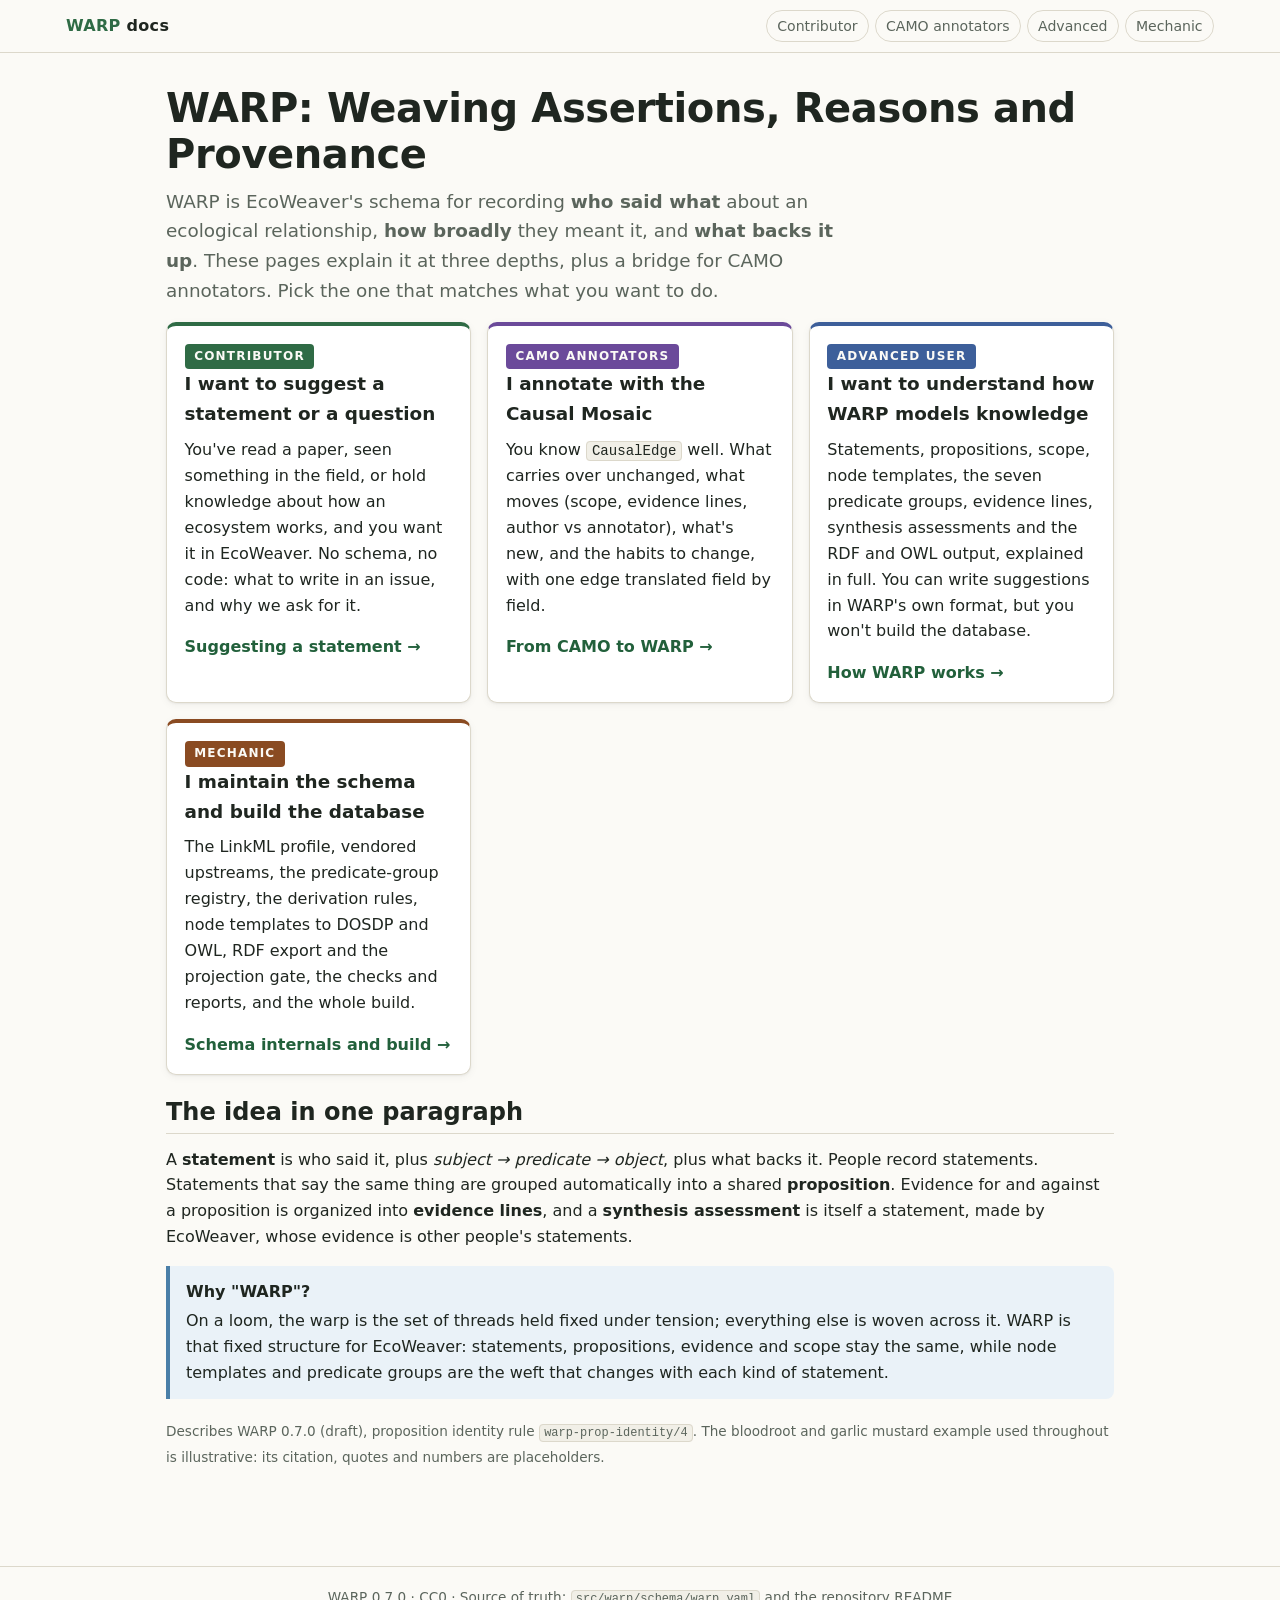
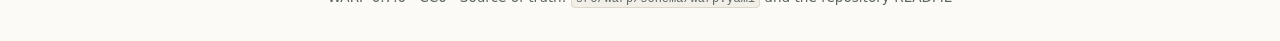
<file: docs/html/index.html>
<!doctype html>
<html lang="en">
<head>
<meta charset="utf-8">
<meta name="viewport" content="width=device-width, initial-scale=1">
<title>WARP Documentation</title>
<meta name="description" content="Documentation for WARP (Weaving Assertions, Reasons and Provenance), EcoWeaver's schema for sourced, scoped ecological statements, at three levels of depth.">
<link rel="stylesheet" href="warp-docs.css">
</head>
<body>
<header class="topbar"><div class="topbar-inner">
  <a class="brand" href="index.html"><span>WARP</span> docs</a>
  <nav class="levels" aria-label="Documentation level">
    <a class="l-basic" href="basic.html">Contributor</a>
    <a class="l-camo" href="camo.html">CAMO annotators</a>
    <a class="l-advanced" href="advanced.html">Advanced</a>
    <a class="l-mechanic" href="mechanic.html">Mechanic</a>
  </nav>
</div></header>

<div class="single">
<main>
  <h1>WARP: Weaving Assertions, Reasons and Provenance</h1>
  <p class="lede">WARP is EcoWeaver's schema for recording <strong>who said what</strong> about an ecological relationship, <strong>how broadly</strong> they meant it, and <strong>what backs it up</strong>. These pages explain it at three depths, plus a bridge for CAMO annotators. Pick the one that matches what you want to do.</p>

  <div class="cards">
    <a class="card basic" href="basic.html">
      <span class="eyebrow basic">Contributor</span>
      <h3>I want to suggest a statement or a question</h3>
      <p>You've read a paper, seen something in the field, or hold knowledge about how an ecosystem works, and you want it in EcoWeaver. No schema, no code: what to write in an issue, and why we ask for it.</p>
      <p class="go">Suggesting a statement →</p>
    </a>
    <a class="card camo" href="camo.html">
      <span class="eyebrow camo">CAMO annotators</span>
      <h3>I annotate with the Causal Mosaic</h3>
      <p>You know <code>CausalEdge</code> well. What carries over unchanged, what moves (scope, evidence lines, author vs annotator), what's new, and the habits to change, with one edge translated field by field.</p>
      <p class="go">From CAMO to WARP →</p>
    </a>
    <a class="card advanced" href="advanced.html">
      <span class="eyebrow advanced">Advanced user</span>
      <h3>I want to understand how WARP models knowledge</h3>
      <p>Statements, propositions, scope, node templates, the seven predicate groups, evidence lines, synthesis assessments and the RDF and OWL output, explained in full. You can write suggestions in WARP's own format, but you won't build the database.</p>
      <p class="go">How WARP works →</p>
    </a>
    <a class="card mechanic" href="mechanic.html">
      <span class="eyebrow mechanic">Mechanic</span>
      <h3>I maintain the schema and build the database</h3>
      <p>The LinkML profile, vendored upstreams, the predicate-group registry, the derivation rules, node templates to DOSDP and OWL, RDF export and the projection gate, the checks and reports, and the whole build.</p>
      <p class="go">Schema internals and build →</p>
    </a>
  </div>

  <h2>The idea in one paragraph</h2>
  <p>A <strong>statement</strong> is who said it, plus <em>subject → predicate → object</em>, plus what backs it. People record statements. Statements that say the same thing are grouped automatically into a shared <strong>proposition</strong>. Evidence for and against a proposition is organized into <strong>evidence lines</strong>, and a <strong>synthesis assessment</strong> is itself a statement, made by EcoWeaver, whose evidence is other people's statements.</p>

  <div class="callout note">
    <strong class="t">Why "WARP"?</strong>
    On a loom, the warp is the set of threads held fixed under tension; everything else is woven across it. WARP is that fixed structure for EcoWeaver: statements, propositions, evidence and scope stay the same, while node templates and predicate groups are the weft that changes with each kind of statement.
  </div>

  <p class="muted"><small>Describes WARP 0.7.0 (draft), proposition identity rule <code>warp-prop-identity/4</code>. The bloodroot and garlic mustard example used throughout is illustrative: its citation, quotes and numbers are placeholders.</small></p>
</main>
</div>
<footer>WARP 0.7.0 · CC0 · Source of truth: <code>src/warp/schema/warp.yaml</code> and the repository README</footer>
</body>
</html>
</file>
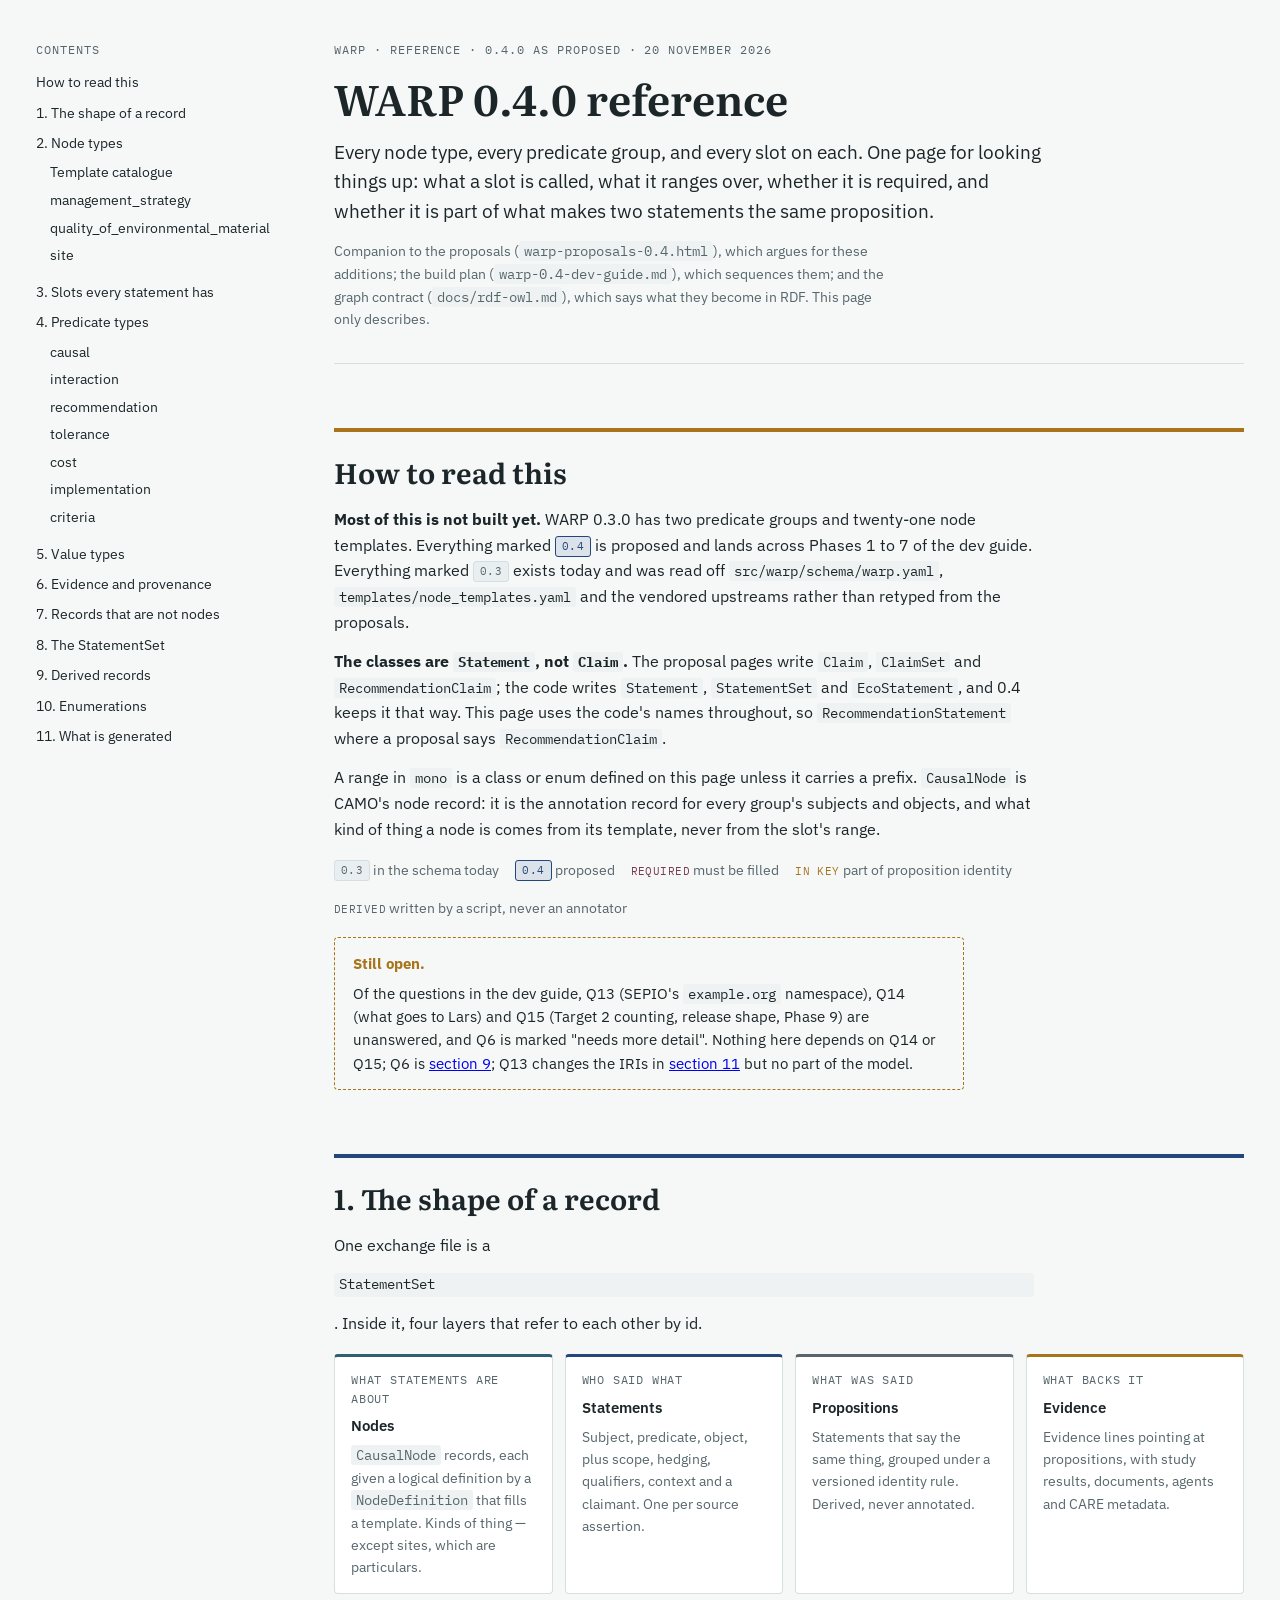
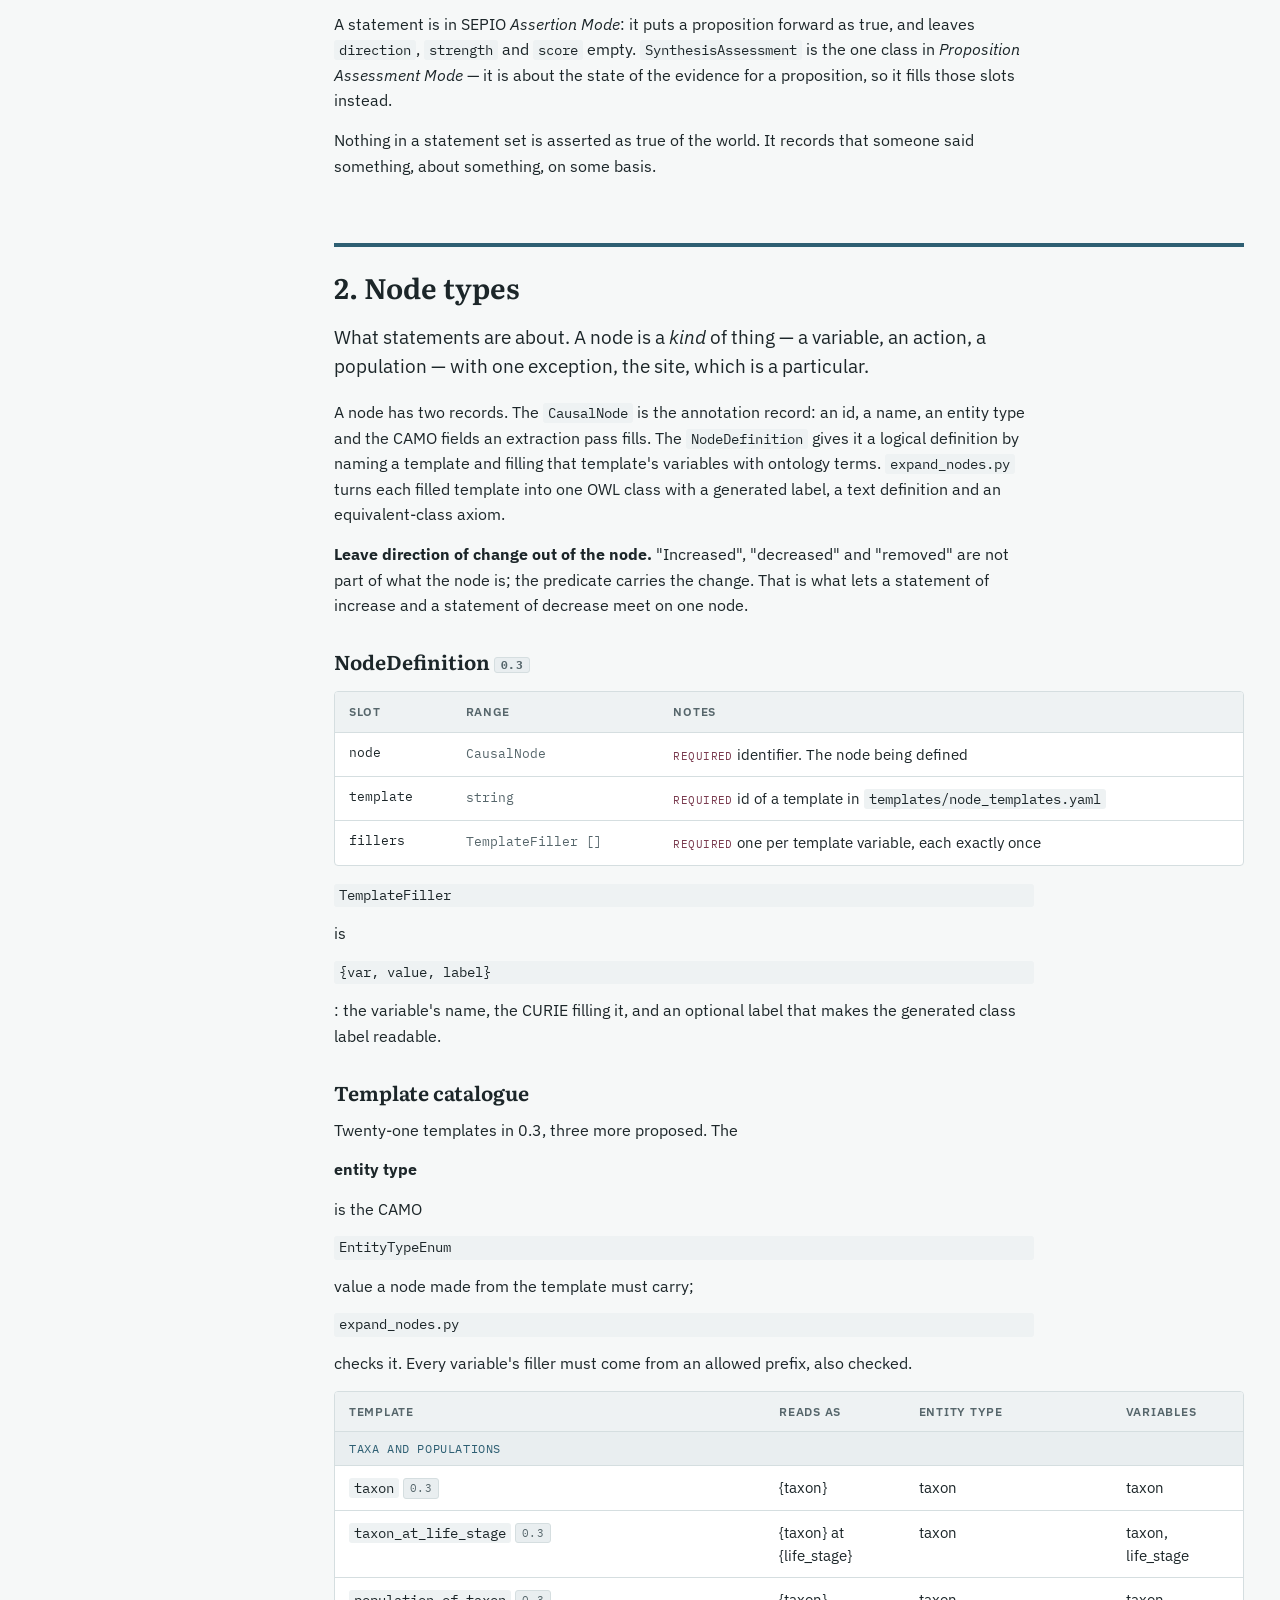
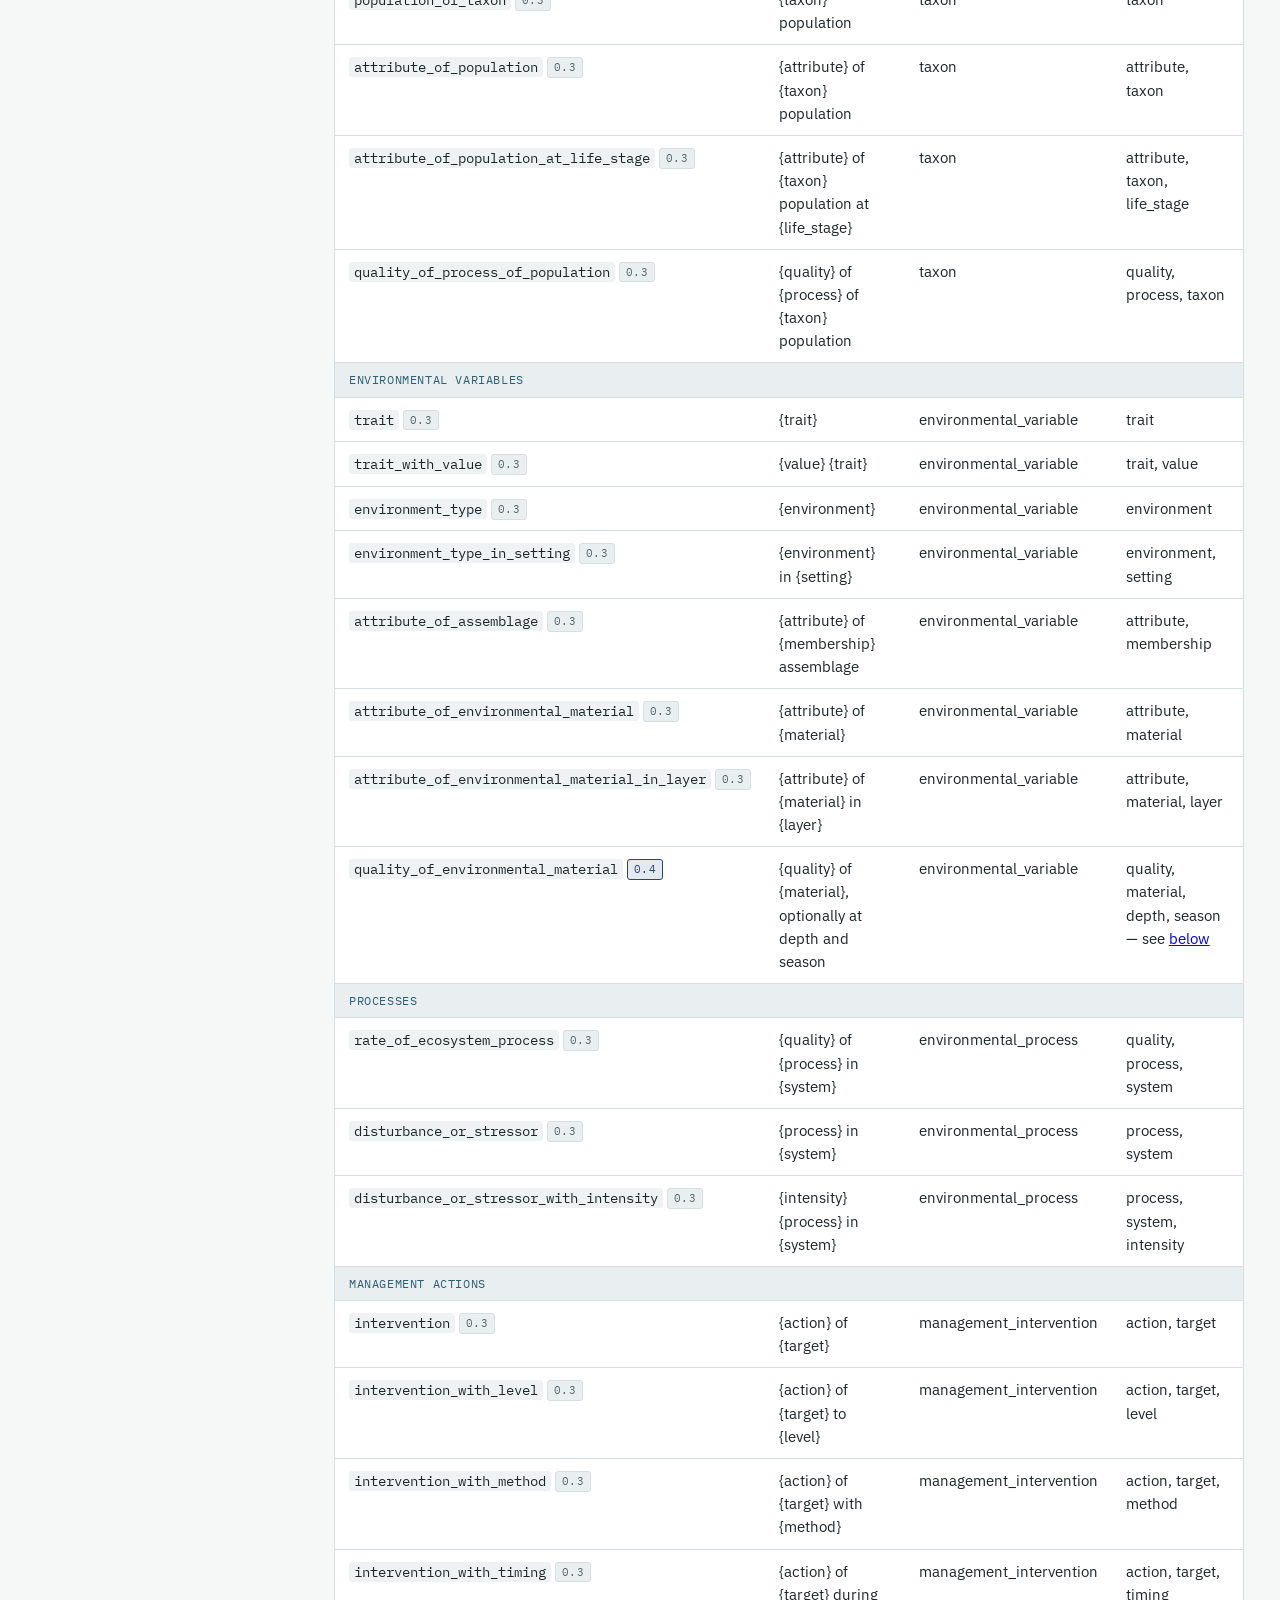
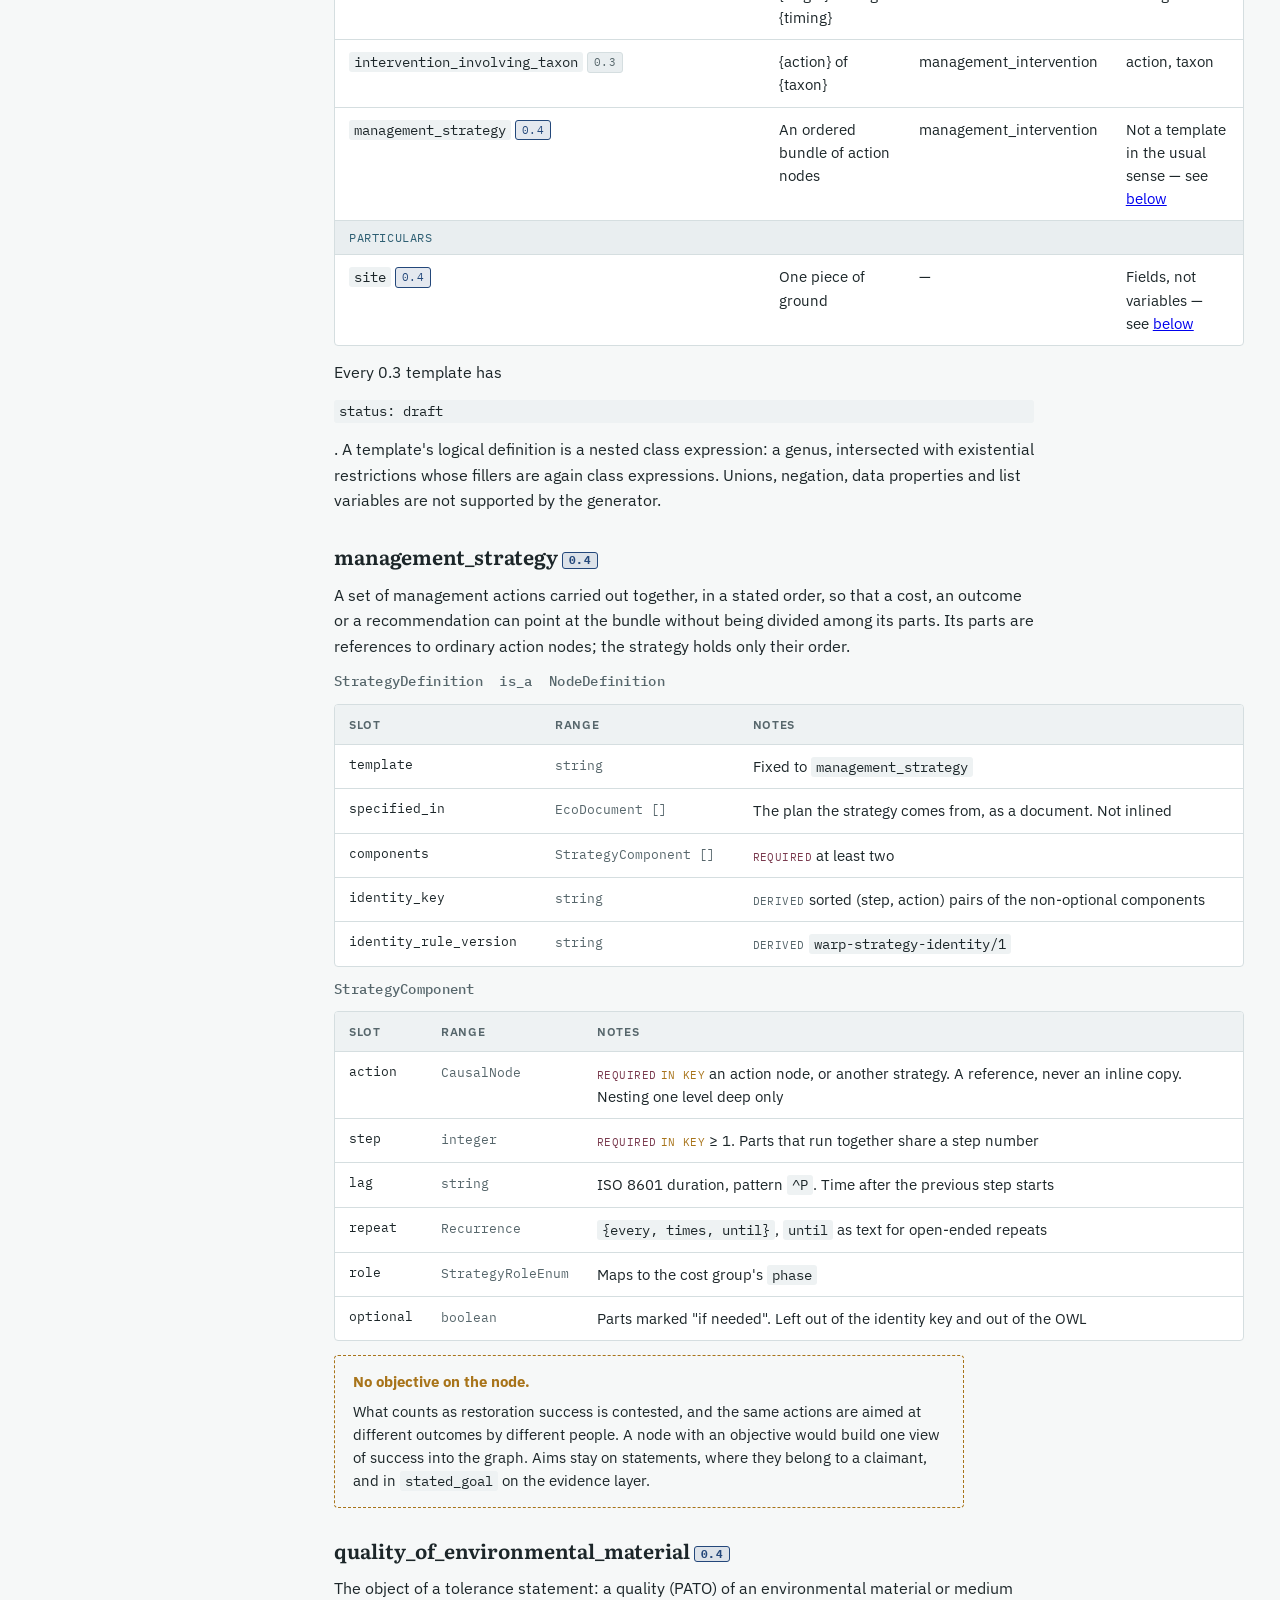
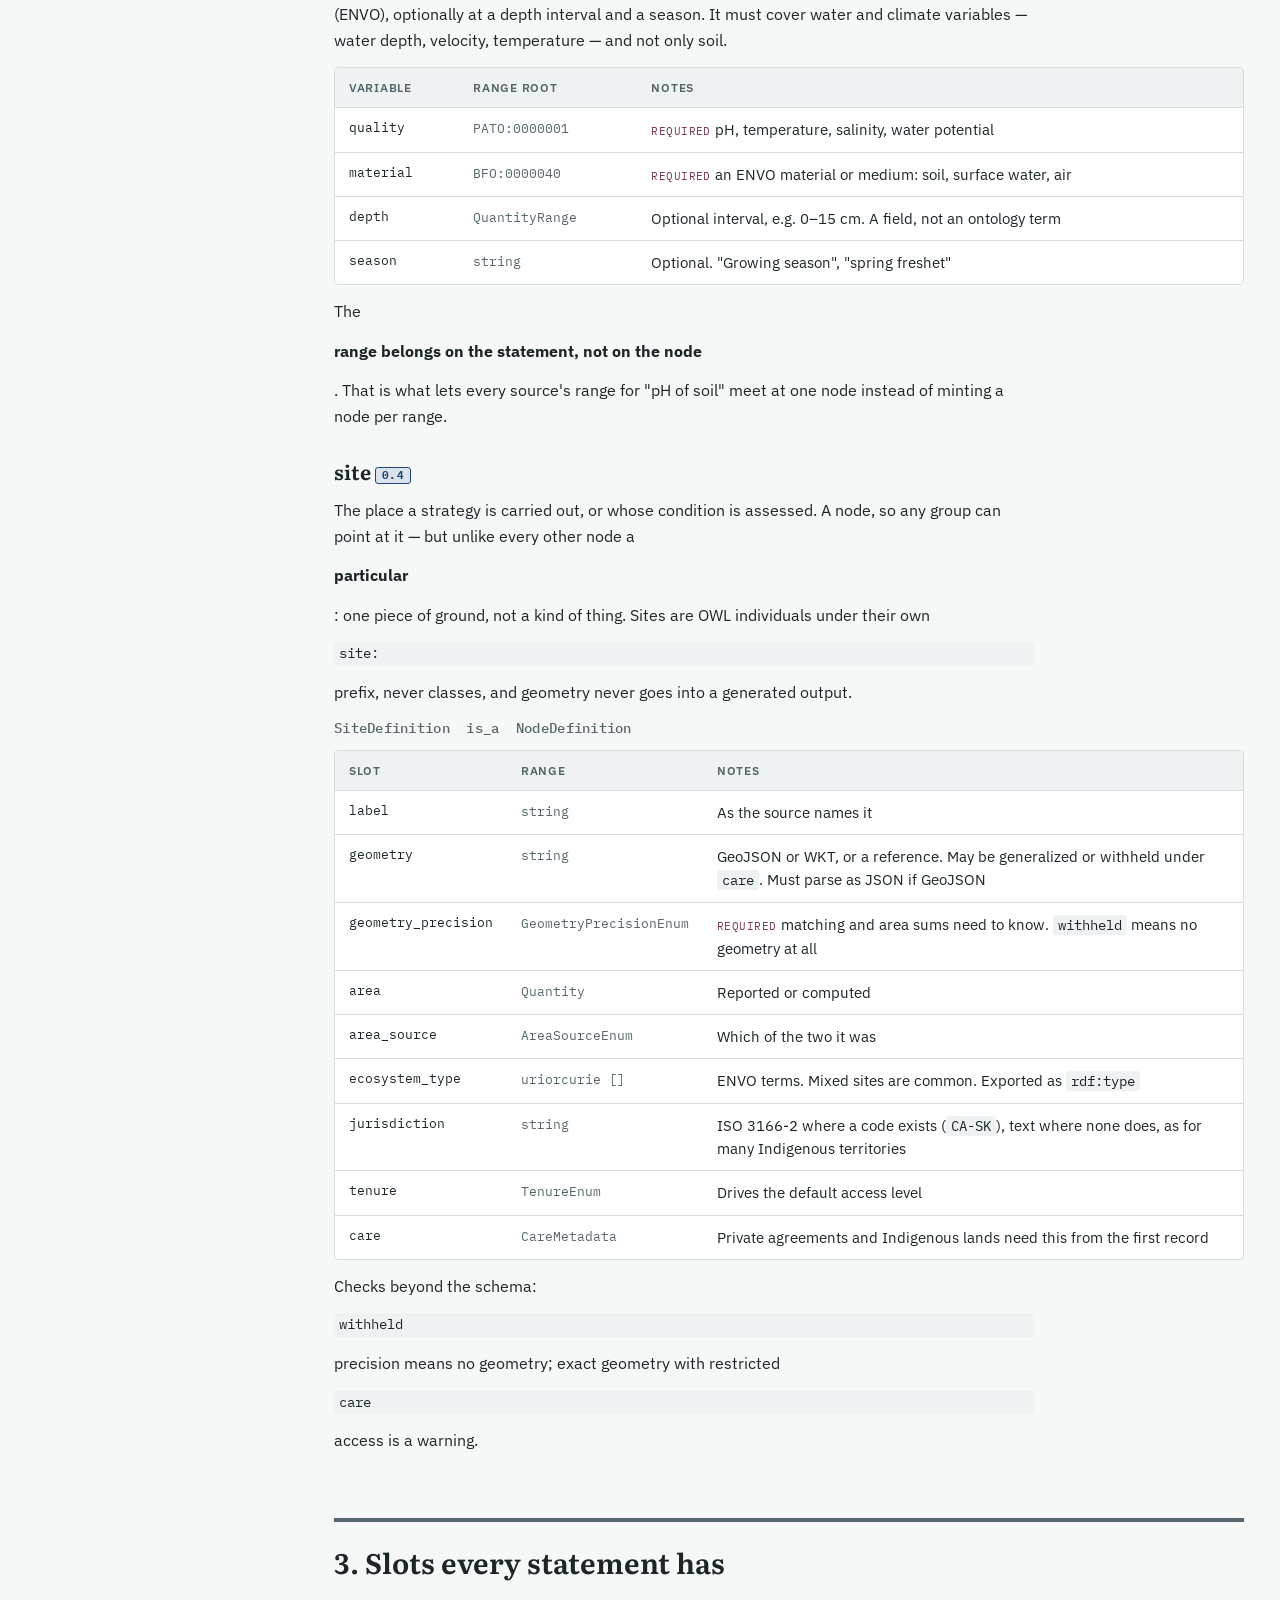
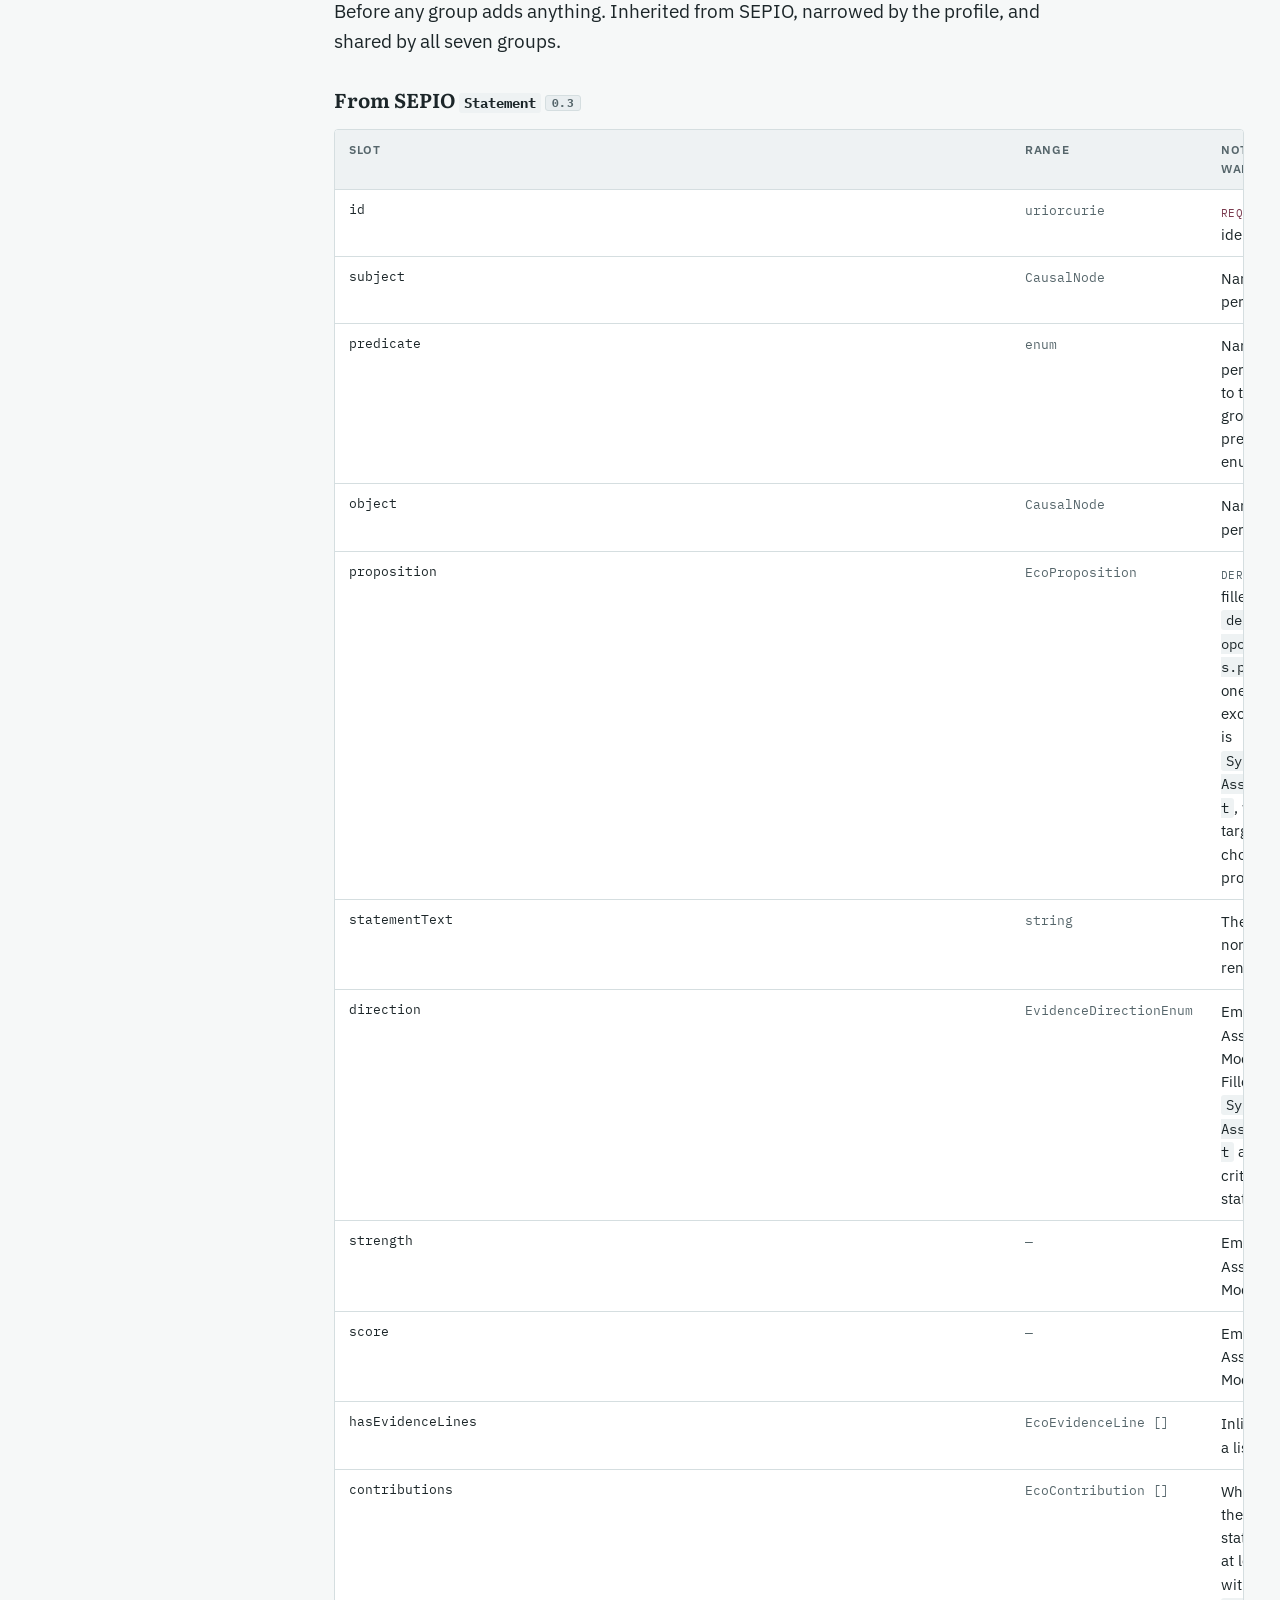
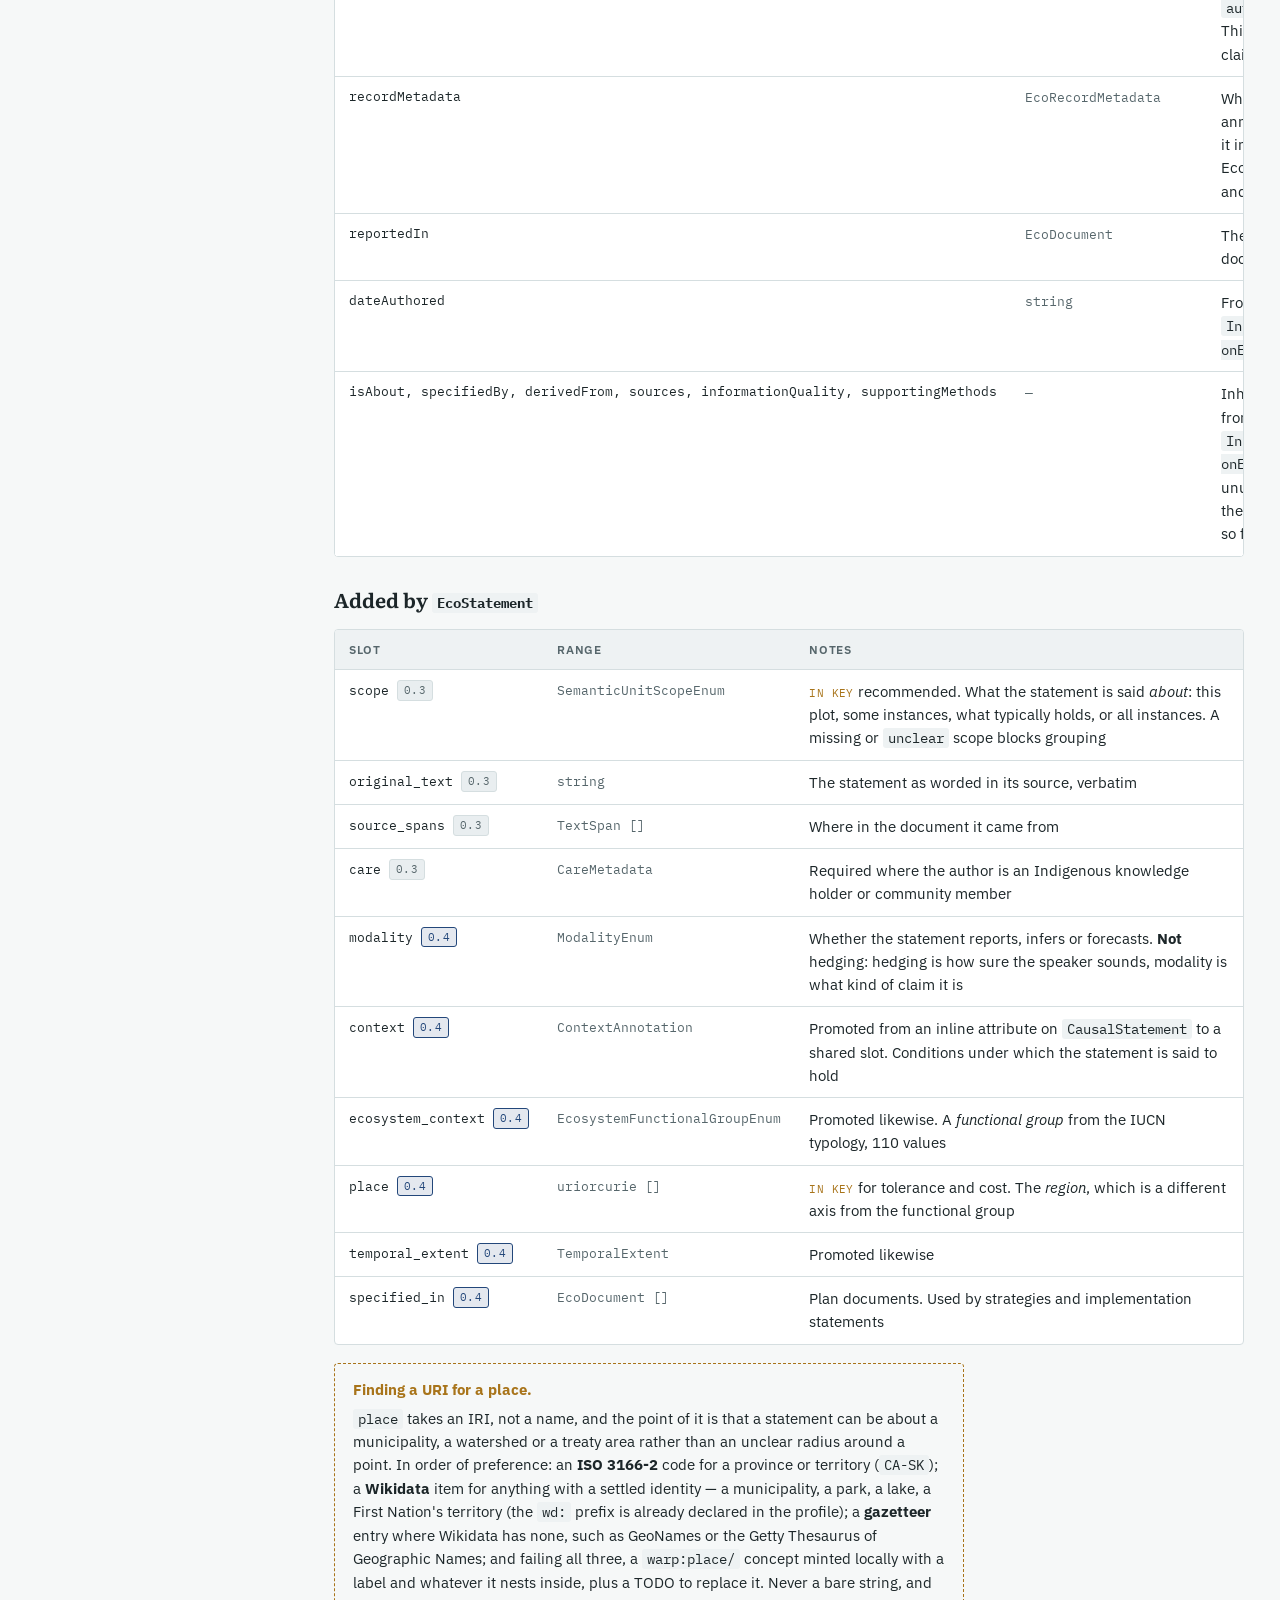
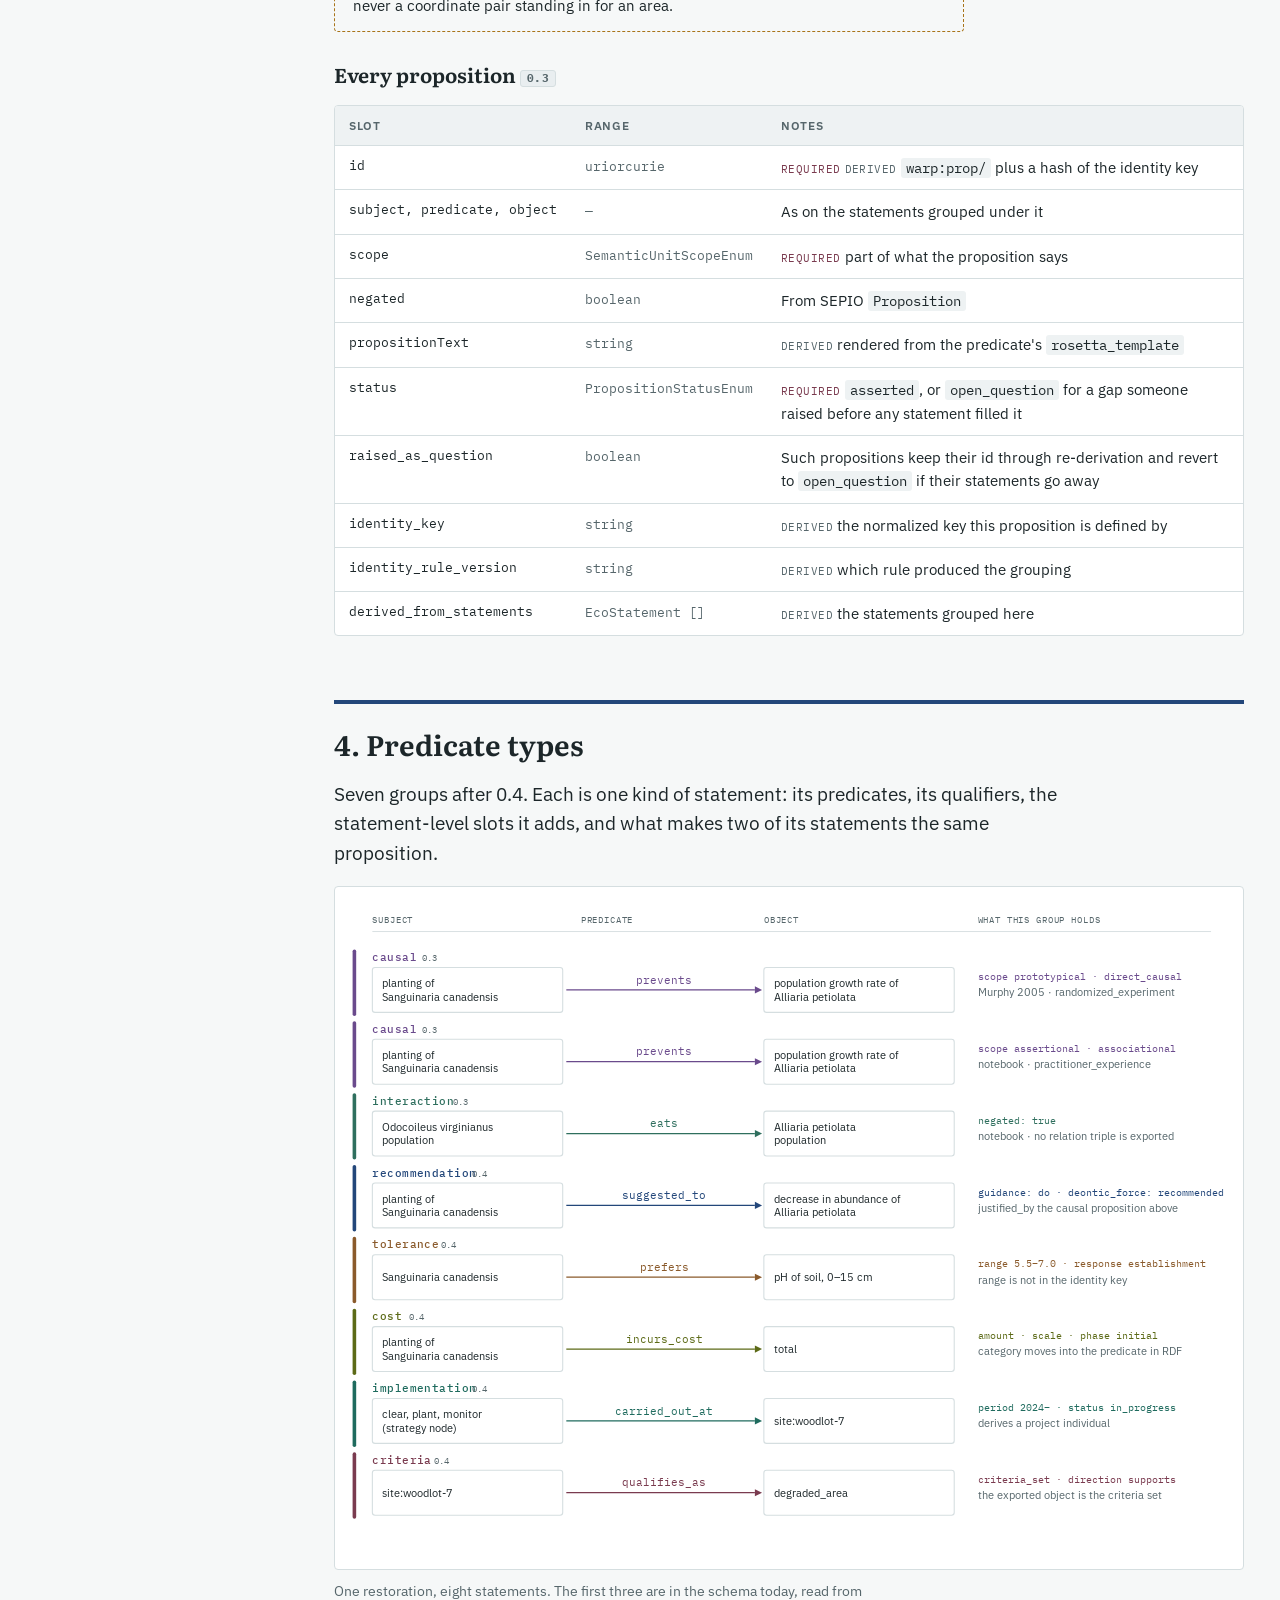
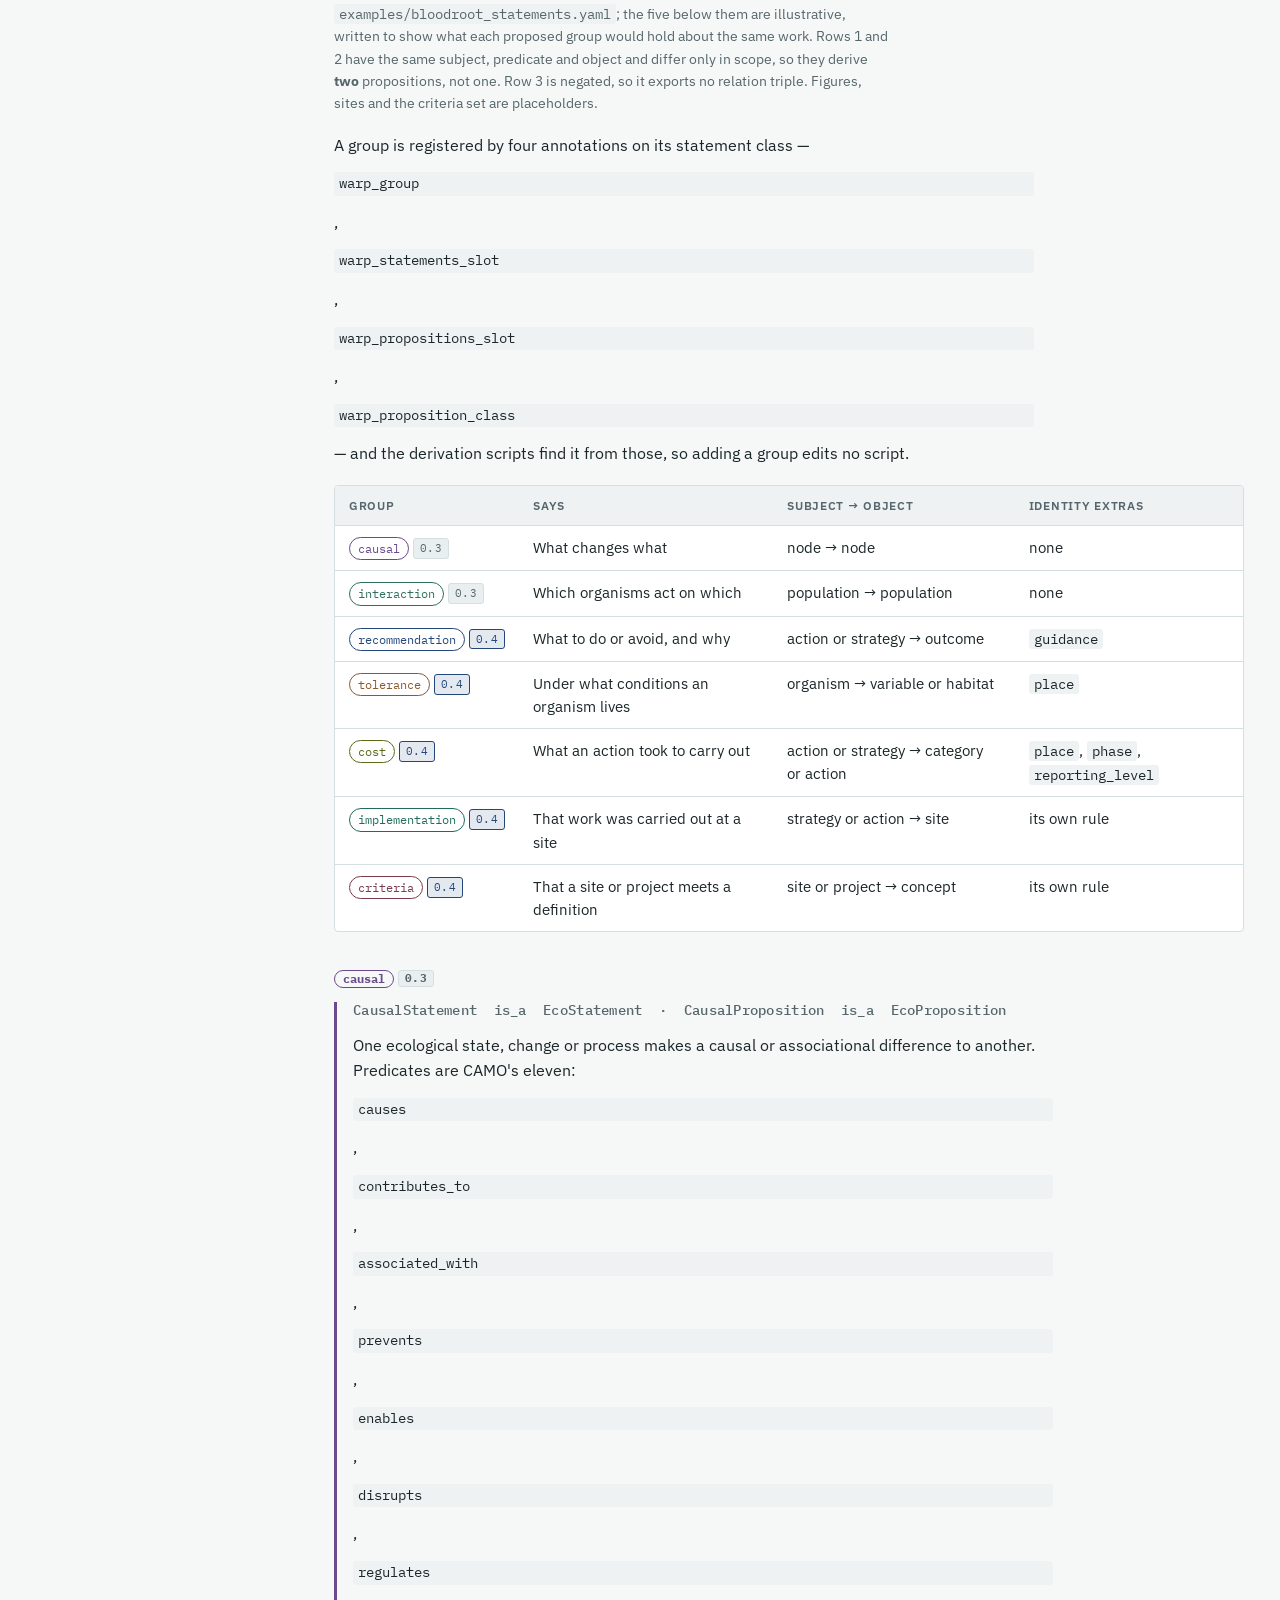
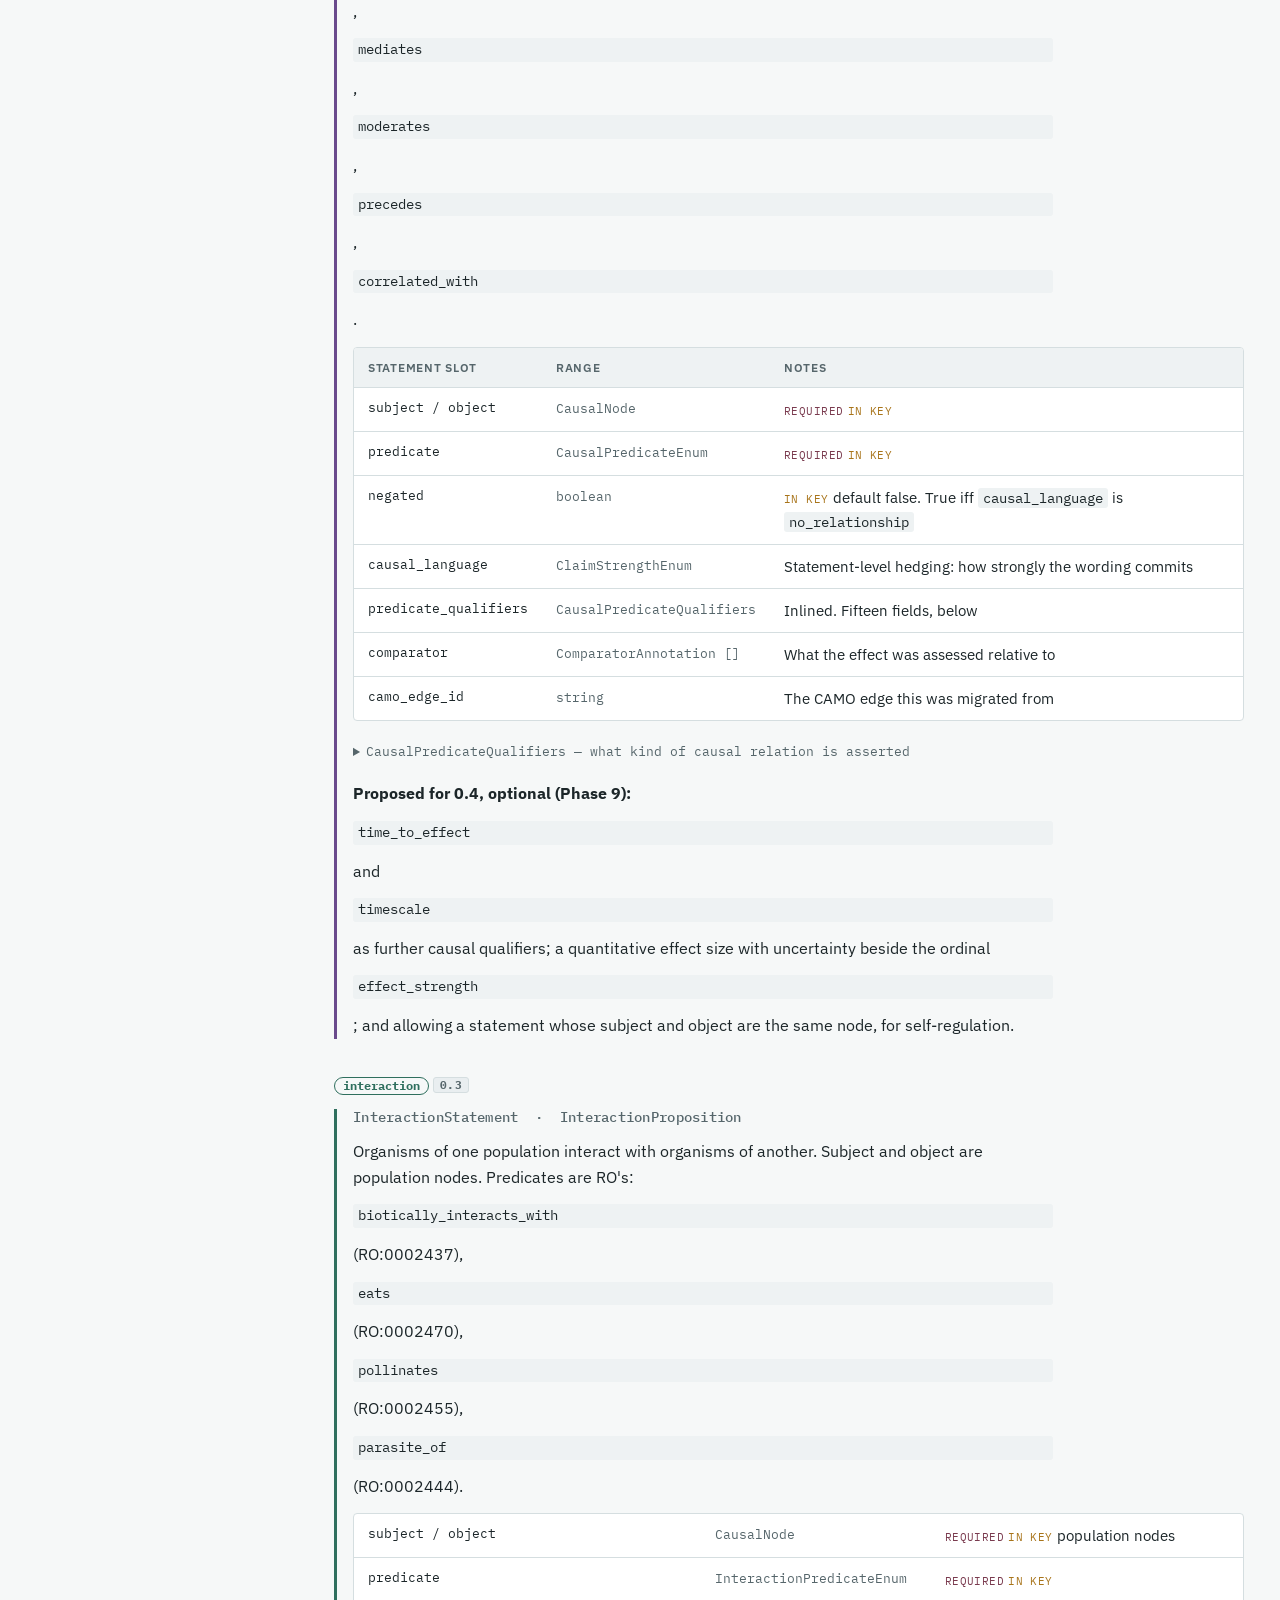
<file: warp-0.4-reference.html>
<!DOCTYPE html>
<html lang="en">
<head>
<meta charset="utf-8">
<meta name="viewport" content="width=device-width, initial-scale=1, viewport-fit=cover">
<title>WARP 0.4.0 reference</title>
<link rel="preconnect" href="https://fonts.googleapis.com">
<link rel="preconnect" href="https://fonts.gstatic.com" crossorigin>
<link rel="stylesheet" href="https://fonts.googleapis.com/css2?family=Literata:opsz,wght@7..72,500;7..72,650&family=IBM+Plex+Sans:ital,wght@0,400;0,500;0,600;1,400&family=IBM+Plex+Mono:wght@400;500&display=swap">
<style>

/* One reading column with a sticky contents rail on wide screens. Group colours follow the proposal series. */
:root {
  --bg: #f6f8f8; --surface: #ffffff; --fg: #1c2629; --muted: #56666b; --rule: #d5dee0;
  --accent: #23477a;
  --causal: #6a4a8c; --interaction: #2f6f5e; --rec: #23477a; --tol: #8a5a2b; --cost: #5c6a17;
  --impl: #1f6b5e; --crit: #7a3b4f; --node: #2e5f73; --weft: #a8741a;
  --code-bg: #eef2f3; --tint: #e9eef0;
  --f-display: "Literata", Georgia, "Times New Roman", serif;
  --f-body: "IBM Plex Sans", system-ui, -apple-system, "Segoe UI", sans-serif;
  --f-mono: "IBM Plex Mono", ui-monospace, "SFMono-Regular", Menlo, monospace;
}
@media (prefers-color-scheme: dark) {
  :root {
    --bg: #121a1d; --surface: #182327; --fg: #e3eaec; --muted: #9aabb0; --rule: #2c3a3f;
    --accent: #8fb0e6; --causal: #c3a4e6; --interaction: #7fc9b3; --rec: #8fb0e6; --tol: #e0a96f;
    --cost: #c3cf78; --impl: #7fd0bf; --crit: #e39bb2; --node: #84c0d6; --weft: #e3b25c;
    --code-bg: #1d2a2e; --tint: #1c262a; color-scheme: dark;
  }
}
* { box-sizing: border-box; }
html { scroll-behavior: smooth; scroll-padding-top: 16px; }
body { margin: 0; background: var(--bg); color: var(--fg); font-family: var(--f-body); font-size: 16px; line-height: 1.6; }
.layout { max-width: 1240px; margin: 0 auto; display: grid; grid-template-columns: 250px minmax(0, 1fr); gap: 48px;
  padding: 40px max(16px, env(safe-area-inset-right, 0px)) 80px max(16px, env(safe-area-inset-left, 0px)); }
nav.toc { position: sticky; top: 16px; align-self: start; max-height: calc(100vh - 32px); overflow-y: auto; font-size: 14px; }
nav.toc .eyebrow { margin-bottom: 10px; }
nav.toc ol { list-style: none; padding: 0; margin: 0; display: flex; flex-direction: column; gap: 4px; }
nav.toc ol ol { padding-left: 14px; margin: 4px 0 6px; gap: 2px; font-size: 13.5px; }
nav.toc a { color: var(--fg); text-decoration: none; display: block; padding: 2px 0; }
nav.toc a:hover { color: var(--accent); }
nav.toc .sw { display: inline-block; width: 8px; height: 8px; border-radius: 50%; margin-right: 7px; vertical-align: 1px; }
main { display: flex; flex-direction: column; gap: 64px; min-width: 0; }
@media (max-width: 960px) {
  .layout { grid-template-columns: minmax(0, 1fr); gap: 32px; }
  nav.toc { position: static; max-height: none; border: 1px solid var(--rule); border-radius: 4px; background: var(--surface); padding: 16px; }
}
.prose { max-width: 70ch; display: flex; flex-direction: column; gap: 14px; }
header.top { display: flex; flex-direction: column; gap: 14px; border-bottom: 1px solid var(--rule); padding-bottom: 32px; }
.eyebrow { font-family: var(--f-mono); font-size: 12px; letter-spacing: .08em; text-transform: uppercase; color: var(--muted); }
h1, h2, h3, h4 { font-family: var(--f-display); text-wrap: balance; margin: 0; line-height: 1.2; }
h1 { font-size: clamp(30px, 5vw, 42px); font-weight: 650; }
h2 { font-size: 28px; font-weight: 650; }
h3 { font-size: 20px; font-weight: 650; margin-top: 12px; }
h4 { font-size: 16.5px; font-weight: 650; }
p { margin: 0; }
section.part { display: flex; flex-direction: column; gap: 18px; border-top: 4px solid var(--c, var(--rule)); padding-top: 24px; }
.sub { display: flex; flex-direction: column; gap: 14px; }
.lede { font-size: 18.5px; max-width: 66ch; }
.meta { font-size: 14px; color: var(--muted); max-width: 70ch; }
code, pre { font-family: var(--f-mono); font-size: 13.5px; }
:not(pre) > code { background: var(--code-bg); padding: 1px 5px; border-radius: 3px; overflow-wrap: anywhere; }
pre { background: var(--code-bg); border: 1px solid var(--rule); border-radius: 4px; padding: 16px 18px; margin: 0; overflow-x: auto; line-height: 1.55; }
.c { color: var(--muted); }
ul, ol { margin: 0; padding-left: 22px; display: flex; flex-direction: column; gap: 8px; }
.tablewrap { overflow-x: auto; border: 1px solid var(--rule); border-radius: 4px; background: var(--surface); }
table { border-collapse: collapse; width: 100%; font-size: 14.5px; min-width: 640px; }
th, td { text-align: left; vertical-align: top; padding: 10px 14px; border-bottom: 1px solid var(--rule); }
tr:last-child td { border-bottom: none; }
th { font-size: 12px; text-transform: uppercase; letter-spacing: .06em; color: var(--muted); font-weight: 600; background: var(--code-bg); }
td:first-child { white-space: nowrap; }
td.wrap, th.wrap { white-space: normal; }
tr.band td { background: var(--tint); font-family: var(--f-mono); font-size: 12px; letter-spacing: .05em; text-transform: uppercase; color: var(--c, var(--muted)); padding-block: 7px; }
.chip { display: inline-block; font-family: var(--f-mono); font-size: 12px; padding: 1px 8px; border-radius: 99px; border: 1px solid currentColor; white-space: nowrap; }
.g-causal { color: var(--causal); } .g-inter { color: var(--interaction); } .g-rec { color: var(--rec); }
.g-tol { color: var(--tol); } .g-cost { color: var(--cost); } .g-impl { color: var(--impl); } .g-crit { color: var(--crit); } .g-node { color: var(--node); }
.key { color: var(--weft); }
.flag { font-family: var(--f-mono); font-size: 11.5px; color: var(--weft); white-space: nowrap; }
.test { background: var(--tint); border-left: 3px solid var(--c, var(--accent)); border-radius: 4px; padding: 18px 22px; display: flex; flex-direction: column; gap: 8px; max-width: 70ch; }
.test .q { font-family: var(--f-display); font-size: 20px; font-weight: 500; line-height: 1.35; }
.note { border: 1px dashed var(--weft); border-radius: 4px; padding: 14px 18px; max-width: 70ch; font-size: 14.5px; display: flex; flex-direction: column; gap: 6px; }
.note strong:first-child { color: var(--weft); }
.shape { display: grid; grid-template-columns: minmax(0,1fr) auto minmax(0,1fr); gap: 12px; align-items: center; max-width: 820px; }
.node { background: var(--surface); border: 1.5px solid var(--rule); border-radius: 4px; padding: 12px 14px; min-width: 0; }
.node .lbl { font-family: var(--f-mono); font-size: 11.5px; text-transform: uppercase; letter-spacing: .07em; color: var(--muted); }
.node .val { font-size: 15px; margin-top: 4px; }
.edge { font-family: var(--f-mono); font-size: 14px; color: var(--c, var(--accent)); font-weight: 500; text-align: center; white-space: nowrap; }
.edge::after { content: "→"; display: block; font-size: 22px; line-height: 1; }
.below { grid-column: 1 / -1; display: grid; grid-template-columns: repeat(3, minmax(0,1fr)); gap: 12px; }
.below .node { border-style: dashed; }
@media (max-width: 640px) { .shape { grid-template-columns: minmax(0,1fr); } .edge::after { content: "↓"; } .below { grid-template-columns: minmax(0,1fr); } }
.cards { display: grid; grid-template-columns: repeat(auto-fit, minmax(200px, 1fr)); gap: 12px; }
.card { background: var(--surface); border: 1px solid var(--rule); border-top: 3px solid var(--c, var(--rule)); border-radius: 4px; padding: 14px 16px; display: flex; flex-direction: column; gap: 6px; min-width: 0; }
.card .lbl { font-family: var(--f-mono); font-size: 11.5px; text-transform: uppercase; letter-spacing: .07em; color: var(--muted); }
.card .val { font-size: 15px; font-weight: 600; overflow-wrap: anywhere; }
.card .d { font-size: 14px; color: var(--muted); }
.figure { display: flex; flex-direction: column; gap: 10px; }
.figure .frame { background: var(--surface); border: 1px solid var(--rule); border-radius: 4px; padding: 12px; overflow-x: auto; }
.figure svg { display: block; width: 100%; min-width: 540px; height: auto; }
.figure .cap { font-size: 14px; color: var(--muted); max-width: 70ch; }

/* figure */
.figure { display: flex; flex-direction: column; gap: 10px; }
.figure .frame { background: var(--surface); border: 1px solid var(--rule); border-radius: 4px; padding: 14px; overflow-x: auto; }
.figure svg { display: block; width: 100%; min-width: 820px; height: auto; }
.figure .cap { font-size: 14px; color: var(--muted); max-width: 70ch; }
svg .rule { fill: var(--c, var(--rule)); }
svg .part { fill: var(--surface); stroke: var(--rule); stroke-width: 1.2; }
svg .arrow { stroke: var(--c, var(--muted)); stroke-width: 1.4; }
svg .ahead { fill: var(--c, var(--muted)); }
svg .hdrule { stroke: var(--rule); stroke-width: 1; }
svg .t-hd { font-family: var(--f-mono); font-size: 10.5px; letter-spacing: .09em; fill: var(--muted); }
svg .t-grp { font-family: var(--f-mono); font-size: 12px; letter-spacing: .04em; fill: var(--c, var(--fg)); font-weight: 500; }
svg .t-ver { font-family: var(--f-mono); font-size: 10px; fill: var(--muted); }
svg .t-nd { font-family: var(--f-body); font-size: 12.5px; fill: var(--fg); }
svg .t-pred { font-family: var(--f-mono); font-size: 12px; fill: var(--c, var(--accent)); text-anchor: middle; }
svg .t-qual { font-family: var(--f-mono); font-size: 11.5px; fill: var(--c, var(--fg)); }
svg .t-note { font-family: var(--f-body); font-size: 12px; fill: var(--muted); }

/* reference-specific */
.ver { display: inline-block; font-family: var(--f-mono); font-size: 10.5px; letter-spacing: .04em; padding: 1px 6px; border-radius: 3px; white-space: nowrap; vertical-align: 1px; }
.v03 { background: var(--tint); color: var(--muted); border: 1px solid var(--rule); }
.v04 { background: color-mix(in srgb, var(--accent) 12%, transparent); color: var(--accent); border: 1px solid currentColor; }
.f { font-family: var(--f-mono); font-size: 11px; letter-spacing: .04em; text-transform: uppercase; white-space: nowrap; }
.f-req { color: var(--crit); } .f-key { color: var(--weft); } .f-der { color: var(--muted); }
table.slots { min-width: 720px; }
table.slots td:first-child { font-family: var(--f-mono); font-size: 13px; white-space: nowrap; }
table.slots td:nth-child(2) { font-family: var(--f-mono); font-size: 12.5px; color: var(--muted); white-space: nowrap; }
.legend { display: flex; flex-wrap: wrap; gap: 16px; font-size: 13.5px; color: var(--muted); align-items: baseline; }
.grp { border-left: 3px solid var(--c, var(--rule)); padding-left: 16px; display: flex; flex-direction: column; gap: 14px; }
h4.sig { font-family: var(--f-mono); font-size: 13.5px; font-weight: 500; color: var(--muted); letter-spacing: .02em; }
details.sk > summary { cursor: pointer; font-family: var(--f-mono); font-size: 12.5px; color: var(--muted); padding: 6px 0; }
.two { display: grid; grid-template-columns: repeat(auto-fit, minmax(280px, 1fr)); gap: 14px; }
@media (max-width: 640px) { table.slots, table { min-width: 0; } th, td { padding: 8px 10px; } td:first-child { white-space: normal; } }

</style>
</head>
<body>
<div class="layout">

<nav class="toc" aria-label="Contents">
  <div class="eyebrow">Contents</div>
  <ol>
    <li><a href="#read">How to read this</a></li>
    <li><a href="#shape">1. The shape of a record</a></li>
    <li><a href="#nodes">2. Node types</a>
      <ol>
        <li><a href="#templates">Template catalogue</a></li>
        <li><a href="#t-strategy">management_strategy</a></li>
        <li><a href="#t-qoem">quality_of_environmental_material</a></li>
        <li><a href="#t-site">site</a></li>
      </ol>
    </li>
    <li><a href="#shared">3. Slots every statement has</a></li>
    <li><a href="#groups">4. Predicate types</a>
      <ol>
        <li><a href="#g-causal">causal</a></li>
        <li><a href="#g-inter">interaction</a></li>
        <li><a href="#g-rec">recommendation</a></li>
        <li><a href="#g-tol">tolerance</a></li>
        <li><a href="#g-cost">cost</a></li>
        <li><a href="#g-impl">implementation</a></li>
        <li><a href="#g-crit">criteria</a></li>
      </ol>
    </li>
    <li><a href="#values">5. Value types</a></li>
    <li><a href="#evidence">6. Evidence and provenance</a></li>
    <li><a href="#records">7. Records that are not nodes</a></li>
    <li><a href="#container">8. The StatementSet</a></li>
    <li><a href="#derived">9. Derived records</a></li>
    <li><a href="#enums">10. Enumerations</a></li>
    <li><a href="#output">11. What is generated</a></li>
  </ol>
</nav>

<main>

<header class="top">
  <div class="eyebrow">WARP &middot; reference &middot; 0.4.0 as proposed &middot; 20 November 2026</div>
  <h1>WARP 0.4.0 reference</h1>
  <p class="lede">Every node type, every predicate group, and every slot on each. One page for looking things up: what a slot is called, what it ranges over, whether it is required, and whether it is part of what makes two statements the same proposition.</p>
  <p class="meta">Companion to the proposals (<code>warp-proposals-0.4.html</code>), which argues for these additions; the build plan (<code>warp-0.4-dev-guide.md</code>), which sequences them; and the graph contract (<code>docs/rdf-owl.md</code>), which says what they become in RDF. This page only describes.</p>
</header>

<!-- ======================================================= HOW TO READ -->
<section class="part" id="read" style="--c: var(--weft)">
  <h2>How to read this</h2>
  <div class="prose">
    <p><strong>Most of this is not built yet.</strong> WARP 0.3.0 has two predicate groups and twenty-one node templates. Everything marked <span class="ver v04">0.4</span> is proposed and lands across Phases&nbsp;1 to&nbsp;7 of the dev guide. Everything marked <span class="ver v03">0.3</span> exists today and was read off <code>src/warp/schema/warp.yaml</code>, <code>templates/node_templates.yaml</code> and the vendored upstreams rather than retyped from the proposals.</p>
    <p><strong>The classes are <code>Statement</code>, not <code>Claim</code>.</strong> The proposal pages write <code>Claim</code>, <code>ClaimSet</code> and <code>RecommendationClaim</code>; the code writes <code>Statement</code>, <code>StatementSet</code> and <code>EcoStatement</code>, and 0.4 keeps it that way. This page uses the code's names throughout, so <code>RecommendationStatement</code> where a proposal says <code>RecommendationClaim</code>.</p>
    <p>A range in <code>mono</code> is a class or enum defined on this page unless it carries a prefix. <code>CausalNode</code> is CAMO's node record: it is the annotation record for every group's subjects and objects, and what kind of thing a node is comes from its template, never from the slot's range.</p>
  </div>
  <div class="legend">
    <span><span class="ver v03">0.3</span> in the schema today</span>
    <span><span class="ver v04">0.4</span> proposed</span>
    <span><span class="f f-req">required</span> must be filled</span>
    <span><span class="f f-key">in key</span> part of proposition identity</span>
    <span><span class="f f-der">derived</span> written by a script, never an annotator</span>
  </div>
  <div class="note"><strong>Still open.</strong><span>Of the questions in the dev guide, Q13 (SEPIO's <code>example.org</code> namespace), Q14 (what goes to Lars) and Q15 (Target&nbsp;2 counting, release shape, Phase&nbsp;9) are unanswered, and Q6 is marked "needs more detail". Nothing here depends on Q14 or Q15; Q6 is <a href="#derived">section&nbsp;9</a>; Q13 changes the IRIs in <a href="#output">section&nbsp;11</a> but no part of the model.</span></div>
</section>

<!-- ======================================================= 1 SHAPE -->
<section class="part" id="shape" style="--c: var(--accent)">
  <h2>1. The shape of a record</h2>
  <p class="prose">One exchange file is a <code>StatementSet</code>. Inside it, four layers that refer to each other by id.</p>
  <div class="cards">
    <div class="card" style="--c: var(--node)"><span class="lbl">What statements are about</span><span class="val">Nodes</span><span class="d"><code>CausalNode</code> records, each given a logical definition by a <code>NodeDefinition</code> that fills a template. Kinds of thing &mdash; except sites, which are particulars.</span></div>
    <div class="card" style="--c: var(--accent)"><span class="lbl">Who said what</span><span class="val">Statements</span><span class="d">Subject, predicate, object, plus scope, hedging, qualifiers, context and a claimant. One per source assertion.</span></div>
    <div class="card" style="--c: var(--muted)"><span class="lbl">What was said</span><span class="val">Propositions</span><span class="d">Statements that say the same thing, grouped under a versioned identity rule. Derived, never annotated.</span></div>
    <div class="card" style="--c: var(--weft)"><span class="lbl">What backs it</span><span class="val">Evidence</span><span class="d">Evidence lines pointing at propositions, with study results, documents, agents and CARE metadata.</span></div>
  </div>
  <div class="prose">
    <p>A statement is in SEPIO <em>Assertion Mode</em>: it puts a proposition forward as true, and leaves <code>direction</code>, <code>strength</code> and <code>score</code> empty. <code>SynthesisAssessment</code> is the one class in <em>Proposition Assessment Mode</em> &mdash; it is about the state of the evidence for a proposition, so it fills those slots instead.</p>
    <p>Nothing in a statement set is asserted as true of the world. It records that someone said something, about something, on some basis.</p>
  </div>
</section>

<!-- ======================================================= 2 NODES -->
<section class="part" id="nodes" style="--c: var(--node)">
  <h2>2. Node types</h2>
  <p class="lede">What statements are about. A node is a <em>kind</em> of thing &mdash; a variable, an action, a population &mdash; with one exception, the site, which is a particular.</p>
  <div class="prose">
    <p>A node has two records. The <code>CausalNode</code> is the annotation record: an id, a name, an entity type and the CAMO fields an extraction pass fills. The <code>NodeDefinition</code> gives it a logical definition by naming a template and filling that template's variables with ontology terms. <code>expand_nodes.py</code> turns each filled template into one OWL class with a generated label, a text definition and an equivalent-class axiom.</p>
    <p><strong>Leave direction of change out of the node.</strong> "Increased", "decreased" and "removed" are not part of what the node is; the predicate carries the change. That is what lets a statement of increase and a statement of decrease meet on one node.</p>
  </div>

  <h3>NodeDefinition <span class="ver v03">0.3</span></h3>
  <div class="tablewrap"><table class="slots">
    <thead><tr><th>Slot</th><th>Range</th><th class="wrap">Notes</th></tr></thead>
    <tbody>
      <tr><td>node</td><td>CausalNode</td><td class="wrap"><span class="f f-req">required</span> identifier. The node being defined</td></tr>
      <tr><td>template</td><td>string</td><td class="wrap"><span class="f f-req">required</span> id of a template in <code>templates/node_templates.yaml</code></td></tr>
      <tr><td>fillers</td><td>TemplateFiller&nbsp;[]</td><td class="wrap"><span class="f f-req">required</span> one per template variable, each exactly once</td></tr>
    </tbody>
  </table></div>
  <p class="prose"><code>TemplateFiller</code> is <code>{var, value, label}</code>: the variable's name, the CURIE filling it, and an optional label that makes the generated class label readable.</p>

  <div class="sub" id="templates">
    <h3>Template catalogue</h3>
    <p class="prose">Twenty-one templates in 0.3, three more proposed. The <strong>entity type</strong> is the CAMO <code>EntityTypeEnum</code> value a node made from the template must carry; <code>expand_nodes.py</code> checks it. Every variable's filler must come from an allowed prefix, also checked.</p>
    <div class="tablewrap"><table>
      <thead><tr><th>Template</th><th class="wrap">Reads as</th><th>Entity type</th><th class="wrap">Variables</th></tr></thead>
      <tbody>
        <tr class="band"><td colspan="4">Taxa and populations</td></tr>
        <tr><td><code>taxon</code> <span class="ver v03">0.3</span></td><td class="wrap">{taxon}</td><td>taxon</td><td class="wrap">taxon</td></tr>
        <tr><td><code>taxon_at_life_stage</code> <span class="ver v03">0.3</span></td><td class="wrap">{taxon} at {life_stage}</td><td>taxon</td><td class="wrap">taxon, life_stage</td></tr>
        <tr><td><code>population_of_taxon</code> <span class="ver v03">0.3</span></td><td class="wrap">{taxon} population</td><td>taxon</td><td class="wrap">taxon</td></tr>
        <tr><td><code>attribute_of_population</code> <span class="ver v03">0.3</span></td><td class="wrap">{attribute} of {taxon} population</td><td>taxon</td><td class="wrap">attribute, taxon</td></tr>
        <tr><td><code>attribute_of_population_at_life_stage</code> <span class="ver v03">0.3</span></td><td class="wrap">{attribute} of {taxon} population at {life_stage}</td><td>taxon</td><td class="wrap">attribute, taxon, life_stage</td></tr>
        <tr><td><code>quality_of_process_of_population</code> <span class="ver v03">0.3</span></td><td class="wrap">{quality} of {process} of {taxon} population</td><td>taxon</td><td class="wrap">quality, process, taxon</td></tr>
        <tr class="band"><td colspan="4">Environmental variables</td></tr>
        <tr><td><code>trait</code> <span class="ver v03">0.3</span></td><td class="wrap">{trait}</td><td>environmental_variable</td><td class="wrap">trait</td></tr>
        <tr><td><code>trait_with_value</code> <span class="ver v03">0.3</span></td><td class="wrap">{value} {trait}</td><td>environmental_variable</td><td class="wrap">trait, value</td></tr>
        <tr><td><code>environment_type</code> <span class="ver v03">0.3</span></td><td class="wrap">{environment}</td><td>environmental_variable</td><td class="wrap">environment</td></tr>
        <tr><td><code>environment_type_in_setting</code> <span class="ver v03">0.3</span></td><td class="wrap">{environment} in {setting}</td><td>environmental_variable</td><td class="wrap">environment, setting</td></tr>
        <tr><td><code>attribute_of_assemblage</code> <span class="ver v03">0.3</span></td><td class="wrap">{attribute} of {membership} assemblage</td><td>environmental_variable</td><td class="wrap">attribute, membership</td></tr>
        <tr><td><code>attribute_of_environmental_material</code> <span class="ver v03">0.3</span></td><td class="wrap">{attribute} of {material}</td><td>environmental_variable</td><td class="wrap">attribute, material</td></tr>
        <tr><td><code>attribute_of_environmental_material_in_layer</code> <span class="ver v03">0.3</span></td><td class="wrap">{attribute} of {material} in {layer}</td><td>environmental_variable</td><td class="wrap">attribute, material, layer</td></tr>
        <tr><td><code>quality_of_environmental_material</code> <span class="ver v04">0.4</span></td><td class="wrap">{quality} of {material}, optionally at depth and season</td><td>environmental_variable</td><td class="wrap">quality, material, depth, season &mdash; see <a href="#t-qoem">below</a></td></tr>
        <tr class="band"><td colspan="4">Processes</td></tr>
        <tr><td><code>rate_of_ecosystem_process</code> <span class="ver v03">0.3</span></td><td class="wrap">{quality} of {process} in {system}</td><td>environmental_process</td><td class="wrap">quality, process, system</td></tr>
        <tr><td><code>disturbance_or_stressor</code> <span class="ver v03">0.3</span></td><td class="wrap">{process} in {system}</td><td>environmental_process</td><td class="wrap">process, system</td></tr>
        <tr><td><code>disturbance_or_stressor_with_intensity</code> <span class="ver v03">0.3</span></td><td class="wrap">{intensity} {process} in {system}</td><td>environmental_process</td><td class="wrap">process, system, intensity</td></tr>
        <tr class="band"><td colspan="4">Management actions</td></tr>
        <tr><td><code>intervention</code> <span class="ver v03">0.3</span></td><td class="wrap">{action} of {target}</td><td>management_intervention</td><td class="wrap">action, target</td></tr>
        <tr><td><code>intervention_with_level</code> <span class="ver v03">0.3</span></td><td class="wrap">{action} of {target} to {level}</td><td>management_intervention</td><td class="wrap">action, target, level</td></tr>
        <tr><td><code>intervention_with_method</code> <span class="ver v03">0.3</span></td><td class="wrap">{action} of {target} with {method}</td><td>management_intervention</td><td class="wrap">action, target, method</td></tr>
        <tr><td><code>intervention_with_timing</code> <span class="ver v03">0.3</span></td><td class="wrap">{action} of {target} during {timing}</td><td>management_intervention</td><td class="wrap">action, target, timing</td></tr>
        <tr><td><code>intervention_involving_taxon</code> <span class="ver v03">0.3</span></td><td class="wrap">{action} of {taxon}</td><td>management_intervention</td><td class="wrap">action, taxon</td></tr>
        <tr><td><code>management_strategy</code> <span class="ver v04">0.4</span></td><td class="wrap">An ordered bundle of action nodes</td><td>management_intervention</td><td class="wrap">Not a template in the usual sense &mdash; see <a href="#t-strategy">below</a></td></tr>
        <tr class="band"><td colspan="4">Particulars</td></tr>
        <tr><td><code>site</code> <span class="ver v04">0.4</span></td><td class="wrap">One piece of ground</td><td>&mdash;</td><td class="wrap">Fields, not variables &mdash; see <a href="#t-site">below</a></td></tr>
      </tbody>
    </table></div>
    <p class="prose">Every 0.3 template has <code>status: draft</code>. A template's logical definition is a nested class expression: a genus, intersected with existential restrictions whose fillers are again class expressions. Unions, negation, data properties and list variables are not supported by the generator.</p>
  </div>

  <div class="sub" id="t-strategy">
    <h3>management_strategy <span class="ver v04">0.4</span></h3>
    <p class="prose">A set of management actions carried out together, in a stated order, so that a cost, an outcome or a recommendation can point at the bundle without being divided among its parts. Its parts are references to ordinary action nodes; the strategy holds only their order.</p>
    <h4 class="sig">StrategyDefinition &nbsp;is_a&nbsp; NodeDefinition</h4>
    <div class="tablewrap"><table class="slots">
      <thead><tr><th>Slot</th><th>Range</th><th class="wrap">Notes</th></tr></thead>
      <tbody>
        <tr><td>template</td><td>string</td><td class="wrap">Fixed to <code>management_strategy</code></td></tr>
        <tr><td>specified_in</td><td>EcoDocument&nbsp;[]</td><td class="wrap">The plan the strategy comes from, as a document. Not inlined</td></tr>
        <tr><td>components</td><td>StrategyComponent&nbsp;[]</td><td class="wrap"><span class="f f-req">required</span> at least two</td></tr>
        <tr><td>identity_key</td><td>string</td><td class="wrap"><span class="f f-der">derived</span> sorted (step, action) pairs of the non-optional components</td></tr>
        <tr><td>identity_rule_version</td><td>string</td><td class="wrap"><span class="f f-der">derived</span> <code>warp-strategy-identity/1</code></td></tr>
      </tbody>
    </table></div>
    <h4 class="sig">StrategyComponent</h4>
    <div class="tablewrap"><table class="slots">
      <thead><tr><th>Slot</th><th>Range</th><th class="wrap">Notes</th></tr></thead>
      <tbody>
        <tr><td>action</td><td>CausalNode</td><td class="wrap"><span class="f f-req">required</span> <span class="f f-key">in key</span> an action node, or another strategy. A reference, never an inline copy. Nesting one level deep only</td></tr>
        <tr><td>step</td><td>integer</td><td class="wrap"><span class="f f-req">required</span> <span class="f f-key">in key</span> &ge; 1. Parts that run together share a step number</td></tr>
        <tr><td>lag</td><td>string</td><td class="wrap">ISO 8601 duration, pattern <code>^P</code>. Time after the previous step starts</td></tr>
        <tr><td>repeat</td><td>Recurrence</td><td class="wrap"><code>{every, times, until}</code>, <code>until</code> as text for open-ended repeats</td></tr>
        <tr><td>role</td><td>StrategyRoleEnum</td><td class="wrap">Maps to the cost group's <code>phase</code></td></tr>
        <tr><td>optional</td><td>boolean</td><td class="wrap">Parts marked "if needed". Left out of the identity key and out of the OWL</td></tr>
      </tbody>
    </table></div>
    <div class="note"><strong>No objective on the node.</strong><span>What counts as restoration success is contested, and the same actions are aimed at different outcomes by different people. A node with an objective would build one view of success into the graph. Aims stay on statements, where they belong to a claimant, and in <code>stated_goal</code> on the evidence layer.</span></div>
  </div>

  <div class="sub" id="t-qoem">
    <h3>quality_of_environmental_material <span class="ver v04">0.4</span></h3>
    <p class="prose">The object of a tolerance statement: a quality (PATO) of an environmental material or medium (ENVO), optionally at a depth interval and a season. It must cover water and climate variables &mdash; water depth, velocity, temperature &mdash; and not only soil.</p>
    <div class="tablewrap"><table class="slots">
      <thead><tr><th>Variable</th><th>Range root</th><th class="wrap">Notes</th></tr></thead>
      <tbody>
        <tr><td>quality</td><td>PATO:0000001</td><td class="wrap"><span class="f f-req">required</span> pH, temperature, salinity, water potential</td></tr>
        <tr><td>material</td><td>BFO:0000040</td><td class="wrap"><span class="f f-req">required</span> an ENVO material or medium: soil, surface water, air</td></tr>
        <tr><td>depth</td><td>QuantityRange</td><td class="wrap">Optional interval, e.g. 0&ndash;15&nbsp;cm. A field, not an ontology term</td></tr>
        <tr><td>season</td><td>string</td><td class="wrap">Optional. "Growing season", "spring freshet"</td></tr>
      </tbody>
    </table></div>
    <p class="prose">The <strong>range belongs on the statement, not on the node</strong>. That is what lets every source's range for "pH of soil" meet at one node instead of minting a node per range.</p>
  </div>

  <div class="sub" id="t-site">
    <h3>site <span class="ver v04">0.4</span></h3>
    <p class="prose">The place a strategy is carried out, or whose condition is assessed. A node, so any group can point at it &mdash; but unlike every other node a <strong>particular</strong>: one piece of ground, not a kind of thing. Sites are OWL individuals under their own <code>site:</code> prefix, never classes, and geometry never goes into a generated output.</p>
    <h4 class="sig">SiteDefinition &nbsp;is_a&nbsp; NodeDefinition</h4>
    <div class="tablewrap"><table class="slots">
      <thead><tr><th>Slot</th><th>Range</th><th class="wrap">Notes</th></tr></thead>
      <tbody>
        <tr><td>label</td><td>string</td><td class="wrap">As the source names it</td></tr>
        <tr><td>geometry</td><td>string</td><td class="wrap">GeoJSON or WKT, or a reference. May be generalized or withheld under <code>care</code>. Must parse as JSON if GeoJSON</td></tr>
        <tr><td>geometry_precision</td><td>GeometryPrecisionEnum</td><td class="wrap"><span class="f f-req">required</span> matching and area sums need to know. <code>withheld</code> means no geometry at all</td></tr>
        <tr><td>area</td><td>Quantity</td><td class="wrap">Reported or computed</td></tr>
        <tr><td>area_source</td><td>AreaSourceEnum</td><td class="wrap">Which of the two it was</td></tr>
        <tr><td>ecosystem_type</td><td>uriorcurie&nbsp;[]</td><td class="wrap">ENVO terms. Mixed sites are common. Exported as <code>rdf:type</code></td></tr>
        <tr><td>jurisdiction</td><td>string</td><td class="wrap">ISO 3166-2 where a code exists (<code>CA-SK</code>), text where none does, as for many Indigenous territories</td></tr>
        <tr><td>tenure</td><td>TenureEnum</td><td class="wrap">Drives the default access level</td></tr>
        <tr><td>care</td><td>CareMetadata</td><td class="wrap">Private agreements and Indigenous lands need this from the first record</td></tr>
      </tbody>
    </table></div>
    <p class="prose">Checks beyond the schema: <code>withheld</code> precision means no geometry; exact geometry with restricted <code>care</code> access is a warning.</p>
  </div>
</section>

<!-- ======================================================= 3 SHARED -->
<section class="part" id="shared" style="--c: var(--muted)">
  <h2>3. Slots every statement has</h2>
  <p class="lede">Before any group adds anything. Inherited from SEPIO, narrowed by the profile, and shared by all seven groups.</p>

  <h3>From SEPIO <code>Statement</code> <span class="ver v03">0.3</span></h3>
  <div class="tablewrap"><table class="slots">
    <thead><tr><th>Slot</th><th>Range</th><th class="wrap">Notes in WARP</th></tr></thead>
    <tbody>
      <tr><td>id</td><td>uriorcurie</td><td class="wrap"><span class="f f-req">required</span> identifier</td></tr>
      <tr><td>subject</td><td>CausalNode</td><td class="wrap">Narrowed per group</td></tr>
      <tr><td>predicate</td><td>enum</td><td class="wrap">Narrowed per group to that group's predicate enum</td></tr>
      <tr><td>object</td><td>CausalNode</td><td class="wrap">Narrowed per group</td></tr>
      <tr><td>proposition</td><td>EcoProposition</td><td class="wrap"><span class="f f-der">derived</span> filled by <code>derive_propositions.py</code>. The one exception is <code>SynthesisAssessment</code>, which targets a chosen proposition</td></tr>
      <tr><td>statementText</td><td>string</td><td class="wrap">The normalized rendering</td></tr>
      <tr><td>direction</td><td>EvidenceDirectionEnum</td><td class="wrap">Empty in Assertion Mode. Filled by <code>SynthesisAssessment</code> and by criteria statements</td></tr>
      <tr><td>strength</td><td>&mdash;</td><td class="wrap">Empty in Assertion Mode</td></tr>
      <tr><td>score</td><td>&mdash;</td><td class="wrap">Empty in Assertion Mode</td></tr>
      <tr><td>hasEvidenceLines</td><td>EcoEvidenceLine&nbsp;[]</td><td class="wrap">Inlined as a list</td></tr>
      <tr><td>contributions</td><td>EcoContribution&nbsp;[]</td><td class="wrap">Who made the statement: at least one with role <code>author</code>. This is the claimant</td></tr>
      <tr><td>recordMetadata</td><td>EcoRecordMetadata</td><td class="wrap">Who annotated it in EcoWeaver, and when</td></tr>
      <tr><td>reportedIn</td><td>EcoDocument</td><td class="wrap">The source document</td></tr>
      <tr><td>dateAuthored</td><td>string</td><td class="wrap">From <code>InformationEntity</code></td></tr>
      <tr><td>isAbout, specifiedBy, derivedFrom, sources, informationQuality, supportingMethods</td><td>&mdash;</td><td class="wrap">Inherited from <code>InformationEntity</code>, unused by the profile so far</td></tr>
    </tbody>
  </table></div>

  <h3>Added by <code>EcoStatement</code></h3>
  <div class="tablewrap"><table class="slots">
    <thead><tr><th>Slot</th><th>Range</th><th class="wrap">Notes</th></tr></thead>
    <tbody>
      <tr><td>scope <span class="ver v03">0.3</span></td><td>SemanticUnitScopeEnum</td><td class="wrap"><span class="f f-key">in key</span> recommended. What the statement is said <em>about</em>: this plot, some instances, what typically holds, or all instances. A missing or <code>unclear</code> scope blocks grouping</td></tr>
      <tr><td>original_text <span class="ver v03">0.3</span></td><td>string</td><td class="wrap">The statement as worded in its source, verbatim</td></tr>
      <tr><td>source_spans <span class="ver v03">0.3</span></td><td>TextSpan&nbsp;[]</td><td class="wrap">Where in the document it came from</td></tr>
      <tr><td>care <span class="ver v03">0.3</span></td><td>CareMetadata</td><td class="wrap">Required where the author is an Indigenous knowledge holder or community member</td></tr>
      <tr><td>modality <span class="ver v04">0.4</span></td><td>ModalityEnum</td><td class="wrap">Whether the statement reports, infers or forecasts. <strong>Not</strong> hedging: hedging is how sure the speaker sounds, modality is what kind of claim it is</td></tr>
      <tr><td>context <span class="ver v04">0.4</span></td><td>ContextAnnotation</td><td class="wrap">Promoted from an inline attribute on <code>CausalStatement</code> to a shared slot. Conditions under which the statement is said to hold</td></tr>
      <tr><td>ecosystem_context <span class="ver v04">0.4</span></td><td>EcosystemFunctionalGroupEnum</td><td class="wrap">Promoted likewise. A <em>functional group</em> from the IUCN typology, 110 values</td></tr>
      <tr><td>place <span class="ver v04">0.4</span></td><td>uriorcurie&nbsp;[]</td><td class="wrap"><span class="f f-key">in key</span> for tolerance and cost. The <em>region</em>, which is a different axis from the functional group</td></tr>
      <tr><td>temporal_extent <span class="ver v04">0.4</span></td><td>TemporalExtent</td><td class="wrap">Promoted likewise</td></tr>
      <tr><td>specified_in <span class="ver v04">0.4</span></td><td>EcoDocument&nbsp;[]</td><td class="wrap">Plan documents. Used by strategies and implementation statements</td></tr>
    </tbody>
  </table></div>

  <div class="note"><strong>Finding a URI for a place.</strong><span><code>place</code> takes an IRI, not a name, and the point of it is that a statement can be about a municipality, a watershed or a treaty area rather than an unclear radius around a point. In order of preference: an <strong>ISO&nbsp;3166-2</strong> code for a province or territory (<code>CA-SK</code>); a <strong>Wikidata</strong> item for anything with a settled identity &mdash; a municipality, a park, a lake, a First Nation's territory (the <code>wd:</code> prefix is already declared in the profile); a <strong>gazetteer</strong> entry where Wikidata has none, such as GeoNames or the Getty Thesaurus of Geographic Names; and failing all three, a <code>warp:place/</code> concept minted locally with a label and whatever it nests inside, plus a TODO to replace it. Never a bare string, and never a coordinate pair standing in for an area.</span></div>

  <h3>Every proposition <span class="ver v03">0.3</span></h3>
  <div class="tablewrap"><table class="slots">
    <thead><tr><th>Slot</th><th>Range</th><th class="wrap">Notes</th></tr></thead>
    <tbody>
      <tr><td>id</td><td>uriorcurie</td><td class="wrap"><span class="f f-req">required</span> <span class="f f-der">derived</span> <code>warp:prop/</code> plus a hash of the identity key</td></tr>
      <tr><td>subject, predicate, object</td><td>&mdash;</td><td class="wrap">As on the statements grouped under it</td></tr>
      <tr><td>scope</td><td>SemanticUnitScopeEnum</td><td class="wrap"><span class="f f-req">required</span> part of what the proposition says</td></tr>
      <tr><td>negated</td><td>boolean</td><td class="wrap">From SEPIO <code>Proposition</code></td></tr>
      <tr><td>propositionText</td><td>string</td><td class="wrap"><span class="f f-der">derived</span> rendered from the predicate's <code>rosetta_template</code></td></tr>
      <tr><td>status</td><td>PropositionStatusEnum</td><td class="wrap"><span class="f f-req">required</span> <code>asserted</code>, or <code>open_question</code> for a gap someone raised before any statement filled it</td></tr>
      <tr><td>raised_as_question</td><td>boolean</td><td class="wrap">Such propositions keep their id through re-derivation and revert to <code>open_question</code> if their statements go away</td></tr>
      <tr><td>identity_key</td><td>string</td><td class="wrap"><span class="f f-der">derived</span> the normalized key this proposition is defined by</td></tr>
      <tr><td>identity_rule_version</td><td>string</td><td class="wrap"><span class="f f-der">derived</span> which rule produced the grouping</td></tr>
      <tr><td>derived_from_statements</td><td>EcoStatement&nbsp;[]</td><td class="wrap"><span class="f f-der">derived</span> the statements grouped here</td></tr>
    </tbody>
  </table></div>
</section>

<!-- ======================================================= 4 GROUPS -->
<section class="part" id="groups" style="--c: var(--accent)">
  <h2>4. Predicate types</h2>
  <p class="lede">Seven groups after 0.4. Each is one kind of statement: its predicates, its qualifiers, the statement-level slots it adds, and what makes two of its statements the same proposition.</p>
  <div class="figure">
    <div class="frame">
<svg viewBox="0 0 980 728" xmlns="http://www.w3.org/2000/svg" role="img" aria-labelledby="bf-t bf-d">
<title id="bf-t">One restoration, seven kinds of statement</title>
<desc id="bf-d">Eight statements about planting bloodroot to suppress garlic mustard, one row per predicate group. The first two are causal statements with the same subject, predicate and object but different scope, so they derive two propositions. The third is a negated interaction statement. The remaining five are the groups proposed in 0.4: recommendation, tolerance, cost, implementation and criteria. Each row shows the subject node, the predicate, the object, and the qualifier that makes the statement what it is.</desc>
<text class="t-hd" x="26" y="24">SUBJECT</text>
<text class="t-hd" x="258" y="24">PREDICATE</text>
<text class="t-hd" x="462" y="24">OBJECT</text>
<text class="t-hd" x="700" y="24">WHAT THIS GROUP HOLDS</text>
<line class="hdrule" x1="26" y1="34" x2="960" y2="34"/>
<g style="--c: var(--causal)">
<rect class="rule" x="4" y="54" width="4" height="74" rx="2"/>
<text class="t-grp" x="26" y="67">causal</text>
<text class="t-ver" x="81" y="67">0.3</text>
<rect class="part" x="26" y="74" width="212" height="50" rx="3"/><text class="t-nd" x="37" y="96.0">planting of</text><text class="t-nd" x="37" y="111.0">Sanguinaria canadensis</text>
<rect class="part" x="462" y="74" width="212" height="50" rx="3"/><text class="t-nd" x="473" y="96.0">population growth rate of</text><text class="t-nd" x="473" y="111.0">Alliaria petiolata</text>
<line class="arrow" x1="242" y1="99.0" x2="452" y2="99.0"/>
<path class="ahead" d="M460 99.0 l-8 -4 l0 8 z"/>
<text class="t-pred" x="351" y="92.0">prevents</text>
<text class="t-qual" x="700" y="88">scope prototypical · direct_causal</text>
<text class="t-note" x="700" y="106">Murphy 2005 · randomized_experiment</text>
</g>
<g style="--c: var(--causal)">
<rect class="rule" x="4" y="134" width="4" height="74" rx="2"/>
<text class="t-grp" x="26" y="147">causal</text>
<text class="t-ver" x="81" y="147">0.3</text>
<rect class="part" x="26" y="154" width="212" height="50" rx="3"/><text class="t-nd" x="37" y="176.0">planting of</text><text class="t-nd" x="37" y="191.0">Sanguinaria canadensis</text>
<rect class="part" x="462" y="154" width="212" height="50" rx="3"/><text class="t-nd" x="473" y="176.0">population growth rate of</text><text class="t-nd" x="473" y="191.0">Alliaria petiolata</text>
<line class="arrow" x1="242" y1="179.0" x2="452" y2="179.0"/>
<path class="ahead" d="M460 179.0 l-8 -4 l0 8 z"/>
<text class="t-pred" x="351" y="172.0">prevents</text>
<text class="t-qual" x="700" y="168">scope assertional · associational</text>
<text class="t-note" x="700" y="186">notebook · practitioner_experience</text>
</g>
<g style="--c: var(--interaction)">
<rect class="rule" x="4" y="214" width="4" height="74" rx="2"/>
<text class="t-grp" x="26" y="227">interaction</text>
<text class="t-ver" x="116" y="227">0.3</text>
<rect class="part" x="26" y="234" width="212" height="50" rx="3"/><text class="t-nd" x="37" y="256.0">Odocoileus virginianus</text><text class="t-nd" x="37" y="271.0">population</text>
<rect class="part" x="462" y="234" width="212" height="50" rx="3"/><text class="t-nd" x="473" y="256.0">Alliaria petiolata</text><text class="t-nd" x="473" y="271.0">population</text>
<line class="arrow" x1="242" y1="259.0" x2="452" y2="259.0"/>
<path class="ahead" d="M460 259.0 l-8 -4 l0 8 z"/>
<text class="t-pred" x="351" y="252.0">eats</text>
<text class="t-qual" x="700" y="248">negated: true</text>
<text class="t-note" x="700" y="266">notebook · no relation triple is exported</text>
</g>
<g style="--c: var(--rec)">
<rect class="rule" x="4" y="294" width="4" height="74" rx="2"/>
<text class="t-grp" x="26" y="307">recommendation</text>
<text class="t-ver" x="137" y="307">0.4</text>
<rect class="part" x="26" y="314" width="212" height="50" rx="3"/><text class="t-nd" x="37" y="336.0">planting of</text><text class="t-nd" x="37" y="351.0">Sanguinaria canadensis</text>
<rect class="part" x="462" y="314" width="212" height="50" rx="3"/><text class="t-nd" x="473" y="336.0">decrease in abundance of</text><text class="t-nd" x="473" y="351.0">Alliaria petiolata</text>
<line class="arrow" x1="242" y1="339.0" x2="452" y2="339.0"/>
<path class="ahead" d="M460 339.0 l-8 -4 l0 8 z"/>
<text class="t-pred" x="351" y="332.0">suggested_to</text>
<text class="t-qual" x="700" y="328">guidance: do · deontic_force: recommended</text>
<text class="t-note" x="700" y="346">justified_by the causal proposition above</text>
</g>
<g style="--c: var(--tol)">
<rect class="rule" x="4" y="374" width="4" height="74" rx="2"/>
<text class="t-grp" x="26" y="387">tolerance</text>
<text class="t-ver" x="102" y="387">0.4</text>
<rect class="part" x="26" y="394" width="212" height="50" rx="3"/><text class="t-nd" x="37" y="423.5">Sanguinaria canadensis</text>
<rect class="part" x="462" y="394" width="212" height="50" rx="3"/><text class="t-nd" x="473" y="423.5">pH of soil, 0–15 cm</text>
<line class="arrow" x1="242" y1="419.0" x2="452" y2="419.0"/>
<path class="ahead" d="M460 419.0 l-8 -4 l0 8 z"/>
<text class="t-pred" x="351" y="412.0">prefers</text>
<text class="t-qual" x="700" y="408">range 5.5–7.0 · response establishment</text>
<text class="t-note" x="700" y="426">range is not in the identity key</text>
</g>
<g style="--c: var(--cost)">
<rect class="rule" x="4" y="454" width="4" height="74" rx="2"/>
<text class="t-grp" x="26" y="467">cost</text>
<text class="t-ver" x="67" y="467">0.4</text>
<rect class="part" x="26" y="474" width="212" height="50" rx="3"/><text class="t-nd" x="37" y="496.0">planting of</text><text class="t-nd" x="37" y="511.0">Sanguinaria canadensis</text>
<rect class="part" x="462" y="474" width="212" height="50" rx="3"/><text class="t-nd" x="473" y="503.5">total</text>
<line class="arrow" x1="242" y1="499.0" x2="452" y2="499.0"/>
<path class="ahead" d="M460 499.0 l-8 -4 l0 8 z"/>
<text class="t-pred" x="351" y="492.0">incurs_cost</text>
<text class="t-qual" x="700" y="488">amount · scale · phase initial</text>
<text class="t-note" x="700" y="506">category moves into the predicate in RDF</text>
</g>
<g style="--c: var(--impl)">
<rect class="rule" x="4" y="534" width="4" height="74" rx="2"/>
<text class="t-grp" x="26" y="547">implementation</text>
<text class="t-ver" x="137" y="547">0.4</text>
<rect class="part" x="26" y="554" width="212" height="50" rx="3"/><text class="t-nd" x="37" y="576.0">clear, plant, monitor</text><text class="t-nd" x="37" y="591.0">(strategy node)</text>
<rect class="part" x="462" y="554" width="212" height="50" rx="3"/><text class="t-nd" x="473" y="583.5">site:woodlot-7</text>
<line class="arrow" x1="242" y1="579.0" x2="452" y2="579.0"/>
<path class="ahead" d="M460 579.0 l-8 -4 l0 8 z"/>
<text class="t-pred" x="351" y="572.0">carried_out_at</text>
<text class="t-qual" x="700" y="568">period 2024– · status in_progress</text>
<text class="t-note" x="700" y="586">derives a project individual</text>
</g>
<g style="--c: var(--crit)">
<rect class="rule" x="4" y="614" width="4" height="74" rx="2"/>
<text class="t-grp" x="26" y="627">criteria</text>
<text class="t-ver" x="95" y="627">0.4</text>
<rect class="part" x="26" y="634" width="212" height="50" rx="3"/><text class="t-nd" x="37" y="663.5">site:woodlot-7</text>
<rect class="part" x="462" y="634" width="212" height="50" rx="3"/><text class="t-nd" x="473" y="663.5">degraded_area</text>
<line class="arrow" x1="242" y1="659.0" x2="452" y2="659.0"/>
<path class="ahead" d="M460 659.0 l-8 -4 l0 8 z"/>
<text class="t-pred" x="351" y="652.0">qualifies_as</text>
<text class="t-qual" x="700" y="648">criteria_set · direction supports</text>
<text class="t-note" x="700" y="666">the exported object is the criteria set</text>
</g>
</svg>
    </div>
    <p class="cap">One restoration, eight statements. The first three are in the schema today, read from <code>examples/bloodroot_statements.yaml</code>; the five below them are illustrative, written to show what each proposed group would hold about the same work. Rows 1 and 2 have the same subject, predicate and object and differ only in scope, so they derive <strong>two</strong> propositions, not one. Row 3 is negated, so it exports no relation triple. Figures, sites and the criteria set are placeholders.</p>
  </div>
  <p class="prose">A group is registered by four annotations on its statement class &mdash; <code>warp_group</code>, <code>warp_statements_slot</code>, <code>warp_propositions_slot</code>, <code>warp_proposition_class</code> &mdash; and the derivation scripts find it from those, so adding a group edits no script.</p>
  <div class="tablewrap"><table>
    <thead><tr><th>Group</th><th class="wrap">Says</th><th class="wrap">Subject &rarr; object</th><th class="wrap">Identity extras</th></tr></thead>
    <tbody>
      <tr><td><span class="chip g-causal">causal</span> <span class="ver v03">0.3</span></td><td class="wrap">What changes what</td><td class="wrap">node &rarr; node</td><td class="wrap">none</td></tr>
      <tr><td><span class="chip g-inter">interaction</span> <span class="ver v03">0.3</span></td><td class="wrap">Which organisms act on which</td><td class="wrap">population &rarr; population</td><td class="wrap">none</td></tr>
      <tr><td><span class="chip g-rec">recommendation</span> <span class="ver v04">0.4</span></td><td class="wrap">What to do or avoid, and why</td><td class="wrap">action or strategy &rarr; outcome</td><td class="wrap"><code>guidance</code></td></tr>
      <tr><td><span class="chip g-tol">tolerance</span> <span class="ver v04">0.4</span></td><td class="wrap">Under what conditions an organism lives</td><td class="wrap">organism &rarr; variable or habitat</td><td class="wrap"><code>place</code></td></tr>
      <tr><td><span class="chip g-cost">cost</span> <span class="ver v04">0.4</span></td><td class="wrap">What an action took to carry out</td><td class="wrap">action or strategy &rarr; category or action</td><td class="wrap"><code>place</code>, <code>phase</code>, <code>reporting_level</code></td></tr>
      <tr><td><span class="chip g-impl">implementation</span> <span class="ver v04">0.4</span></td><td class="wrap">That work was carried out at a site</td><td class="wrap">strategy or action &rarr; site</td><td class="wrap">its own rule</td></tr>
      <tr><td><span class="chip g-crit">criteria</span> <span class="ver v04">0.4</span></td><td class="wrap">That a site or project meets a definition</td><td class="wrap">site or project &rarr; concept</td><td class="wrap">its own rule</td></tr>
    </tbody>
  </table></div>

  <!-- causal -->
  <div class="sub" id="g-causal">
    <h3><span class="chip g-causal">causal</span> <span class="ver v03">0.3</span></h3>
    <div class="grp" style="--c: var(--causal)">
      <h4 class="sig">CausalStatement &nbsp;is_a&nbsp; EcoStatement &nbsp;&middot;&nbsp; CausalProposition &nbsp;is_a&nbsp; EcoProposition</h4>
      <p class="prose">One ecological state, change or process makes a causal or associational difference to another. Predicates are CAMO's eleven: <code>causes</code>, <code>contributes_to</code>, <code>associated_with</code>, <code>prevents</code>, <code>enables</code>, <code>disrupts</code>, <code>regulates</code>, <code>mediates</code>, <code>moderates</code>, <code>precedes</code>, <code>correlated_with</code>.</p>
      <div class="tablewrap"><table class="slots">
        <thead><tr><th>Statement slot</th><th>Range</th><th class="wrap">Notes</th></tr></thead>
        <tbody>
          <tr><td>subject / object</td><td>CausalNode</td><td class="wrap"><span class="f f-req">required</span> <span class="f f-key">in key</span></td></tr>
          <tr><td>predicate</td><td>CausalPredicateEnum</td><td class="wrap"><span class="f f-req">required</span> <span class="f f-key">in key</span></td></tr>
          <tr><td>negated</td><td>boolean</td><td class="wrap"><span class="f f-key">in key</span> default false. True iff <code>causal_language</code> is <code>no_relationship</code></td></tr>
          <tr><td>causal_language</td><td>ClaimStrengthEnum</td><td class="wrap">Statement-level hedging: how strongly the wording commits</td></tr>
          <tr><td>predicate_qualifiers</td><td>CausalPredicateQualifiers</td><td class="wrap">Inlined. Fifteen fields, below</td></tr>
          <tr><td>comparator</td><td>ComparatorAnnotation&nbsp;[]</td><td class="wrap">What the effect was assessed relative to</td></tr>
          <tr><td>camo_edge_id</td><td>string</td><td class="wrap">The CAMO edge this was migrated from</td></tr>
        </tbody>
      </table></div>
      <details class="sk"><summary>CausalPredicateQualifiers &mdash; what kind of causal relation is asserted</summary>
      <div class="tablewrap"><table class="slots">
        <tbody>
          <tr><td>philosophical_accounts</td><td>PhilosophicalAccountEnum&nbsp;[]</td><td class="wrap">counterfactual, probabilistic, interventionist, transmission, mechanistic, regularity, inus_component, agency</td></tr>
          <tr><td>necessity</td><td>FeatureAssertionEnum</td><td class="wrap">Without C, would E have happened?</td></tr>
          <tr><td>sufficiency</td><td>FeatureAssertionEnum</td><td class="wrap">Is C enough on its own?</td></tr>
          <tr><td>causal_direction</td><td>DirectionAnnotation</td><td class="wrap">CAMO's <code>direction</code>, renamed to avoid SEPIO's evidential one. <code>{status, evidence_for_direction}</code></td></tr>
          <tr><td>temporal_ordering</td><td>FeatureAssertionEnum</td><td class="wrap">Does C precede E?</td></tr>
          <tr><td>mediation</td><td>MediationAnnotation</td><td class="wrap"><code>{status, mediator_node_ids, pathway_description}</code></td></tr>
          <tr><td>moderation</td><td>ModerationAnnotation</td><td class="wrap"><code>{status, moderator_node_ids, interaction_type}</code></td></tr>
          <tr><td>effect_strength</td><td>StrengthAnnotation</td><td class="wrap">CAMO's <code>strength</code>, renamed. <code>{status, quantitative_value, quantitative_numeric, qualitative_descriptor, dose_response}</code></td></tr>
          <tr><td>specificity</td><td>FeatureAssertionEnum</td><td class="wrap"></td></tr>
          <tr><td>stability</td><td>FeatureAssertionEnum</td><td class="wrap">Does it hold across contexts?</td></tr>
          <tr><td>determinism</td><td>DeterminismEnum</td><td class="wrap"></td></tr>
          <tr><td>proximate_distal</td><td>ProximateDistalEnum</td><td class="wrap"></td></tr>
          <tr><td>contributing_sole</td><td>ContributingSoleEnum</td><td class="wrap"></td></tr>
          <tr><td>reversibility</td><td>ReversibilityEnum</td><td class="wrap">reversible, irreversible, partially_reversible, hysteresis</td></tr>
          <tr><td>proportionality</td><td>FeatureAssertionEnum</td><td class="wrap"></td></tr>
        </tbody>
      </table></div>
      </details>
      <p class="prose"><strong>Proposed for 0.4, optional (Phase 9):</strong> <code>time_to_effect</code> and <code>timescale</code> as further causal qualifiers; a quantitative effect size with uncertainty beside the ordinal <code>effect_strength</code>; and allowing a statement whose subject and object are the same node, for self-regulation.</p>
    </div>
  </div>

  <!-- interaction -->
  <div class="sub" id="g-inter">
    <h3><span class="chip g-inter">interaction</span> <span class="ver v03">0.3</span></h3>
    <div class="grp" style="--c: var(--interaction)">
      <h4 class="sig">InteractionStatement &nbsp;&middot;&nbsp; InteractionProposition</h4>
      <p class="prose">Organisms of one population interact with organisms of another. Subject and object are population nodes. Predicates are RO's: <code>biotically_interacts_with</code> (RO:0002437), <code>eats</code> (RO:0002470), <code>pollinates</code> (RO:0002455), <code>parasite_of</code> (RO:0002444).</p>
      <div class="tablewrap"><table class="slots">
        <tbody>
          <tr><td>subject / object</td><td>CausalNode</td><td class="wrap"><span class="f f-req">required</span> <span class="f f-key">in key</span> population nodes</td></tr>
          <tr><td>predicate</td><td>InteractionPredicateEnum</td><td class="wrap"><span class="f f-req">required</span> <span class="f f-key">in key</span></td></tr>
          <tr><td>negated</td><td>boolean</td><td class="wrap"><span class="f f-key">in key</span> the interaction does not occur</td></tr>
          <tr><td>predicate_qualifiers.effect_on_subject</td><td>InteractionEffectEnum</td><td class="wrap">positive, negative, neutral, not_reported</td></tr>
          <tr><td>predicate_qualifiers.effect_on_object</td><td>InteractionEffectEnum</td><td class="wrap">The +/&minus; of predation, +/+ of mutualism</td></tr>
        </tbody>
      </table></div>
    </div>
  </div>

  <!-- recommendation -->
  <div class="sub" id="g-rec">
    <h3><span class="chip g-rec">recommendation</span> <span class="ver v04">0.4</span></h3>
    <div class="grp" style="--c: var(--rec)">
      <h4 class="sig">RecommendationStatement &nbsp;&middot;&nbsp; RecommendationQualifiers &nbsp;&middot;&nbsp; RecommendationProposition</h4>
      <p class="prose">A source tells someone to do, avoid or consider an action because of an outcome. The subject is the action as the source names it, never the recommender; who gave the advice is the claimant, as in every group. The predicate is read in the passive and says nothing about strength.</p>
      <div class="tablewrap"><table class="slots">
        <thead><tr><th>Statement slot</th><th>Range</th><th class="wrap">Notes</th></tr></thead>
        <tbody>
          <tr><td>subject</td><td>CausalNode</td><td class="wrap"><span class="f f-req">required</span> <span class="f f-key">in key</span> an action node or a strategy node</td></tr>
          <tr><td>predicate</td><td>RecommendationPredicateEnum</td><td class="wrap"><span class="f f-req">required</span> <span class="f f-key">in key</span> one value, <code>suggested_to</code></td></tr>
          <tr><td>object</td><td>CausalNode</td><td class="wrap"><span class="f f-req">required</span> <span class="f f-key">in key</span> an outcome node: a change or target state</td></tr>
          <tr><td>justified_by</td><td>EcoProposition&nbsp;[]</td><td class="wrap">Usually causal propositions. Empty when the source gives no reason</td></tr>
        </tbody>
      </table></div>
      <h4 class="sig">RecommendationQualifiers</h4>
      <div class="tablewrap"><table class="slots">
        <tbody>
          <tr><td>guidance</td><td>GuidanceEnum</td><td class="wrap"><span class="f f-req">required</span> <span class="f f-key">in key</span> <code>do</code>, <code>avoid</code>, <code>consider</code>. <code>consider</code> covers hedged guidance</td></tr>
          <tr><td>deontic_force</td><td>DeonticForceEnum</td><td class="wrap">required, recommended, suggested, optional. <code>required</code> for legal duties such as SARA prohibitions</td></tr>
          <tr><td>priority</td><td>ScaledValue</td><td class="wrap">On the source's own scale. ECCC: Urgent / Necessary / Beneficial; DFO: High / Medium / Low</td></tr>
          <tr><td>timing_of_influence</td><td>ScaledValue</td><td class="wrap">DFO: Immediate / Medium / Future</td></tr>
          <tr><td>contribution</td><td>ContributionEnum</td><td class="wrap"><code>direct</code> or <code>precursor</code></td></tr>
        </tbody>
      </table></div>
      <div class="note"><strong>Why <code>guidance</code> is in the identity key.</strong><span>Without it, "do prescribed burning, it reduces shrub cover" from a grassland plan and "avoid prescribed burning, it reduces shrub cover" from an agency worried about smoke derive one proposition, and the advice is lost. With it they are two propositions citing the same causal proposition: agreement about how the world works, disagreement about what to do.</span></div>
    </div>
  </div>

  <!-- tolerance -->
  <div class="sub" id="g-tol">
    <h3><span class="chip g-tol">tolerance</span> <span class="ver v04">0.4</span></h3>
    <div class="grp" style="--c: var(--tol)">
      <h4 class="sig">ToleranceStatement &nbsp;&middot;&nbsp; ToleranceQualifiers &nbsp;&middot;&nbsp; ToleranceProposition</h4>
      <p class="prose">The conditions under which a taxon establishes, persists or performs. A disposition of the organism, not a change in one thing bringing a change in another &mdash; which is why it is not a causal statement.</p>
      <div class="tablewrap"><table class="slots">
        <thead><tr><th>Predicate</th><th>IRI</th><th class="wrap">Object</th></tr></thead>
        <tbody>
          <tr><td>tolerates</td><td>warp:tolerates</td><td class="wrap">Establishes, persists or reproduces within the stated range. One-sided ranges allowed</td></tr>
          <tr><td>prefers</td><td>warp:prefers</td><td class="wrap">Performs best, or occurs most often, at or around the stated value</td></tr>
          <tr><td>intolerant_of</td><td>warp:intolerant_of</td><td class="wrap">Fails to establish, persist or reproduce within the stated range</td></tr>
          <tr><td>has_habitat</td><td>RO:0002303</td><td class="wrap">Reused from RO for categorical habitat statements. The object is an <strong>ENVO habitat or environment</strong>, not a quality node &mdash; checked in a script, since one slot cannot say it</td></tr>
        </tbody>
      </table></div>
      <div class="tablewrap"><table class="slots">
        <thead><tr><th>Statement slot</th><th>Range</th><th class="wrap">Notes</th></tr></thead>
        <tbody>
          <tr><td>subject</td><td>CausalNode</td><td class="wrap"><span class="f f-req">required</span> <span class="f f-key">in key</span> a taxon, population or life stage</td></tr>
          <tr><td>object</td><td>CausalNode</td><td class="wrap"><span class="f f-req">required</span> <span class="f f-key">in key</span> a <code>quality_of_environmental_material</code> node, or an ENVO habitat for <code>has_habitat</code></td></tr>
          <tr><td>place</td><td>uriorcurie&nbsp;[]</td><td class="wrap"><span class="f f-key">in key</span> indicator ratings are assigned by region, so a species rated differently in two regions is two propositions, not a contradiction</td></tr>
          <tr><td>explained_by</td><td>EcoProposition&nbsp;[]</td><td class="wrap">Usually a causal proposition giving the mechanism: saturated soils &rarr; root anoxia</td></tr>
        </tbody>
      </table></div>
      <h4 class="sig">ToleranceQualifiers</h4>
      <div class="tablewrap"><table class="slots">
        <tbody>
          <tr><td>range</td><td>QuantityRange</td><td class="wrap"><strong>Not in the key</strong>, deliberately: two sources giving pH 6.0&ndash;8.5 and 6.5&ndash;8.0 agree that pH limits the species and differ on where, so they derive one proposition with two ranges</td></tr>
          <tr><td>optimum</td><td>Quantity</td><td class="wrap">Mostly with <code>prefers</code></td></tr>
          <tr><td>class_value</td><td>ScaledValue</td><td class="wrap">Ellenberg R 1&ndash;9, EIVE 0&ndash;10, USDA low/medium/high, wetland indicator OBL&ndash;UPL</td></tr>
          <tr><td>response</td><td>ToleranceResponseEnum</td><td class="wrap">What the range was judged against: occurrence, germination, establishment, growth, survival, reproduction</td></tr>
          <tr><td>response_curve</td><td>CurvePoint&nbsp;[]</td><td class="wrap">HSI breakpoints. <code>x</code> strictly increasing, <code>suitability</code> in [0,&nbsp;1]</td></tr>
        </tbody>
      </table></div>
      <p class="prose"><code>tolerates</code> and <code>intolerant_of</code> are recorded as stated and never derived from each other. A habitat suitability model's combination rule &mdash; geometric mean, minimum, weighted sum &mdash; is not a statement; it belongs to the model, recorded on the source document or an <code>EcoStudyResult</code>.</p>
    </div>
  </div>

  <!-- cost -->
  <div class="sub" id="g-cost">
    <h3><span class="chip g-cost">cost</span> <span class="ver v04">0.4</span></h3>
    <div class="grp" style="--c: var(--cost)">
      <h4 class="sig">CostStatement &nbsp;&middot;&nbsp; CostQualifiers &nbsp;&middot;&nbsp; CostProposition</h4>
      <p class="prose">What carrying out an action took, with the context needed to read the number. The qualifiers follow the five cost reporting standards of Iacona et al. (2018), so a cost cannot enter the graph stripped of what it needs.</p>
      <div class="tablewrap"><table class="slots">
        <thead><tr><th>Predicate</th><th class="wrap">Object</th><th class="wrap">Says</th></tr></thead>
        <tbody>
          <tr><td>incurs_cost</td><td class="wrap">A <code>CostCategoryEnum</code> value</td><td class="wrap">Carrying out the subject action, at the stated scale and context, used the stated resources in that category</td></tr>
          <tr><td>costs_relative_to</td><td class="wrap">Another action or strategy node</td><td class="wrap">The subject costs a stated multiple of the object, for the same objective and scale</td></tr>
        </tbody>
      </table></div>
      <div class="tablewrap"><table class="slots">
        <thead><tr><th>Statement slot</th><th>Range</th><th class="wrap">Notes</th></tr></thead>
        <tbody>
          <tr><td>subject</td><td>CausalNode</td><td class="wrap"><span class="f f-req">required</span> <span class="f f-key">in key</span> an action or strategy node &mdash; the same node the recommendation group uses, so a recommendation and the cost of following it meet</td></tr>
          <tr><td>object</td><td>CostCategoryEnum | CausalNode</td><td class="wrap"><span class="f f-req">required</span> <span class="f f-key">in key</span> which, per predicate, is enforced by <code>check_cost.py</code></td></tr>
          <tr><td>place</td><td>uriorcurie&nbsp;[]</td><td class="wrap"><span class="f f-key">in key</span> costs from different regions never merge silently</td></tr>
          <tr><td>outcome_reported</td><td>EcoStatement&nbsp;[]</td><td class="wrap">Causal statements from the same source about what the spending achieved. The bridge to cost-effectiveness</td></tr>
          <tr><td>starting_conditions</td><td>string</td><td class="wrap">Initial abundance or cover</td></tr>
          <tr><td>cost_bearer</td><td>EcoAgent</td><td class="wrap">Who paid. May not be the claimant</td></tr>
          <tr><td>transferred_from</td><td>CostStatement</td><td class="wrap">The source statement this was adjusted from. Requires <code>transfer_rule</code></td></tr>
          <tr><td>transfer_rule</td><td>string</td><td class="wrap">The versioned rule that adjusted it, e.g. <code>warp-cost-transfer/1</code></td></tr>
        </tbody>
      </table></div>
      <h4 class="sig">CostQualifiers</h4>
      <div class="tablewrap"><table class="slots">
        <tbody>
          <tr class="band" style="--c: var(--cost)"><td colspan="3">One of amount, effort or ratio is required</td></tr>
          <tr><td>amount</td><td>MonetaryAmount</td><td class="wrap">Value, currency, price year and any adjustment</td></tr>
          <tr><td>effort</td><td>Quantity&nbsp;[]</td><td class="wrap">Person-days, litres, machine hours. The most transferable part of a costing</td></tr>
          <tr><td>volunteer_effort</td><td>Quantity</td><td class="wrap">Valuable and often uncounted</td></tr>
          <tr><td>ratio</td><td>CostRatio</td><td class="wrap">For <code>costs_relative_to</code>. <code>{value, basis}</code></td></tr>
          <tr class="band" style="--c: var(--cost)"><td colspan="3">Scale, phase and level</td></tr>
          <tr><td>scale</td><td>Quantity&nbsp;[]</td><td class="wrap">Required for <code>incurs_cost</code>. Always the total with its scale; per-hectare figures are derived, because costs rarely scale linearly</td></tr>
          <tr><td>count</td><td>Count&nbsp;[]</td><td class="wrap">When the scale is a number of things rather than a measure: 46 protected areas</td></tr>
          <tr><td>phase</td><td>CostPhaseEnum</td><td class="wrap"><span class="f f-req">required</span> <span class="f f-key">in key</span> initial, follow_up, maintenance, monitoring, whole_project</td></tr>
          <tr><td>covers_roles</td><td>StrategyRoleEnum&nbsp;[]</td><td class="wrap">Which strategy components a phase-level cost covers</td></tr>
          <tr><td>intensity</td><td>string</td><td class="wrap">"Two herbicide passes per year"</td></tr>
          <tr><td>reporting_level</td><td>ReportingLevelEnum</td><td class="wrap"><span class="f f-key">in key</span> the action's own costs, a share of a programme's, or of an organization's</td></tr>
          <tr class="band" style="--c: var(--cost)"><td colspan="3">Categories and basis</td></tr>
          <tr><td>includes_categories</td><td>CostCategoryEnum&nbsp;[]</td><td class="wrap">Required for totals. <code>unknown</code> is valid and common for programme budgets</td></tr>
          <tr><td>cost_behaviour</td><td>CostBehaviourEnum</td><td class="wrap">fixed, variable, mixed. Needed to estimate economies of scale</td></tr>
          <tr><td>cost_basis</td><td>CostBasisEnum</td><td class="wrap">Plays the role evidence type plays elsewhere. A <code>payment_rate</code> is not a cost &mdash; check <code>cost_bearer</code></td></tr>
        </tbody>
      </table></div>
      <p class="prose">Rules beyond what LinkML can express, enforced by <code>check_cost.py</code>: <code>incurs_cost</code> needs amount or effort, plus scale and phase; a total needs <code>includes_categories</code>; <code>costs_relative_to</code> needs a ratio and a node as object, and no scale; an amount needs currency and price year; <code>transferred_from</code> requires <code>transfer_rule</code>.</p>
    </div>
  </div>

  <!-- implementation -->
  <div class="sub" id="g-impl">
    <h3><span class="chip g-impl">implementation</span> <span class="ver v04">0.4</span></h3>
    <div class="grp" style="--c: var(--impl)">
      <h4 class="sig">ImplementationStatement &nbsp;&middot;&nbsp; ImplementationQualifiers &nbsp;&middot;&nbsp; ImplementationProposition</h4>
      <p class="prose">That a strategy was carried out at a site. One predicate, <code>warp:carried_out_at</code>. The claimant is whoever reports it: implementer, funder, programme or researcher.</p>
      <div class="tablewrap"><table class="slots">
        <thead><tr><th>Statement slot</th><th>Range</th><th class="wrap">Notes</th></tr></thead>
        <tbody>
          <tr><td>subject</td><td>CausalNode</td><td class="wrap"><span class="f f-req">required</span> a strategy or action node</td></tr>
          <tr><td>predicate</td><td>ImplementationPredicateEnum</td><td class="wrap"><span class="f f-req">required</span> one value, <code>carried_out_at</code></td></tr>
          <tr><td>object</td><td>CausalNode</td><td class="wrap"><span class="f f-req">required</span> a node whose definition uses the <code>site</code> template, checked in Python</td></tr>
          <tr><td>scope</td><td>SemanticUnitScopeEnum</td><td class="wrap"><span class="f f-req">required</span> always <code>assertional</code></td></tr>
        </tbody>
      </table></div>
      <h4 class="sig">ImplementationQualifiers</h4>
      <div class="tablewrap"><table class="slots">
        <tbody>
          <tr><td>period</td><td>TemporalExtent</td><td class="wrap"><span class="f f-req">required</span> open end allowed; ongoing work has no end</td></tr>
          <tr><td>status</td><td>ImplementationStatusEnum</td><td class="wrap"><span class="f f-req">required</span> as of <code>reported_on</code></td></tr>
          <tr><td>reported_on</td><td>string</td><td class="wrap">ISO date. Later reports supersede; they do not conflict</td></tr>
          <tr><td>area_treated</td><td>Quantity</td><td class="wrap">May be less than the site. Never divide a site's area among strategies</td></tr>
          <tr><td>implemented_by</td><td>string&nbsp;[]</td><td class="wrap">Organization or person ids. Distinct from the claimant</td></tr>
          <tr><td>funded_by</td><td>string&nbsp;[]</td><td class="wrap"></td></tr>
          <tr><td>specified_in</td><td>EcoDocument&nbsp;[]</td><td class="wrap">The plan, as a document</td></tr>
          <tr><td>external_ids</td><td>ExternalId&nbsp;[]</td><td class="wrap"><code>{scheme, value}</code>. Registry ids and agreement numbers &mdash; the strongest matching signal for deriving projects</td></tr>
        </tbody>
      </table></div>
      <p class="prose">Planned work is an implementation statement only when it is committed to a specific site; otherwise it is a recommendation.</p>
    </div>
  </div>

  <!-- criteria -->
  <div class="sub" id="g-crit">
    <h3><span class="chip g-crit">criteria</span> <span class="ver v04">0.4</span></h3>
    <div class="grp" style="--c: var(--crit)">
      <h4 class="sig">CriteriaStatement &nbsp;&middot;&nbsp; CriteriaQualifiers &nbsp;&middot;&nbsp; CriteriaProposition</h4>
      <p class="prose">That a site or a project meets a named, versioned definition. One predicate, <code>warp:qualifies_as</code>. "Degraded" with no definition named is context, not a criteria statement.</p>
      <div class="tablewrap"><table class="slots">
        <thead><tr><th>Statement slot</th><th>Range</th><th class="wrap">Notes</th></tr></thead>
        <tbody>
          <tr><td>subject</td><td>CausalNode</td><td class="wrap"><span class="f f-req">required</span> <span class="f f-key">in key</span> a site individual (degradation) or a project individual (effectiveness). Both are particulars</td></tr>
          <tr><td>predicate</td><td>CriteriaPredicateEnum</td><td class="wrap"><span class="f f-req">required</span> one value, <code>qualifies_as</code></td></tr>
          <tr><td>object</td><td>CriteriaConceptEnum</td><td class="wrap"><span class="f f-req">required</span> <span class="f f-key">in key</span> the concept, whose <code>meaning</code> is its SKOS concept IRI</td></tr>
          <tr><td>direction</td><td>EvidenceDirectionEnum</td><td class="wrap"><span class="f f-req">required</span> <strong>the verdict</strong>: supports, disputes or neutral. "Qualifies under A" and "does not qualify under B" are different propositions and do not contradict</td></tr>
        </tbody>
      </table></div>
      <h4 class="sig">CriteriaQualifiers</h4>
      <div class="tablewrap"><table class="slots">
        <tbody>
          <tr><td>criteria_set</td><td>CriteriaSet</td><td class="wrap"><span class="f f-req">required</span> <span class="f f-key">in key</span> not inlined</td></tr>
          <tr><td>assessed_period</td><td>TemporalExtent</td><td class="wrap"><span class="f f-req">required</span> <span class="f f-key">in key</span> condition changes over time</td></tr>
          <tr><td>assessment_method</td><td>AssessmentMethodEnum</td><td class="wrap">field_assessment, remote_sensing, rule_applied, expert_judgement, self_reported</td></tr>
        </tbody>
      </table></div>
      <p class="prose">Two assessors applying the same definition and disagreeing share a proposition, one supporting and one disputing it. Checks: the criteria set's <code>operationalizes</code> must equal the statement's object, and a mismatch between the subject's kind and the set's <code>assessment_unit</code> is a warning.</p>
    </div>
  </div>
</section>

<!-- ======================================================= 5 VALUES -->
<section class="part" id="values" style="--c: var(--muted)">
  <h2>5. Value types</h2>
  <p class="lede">Small shared classes. They go into the base profile once rather than into each group, so a quantity means the same thing in a tolerance range and a site area.</p>
  <div class="tablewrap"><table class="slots">
    <thead><tr><th>Class</th><th>Fields</th><th class="wrap">Notes</th></tr></thead>
    <tbody>
      <tr><td>Quantity <span class="ver v04">0.4</span></td><td>value, unit</td><td class="wrap"><code>unit</code> is a verified UO CURIE, QUDT where UO has no term. Never a bare token: UO ids are numeric, so <code>UO:hectare</code> is not a CURIE</td></tr>
      <tr><td>QuantityRange <span class="ver v04">0.4</span></td><td>min, max, unit</td><td class="wrap">Either end may be absent, not both. When both are present, min &le; max</td></tr>
      <tr><td>ScaledValue <span class="ver v04">0.4</span></td><td>value, scale, concept</td><td class="wrap">The source's wording verbatim; the IRI of its SKOS scheme; the IRI of that value inside the scheme. A practitioner's "wet" has a value and no scale, because it is not on one</td></tr>
      <tr><td>CurvePoint <span class="ver v04">0.4</span></td><td>x, suitability</td><td class="wrap">Suitability in [0,&nbsp;1]</td></tr>
      <tr><td>Count <span class="ver v04">0.4</span></td><td>value, entity</td><td class="wrap">A number of things, where a unit would be wrong: 46 protected areas</td></tr>
      <tr><td>MonetaryAmount <span class="ver v04">0.4</span></td><td>value, currency, price_year, adjustment, adjustment_rate, adjustment_base_year, conversion_rate</td><td class="wrap"><code>currency</code> is ISO 4217, <code>^[A-Z]{3}$</code>, required; <code>price_year</code> required. Always the original currency</td></tr>
      <tr><td>CostRatio <span class="ver v04">0.4</span></td><td>value, basis</td><td class="wrap">"A costs about a third of B, per hectare"</td></tr>
      <tr><td>ExternalId <span class="ver v04">0.4</span></td><td>scheme, value</td><td class="wrap">Registry ids. Not a CURIE: <code>agreement:0412</code> is not an IRI anyone can resolve, and project matching needs the scheme separately</td></tr>
      <tr><td>Recurrence <span class="ver v04">0.4</span></td><td>every, times, until</td><td class="wrap">For a repeating strategy component. <code>until</code> as free text</td></tr>
      <tr><td>TemporalExtent <span class="ver v03">0.3</span></td><td>duration_months, duration_text, lag_months, observation_grain, observation_seasons</td><td class="wrap">CAMO's. Reused for periods rather than adding a second period class</td></tr>
      <tr><td>ContextAnnotation <span class="ver v03">0.3</span></td><td>status, scope_conditions, geographic_scope, temporal_scope, ecosystem_scope</td><td class="wrap">CAMO's</td></tr>
      <tr><td>CareMetadata <span class="ver v03">0.3</span></td><td>knowledge_holders, community, consent_reference, access_level, local_contexts_labels, protocols</td><td class="wrap"><code>access_level</code> required. Local Contexts TK/BC labels as URIs</td></tr>
    </tbody>
  </table></div>
  <div class="note"><strong>Dates are strings.</strong><span>Every date, year and period is an ISO 8601 string at whatever granularity the source gave &mdash; <code>2024-05</code>, <code>2023</code>, <code>2026-03-31</code> &mdash; and the exporters write normalized <code>xsd:dateTime</code> bounds beside it for comparison. <code>xsd:date</code>, <code>xsd:gYear</code> and <code>xsd:duration</code> are not in the OWL 2 datatype map, so none of them may reach a generated file.</span></div>
</section>

<!-- ======================================================= 6 EVIDENCE -->
<section class="part" id="evidence" style="--c: var(--weft)">
  <h2>6. Evidence and provenance</h2>
  <p class="lede">What backs a statement, who made it, and under what governance. Shared by every group.</p>

  <h3>EcoEvidenceLine <span class="ver v03">0.3</span></h3>
  <div class="tablewrap"><table class="slots">
    <tbody>
      <tr><td>id</td><td>uriorcurie</td><td class="wrap"><span class="f f-req">required</span></td></tr>
      <tr><td>targetProposition</td><td>EcoProposition</td><td class="wrap">The proposition this line argues for. Set to match the statement's own proposition on derivation</td></tr>
      <tr><td>evidence_type</td><td>WarpEvidenceTypeEnum <span class="ver v04">0.4</span></td><td class="wrap">What kind of study or reasoning produced it. 0.4 widens CAMO's enum with <code>not_stated</code></td></tr>
      <tr><td>evidence_object</td><td>EvidenceObjectEnum</td><td class="wrap">Per the Russo&ndash;Williamson thesis: <code>correlation</code>, <code>mechanism</code> or <code>both</code></td></tr>
      <tr><td>directionOfEvidenceProvided</td><td>EvidenceDirectionEnum</td><td class="wrap">supports, disputes, neutral</td></tr>
      <tr><td>strengthOfEvidenceProvided</td><td>EvidenceStrengthEnum</td><td class="wrap">strong, moderate, weak, not_assessed</td></tr>
      <tr><td>evidence_item_refs</td><td>uriorcurie&nbsp;[]</td><td class="wrap">Study results, documents or statements, by id. A WARP addition: SEPIO's <code>hasEvidenceItems</code> inlines whole objects</td></tr>
      <tr><td>contributions</td><td>EcoContribution&nbsp;[]</td><td class="wrap">Who assessed the evidence</td></tr>
    </tbody>
  </table></div>

  <h3>SynthesisAssessment <span class="ver v03">0.3</span></h3>
  <p class="prose">The one class in Proposition Assessment Mode: a statement about the state of the evidence for a proposition, across many statements. Usually made by a synthesis pipeline or a review team.</p>
  <div class="tablewrap"><table class="slots">
    <tbody>
      <tr><td>proposition</td><td>EcoProposition</td><td class="wrap"><span class="f f-req">required</span> chosen, not derived</td></tr>
      <tr><td>direction</td><td>EvidenceDirectionEnum</td><td class="wrap"><span class="f f-req">required</span></td></tr>
      <tr><td>strength</td><td>CertaintyGradeEnum</td><td class="wrap"><span class="f f-req">required</span> high, moderate, low, very_low, not_assessed</td></tr>
      <tr><td>evidence_balance</td><td>EvidenceBalanceEnum</td><td class="wrap">supportive, mixed, conflicting, insufficient, no_evidence, not_assessed</td></tr>
    </tbody>
  </table></div>
  <p class="prose"><strong>Proposed, optional (Phase 9):</strong> <code>ThreatAssessment</code>, a subclass holding IUCN&ndash;CMP threat calculator fields (impact, scope, severity, timing) and DFO fields (likelihood, impact, spatial and temporal extent), each as a <code>ScaledValue</code> on the source's own scale.</p>

  <h3>Agents, sources and results <span class="ver v03">0.3</span></h3>
  <div class="tablewrap"><table class="slots">
    <thead><tr><th>Class</th><th>Slots</th><th class="wrap">Notes</th></tr></thead>
    <tbody>
      <tr><td>EcoAgent</td><td>id, name, label, agent_kind</td><td class="wrap">researcher, practitioner, indigenous_knowledge_holder, community_member, organization, synthesis_pipeline</td></tr>
      <tr><td>EcoContribution</td><td>contributor, role, date</td><td class="wrap">role: author, evidence_assessor, annotator, reviewer. The <code>author</code> contribution is the claimant</td></tr>
      <tr><td>EcoRecordMetadata</td><td>contributions, dateRecordCreated, recordVersion, derivedFromRecord</td><td class="wrap">Provenance of the record, not of the claim</td></tr>
      <tr><td>EcoStudyResult</td><td>id, focus, dataItems, sourceDataSet, description</td><td class="wrap">A summarized study arm or plot group used as an evidence item</td></tr>
      <tr><td>&nbsp;&nbsp;&nbsp;&nbsp;&nbsp;&nbsp;&nbsp;stated_goal <span class="ver v04">0.4</span></td><td>string</td><td class="wrap">The aim as the source states it, recorded without judging success. Shared by all groups, and <strong>never placed on a node or a statement</strong></td></tr>
      <tr><td>EcoDocument</td><td>id, title, description, urls, doi, pmid, license</td><td class="wrap">Sources referenced by statements and evidence lines</td></tr>
    </tbody>
  </table></div>
</section>

<!-- ======================================================= 7 RECORDS -->
<section class="part" id="records" style="--c: var(--crit)">
  <h2>7. Records that are not nodes</h2>
  <h3>CriteriaSet <span class="ver v04">0.4</span></h3>
  <p class="prose">One body's versioned definition of a concept such as "degraded area". A particular, like a document or an identity rule &mdash; but nodes are what statements are <em>about</em>, and a definition is closer to a rule: a stated, versioned test that other records are checked against. So it is an information record, named in a qualifier on the statements that apply it.</p>
  <div class="tablewrap"><table class="slots">
    <thead><tr><th>Slot</th><th>Range</th><th class="wrap">The question it answers</th></tr></thead>
    <tbody>
      <tr><td>id</td><td>uriorcurie</td><td class="wrap"><span class="f f-req">required</span> identifier</td></tr>
      <tr><td>operationalizes</td><td>CriteriaConceptEnum</td><td class="wrap"><span class="f f-req">required</span> which concept is being defined</td></tr>
      <tr><td>issued_by</td><td>string</td><td class="wrap"><span class="f f-req">required</span> whose definition it is</td></tr>
      <tr><td>version</td><td>string</td><td class="wrap"><span class="f f-req">required</span></td></tr>
      <tr><td>status</td><td>CriteriaStatusEnum</td><td class="wrap">draft, adopted, superseded</td></tr>
      <tr><td>supersedes</td><td>CriteriaSet</td><td class="wrap">Which version it replaces</td></tr>
      <tr><td>specified_in</td><td>EcoDocument</td><td class="wrap">The document it is written in</td></tr>
      <tr><td>criteria_text</td><td>string</td><td class="wrap">The definition verbatim</td></tr>
      <tr><td>reference_basis</td><td>ReferenceBasisEnum</td><td class="wrap">Degraded compared with what?</td></tr>
      <tr><td>baseline_date</td><td>string</td><td class="wrap">As of when?</td></tr>
      <tr><td>attributes_assessed</td><td>EcosystemAttributeEnum&nbsp;[]</td><td class="wrap">Which aspects count? SER's six attributes, marked provisional</td></tr>
      <tr><td>threshold_kind</td><td>ThresholdKindEnum</td><td class="wrap">How much change makes it degraded?</td></tr>
      <tr><td>threshold_text</td><td>string</td><td class="wrap">The threshold as written</td></tr>
      <tr><td>human_caused</td><td>boolean</td><td class="wrap">Must the decline be caused by people?</td></tr>
      <tr><td>assessment_unit</td><td>AssessmentUnitEnum</td><td class="wrap">What is judged: site, ecosystem unit, jurisdiction</td></tr>
      <tr><td>assessment_basis</td><td>AssessmentBasisEnum</td><td class="wrap">For effectiveness: actions in place, moving toward reference, or arrived?</td></tr>
    </tbody>
  </table></div>
  <p class="prose">Taxa, indicator variables and measured values <strong>never</strong> appear on a criteria set. They appear in the evidence for a criteria statement, using ordinary outcome nodes and study results. That keeps a definition from becoming its own small graph, and makes comparing definitions a query: which require human causation, which use a historical baseline, and from when.</p>
</section>

<!-- ======================================================= 8 CONTAINER -->
<section class="part" id="container" style="--c: var(--muted)">
  <h2>8. The StatementSet</h2>
  <p class="prose">The unit of exchange: one file, one export. Every collection is inlined as a list.</p>
  <div class="tablewrap"><table class="slots">
    <thead><tr><th>Slot</th><th>Range</th><th class="wrap">Notes</th></tr></thead>
    <tbody>
      <tr><td>id</td><td>uriorcurie</td><td class="wrap"><span class="f f-req">required</span></td></tr>
      <tr><td>profile_version</td><td>string</td><td class="wrap">Which profile version the set conforms to</td></tr>
      <tr><td>agents</td><td>EcoAgent&nbsp;[]</td><td class="wrap">People, organizations, communities and software</td></tr>
      <tr><td>nodes</td><td>CausalNode&nbsp;[]</td><td class="wrap">The annotation records</td></tr>
      <tr><td>node_definitions</td><td>NodeDefinition&nbsp;[]</td><td class="wrap">Their logical definitions. 0.4 adds <code>StrategyDefinition</code> and <code>SiteDefinition</code> here</td></tr>
      <tr class="band"><td colspan="3">One statements list and one propositions list per group</td></tr>
      <tr><td>causal_statements / causal_propositions <span class="ver v03">0.3</span></td><td></td><td class="wrap"></td></tr>
      <tr><td>interaction_statements / interaction_propositions <span class="ver v03">0.3</span></td><td></td><td class="wrap"></td></tr>
      <tr><td>recommendation_statements / recommendation_propositions <span class="ver v04">0.4</span></td><td></td><td class="wrap"></td></tr>
      <tr><td>tolerance_statements / tolerance_propositions <span class="ver v04">0.4</span></td><td></td><td class="wrap"></td></tr>
      <tr><td>cost_statements / cost_propositions <span class="ver v04">0.4</span></td><td></td><td class="wrap"></td></tr>
      <tr><td>implementation_statements / implementation_propositions <span class="ver v04">0.4</span></td><td></td><td class="wrap">The propositions are the derived projects</td></tr>
      <tr><td>criteria_statements / criteria_propositions <span class="ver v04">0.4</span></td><td></td><td class="wrap"></td></tr>
      <tr class="band"><td colspan="3">Everything else</td></tr>
      <tr><td>criteria_sets <span class="ver v04">0.4</span></td><td>CriteriaSet&nbsp;[]</td><td class="wrap"></td></tr>
      <tr><td>assessments</td><td>SynthesisAssessment&nbsp;[]</td><td class="wrap"></td></tr>
      <tr><td>study_results</td><td>EcoStudyResult&nbsp;[]</td><td class="wrap"></td></tr>
      <tr><td>documents</td><td>EcoDocument&nbsp;[]</td><td class="wrap"></td></tr>
    </tbody>
  </table></div>
</section>

<!-- ======================================================= 9 DERIVED -->
<section class="part" id="derived" style="--c: var(--impl)">
  <h2>9. Derived records</h2>
  <p class="lede">Four rules. Annotators never write derived records; every rule is versioned, and every derived record stores the version that made it.</p>
  <div class="tablewrap"><table>
    <thead><tr><th>Rule</th><th class="wrap">Derives</th><th class="wrap">Same when</th><th class="wrap">Aggregated, not keyed</th></tr></thead>
    <tbody>
      <tr><td><code>warp-prop-identity/3</code></td><td class="wrap">Propositions, all groups</td><td class="wrap">Group, subject, predicate, object, negated and scope match, plus the group's extras</td><td class="wrap">Hedging, priority, ranges, amounts, scale, year</td></tr>
      <tr><td><code>warp-strategy-identity/1</code></td><td class="wrap">Canonical strategy nodes</td><td class="wrap">The sorted (step, action) pairs of the non-optional components match, after flattening one level of nesting</td><td class="wrap">Lags, repeats, roles, labels, optional parts</td></tr>
      <tr><td><code>warp-impl-identity/1</code></td><td class="wrap">Projects</td><td class="wrap">A shared external id (same scheme and value); or the same canonical strategy, the same site, and overlapping periods</td><td class="wrap">Status, area treated, implementers</td></tr>
      <tr><td><code>warp-criteria-identity/1</code></td><td class="wrap">Criteria propositions</td><td class="wrap">Subject, concept, criteria set and assessed period match</td><td class="wrap">Assessment method, assessor</td></tr>
    </tbody>
  </table></div>

  <h3>A project is two records</h3>
  <p class="prose">This is the part marked "needs more detail" in the dev guide, so it is worth spelling out. When three organizations report the same restoration work, derivation produces <strong>two</strong> things, and they are different kinds of thing.</p>
  <div class="two">
    <div class="card" style="--c: var(--impl)"><span class="lbl">Record &middot; information entity</span><span class="val">ImplementationProposition</span><span class="d">The <em>grouping</em>: which statements were merged, each claimant's area and status, the union of implementers and funders, the envelope of periods. It holds the disagreement rather than resolving it &mdash; 42&nbsp;ha from the land trust and 40&nbsp;ha from the funder, both attributed. Like every proposition, it is a record of what was said.</span></div>
    <div class="card" style="--c: var(--impl)"><span class="lbl">Individual &middot; occurrent</span><span class="val">proj:&lt;id&gt;</span><span class="d">The <em>work</em>: an instance of the strategy class, at the site individual, over the period. It is a thing that happened in the world, not a record about it. The proposition is <code>IAO:0000136 (is about)</code> this individual.</span></div>
  </div>
  <p class="prose">The distinction matters for exactly one reason: a criteria statement has to attach to one of them. "This project qualifies as effective restoration" is a judgement about <strong>the work that was done</strong> &mdash; the earthworks, the seeding, the three years of mowing on 42 hectares. It is not a judgement about a grouping record. Earlier drafts put the verdict on the proposition (<code>subject_proposition</code>), which reads as "this merge of three reports qualifies as effective restoration", and that is not what any assessor means.</p>
  <p class="prose">Giving the work its own individual also has two practical payoffs. It is what makes the strategy class worth having: <code>proj:0412 rdf:type node:earthworks-seed-mow</code> says this particular episode was of that kind, which is the only point at which the node layer and the real world touch. And it means criteria statements have one subject slot with one kind of filler &mdash; a particular, whether a site or a project &mdash; so the <code>exactly_one_of</code> rule and the alternative subject slot both disappear from the schema.</p>
  <div class="note"><strong>What you would see.</strong><span>Two reports of the same agreement derive one <code>ImplementationProposition</code> listing both statements with their areas, and one <code>proj:0412</code> individual typed by the strategy class and located at <code>site:0412</code>. A criteria statement then reads <code>subject: proj:0412</code>. If the two reports had no shared external id, no shared site or no overlapping period, they would stay two propositions and two project individuals, which is the honest answer when nothing says they are the same work.</span></div>
</section>

<!-- ======================================================= 10 ENUMS -->
<section class="part" id="enums" style="--c: var(--muted)">
  <h2>10. Enumerations</h2>
  <p class="prose">Values a slot may take. A permissible value with a <code>meaning</code> maps to an ontology term; one without is local to WARP. <strong>Sentinel values that record an absence</strong> &mdash; <code>not_stated</code>, <code>unknown</code>, <code>unclear</code>, <code>not_reported</code>, <code>not_addressed</code> &mdash; never get a <code>meaning</code> and are never exported to RDF, because an IRI asserting "there is evidence, of type not-stated" would be false.</p>

  <h3>Shared <span class="ver v03">0.3</span></h3>
  <div class="tablewrap"><table class="slots">
    <tbody>
      <tr><td>SemanticUnitScopeEnum</td><td>5</td><td class="wrap">assertional, contingent, prototypical, universal, unclear</td></tr>
      <tr><td>EvidenceDirectionEnum</td><td>3</td><td class="wrap">supports, disputes, neutral</td></tr>
      <tr><td>EvidenceStrengthEnum</td><td>4</td><td class="wrap">strong, moderate, weak, not_assessed</td></tr>
      <tr><td>PropositionStatusEnum</td><td>2</td><td class="wrap">asserted, open_question</td></tr>
      <tr><td>AgentKindEnum</td><td>6</td><td class="wrap">researcher, practitioner, indigenous_knowledge_holder, community_member, organization, synthesis_pipeline</td></tr>
      <tr><td>ContributionRoleEnum</td><td>4</td><td class="wrap">author, evidence_assessor, annotator, reviewer</td></tr>
      <tr><td>AccessLevelEnum</td><td>4</td><td class="wrap">open, attribution_required, community_restricted, restricted</td></tr>
      <tr><td>InteractionPredicateEnum</td><td>4</td><td class="wrap">biotically_interacts_with, eats, pollinates, parasite_of &mdash; all RO</td></tr>
      <tr><td>InteractionEffectEnum</td><td>4</td><td class="wrap">positive, negative, neutral, not_reported</td></tr>
    </tbody>
  </table></div>

  <h3>From CAMO <span class="ver v03">0.3</span></h3>
  <div class="tablewrap"><table class="slots">
    <tbody>
      <tr><td>CausalPredicateEnum</td><td>11</td><td class="wrap">causes, contributes_to, associated_with, prevents, enables, disrupts, regulates, mediates, moderates, precedes, correlated_with</td></tr>
      <tr><td>ClaimStrengthEnum</td><td>4</td><td class="wrap">no_relationship, associational, uncertain_causal, direct_causal</td></tr>
      <tr><td>EvidenceTypeEnum</td><td>15</td><td class="wrap">randomized_experiment, natural_experiment, quasi_experiment, observational_longitudinal, observational_cross_sectional, mechanistic_study, structural_equation_model, meta_analysis, systematic_review, modeling_simulation, expert_judgment, case_study, theoretical, indigenous_knowledge, practitioner_experience</td></tr>
      <tr><td>EvidenceObjectEnum</td><td>3</td><td class="wrap">correlation, mechanism, both</td></tr>
      <tr><td>CertaintyGradeEnum</td><td>5</td><td class="wrap">high, moderate, low, very_low, not_assessed</td></tr>
      <tr><td>EvidenceBalanceEnum</td><td>6</td><td class="wrap">supportive, mixed, conflicting, insufficient, no_evidence, not_assessed</td></tr>
      <tr><td>FeatureAssertionEnum</td><td>4</td><td class="wrap">explicitly_asserted, implicitly_assumed, explicitly_denied, not_addressed</td></tr>
      <tr><td>PhilosophicalAccountEnum</td><td>8</td><td class="wrap">counterfactual, probabilistic, interventionist, transmission, mechanistic, regularity, inus_component, agency</td></tr>
      <tr><td>DeterminismEnum</td><td>5</td><td class="wrap">deterministic_process, indeterministic_process, epistemic_probability_only, ambiguous, not_addressed</td></tr>
      <tr><td>ProximateDistalEnum</td><td>4</td><td class="wrap">proximate, distal, both_specified, not_addressed</td></tr>
      <tr><td>ContributingSoleEnum</td><td>3</td><td class="wrap">sole_cause, contributing_cause, not_addressed</td></tr>
      <tr><td>ReversibilityEnum</td><td>5</td><td class="wrap">reversible, irreversible, partially_reversible, hysteresis, not_addressed</td></tr>
      <tr><td>EntityTypeEnum</td><td>4</td><td class="wrap">environmental_variable, environmental_process, management_intervention, taxon</td></tr>
      <tr><td>EcosystemFunctionalGroupEnum</td><td>110</td><td class="wrap">The IUCN Global Ecosystem Typology functional groups. A <em>biome-level kind</em>, not a place &mdash; which is why 0.4 adds <code>place</code></td></tr>
    </tbody>
  </table></div>

  <h3>New in 0.4 <span class="ver v04">0.4</span></h3>
  <div class="tablewrap"><table class="slots">
    <tbody>
      <tr class="band"><td colspan="3">Shared</td></tr>
      <tr><td>ModalityEnum</td><td>3</td><td class="wrap">observed, inferred, anticipated</td></tr>
      <tr><td>WarpEvidenceTypeEnum</td><td>16</td><td class="wrap">Every CAMO value, with the same meanings, plus <code>not_stated</code>: the source asserts without giving any basis. Distinct from <code>expert_judgment</code> and from leaving evidence lines empty</td></tr>
      <tr class="band" style="--c: var(--rec)"><td colspan="3">Recommendation</td></tr>
      <tr><td>RecommendationPredicateEnum</td><td>1</td><td class="wrap">suggested_to</td></tr>
      <tr><td>GuidanceEnum</td><td>3</td><td class="wrap">do, avoid, consider</td></tr>
      <tr><td>DeonticForceEnum</td><td>4</td><td class="wrap">required, recommended, suggested, optional</td></tr>
      <tr><td>ContributionEnum</td><td>2</td><td class="wrap">direct, precursor</td></tr>
      <tr class="band" style="--c: var(--node)"><td colspan="3">Strategy</td></tr>
      <tr><td>StrategyRoleEnum</td><td>5</td><td class="wrap">site_preparation, establishment, follow_up, maintenance, monitoring. Each annotated with its cost phase: the first two map to <code>initial</code>, the rest one to one</td></tr>
      <tr class="band" style="--c: var(--tol)"><td colspan="3">Tolerance</td></tr>
      <tr><td>TolerancePredicateEnum</td><td>4</td><td class="wrap">tolerates, prefers, intolerant_of, has_habitat (RO:0002303)</td></tr>
      <tr><td>ToleranceResponseEnum</td><td>6</td><td class="wrap">occurrence, germination, establishment, growth, survival, reproduction</td></tr>
      <tr class="band" style="--c: var(--cost)"><td colspan="3">Cost</td></tr>
      <tr><td>CostPredicateEnum</td><td>2</td><td class="wrap">incurs_cost, costs_relative_to</td></tr>
      <tr><td>CostCategoryEnum</td><td>6</td><td class="wrap">total, labour, capital_equipment, consumables, overhead, unknown</td></tr>
      <tr><td>CostBehaviourEnum</td><td>3</td><td class="wrap">fixed, variable, mixed</td></tr>
      <tr><td>CostPhaseEnum</td><td>5</td><td class="wrap">initial, follow_up, maintenance, monitoring, whole_project</td></tr>
      <tr><td>ReportingLevelEnum</td><td>3</td><td class="wrap">intervention, program, organization</td></tr>
      <tr><td>CostBasisEnum</td><td>5</td><td class="wrap">actual_expenditure, budget_allocation, estimate, quote, payment_rate</td></tr>
      <tr><td>CostAdjustmentEnum</td><td>3</td><td class="wrap">none, inflation, discounted</td></tr>
      <tr class="band" style="--c: var(--impl)"><td colspan="3">Site and implementation</td></tr>
      <tr><td>GeometryPrecisionEnum</td><td>4</td><td class="wrap">exact, generalized, centroid, withheld</td></tr>
      <tr><td>AreaSourceEnum</td><td>2</td><td class="wrap">reported, computed</td></tr>
      <tr><td>TenureEnum</td><td>5</td><td class="wrap">public, private, indigenous, mixed, unknown</td></tr>
      <tr><td>ImplementationPredicateEnum</td><td>1</td><td class="wrap">carried_out_at</td></tr>
      <tr><td>ImplementationStatusEnum</td><td>5</td><td class="wrap">planned, in_progress, completed, maintained, abandoned</td></tr>
      <tr class="band" style="--c: var(--crit)"><td colspan="3">Criteria</td></tr>
      <tr><td>CriteriaPredicateEnum</td><td>1</td><td class="wrap">qualifies_as</td></tr>
      <tr><td>CriteriaConceptEnum</td><td>2</td><td class="wrap">degraded_area, effective_restoration. Each <code>meaning</code> is its SKOS concept IRI, so the concept exists once</td></tr>
      <tr><td>CriteriaStatusEnum</td><td>3</td><td class="wrap">draft, adopted, superseded</td></tr>
      <tr><td>ReferenceBasisEnum</td><td>4</td><td class="wrap">reference_ecosystem, historical_baseline, potential_natural_state, policy_target</td></tr>
      <tr><td>EcosystemAttributeEnum</td><td>6</td><td class="wrap">SER's six: absence of threats, physical conditions, species composition, structural diversity, ecosystem function, external exchanges. Marked provisional</td></tr>
      <tr><td>ThresholdKindEnum</td><td>4</td><td class="wrap">any_decline, fraction_of_reference, categorical_state, expert_judgement</td></tr>
      <tr><td>AssessmentUnitEnum</td><td>3</td><td class="wrap">site, ecosystem_unit, jurisdiction</td></tr>
      <tr><td>AssessmentBasisEnum</td><td>3</td><td class="wrap">process, trajectory, outcome</td></tr>
      <tr><td>AssessmentMethodEnum</td><td>5</td><td class="wrap">field_assessment, remote_sensing, rule_applied, expert_judgement, self_reported</td></tr>
    </tbody>
  </table></div>
</section>

<!-- ======================================================= 11 OUTPUT -->
<section class="part" id="output" style="--c: var(--accent)">
  <h2>11. What is generated</h2>
  <p class="prose">Summarized from <code>docs/rdf-owl.md</code>, which is the contract. Two layers, and nothing mixes them.</p>
  <div class="tablewrap"><table>
    <thead><tr><th>File</th><th>Layer</th><th class="wrap">Holds</th><th>Profile</th></tr></thead>
    <tbody>
      <tr><td><code>nodes.ttl</code> <span class="ver v03">0.3</span></td><td>logical</td><td class="wrap">Node classes from templates</td><td>OWL 2 EL</td></tr>
      <tr><td><code>axioms.ttl</code> <span class="ver v04">0.4</span></td><td>logical</td><td class="wrap">Class axioms from propositions that passed the gate</td><td>OWL 2 EL</td></tr>
      <tr><td><code>sites.ttl</code>, <code>projects.ttl</code> <span class="ver v04">0.4</span></td><td>logical</td><td class="wrap">Site and project individuals. No geometry, ever</td><td>OWL 2 EL</td></tr>
      <tr><td><code>statements.ttl</code> <span class="ver v04">0.4</span></td><td>reification</td><td class="wrap">Every statement, proposition, evidence line, qualifier and amount</td><td>RDF</td></tr>
      <tr><td><code>warp.owl.ttl</code> <span class="ver v03">0.3</span></td><td>schema</td><td class="wrap">The profile itself</td><td>OWL 2 DL</td></tr>
      <tr><td><code>warp-relations.ttl</code> <span class="ver v04">0.4</span></td><td>schema</td><td class="wrap">Every predicate WARP mints, declared once as an object property. Hand-maintained</td><td>OWL 2 DL</td></tr>
      <tr><td><code>scales.ttl</code>, <code>criteria_concepts.ttl</code> <span class="ver v04">0.4</span></td><td>vocabulary</td><td class="wrap">Source scales and criteria concepts as SKOS</td><td>SKOS</td></tr>
    </tbody>
  </table></div>
  <p class="prose">A statement becomes an OWL class axiom only when its proposition has <code>scope: universal</code>, is not negated, every statement under it has <code>modality: observed</code>, and a <code>SynthesisAssessment</code> supports it. On the examples that exist today that is nothing, which is the right answer: <code>prototypical</code> means "typically, allowing exceptions", and a subclass axiom cannot say that.</p>
  <div class="tablewrap"><table>
    <thead><tr><th>IRI space</th><th>Kind</th><th class="wrap">Holds</th></tr></thead>
    <tbody>
      <tr><td><code>node:</code></td><td>OWL class</td><td class="wrap">Actions, outcomes, variables, taxa, strategies</td></tr>
      <tr><td><code>site:</code>, <code>proj:</code></td><td>OWL individual</td><td class="wrap">Particulars</td></tr>
      <tr><td><code>warp:prop/</code>, <code>stmt:</code>, <code>crit:</code>, <code>comp:</code>, <code>amount:</code></td><td>RDF individual</td><td class="wrap">The reification layer</td></tr>
    </tbody>
  </table></div>
  <p class="prose">No IRI is ever two kinds of thing. Four of the seven groups project nothing to OWL at all: guidance is deontic, costs are facts about particular episodes, criteria verdicts apply a stated test rather than a definition, and implementation produces its project individuals from the derivation rule rather than through the gate.</p>
</section>

</main>
</div>
</body>
</html>
</file>
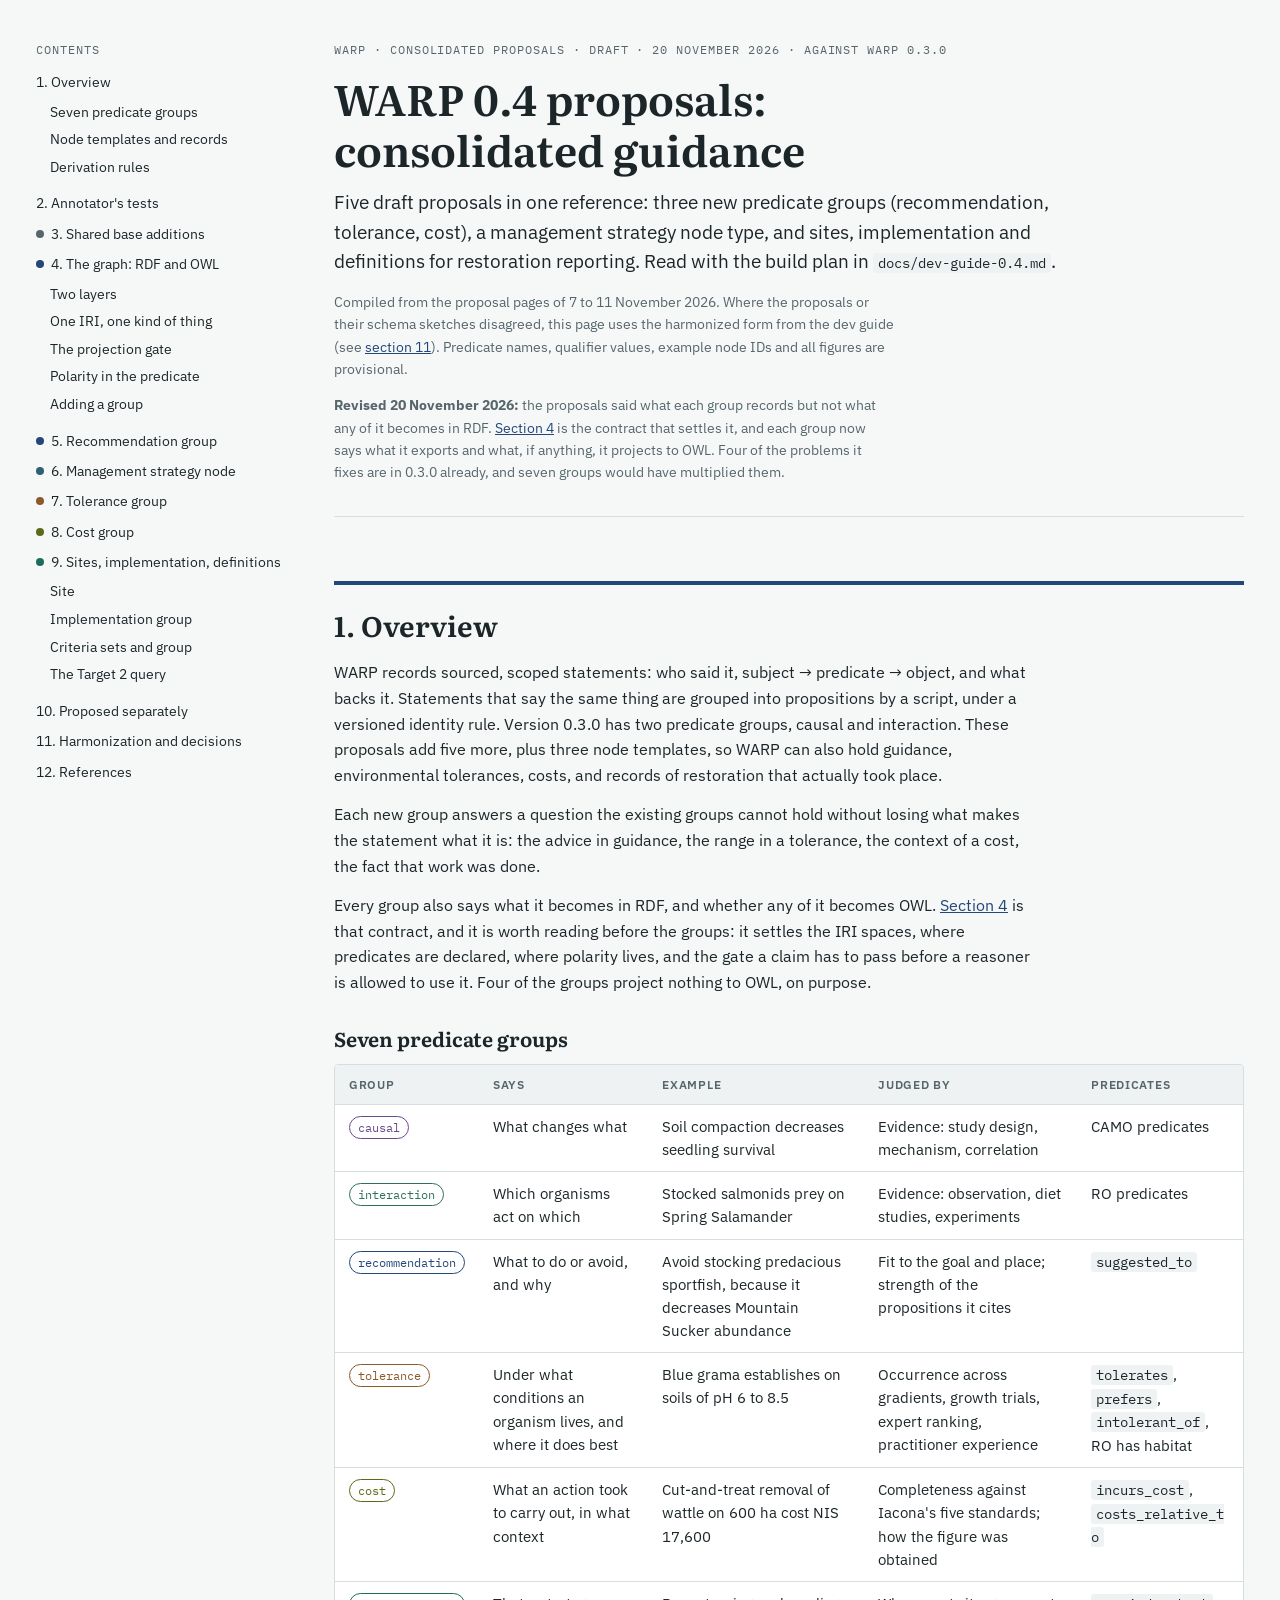
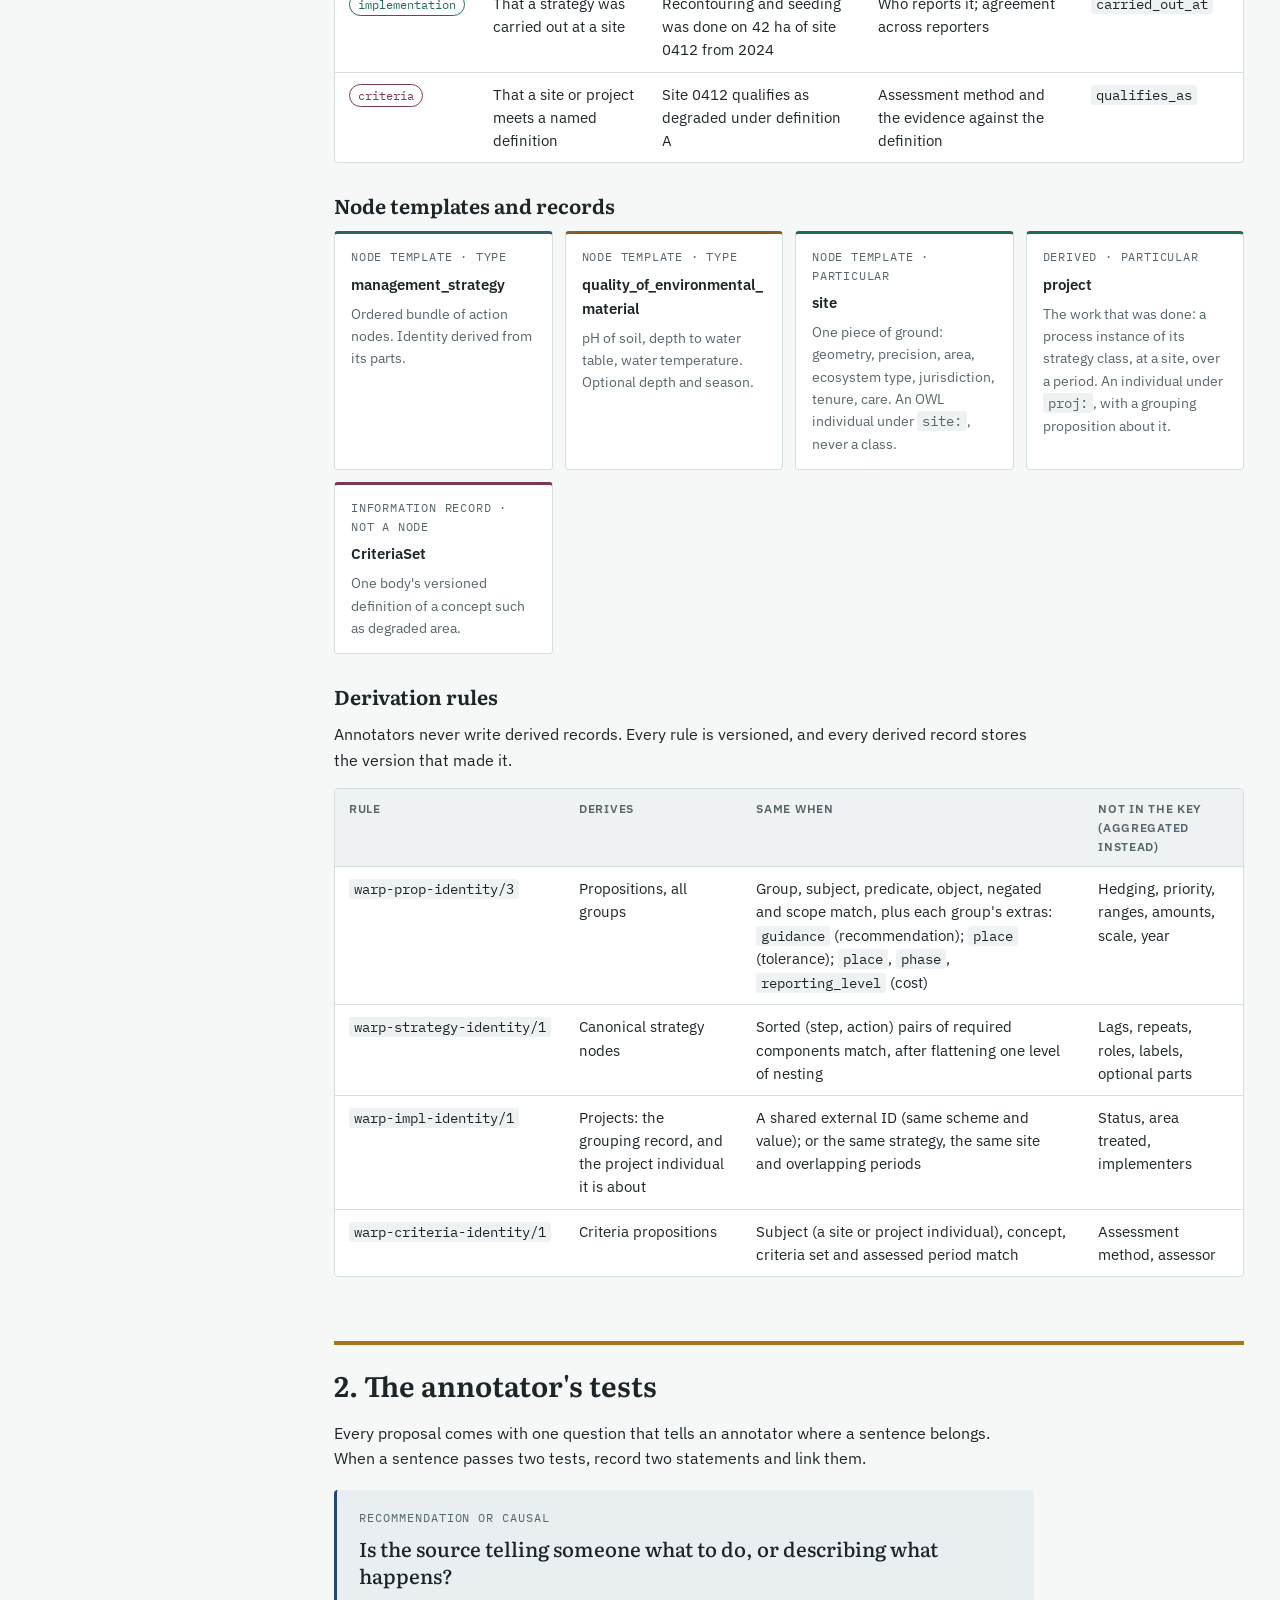
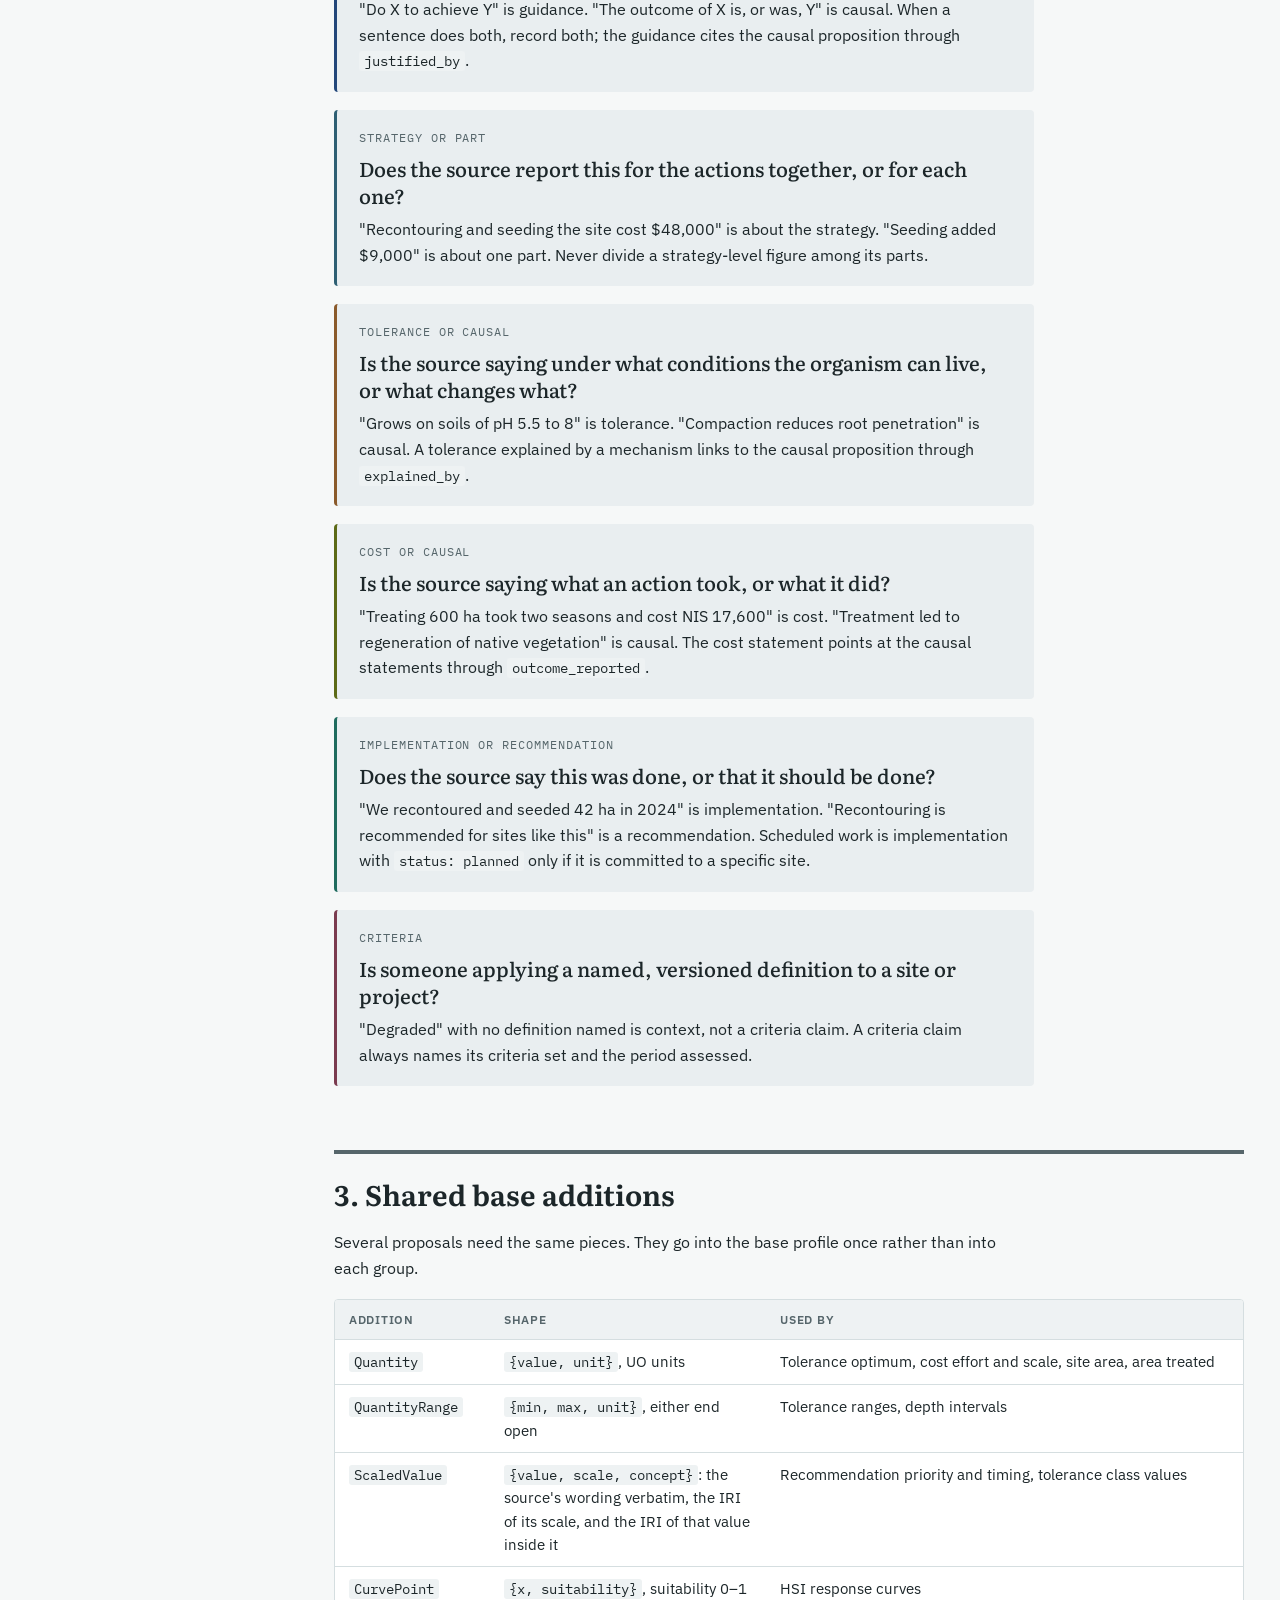
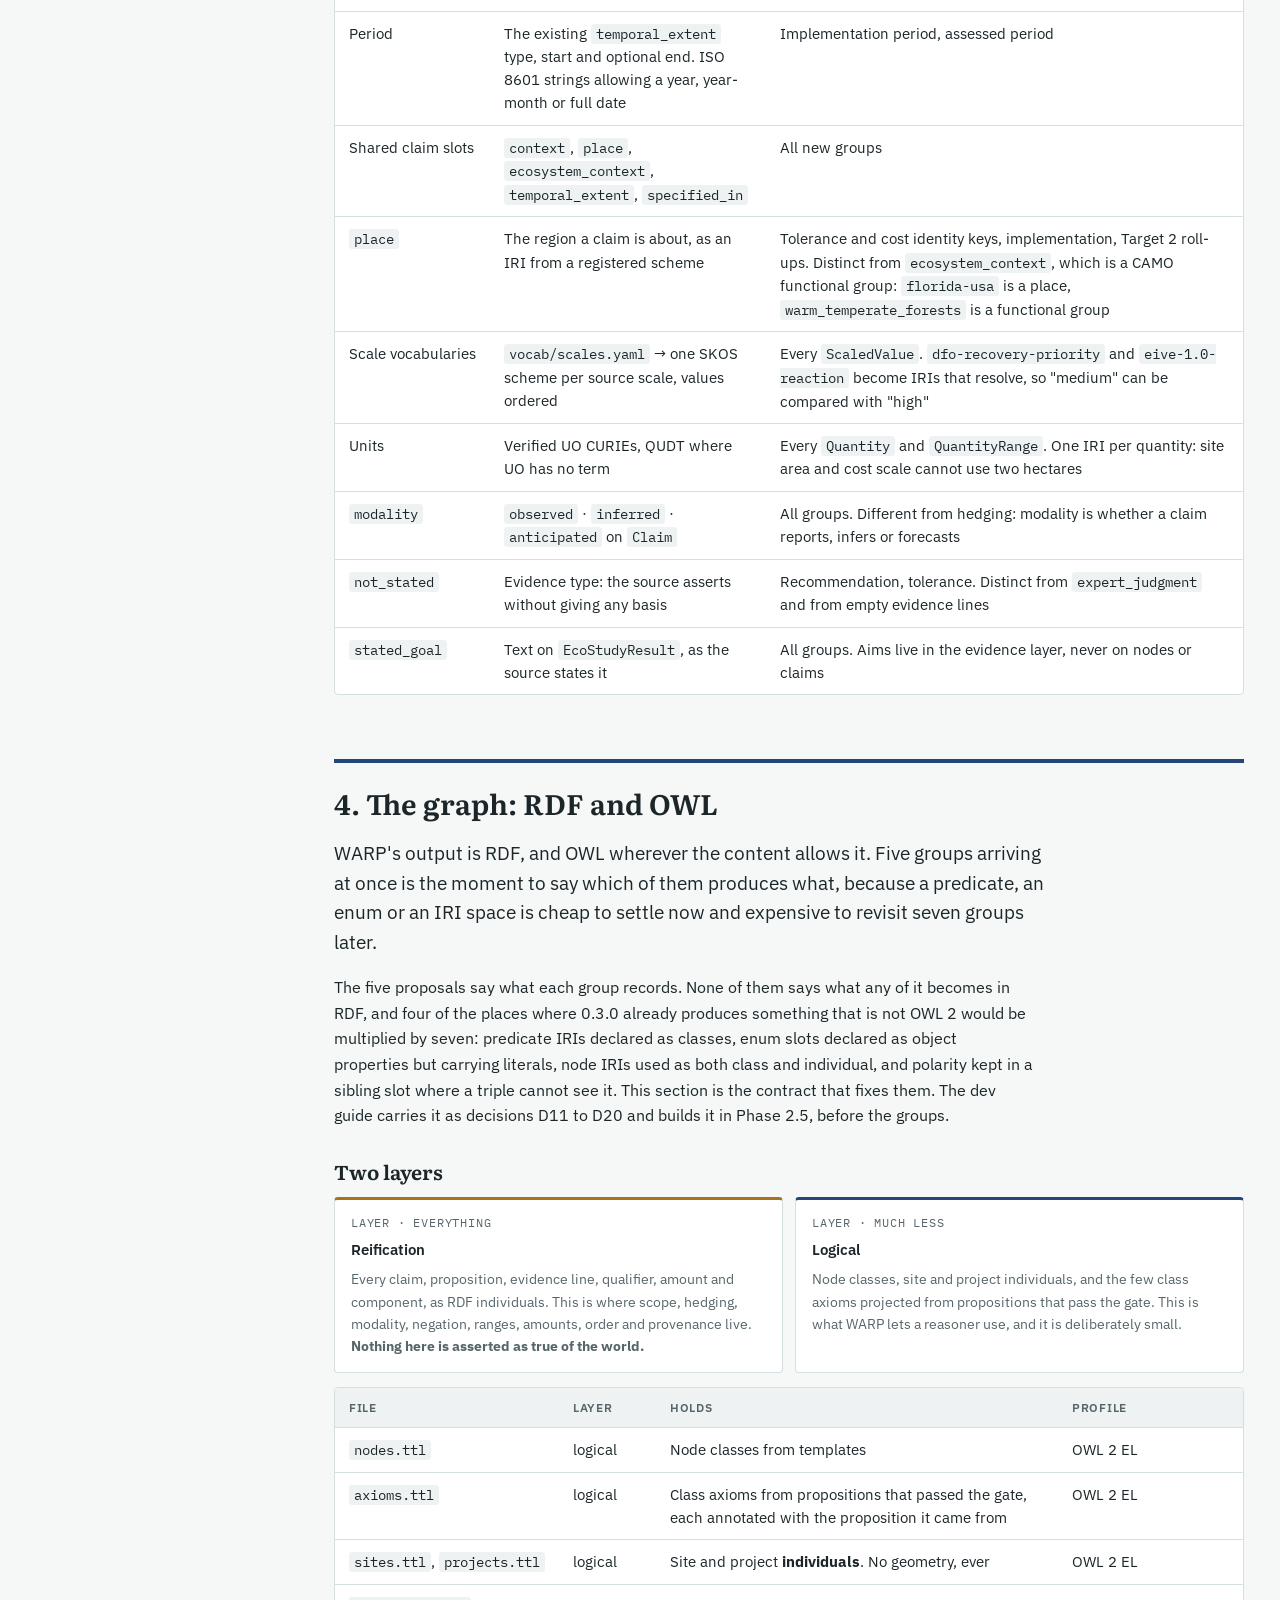
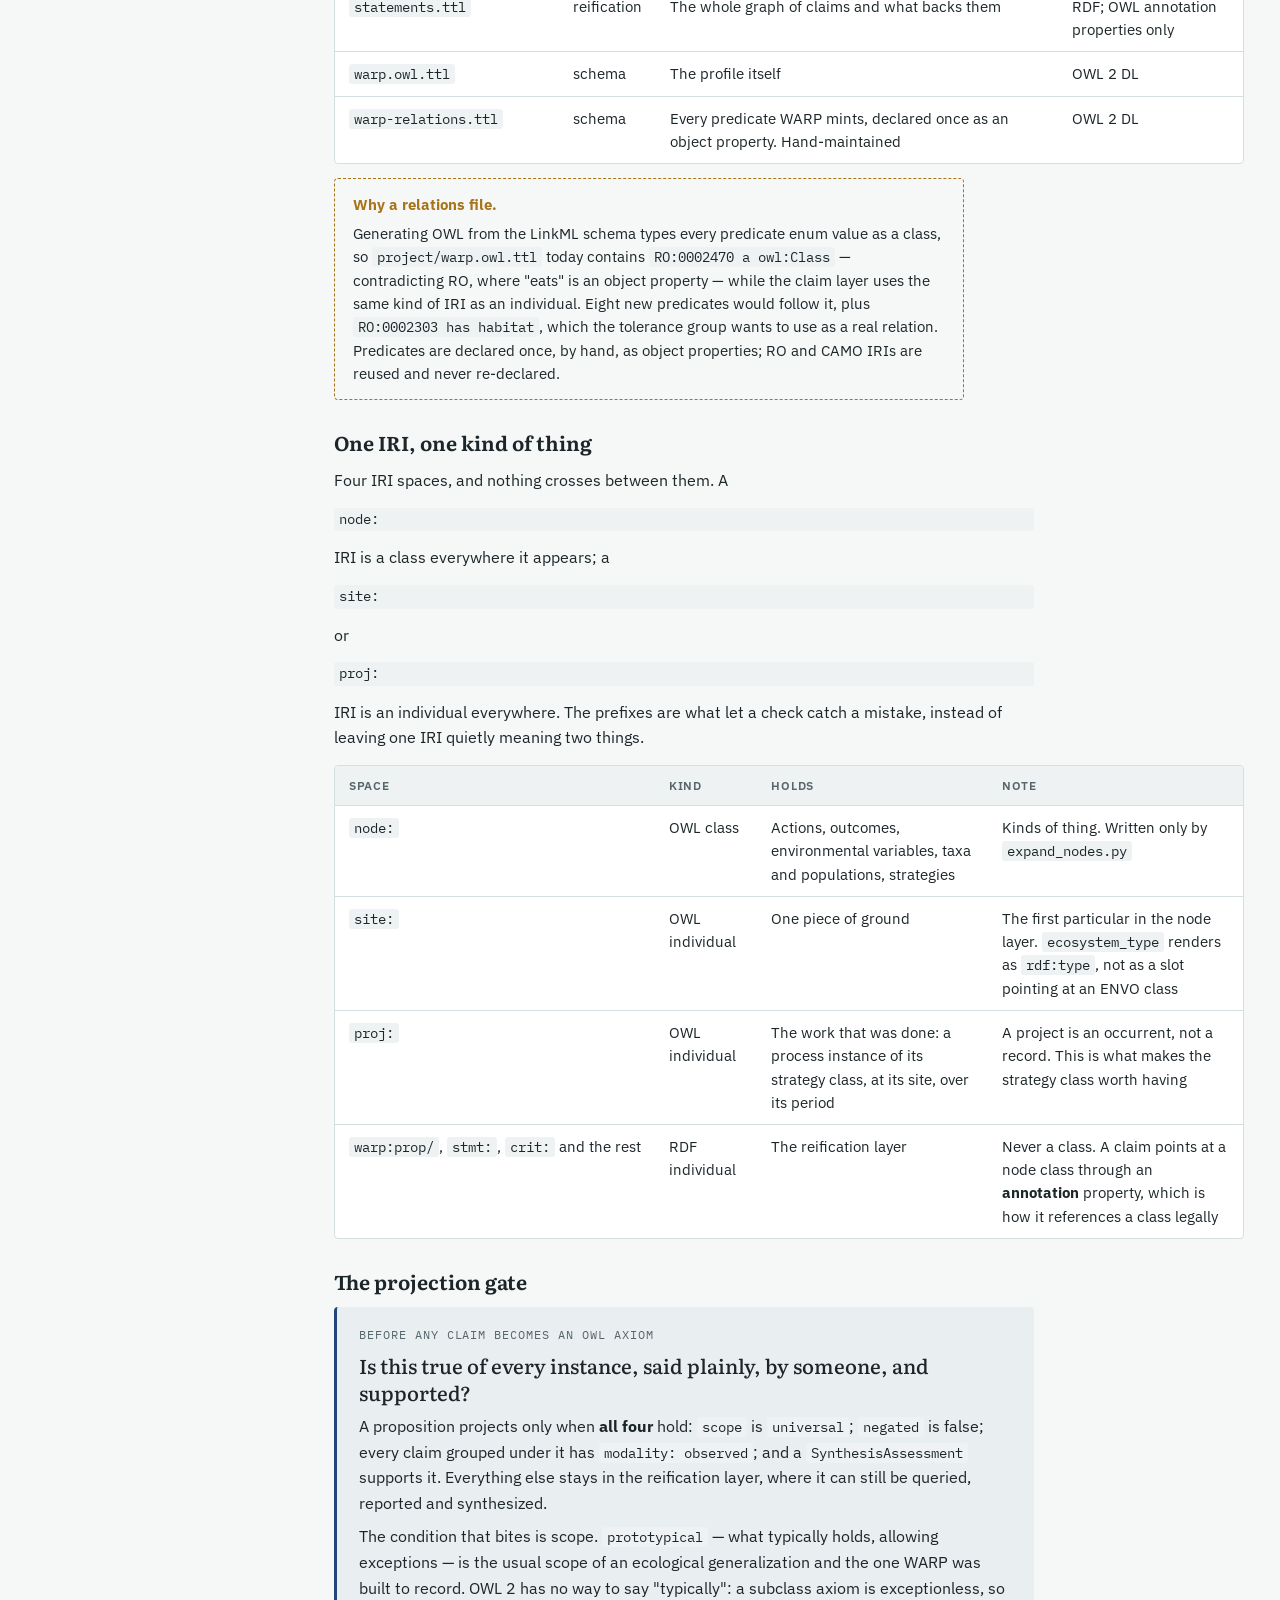
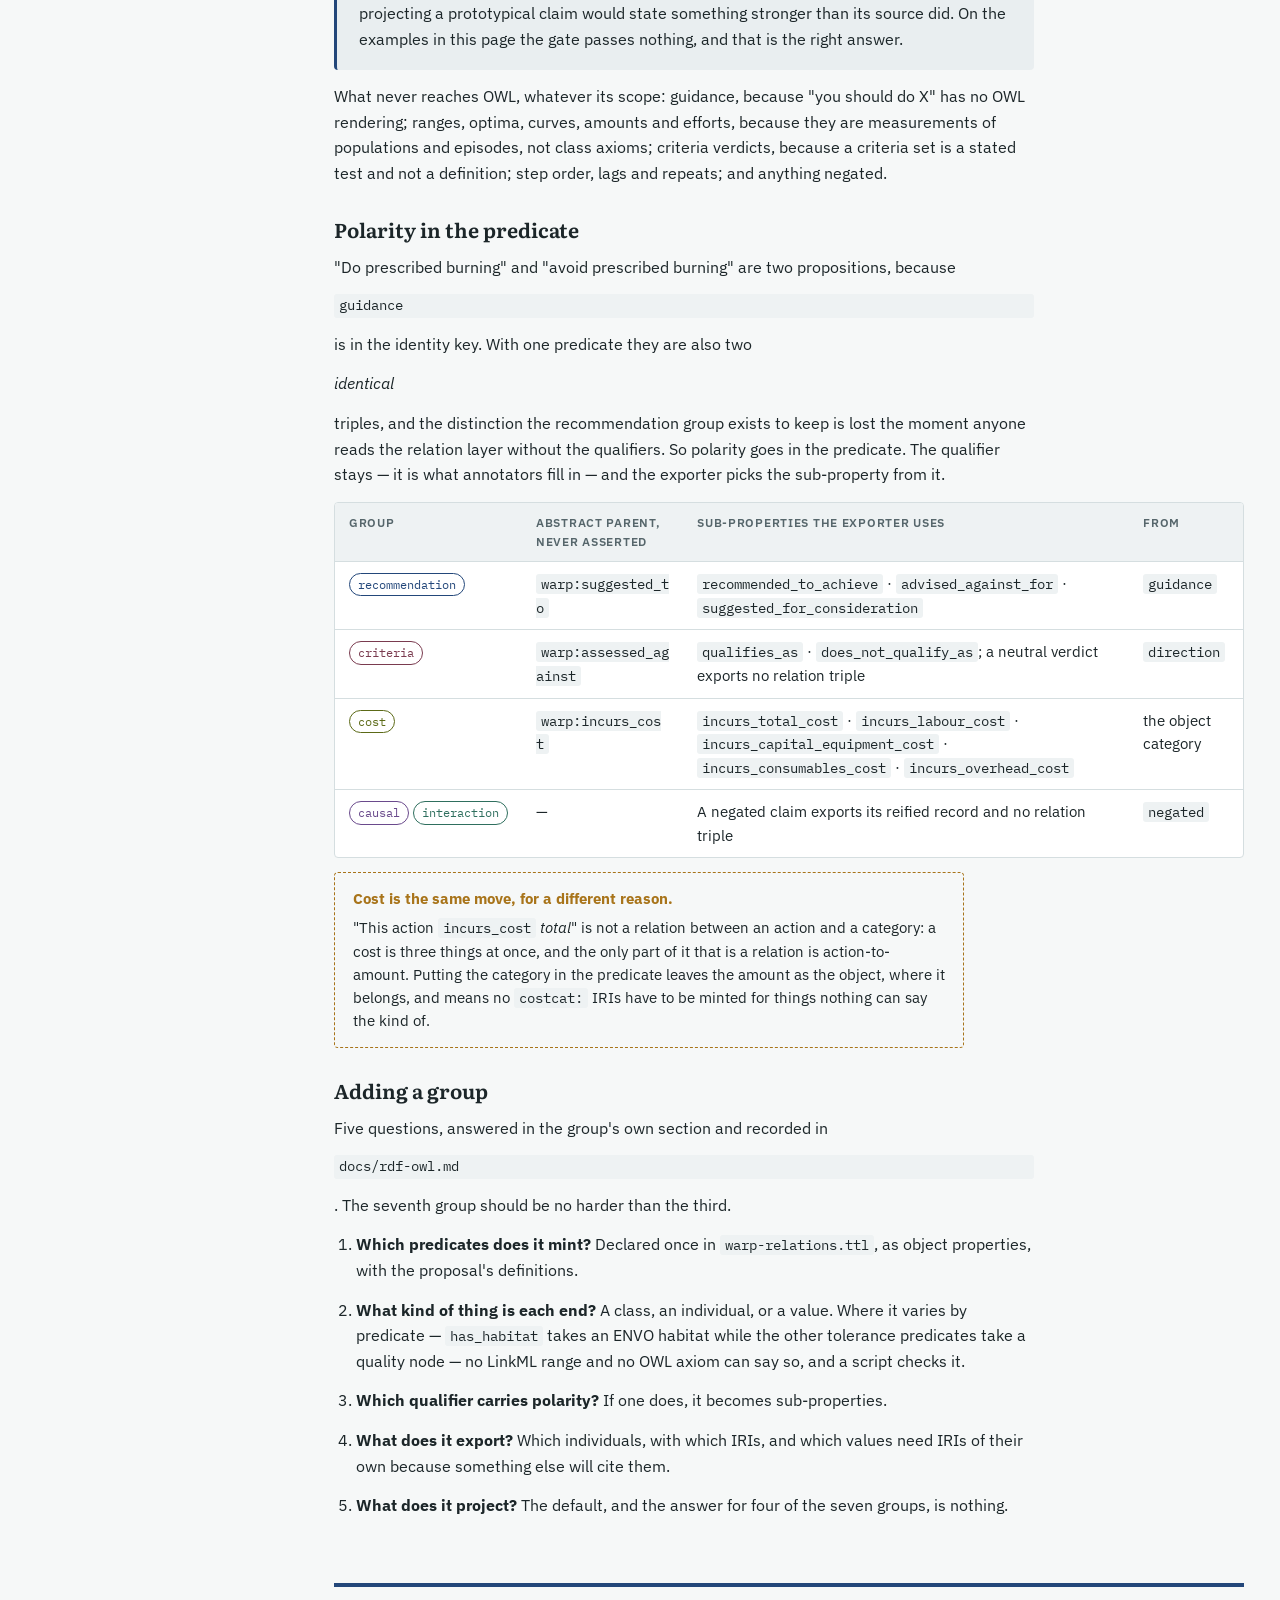
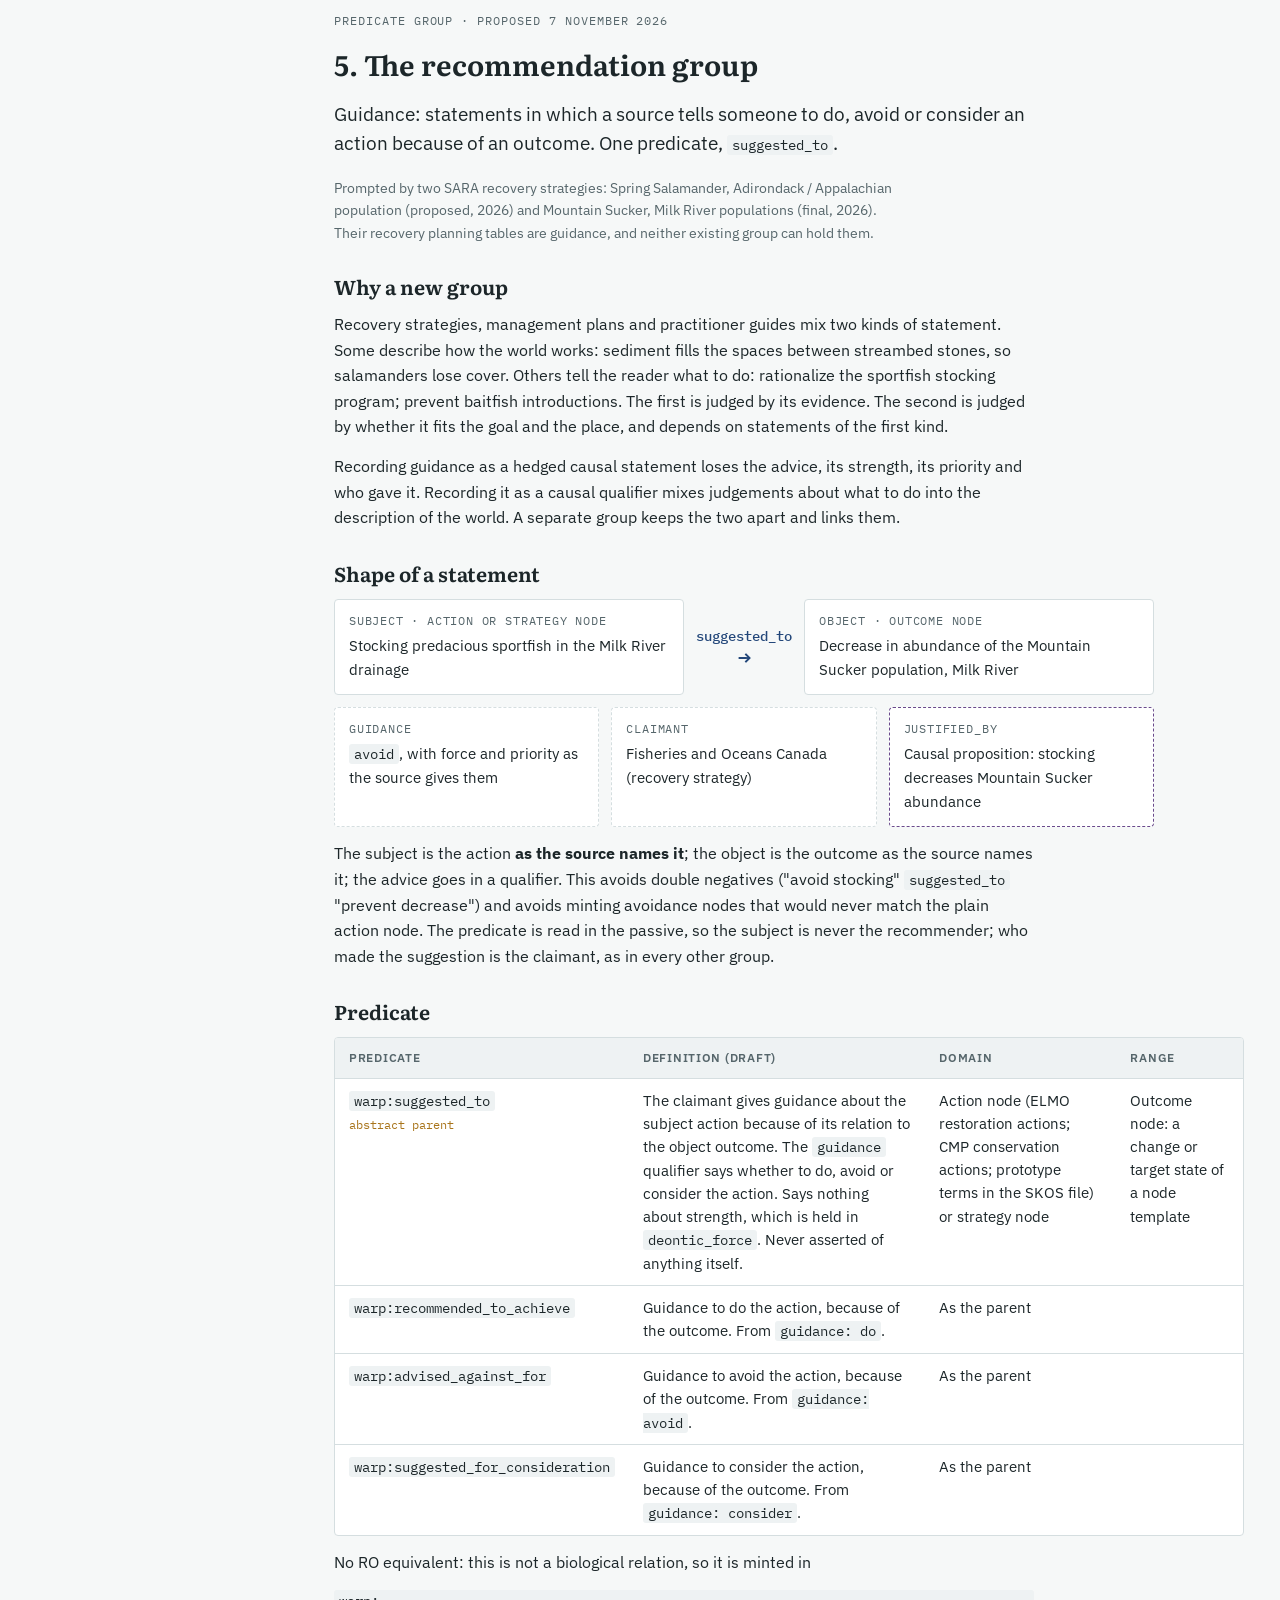
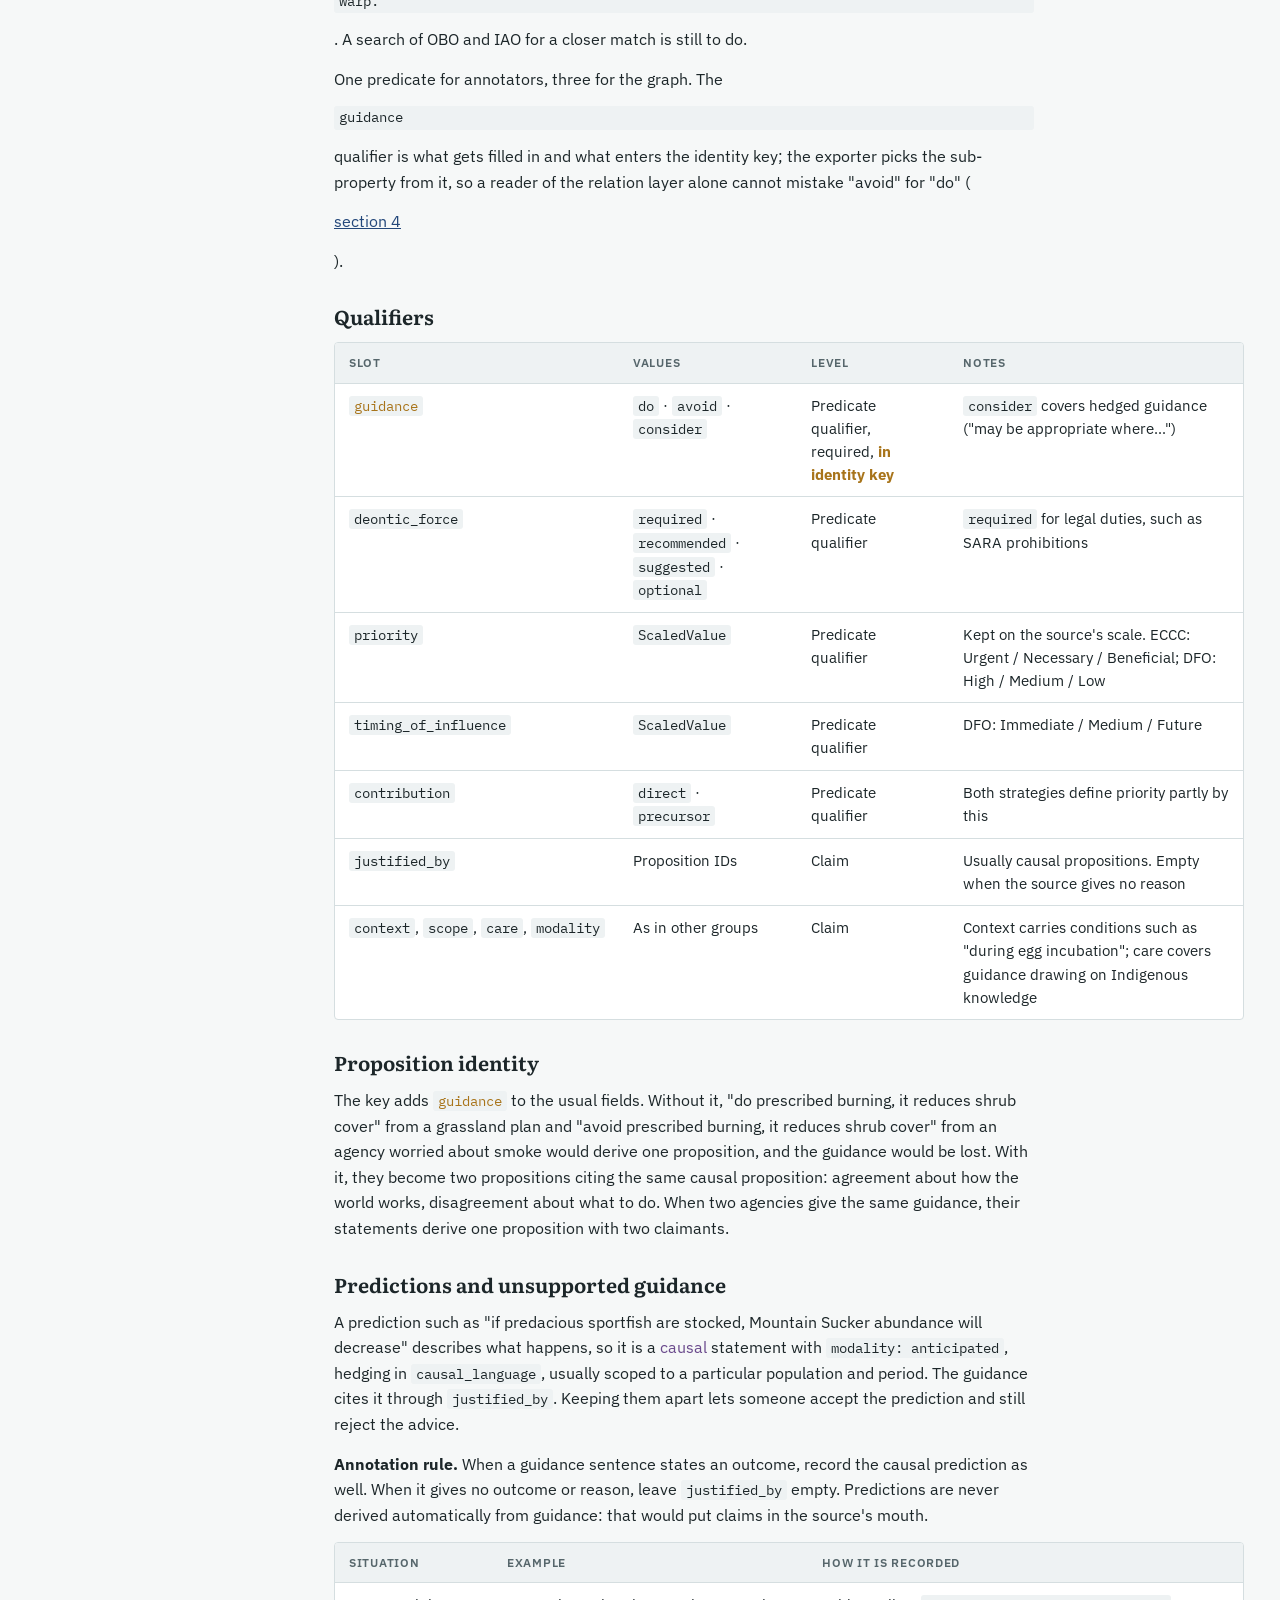
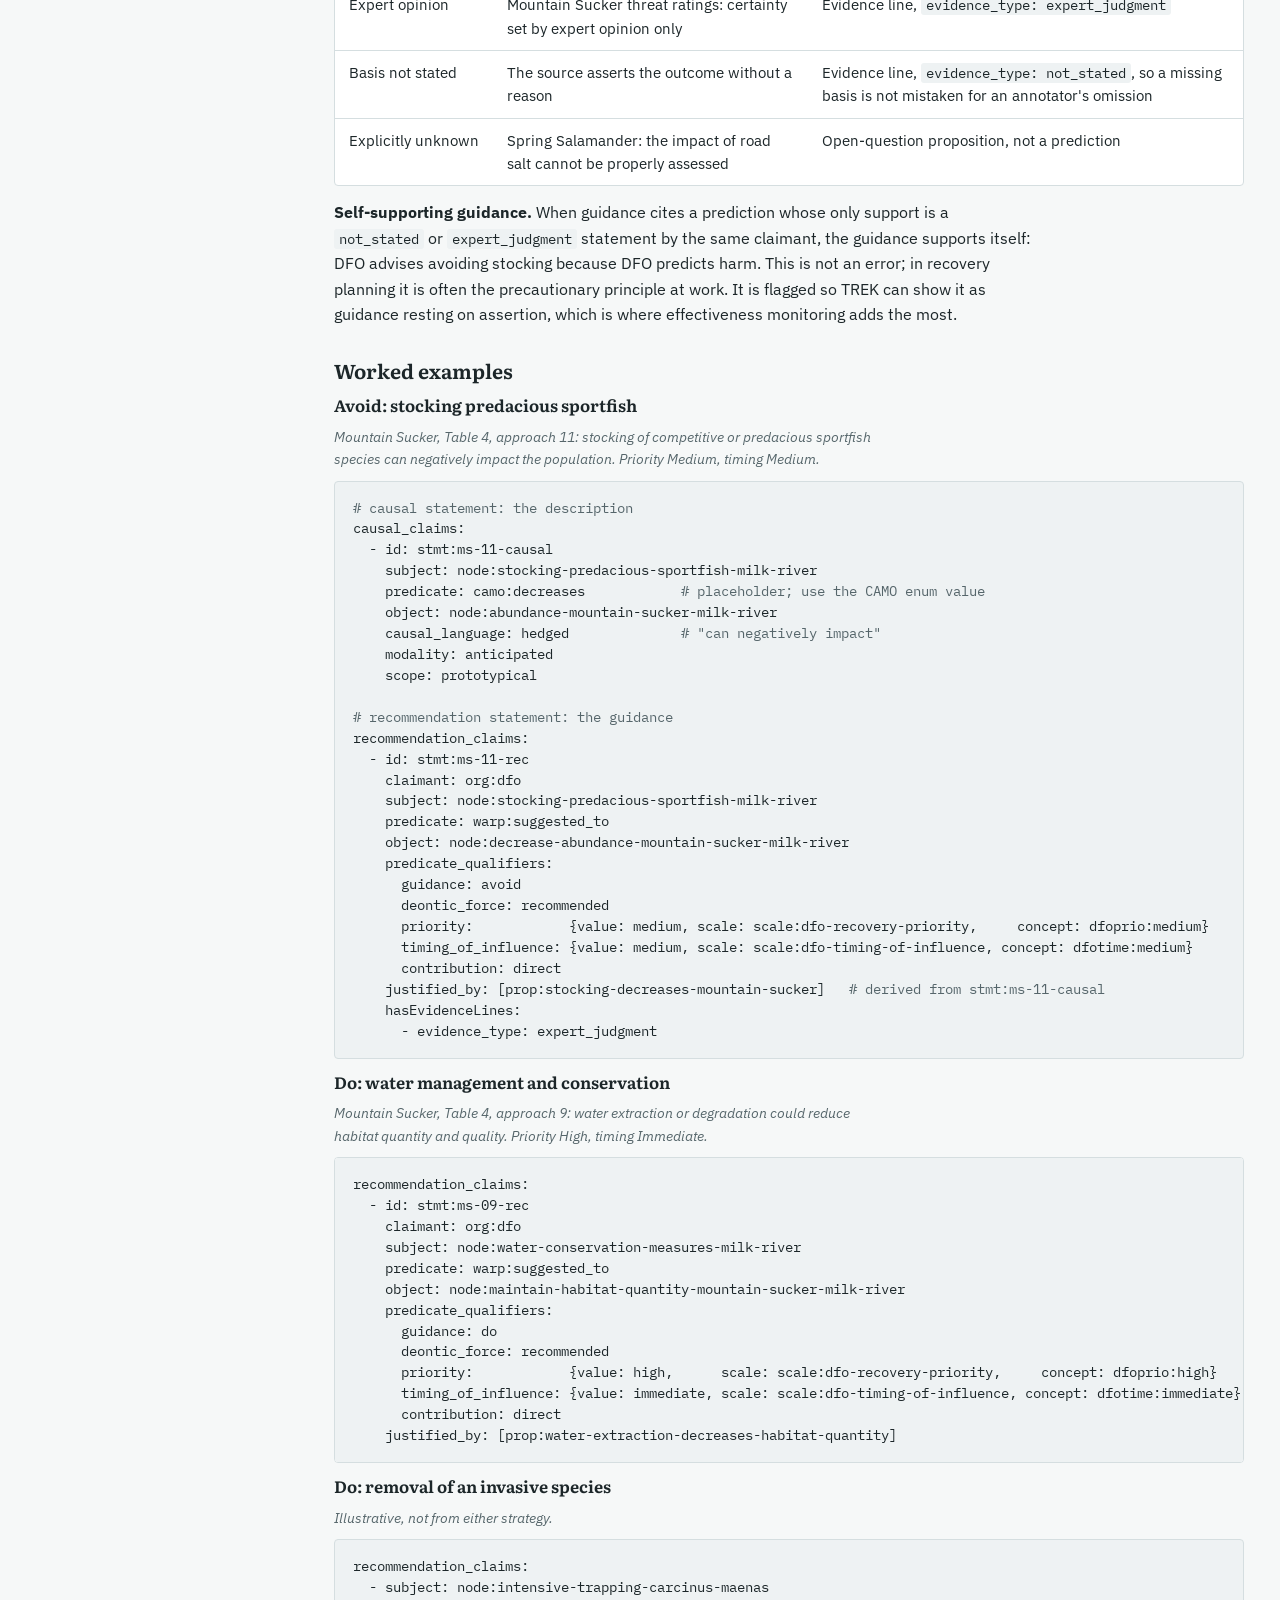
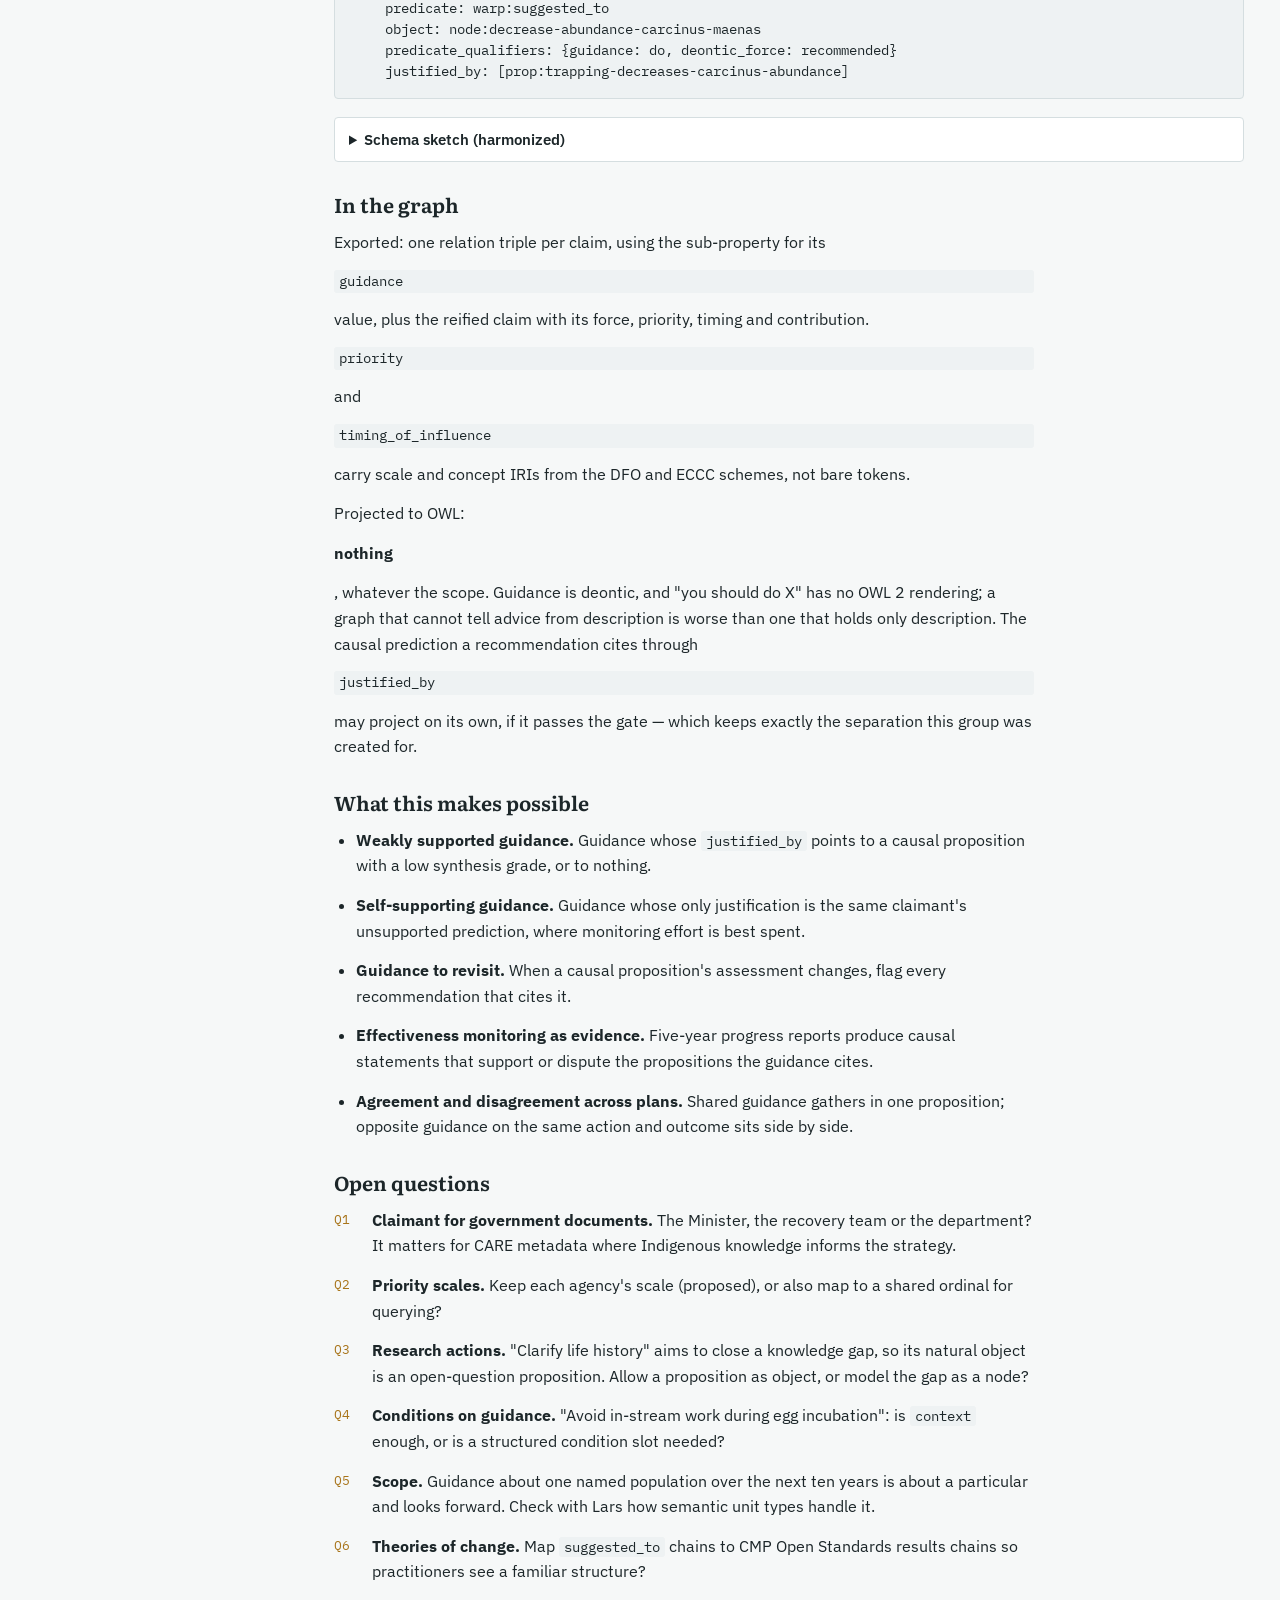
<file: warp-proposals-0.4.html>
<!DOCTYPE html>
<html lang="en">
<head>
<meta charset="utf-8">
<meta name="viewport" content="width=device-width, initial-scale=1, viewport-fit=cover">
<title>WARP 0.4 proposals: consolidated guidance</title>
<link rel="preconnect" href="https://fonts.googleapis.com">
<link rel="preconnect" href="https://fonts.gstatic.com" crossorigin>
<link rel="stylesheet" href="https://fonts.googleapis.com/css2?family=Literata:opsz,wght@7..72,500;7..72,650&family=IBM+Plex+Sans:ital,wght@0,400;0,500;0,600;1,400&family=IBM+Plex+Mono:wght@400;500&display=swap">
<style>
/* One reading column with a sticky contents rail on wide screens. Group colours follow the proposal series. */
:root {
  --bg: #f6f8f8; --surface: #ffffff; --fg: #1c2629; --muted: #56666b; --rule: #d5dee0;
  --accent: #23477a;
  --causal: #6a4a8c; --interaction: #2f6f5e; --rec: #23477a; --tol: #8a5a2b; --cost: #5c6a17;
  --impl: #1f6b5e; --crit: #7a3b4f; --node: #2e5f73; --weft: #a8741a;
  --code-bg: #eef2f3; --tint: #e9eef0;
  --f-display: "Literata", Georgia, "Times New Roman", serif;
  --f-body: "IBM Plex Sans", system-ui, -apple-system, "Segoe UI", sans-serif;
  --f-mono: "IBM Plex Mono", ui-monospace, "SFMono-Regular", Menlo, monospace;
}
@media (prefers-color-scheme: dark) {
  :root {
    --bg: #121a1d; --surface: #182327; --fg: #e3eaec; --muted: #9aabb0; --rule: #2c3a3f;
    --accent: #8fb0e6; --causal: #c3a4e6; --interaction: #7fc9b3; --rec: #8fb0e6; --tol: #e0a96f;
    --cost: #c3cf78; --impl: #7fd0bf; --crit: #e39bb2; --node: #84c0d6; --weft: #e3b25c;
    --code-bg: #1d2a2e; --tint: #1c262a; color-scheme: dark;
  }
}
* { box-sizing: border-box; }
html { scroll-behavior: smooth; scroll-padding-top: 16px; }
body { margin: 0; background: var(--bg); color: var(--fg); font-family: var(--f-body); font-size: 16px; line-height: 1.6; }
.layout { max-width: 1240px; margin: 0 auto; display: grid; grid-template-columns: 250px minmax(0, 1fr); gap: 48px;
  padding: 40px max(16px, env(safe-area-inset-right, 0px)) 80px max(16px, env(safe-area-inset-left, 0px)); }
nav.toc { position: sticky; top: 16px; align-self: start; max-height: calc(100vh - 32px); overflow-y: auto; font-size: 14px; }
nav.toc .eyebrow { margin-bottom: 10px; }
nav.toc ol { list-style: none; padding: 0; margin: 0; display: flex; flex-direction: column; gap: 4px; }
nav.toc ol ol { padding-left: 14px; margin: 4px 0 6px; gap: 2px; font-size: 13.5px; }
nav.toc a { color: var(--fg); text-decoration: none; display: block; padding: 2px 0; }
nav.toc a:hover { color: var(--accent); }
nav.toc .sw { display: inline-block; width: 8px; height: 8px; border-radius: 50%; margin-right: 7px; vertical-align: 1px; }
main { display: flex; flex-direction: column; gap: 64px; min-width: 0; }
@media (max-width: 960px) {
  .layout { grid-template-columns: minmax(0, 1fr); gap: 32px; }
  nav.toc { position: static; max-height: none; border: 1px solid var(--rule); border-radius: 4px; background: var(--surface); padding: 16px; }
}
.prose { max-width: 70ch; display: flex; flex-direction: column; gap: 14px; }
header.top { display: flex; flex-direction: column; gap: 14px; border-bottom: 1px solid var(--rule); padding-bottom: 32px; }
.eyebrow { font-family: var(--f-mono); font-size: 12px; letter-spacing: .08em; text-transform: uppercase; color: var(--muted); }
h1, h2, h3, h4 { font-family: var(--f-display); text-wrap: balance; margin: 0; line-height: 1.2; }
h1 { font-size: clamp(30px, 5vw, 42px); font-weight: 650; }
h2 { font-size: 28px; font-weight: 650; }
h3 { font-size: 20px; font-weight: 650; margin-top: 12px; }
h4 { font-size: 16.5px; font-weight: 650; }
p { margin: 0; }
section.part { display: flex; flex-direction: column; gap: 18px; border-top: 4px solid var(--c, var(--rule)); padding-top: 24px; }
.sub { display: flex; flex-direction: column; gap: 14px; }
.lede { font-size: 18.5px; max-width: 66ch; }
.meta { font-size: 14px; color: var(--muted); max-width: 70ch; }
code, pre { font-family: var(--f-mono); font-size: 13.5px; }
:not(pre) > code { background: var(--code-bg); padding: 1px 5px; border-radius: 3px; overflow-wrap: anywhere; }
pre { background: var(--code-bg); border: 1px solid var(--rule); border-radius: 4px; padding: 16px 18px; margin: 0; overflow-x: auto; line-height: 1.55; }
.c { color: var(--muted); }
ul, ol { margin: 0; padding-left: 22px; display: flex; flex-direction: column; gap: 8px; }
.tablewrap { overflow-x: auto; border: 1px solid var(--rule); border-radius: 4px; background: var(--surface); }
table { border-collapse: collapse; width: 100%; font-size: 14.5px; min-width: 640px; }
th, td { text-align: left; vertical-align: top; padding: 10px 14px; border-bottom: 1px solid var(--rule); }
tr:last-child td { border-bottom: none; }
th { font-size: 12px; text-transform: uppercase; letter-spacing: .06em; color: var(--muted); font-weight: 600; background: var(--code-bg); }
td:first-child { white-space: nowrap; }
td.wrap, th.wrap { white-space: normal; }
tr.band td { background: var(--tint); font-family: var(--f-mono); font-size: 12px; letter-spacing: .05em; text-transform: uppercase; color: var(--c, var(--muted)); padding-block: 7px; }
.chip { display: inline-block; font-family: var(--f-mono); font-size: 12px; padding: 1px 8px; border-radius: 99px; border: 1px solid currentColor; white-space: nowrap; }
.g-causal { color: var(--causal); } .g-inter { color: var(--interaction); } .g-rec { color: var(--rec); }
.g-tol { color: var(--tol); } .g-cost { color: var(--cost); } .g-impl { color: var(--impl); } .g-crit { color: var(--crit); } .g-node { color: var(--node); }
.key { color: var(--weft); }
.flag { font-family: var(--f-mono); font-size: 11.5px; color: var(--weft); white-space: nowrap; }
.test { background: var(--tint); border-left: 3px solid var(--c, var(--accent)); border-radius: 4px; padding: 18px 22px; display: flex; flex-direction: column; gap: 8px; max-width: 70ch; }
.test .q { font-family: var(--f-display); font-size: 20px; font-weight: 500; line-height: 1.35; }
.note { border: 1px dashed var(--weft); border-radius: 4px; padding: 14px 18px; max-width: 70ch; font-size: 14.5px; display: flex; flex-direction: column; gap: 6px; }
.note strong:first-child { color: var(--weft); }
.shape { display: grid; grid-template-columns: minmax(0,1fr) auto minmax(0,1fr); gap: 12px; align-items: center; max-width: 820px; }
.node { background: var(--surface); border: 1.5px solid var(--rule); border-radius: 4px; padding: 12px 14px; min-width: 0; }
.node .lbl { font-family: var(--f-mono); font-size: 11.5px; text-transform: uppercase; letter-spacing: .07em; color: var(--muted); }
.node .val { font-size: 15px; margin-top: 4px; }
.edge { font-family: var(--f-mono); font-size: 14px; color: var(--c, var(--accent)); font-weight: 500; text-align: center; white-space: nowrap; }
.edge::after { content: "→"; display: block; font-size: 22px; line-height: 1; }
.below { grid-column: 1 / -1; display: grid; grid-template-columns: repeat(3, minmax(0,1fr)); gap: 12px; }
.below .node { border-style: dashed; }
@media (max-width: 640px) { .shape { grid-template-columns: minmax(0,1fr); } .edge::after { content: "↓"; } .below { grid-template-columns: minmax(0,1fr); } }
.cards { display: grid; grid-template-columns: repeat(auto-fit, minmax(200px, 1fr)); gap: 12px; }
.card { background: var(--surface); border: 1px solid var(--rule); border-top: 3px solid var(--c, var(--rule)); border-radius: 4px; padding: 14px 16px; display: flex; flex-direction: column; gap: 6px; min-width: 0; }
.card .lbl { font-family: var(--f-mono); font-size: 11.5px; text-transform: uppercase; letter-spacing: .07em; color: var(--muted); }
.card .val { font-size: 15px; font-weight: 600; overflow-wrap: anywhere; }
.card .d { font-size: 14px; color: var(--muted); }
.figure { display: flex; flex-direction: column; gap: 10px; }
.figure .frame { background: var(--surface); border: 1px solid var(--rule); border-radius: 4px; padding: 12px; overflow-x: auto; }
.figure svg { display: block; width: 100%; min-width: 540px; height: auto; }
.figure .cap { font-size: 14px; color: var(--muted); max-width: 70ch; }
svg .axis { stroke: var(--muted); stroke-width: 1; fill: none; }
svg .grid { stroke: var(--rule); stroke-width: 1; fill: none; }
svg .curve { stroke: var(--tol); stroke-width: 2.5; fill: none; }
svg .band { fill: var(--tol); opacity: .12; }
svg .opt { stroke: var(--tol); stroke-width: 1.5; stroke-dasharray: 4 4; fill: none; }
svg .causalln { stroke: var(--causal); stroke-width: 2; fill: none; }
svg .wrapbox { fill: none; stroke: var(--node); stroke-width: 2; }
svg .part { fill: var(--surface); stroke: var(--rule); stroke-width: 1.5; }
svg .rep { fill: var(--surface); stroke: var(--rule); stroke-width: 1.5; stroke-dasharray: 4 3; }
svg .site { fill: var(--surface); stroke: var(--impl); stroke-width: 2; }
svg .derived { fill: var(--surface); stroke: var(--impl); stroke-width: 1.5; stroke-dasharray: 4 3; }
svg .seq { stroke: var(--muted); stroke-width: 1.5; fill: none; }
svg .seqi { stroke: var(--impl); stroke-width: 1.5; fill: none; }
svg .der { stroke: var(--muted); stroke-width: 1.5; stroke-dasharray: 2 3; fill: none; }
svg .ah { fill: var(--muted); } svg .ahi { fill: var(--impl); }
svg .claim { stroke: var(--weft); stroke-width: 1.5; stroke-dasharray: 5 4; fill: none; }
svg .t-mono { font-family: var(--f-mono); font-size: 12px; fill: var(--muted); }
svg .t-lbl { font-family: var(--f-body); font-size: 13px; fill: var(--fg); }
svg .t-tol { font-family: var(--f-body); font-size: 13px; fill: var(--tol); font-weight: 600; }
svg .t-causal { font-family: var(--f-body); font-size: 13px; fill: var(--causal); font-weight: 600; }
svg .t-node { font-family: var(--f-mono); font-size: 11.5px; fill: var(--node); letter-spacing: .06em; }
svg .t-impl { font-family: var(--f-mono); font-size: 11.5px; fill: var(--impl); letter-spacing: .06em; }
svg .t-sub { font-family: var(--f-mono); font-size: 11px; fill: var(--muted); }
svg .t-claim { font-family: var(--f-body); font-size: 12.5px; fill: var(--weft); }
svg .t-seq { font-family: var(--f-body); font-size: 12.5px; fill: var(--impl); }
.ex { display: flex; flex-direction: column; gap: 10px; }
.ex .src { font-size: 14px; color: var(--muted); font-style: italic; max-width: 70ch; }
.qs { counter-reset: q; list-style: none; padding: 0; gap: 14px; max-width: 70ch; }
.qs li { counter-increment: q; display: grid; grid-template-columns: 2.4em minmax(0,1fr); }
.qs li::before { content: "Q" counter(q); font-family: var(--f-mono); font-size: 13px; color: var(--weft); padding-top: 2px; }
.refs { font-size: 14px; gap: 6px; max-width: 80ch; }
details { border: 1px solid var(--rule); border-radius: 4px; background: var(--surface); }
details > summary { cursor: pointer; padding: 10px 14px; font-weight: 600; font-size: 14.5px; }
details > pre { border: none; border-top: 1px solid var(--rule); border-radius: 0 0 4px 4px; }
a { color: var(--accent); }
a:focus-visible, summary:focus-visible { outline: 2px solid var(--accent); outline-offset: 2px; }
footer { font-size: 13.5px; color: var(--muted); border-top: 1px solid var(--rule); padding-top: 20px; }
@media print {
  nav.toc { display: none; } .layout { grid-template-columns: 1fr; padding: 0; }
  details { border: none; } details > summary { display: none; } details > pre { display: block; }
  section.part { break-before: page; }
}
</style>
</head>
<body>
<div class="layout">

<nav class="toc" aria-label="Contents">
  <div class="eyebrow">Contents</div>
  <ol>
    <li><a href="#overview">1. Overview</a>
      <ol>
        <li><a href="#groups">Seven predicate groups</a></li>
        <li><a href="#templates">Node templates and records</a></li>
        <li><a href="#rules">Derivation rules</a></li>
      </ol>
    </li>
    <li><a href="#tests">2. Annotator's tests</a></li>
    <li><a href="#base"><span class="sw" style="background:var(--muted)"></span>3. Shared base additions</a></li>
    <li><a href="#graph"><span class="sw" style="background:var(--accent)"></span>4. The graph: RDF and OWL</a>
      <ol>
        <li><a href="#layers">Two layers</a></li>
        <li><a href="#iris">One IRI, one kind of thing</a></li>
        <li><a href="#gate">The projection gate</a></li>
        <li><a href="#polarity">Polarity in the predicate</a></li>
        <li><a href="#addgroup">Adding a group</a></li>
      </ol>
    </li>
    <li><a href="#rec"><span class="sw" style="background:var(--rec)"></span>5. Recommendation group</a></li>
    <li><a href="#strategy"><span class="sw" style="background:var(--node)"></span>6. Management strategy node</a></li>
    <li><a href="#tol"><span class="sw" style="background:var(--tol)"></span>7. Tolerance group</a></li>
    <li><a href="#cost"><span class="sw" style="background:var(--cost)"></span>8. Cost group</a></li>
    <li><a href="#impl"><span class="sw" style="background:var(--impl)"></span>9. Sites, implementation, definitions</a>
      <ol>
        <li><a href="#site">Site</a></li>
        <li><a href="#implgroup">Implementation group</a></li>
        <li><a href="#criteria">Criteria sets and group</a></li>
        <li><a href="#target2">The Target 2 query</a></li>
      </ol>
    </li>
    <li><a href="#later">10. Proposed separately</a></li>
    <li><a href="#harmonize">11. Harmonization and decisions</a></li>
    <li><a href="#refs">12. References</a></li>
  </ol>
</nav>

<main>

<header class="top">
  <div class="eyebrow">WARP · consolidated proposals · draft · 20 November 2026 · against WARP 0.3.0</div>
  <h1>WARP 0.4 proposals: consolidated guidance</h1>
  <p class="lede">Five draft proposals in one reference: three new predicate groups (recommendation, tolerance, cost), a management strategy node type, and sites, implementation and definitions for restoration reporting. Read with the build plan in <code>docs/dev-guide-0.4.md</code>.</p>
  <p class="meta">Compiled from the proposal pages of 7 to 11 November 2026. Where the proposals or their schema sketches disagreed, this page uses the harmonized form from the dev guide (see <a href="#harmonize">section 11</a>). Predicate names, qualifier values, example node IDs and all figures are provisional.</p>
  <p class="meta"><strong>Revised 20 November 2026:</strong> the proposals said what each group records but not what any of it becomes in RDF. <a href="#graph">Section 4</a> is the contract that settles it, and each group now says what it exports and what, if anything, it projects to OWL. Four of the problems it fixes are in 0.3.0 already, and seven groups would have multiplied them.</p>
</header>

<!-- ============================================================ OVERVIEW -->
<section class="part" id="overview" style="--c: var(--accent)">
  <h2>1. Overview</h2>
  <div class="prose">
    <p>WARP records sourced, scoped statements: who said it, subject → predicate → object, and what backs it. Statements that say the same thing are grouped into propositions by a script, under a versioned identity rule. Version 0.3.0 has two predicate groups, causal and interaction. These proposals add five more, plus three node templates, so WARP can also hold guidance, environmental tolerances, costs, and records of restoration that actually took place.</p>
    <p>Each new group answers a question the existing groups cannot hold without losing what makes the statement what it is: the advice in guidance, the range in a tolerance, the context of a cost, the fact that work was done.</p>
    <p>Every group also says what it becomes in RDF, and whether any of it becomes OWL. <a href="#graph">Section 4</a> is that contract, and it is worth reading before the groups: it settles the IRI spaces, where predicates are declared, where polarity lives, and the gate a claim has to pass before a reasoner is allowed to use it. Four of the groups project nothing to OWL, on purpose.</p>
  </div>

  <div class="sub" id="groups">
    <h3>Seven predicate groups</h3>
    <div class="tablewrap">
    <table>
      <thead><tr><th>Group</th><th class="wrap">Says</th><th class="wrap">Example</th><th class="wrap">Judged by</th><th class="wrap">Predicates</th></tr></thead>
      <tbody>
        <tr><td><span class="chip g-causal">causal</span></td><td class="wrap">What changes what</td><td class="wrap">Soil compaction decreases seedling survival</td><td class="wrap">Evidence: study design, mechanism, correlation</td><td class="wrap">CAMO predicates</td></tr>
        <tr><td><span class="chip g-inter">interaction</span></td><td class="wrap">Which organisms act on which</td><td class="wrap">Stocked salmonids prey on Spring Salamander</td><td class="wrap">Evidence: observation, diet studies, experiments</td><td class="wrap">RO predicates</td></tr>
        <tr><td><span class="chip g-rec">recommendation</span></td><td class="wrap">What to do or avoid, and why</td><td class="wrap">Avoid stocking predacious sportfish, because it decreases Mountain Sucker abundance</td><td class="wrap">Fit to the goal and place; strength of the propositions it cites</td><td class="wrap"><code>suggested_to</code></td></tr>
        <tr><td><span class="chip g-tol">tolerance</span></td><td class="wrap">Under what conditions an organism lives, and where it does best</td><td class="wrap">Blue grama establishes on soils of pH 6 to 8.5</td><td class="wrap">Occurrence across gradients, growth trials, expert ranking, practitioner experience</td><td class="wrap"><code>tolerates</code>, <code>prefers</code>, <code>intolerant_of</code>, RO has habitat</td></tr>
        <tr><td><span class="chip g-cost">cost</span></td><td class="wrap">What an action took to carry out, in what context</td><td class="wrap">Cut-and-treat removal of wattle on 600 ha cost NIS 17,600</td><td class="wrap">Completeness against Iacona's five standards; how the figure was obtained</td><td class="wrap"><code>incurs_cost</code>, <code>costs_relative_to</code></td></tr>
        <tr><td><span class="chip g-impl">implementation</span></td><td class="wrap">That a strategy was carried out at a site</td><td class="wrap">Recontouring and seeding was done on 42 ha of site 0412 from 2024</td><td class="wrap">Who reports it; agreement across reporters</td><td class="wrap"><code>carried_out_at</code></td></tr>
        <tr><td><span class="chip g-crit">criteria</span></td><td class="wrap">That a site or project meets a named definition</td><td class="wrap">Site 0412 qualifies as degraded under definition A</td><td class="wrap">Assessment method and the evidence against the definition</td><td class="wrap"><code>qualifies_as</code></td></tr>
      </tbody>
    </table>
    </div>
  </div>

  <div class="sub" id="templates">
    <h3>Node templates and records</h3>
    <div class="cards">
      <div class="card" style="--c: var(--node)"><span class="lbl">Node template · type</span><span class="val">management_strategy</span><span class="d">Ordered bundle of action nodes. Identity derived from its parts.</span></div>
      <div class="card" style="--c: var(--tol)"><span class="lbl">Node template · type</span><span class="val">quality_of_environmental_material</span><span class="d">pH of soil, depth to water table, water temperature. Optional depth and season.</span></div>
      <div class="card" style="--c: var(--impl)"><span class="lbl">Node template · particular</span><span class="val">site</span><span class="d">One piece of ground: geometry, precision, area, ecosystem type, jurisdiction, tenure, care. An OWL individual under <code>site:</code>, never a class.</span></div>
      <div class="card" style="--c: var(--impl)"><span class="lbl">Derived · particular</span><span class="val">project</span><span class="d">The work that was done: a process instance of its strategy class, at a site, over a period. An individual under <code>proj:</code>, with a grouping proposition about it.</span></div>
      <div class="card" style="--c: var(--crit)"><span class="lbl">Information record · not a node</span><span class="val">CriteriaSet</span><span class="d">One body's versioned definition of a concept such as degraded area.</span></div>
    </div>
  </div>

  <div class="sub" id="rules">
    <h3>Derivation rules</h3>
    <p class="prose">Annotators never write derived records. Every rule is versioned, and every derived record stores the version that made it.</p>
    <div class="tablewrap">
    <table>
      <thead><tr><th>Rule</th><th class="wrap">Derives</th><th class="wrap">Same when</th><th class="wrap">Not in the key (aggregated instead)</th></tr></thead>
      <tbody>
        <tr><td><code>warp-prop-identity/3</code></td><td class="wrap">Propositions, all groups</td><td class="wrap">Group, subject, predicate, object, negated and scope match, plus each group's extras: <code>guidance</code> (recommendation); <code>place</code> (tolerance); <code>place</code>, <code>phase</code>, <code>reporting_level</code> (cost)</td><td class="wrap">Hedging, priority, ranges, amounts, scale, year</td></tr>
        <tr><td><code>warp-strategy-identity/1</code></td><td class="wrap">Canonical strategy nodes</td><td class="wrap">Sorted (step, action) pairs of required components match, after flattening one level of nesting</td><td class="wrap">Lags, repeats, roles, labels, optional parts</td></tr>
        <tr><td><code>warp-impl-identity/1</code></td><td class="wrap">Projects: the grouping record, and the project individual it is about</td><td class="wrap">A shared external ID (same scheme and value); or the same strategy, the same site and overlapping periods</td><td class="wrap">Status, area treated, implementers</td></tr>
        <tr><td><code>warp-criteria-identity/1</code></td><td class="wrap">Criteria propositions</td><td class="wrap">Subject (a site or project individual), concept, criteria set and assessed period match</td><td class="wrap">Assessment method, assessor</td></tr>
      </tbody>
    </table>
    </div>
  </div>
</section>

<!-- ============================================================ TESTS -->
<section class="part" id="tests" style="--c: var(--weft)">
  <h2>2. The annotator's tests</h2>
  <p class="prose">Every proposal comes with one question that tells an annotator where a sentence belongs. When a sentence passes two tests, record two statements and link them.</p>
  <div class="test" style="--c: var(--rec)"><div class="eyebrow">Recommendation or causal</div><p class="q">Is the source telling someone what to do, or describing what happens?</p><p>"Do X to achieve Y" is guidance. "The outcome of X is, or was, Y" is causal. When a sentence does both, record both; the guidance cites the causal proposition through <code>justified_by</code>.</p></div>
  <div class="test" style="--c: var(--node)"><div class="eyebrow">Strategy or part</div><p class="q">Does the source report this for the actions together, or for each one?</p><p>"Recontouring and seeding the site cost $48,000" is about the strategy. "Seeding added $9,000" is about one part. Never divide a strategy-level figure among its parts.</p></div>
  <div class="test" style="--c: var(--tol)"><div class="eyebrow">Tolerance or causal</div><p class="q">Is the source saying under what conditions the organism can live, or what changes what?</p><p>"Grows on soils of pH 5.5 to 8" is tolerance. "Compaction reduces root penetration" is causal. A tolerance explained by a mechanism links to the causal proposition through <code>explained_by</code>.</p></div>
  <div class="test" style="--c: var(--cost)"><div class="eyebrow">Cost or causal</div><p class="q">Is the source saying what an action took, or what it did?</p><p>"Treating 600 ha took two seasons and cost NIS 17,600" is cost. "Treatment led to regeneration of native vegetation" is causal. The cost statement points at the causal statements through <code>outcome_reported</code>.</p></div>
  <div class="test" style="--c: var(--impl)"><div class="eyebrow">Implementation or recommendation</div><p class="q">Does the source say this was done, or that it should be done?</p><p>"We recontoured and seeded 42 ha in 2024" is implementation. "Recontouring is recommended for sites like this" is a recommendation. Scheduled work is implementation with <code>status: planned</code> only if it is committed to a specific site.</p></div>
  <div class="test" style="--c: var(--crit)"><div class="eyebrow">Criteria</div><p class="q">Is someone applying a named, versioned definition to a site or project?</p><p>"Degraded" with no definition named is context, not a criteria claim. A criteria claim always names its criteria set and the period assessed.</p></div>
</section>

<!-- ============================================================ BASE -->
<section class="part" id="base" style="--c: var(--muted)">
  <h2>3. Shared base additions</h2>
  <p class="prose">Several proposals need the same pieces. They go into the base profile once rather than into each group.</p>
  <div class="tablewrap">
  <table>
    <thead><tr><th>Addition</th><th class="wrap">Shape</th><th class="wrap">Used by</th></tr></thead>
    <tbody>
      <tr><td><code>Quantity</code></td><td class="wrap"><code>{value, unit}</code>, UO units</td><td class="wrap">Tolerance optimum, cost effort and scale, site area, area treated</td></tr>
      <tr><td><code>QuantityRange</code></td><td class="wrap"><code>{min, max, unit}</code>, either end open</td><td class="wrap">Tolerance ranges, depth intervals</td></tr>
      <tr><td><code>ScaledValue</code></td><td class="wrap"><code>{value, scale, concept}</code>: the source's wording verbatim, the IRI of its scale, and the IRI of that value inside it</td><td class="wrap">Recommendation priority and timing, tolerance class values</td></tr>
      <tr><td><code>CurvePoint</code></td><td class="wrap"><code>{x, suitability}</code>, suitability 0–1</td><td class="wrap">HSI response curves</td></tr>
      <tr><td>Period</td><td class="wrap">The existing <code>temporal_extent</code> type, start and optional end. ISO 8601 strings allowing a year, year-month or full date</td><td class="wrap">Implementation period, assessed period</td></tr>
      <tr><td>Shared claim slots</td><td class="wrap"><code>context</code>, <code>place</code>, <code>ecosystem_context</code>, <code>temporal_extent</code>, <code>specified_in</code></td><td class="wrap">All new groups</td></tr>
      <tr><td><code>place</code></td><td class="wrap">The region a claim is about, as an IRI from a registered scheme</td><td class="wrap">Tolerance and cost identity keys, implementation, Target 2 roll-ups. Distinct from <code>ecosystem_context</code>, which is a CAMO functional group: <code>florida-usa</code> is a place, <code>warm_temperate_forests</code> is a functional group</td></tr>
      <tr><td>Scale vocabularies</td><td class="wrap"><code>vocab/scales.yaml</code> → one SKOS scheme per source scale, values ordered</td><td class="wrap">Every <code>ScaledValue</code>. <code>dfo-recovery-priority</code> and <code>eive-1.0-reaction</code> become IRIs that resolve, so "medium" can be compared with "high"</td></tr>
      <tr><td>Units</td><td class="wrap">Verified UO CURIEs, QUDT where UO has no term</td><td class="wrap">Every <code>Quantity</code> and <code>QuantityRange</code>. One IRI per quantity: site area and cost scale cannot use two hectares</td></tr>
      <tr><td><code>modality</code></td><td class="wrap"><code>observed</code> · <code>inferred</code> · <code>anticipated</code> on <code>Claim</code></td><td class="wrap">All groups. Different from hedging: modality is whether a claim reports, infers or forecasts</td></tr>
      <tr><td><code>not_stated</code></td><td class="wrap">Evidence type: the source asserts without giving any basis</td><td class="wrap">Recommendation, tolerance. Distinct from <code>expert_judgment</code> and from empty evidence lines</td></tr>
      <tr><td><code>stated_goal</code></td><td class="wrap">Text on <code>EcoStudyResult</code>, as the source states it</td><td class="wrap">All groups. Aims live in the evidence layer, never on nodes or claims</td></tr>
    </tbody>
  </table>
  </div>
</section>

<!-- ============================================================ GRAPH -->
<section class="part" id="graph" style="--c: var(--accent)">
  <h2>4. The graph: RDF and OWL</h2>
  <p class="lede">WARP's output is RDF, and OWL wherever the content allows it. Five groups arriving at once is the moment to say which of them produces what, because a predicate, an enum or an IRI space is cheap to settle now and expensive to revisit seven groups later.</p>
  <div class="prose">
    <p>The five proposals say what each group records. None of them says what any of it becomes in RDF, and four of the places where 0.3.0 already produces something that is not OWL 2 would be multiplied by seven: predicate IRIs declared as classes, enum slots declared as object properties but carrying literals, node IRIs used as both class and individual, and polarity kept in a sibling slot where a triple cannot see it. This section is the contract that fixes them. The dev guide carries it as decisions D11 to D20 and builds it in Phase 2.5, before the groups.</p>
  </div>

  <div class="sub" id="layers">
    <h3>Two layers</h3>
    <div class="cards">
      <div class="card" style="--c: var(--weft)"><span class="lbl">Layer · everything</span><span class="val">Reification</span><span class="d">Every claim, proposition, evidence line, qualifier, amount and component, as RDF individuals. This is where scope, hedging, modality, negation, ranges, amounts, order and provenance live. <strong>Nothing here is asserted as true of the world.</strong></span></div>
      <div class="card" style="--c: var(--accent)"><span class="lbl">Layer · much less</span><span class="val">Logical</span><span class="d">Node classes, site and project individuals, and the few class axioms projected from propositions that pass the gate. This is what WARP lets a reasoner use, and it is deliberately small.</span></div>
    </div>
    <div class="tablewrap">
    <table>
      <thead><tr><th>File</th><th>Layer</th><th class="wrap">Holds</th><th>Profile</th></tr></thead>
      <tbody>
        <tr><td><code>nodes.ttl</code></td><td>logical</td><td class="wrap">Node classes from templates</td><td>OWL 2 EL</td></tr>
        <tr><td><code>axioms.ttl</code></td><td>logical</td><td class="wrap">Class axioms from propositions that passed the gate, each annotated with the proposition it came from</td><td>OWL 2 EL</td></tr>
        <tr><td><code>sites.ttl</code>, <code>projects.ttl</code></td><td>logical</td><td class="wrap">Site and project <strong>individuals</strong>. No geometry, ever</td><td>OWL 2 EL</td></tr>
        <tr><td><code>statements.ttl</code></td><td>reification</td><td class="wrap">The whole graph of claims and what backs them</td><td>RDF; OWL annotation properties only</td></tr>
        <tr><td><code>warp.owl.ttl</code></td><td>schema</td><td class="wrap">The profile itself</td><td>OWL 2 DL</td></tr>
        <tr><td><code>warp-relations.ttl</code></td><td>schema</td><td class="wrap">Every predicate WARP mints, declared once as an object property. Hand-maintained</td><td>OWL 2 DL</td></tr>
      </tbody>
    </table>
    </div>
    <div class="note"><strong>Why a relations file.</strong><span>Generating OWL from the LinkML schema types every predicate enum value as a class, so <code>project/warp.owl.ttl</code> today contains <code>RO:0002470 a owl:Class</code> — contradicting RO, where "eats" is an object property — while the claim layer uses the same kind of IRI as an individual. Eight new predicates would follow it, plus <code>RO:0002303 has habitat</code>, which the tolerance group wants to use as a real relation. Predicates are declared once, by hand, as object properties; RO and CAMO IRIs are reused and never re-declared.</span></div>
  </div>

  <div class="sub" id="iris">
    <h3>One IRI, one kind of thing</h3>
    <p class="prose">Four IRI spaces, and nothing crosses between them. A <code>node:</code> IRI is a class everywhere it appears; a <code>site:</code> or <code>proj:</code> IRI is an individual everywhere. The prefixes are what let a check catch a mistake, instead of leaving one IRI quietly meaning two things.</p>
    <div class="tablewrap">
    <table>
      <thead><tr><th>Space</th><th>Kind</th><th class="wrap">Holds</th><th class="wrap">Note</th></tr></thead>
      <tbody>
        <tr><td><code>node:</code></td><td>OWL class</td><td class="wrap">Actions, outcomes, environmental variables, taxa and populations, strategies</td><td class="wrap">Kinds of thing. Written only by <code>expand_nodes.py</code></td></tr>
        <tr><td><code>site:</code></td><td>OWL individual</td><td class="wrap">One piece of ground</td><td class="wrap">The first particular in the node layer. <code>ecosystem_type</code> renders as <code>rdf:type</code>, not as a slot pointing at an ENVO class</td></tr>
        <tr><td><code>proj:</code></td><td>OWL individual</td><td class="wrap">The work that was done: a process instance of its strategy class, at its site, over its period</td><td class="wrap">A project is an occurrent, not a record. This is what makes the strategy class worth having</td></tr>
        <tr><td><code>warp:prop/</code>, <code>stmt:</code>, <code>crit:</code> and the rest</td><td>RDF individual</td><td class="wrap">The reification layer</td><td class="wrap">Never a class. A claim points at a node class through an <strong>annotation</strong> property, which is how it references a class legally</td></tr>
      </tbody>
    </table>
    </div>
  </div>

  <div class="sub" id="gate">
    <h3>The projection gate</h3>
    <div class="test" style="--c: var(--accent)">
      <div class="eyebrow">Before any claim becomes an OWL axiom</div>
      <p class="q">Is this true of every instance, said plainly, by someone, and supported?</p>
      <p>A proposition projects only when <strong>all four</strong> hold: <code>scope</code> is <code>universal</code>; <code>negated</code> is false; every claim grouped under it has <code>modality: observed</code>; and a <code>SynthesisAssessment</code> supports it. Everything else stays in the reification layer, where it can still be queried, reported and synthesized.</p>
      <p>The condition that bites is scope. <code>prototypical</code> — what typically holds, allowing exceptions — is the usual scope of an ecological generalization and the one WARP was built to record. OWL 2 has no way to say "typically": a subclass axiom is exceptionless, so projecting a prototypical claim would state something stronger than its source did. On the examples in this page the gate passes nothing, and that is the right answer.</p>
    </div>
    <p class="prose">What never reaches OWL, whatever its scope: guidance, because "you should do X" has no OWL rendering; ranges, optima, curves, amounts and efforts, because they are measurements of populations and episodes, not class axioms; criteria verdicts, because a criteria set is a stated test and not a definition; step order, lags and repeats; and anything negated.</p>
  </div>

  <div class="sub" id="polarity">
    <h3>Polarity in the predicate</h3>
    <p class="prose">"Do prescribed burning" and "avoid prescribed burning" are two propositions, because <code>guidance</code> is in the identity key. With one predicate they are also two <em>identical</em> triples, and the distinction the recommendation group exists to keep is lost the moment anyone reads the relation layer without the qualifiers. So polarity goes in the predicate. The qualifier stays — it is what annotators fill in — and the exporter picks the sub-property from it.</p>
    <div class="tablewrap">
    <table>
      <thead><tr><th>Group</th><th class="wrap">Abstract parent, never asserted</th><th class="wrap">Sub-properties the exporter uses</th><th class="wrap">From</th></tr></thead>
      <tbody>
        <tr><td><span class="chip g-rec">recommendation</span></td><td class="wrap"><code>warp:suggested_to</code></td><td class="wrap"><code>recommended_to_achieve</code> · <code>advised_against_for</code> · <code>suggested_for_consideration</code></td><td class="wrap"><code>guidance</code></td></tr>
        <tr><td><span class="chip g-crit">criteria</span></td><td class="wrap"><code>warp:assessed_against</code></td><td class="wrap"><code>qualifies_as</code> · <code>does_not_qualify_as</code>; a neutral verdict exports no relation triple</td><td class="wrap"><code>direction</code></td></tr>
        <tr><td><span class="chip g-cost">cost</span></td><td class="wrap"><code>warp:incurs_cost</code></td><td class="wrap"><code>incurs_total_cost</code> · <code>incurs_labour_cost</code> · <code>incurs_capital_equipment_cost</code> · <code>incurs_consumables_cost</code> · <code>incurs_overhead_cost</code></td><td class="wrap">the object category</td></tr>
        <tr><td><span class="chip g-causal">causal</span> <span class="chip g-inter">interaction</span></td><td class="wrap">—</td><td class="wrap">A negated claim exports its reified record and no relation triple</td><td class="wrap"><code>negated</code></td></tr>
      </tbody>
    </table>
    </div>
    <div class="note"><strong>Cost is the same move, for a different reason.</strong><span>"This action <code>incurs_cost</code> <em>total</em>" is not a relation between an action and a category: a cost is three things at once, and the only part of it that is a relation is action-to-amount. Putting the category in the predicate leaves the amount as the object, where it belongs, and means no <code>costcat:</code> IRIs have to be minted for things nothing can say the kind of.</span></div>
  </div>

  <div class="sub" id="addgroup">
    <h3>Adding a group</h3>
    <p class="prose">Five questions, answered in the group's own section and recorded in <code>docs/rdf-owl.md</code>. The seventh group should be no harder than the third.</p>
    <ol class="prose">
      <li><strong>Which predicates does it mint?</strong> Declared once in <code>warp-relations.ttl</code>, as object properties, with the proposal's definitions.</li>
      <li><strong>What kind of thing is each end?</strong> A class, an individual, or a value. Where it varies by predicate — <code>has_habitat</code> takes an ENVO habitat while the other tolerance predicates take a quality node — no LinkML range and no OWL axiom can say so, and a script checks it.</li>
      <li><strong>Which qualifier carries polarity?</strong> If one does, it becomes sub-properties.</li>
      <li><strong>What does it export?</strong> Which individuals, with which IRIs, and which values need IRIs of their own because something else will cite them.</li>
      <li><strong>What does it project?</strong> The default, and the answer for four of the seven groups, is nothing.</li>
    </ol>
  </div>
</section>

<!-- ============================================================ RECOMMENDATION -->
<section class="part" id="rec" style="--c: var(--rec)">
  <div class="eyebrow">Predicate group · proposed 7 November 2026</div>
  <h2>5. The recommendation group</h2>
  <p class="lede">Guidance: statements in which a source tells someone to do, avoid or consider an action because of an outcome. One predicate, <code>suggested_to</code>.</p>
  <p class="meta">Prompted by two SARA recovery strategies: Spring Salamander, Adirondack / Appalachian population (proposed, 2026) and Mountain Sucker, Milk River populations (final, 2026). Their recovery planning tables are guidance, and neither existing group can hold them.</p>

  <div class="sub">
    <h3>Why a new group</h3>
    <div class="prose">
      <p>Recovery strategies, management plans and practitioner guides mix two kinds of statement. Some describe how the world works: sediment fills the spaces between streambed stones, so salamanders lose cover. Others tell the reader what to do: rationalize the sportfish stocking program; prevent baitfish introductions. The first is judged by its evidence. The second is judged by whether it fits the goal and the place, and depends on statements of the first kind.</p>
      <p>Recording guidance as a hedged causal statement loses the advice, its strength, its priority and who gave it. Recording it as a causal qualifier mixes judgements about what to do into the description of the world. A separate group keeps the two apart and links them.</p>
    </div>
  </div>

  <div class="sub">
    <h3>Shape of a statement</h3>
    <div class="shape" style="--c: var(--rec)">
      <div class="node"><div class="lbl">Subject · action or strategy node</div><div class="val">Stocking predacious sportfish in the Milk River drainage</div></div>
      <div class="edge">suggested_to</div>
      <div class="node"><div class="lbl">Object · outcome node</div><div class="val">Decrease in abundance of the Mountain Sucker population, Milk River</div></div>
      <div class="below">
        <div class="node"><div class="lbl">Guidance</div><div class="val"><code>avoid</code>, with force and priority as the source gives them</div></div>
        <div class="node"><div class="lbl">Claimant</div><div class="val">Fisheries and Oceans Canada (recovery strategy)</div></div>
        <div class="node" style="border-color: var(--causal)"><div class="lbl">justified_by</div><div class="val">Causal proposition: stocking decreases Mountain Sucker abundance</div></div>
      </div>
    </div>
    <div class="prose">
      <p>The subject is the action <strong>as the source names it</strong>; the object is the outcome as the source names it; the advice goes in a qualifier. This avoids double negatives ("avoid stocking" <code>suggested_to</code> "prevent decrease") and avoids minting avoidance nodes that would never match the plain action node. The predicate is read in the passive, so the subject is never the recommender; who made the suggestion is the claimant, as in every other group.</p>
    </div>
  </div>

  <div class="sub">
    <h3>Predicate</h3>
    <div class="tablewrap">
    <table>
      <thead><tr><th>Predicate</th><th class="wrap">Definition (draft)</th><th class="wrap">Domain</th><th class="wrap">Range</th></tr></thead>
      <tbody>
        <tr><td><code>warp:suggested_to</code><br><span class="flag">abstract parent</span></td><td class="wrap">The claimant gives guidance about the subject action because of its relation to the object outcome. The <code>guidance</code> qualifier says whether to do, avoid or consider the action. Says nothing about strength, which is held in <code>deontic_force</code>. Never asserted of anything itself.</td><td class="wrap">Action node (ELMO restoration actions; CMP conservation actions; prototype terms in the SKOS file) or strategy node</td><td class="wrap">Outcome node: a change or target state of a node template</td></tr>
        <tr><td><code>warp:recommended_to_achieve</code></td><td class="wrap">Guidance to do the action, because of the outcome. From <code>guidance: do</code>.</td><td class="wrap" colspan="2">As the parent</td></tr>
        <tr><td><code>warp:advised_against_for</code></td><td class="wrap">Guidance to avoid the action, because of the outcome. From <code>guidance: avoid</code>.</td><td class="wrap" colspan="2">As the parent</td></tr>
        <tr><td><code>warp:suggested_for_consideration</code></td><td class="wrap">Guidance to consider the action, because of the outcome. From <code>guidance: consider</code>.</td><td class="wrap" colspan="2">As the parent</td></tr>
      </tbody>
    </table>
    </div>
    <p class="prose">No RO equivalent: this is not a biological relation, so it is minted in <code>warp:</code>. A search of OBO and IAO for a closer match is still to do.</p>
    <p class="prose">One predicate for annotators, three for the graph. The <code>guidance</code> qualifier is what gets filled in and what enters the identity key; the exporter picks the sub-property from it, so a reader of the relation layer alone cannot mistake "avoid" for "do" (<a href="#polarity">section 4</a>).</p>
  </div>

  <div class="sub">
    <h3>Qualifiers</h3>
    <div class="tablewrap">
    <table>
      <thead><tr><th>Slot</th><th class="wrap">Values</th><th class="wrap">Level</th><th class="wrap">Notes</th></tr></thead>
      <tbody>
        <tr><td><code class="key">guidance</code></td><td class="wrap"><code>do</code> · <code>avoid</code> · <code>consider</code></td><td class="wrap">Predicate qualifier, required, <strong class="key">in identity key</strong></td><td class="wrap"><code>consider</code> covers hedged guidance ("may be appropriate where…")</td></tr>
        <tr><td><code>deontic_force</code></td><td class="wrap"><code>required</code> · <code>recommended</code> · <code>suggested</code> · <code>optional</code></td><td class="wrap">Predicate qualifier</td><td class="wrap"><code>required</code> for legal duties, such as SARA prohibitions</td></tr>
        <tr><td><code>priority</code></td><td class="wrap"><code>ScaledValue</code></td><td class="wrap">Predicate qualifier</td><td class="wrap">Kept on the source's scale. ECCC: Urgent / Necessary / Beneficial; DFO: High / Medium / Low</td></tr>
        <tr><td><code>timing_of_influence</code></td><td class="wrap"><code>ScaledValue</code></td><td class="wrap">Predicate qualifier</td><td class="wrap">DFO: Immediate / Medium / Future</td></tr>
        <tr><td><code>contribution</code></td><td class="wrap"><code>direct</code> · <code>precursor</code></td><td class="wrap">Predicate qualifier</td><td class="wrap">Both strategies define priority partly by this</td></tr>
        <tr><td><code>justified_by</code></td><td class="wrap">Proposition IDs</td><td class="wrap">Claim</td><td class="wrap">Usually causal propositions. Empty when the source gives no reason</td></tr>
        <tr><td><code>context</code>, <code>scope</code>, <code>care</code>, <code>modality</code></td><td class="wrap">As in other groups</td><td class="wrap">Claim</td><td class="wrap">Context carries conditions such as "during egg incubation"; care covers guidance drawing on Indigenous knowledge</td></tr>
      </tbody>
    </table>
    </div>
  </div>

  <div class="sub">
    <h3>Proposition identity</h3>
    <div class="prose">
      <p>The key adds <code class="key">guidance</code> to the usual fields. Without it, "do prescribed burning, it reduces shrub cover" from a grassland plan and "avoid prescribed burning, it reduces shrub cover" from an agency worried about smoke would derive one proposition, and the guidance would be lost. With it, they become two propositions citing the same causal proposition: agreement about how the world works, disagreement about what to do. When two agencies give the same guidance, their statements derive one proposition with two claimants.</p>
    </div>
  </div>

  <div class="sub">
    <h3>Predictions and unsupported guidance</h3>
    <div class="prose">
      <p>A prediction such as "if predacious sportfish are stocked, Mountain Sucker abundance will decrease" describes what happens, so it is a <span class="g-causal">causal</span> statement with <code>modality: anticipated</code>, hedging in <code>causal_language</code>, usually scoped to a particular population and period. The guidance cites it through <code>justified_by</code>. Keeping them apart lets someone accept the prediction and still reject the advice.</p>
      <p><strong>Annotation rule.</strong> When a guidance sentence states an outcome, record the causal prediction as well. When it gives no outcome or reason, leave <code>justified_by</code> empty. Predictions are never derived automatically from guidance: that would put claims in the source's mouth.</p>
    </div>
    <div class="tablewrap">
    <table>
      <thead><tr><th>Situation</th><th class="wrap">Example</th><th class="wrap">How it is recorded</th></tr></thead>
      <tbody>
        <tr><td>Expert opinion</td><td class="wrap">Mountain Sucker threat ratings: certainty set by expert opinion only</td><td class="wrap">Evidence line, <code>evidence_type: expert_judgment</code></td></tr>
        <tr><td>Basis not stated</td><td class="wrap">The source asserts the outcome without a reason</td><td class="wrap">Evidence line, <code>evidence_type: not_stated</code>, so a missing basis is not mistaken for an annotator's omission</td></tr>
        <tr><td>Explicitly unknown</td><td class="wrap">Spring Salamander: the impact of road salt cannot be properly assessed</td><td class="wrap">Open-question proposition, not a prediction</td></tr>
      </tbody>
    </table>
    </div>
    <div class="prose">
      <p><strong>Self-supporting guidance.</strong> When guidance cites a prediction whose only support is a <code>not_stated</code> or <code>expert_judgment</code> statement by the same claimant, the guidance supports itself: DFO advises avoiding stocking because DFO predicts harm. This is not an error; in recovery planning it is often the precautionary principle at work. It is flagged so TREK can show it as guidance resting on assertion, which is where effectiveness monitoring adds the most.</p>
    </div>
  </div>

  <div class="sub">
    <h3>Worked examples</h3>
    <div class="ex">
      <h4>Avoid: stocking predacious sportfish</h4>
      <p class="src">Mountain Sucker, Table 4, approach 11: stocking of competitive or predacious sportfish species can negatively impact the population. Priority Medium, timing Medium.</p>
<pre><span class="c"># causal statement: the description</span>
causal_claims:
  - id: stmt:ms-11-causal
    subject: node:stocking-predacious-sportfish-milk-river
    predicate: camo:decreases            <span class="c"># placeholder; use the CAMO enum value</span>
    object: node:abundance-mountain-sucker-milk-river
    causal_language: hedged              <span class="c"># "can negatively impact"</span>
    modality: anticipated
    scope: prototypical

<span class="c"># recommendation statement: the guidance</span>
recommendation_claims:
  - id: stmt:ms-11-rec
    claimant: org:dfo
    subject: node:stocking-predacious-sportfish-milk-river
    predicate: warp:suggested_to
    object: node:decrease-abundance-mountain-sucker-milk-river
    predicate_qualifiers:
      guidance: avoid
      deontic_force: recommended
      priority:            {value: medium, scale: scale:dfo-recovery-priority,     concept: dfoprio:medium}
      timing_of_influence: {value: medium, scale: scale:dfo-timing-of-influence, concept: dfotime:medium}
      contribution: direct
    justified_by: [prop:stocking-decreases-mountain-sucker]   <span class="c"># derived from stmt:ms-11-causal</span>
    hasEvidenceLines:
      - evidence_type: expert_judgment</pre>
    </div>
    <div class="ex">
      <h4>Do: water management and conservation</h4>
      <p class="src">Mountain Sucker, Table 4, approach 9: water extraction or degradation could reduce habitat quantity and quality. Priority High, timing Immediate.</p>
<pre>recommendation_claims:
  - id: stmt:ms-09-rec
    claimant: org:dfo
    subject: node:water-conservation-measures-milk-river
    predicate: warp:suggested_to
    object: node:maintain-habitat-quantity-mountain-sucker-milk-river
    predicate_qualifiers:
      guidance: do
      deontic_force: recommended
      priority:            {value: high,      scale: scale:dfo-recovery-priority,     concept: dfoprio:high}
      timing_of_influence: {value: immediate, scale: scale:dfo-timing-of-influence, concept: dfotime:immediate}
      contribution: direct
    justified_by: [prop:water-extraction-decreases-habitat-quantity]</pre>
    </div>
    <div class="ex">
      <h4>Do: removal of an invasive species</h4>
      <p class="src">Illustrative, not from either strategy.</p>
<pre>recommendation_claims:
  - subject: node:intensive-trapping-carcinus-maenas
    predicate: warp:suggested_to
    object: node:decrease-abundance-carcinus-maenas
    predicate_qualifiers: {guidance: do, deontic_force: recommended}
    justified_by: [prop:trapping-decreases-carcinus-abundance]</pre>
    </div>
  </div>

  <details>
    <summary>Schema sketch (harmonized)</summary>
<pre>classes:
  RecommendationClaim:
    is_a: Claim
    annotations: {&lt;group registry annotations, as in the repo&gt;}
    slots: [predicate_qualifiers, justified_by, context]
    slot_usage:
      subject:   {range: CausalNode}                 <span class="c"># action or strategy node</span>
      predicate: {range: RecommendationPredicateEnum}
      object:    {range: CausalNode}                 <span class="c"># outcome node</span>
      predicate_qualifiers: {range: RecommendationQualifiers}
  RecommendationQualifiers:
    attributes:
      guidance:            {range: GuidanceEnum, required: true}
      deontic_force:       {range: DeonticForceEnum}
      priority:            {range: ScaledValue}
      timing_of_influence: {range: ScaledValue}
      contribution:        {range: ContributionEnum}
  RecommendationProposition:
    is_a: EcoProposition
    slot_usage:
      predicate: {range: RecommendationPredicateEnum}

slots:
  justified_by: {range: EcoProposition, multivalued: true, inlined: false}

enums:
  RecommendationPredicateEnum: {permissible_values: {suggested_to: {meaning: warp:suggested_to}}}
  GuidanceEnum:     {permissible_values: {do: {}, avoid: {}, consider: {}}}
  DeonticForceEnum: {permissible_values: {required: {}, recommended: {}, suggested: {}, optional: {}}}
  ContributionEnum: {permissible_values: {direct: {}, precursor: {}}}

<span class="c"># identity extras for this group: [predicate_qualifiers.guidance]</span>

<span class="c"># warp-relations.ttl: the parent is abstract; the exporter asserts a sub-property</span>
warp:suggested_to                a owl:ObjectProperty .
warp:recommended_to_achieve      a owl:ObjectProperty ; rdfs:subPropertyOf warp:suggested_to .
warp:advised_against_for         a owl:ObjectProperty ; rdfs:subPropertyOf warp:suggested_to .
warp:suggested_for_consideration a owl:ObjectProperty ; rdfs:subPropertyOf warp:suggested_to .</pre>
  </details>

  <div class="sub">
    <h3>In the graph</h3>
    <p class="prose">Exported: one relation triple per claim, using the sub-property for its <code>guidance</code> value, plus the reified claim with its force, priority, timing and contribution. <code>priority</code> and <code>timing_of_influence</code> carry scale and concept IRIs from the DFO and ECCC schemes, not bare tokens.</p>
    <p class="prose">Projected to OWL: <strong>nothing</strong>, whatever the scope. Guidance is deontic, and "you should do X" has no OWL 2 rendering; a graph that cannot tell advice from description is worse than one that holds only description. The causal prediction a recommendation cites through <code>justified_by</code> may project on its own, if it passes the gate — which keeps exactly the separation this group was created for.</p>
  </div>

  <div class="sub">
    <h3>What this makes possible</h3>
    <ul class="prose">
      <li><strong>Weakly supported guidance.</strong> Guidance whose <code>justified_by</code> points to a causal proposition with a low synthesis grade, or to nothing.</li>
      <li><strong>Self-supporting guidance.</strong> Guidance whose only justification is the same claimant's unsupported prediction, where monitoring effort is best spent.</li>
      <li><strong>Guidance to revisit.</strong> When a causal proposition's assessment changes, flag every recommendation that cites it.</li>
      <li><strong>Effectiveness monitoring as evidence.</strong> Five-year progress reports produce causal statements that support or dispute the propositions the guidance cites.</li>
      <li><strong>Agreement and disagreement across plans.</strong> Shared guidance gathers in one proposition; opposite guidance on the same action and outcome sits side by side.</li>
    </ul>
  </div>

  <div class="sub">
    <h3>Open questions</h3>
    <ol class="qs">
      <li><span><strong>Claimant for government documents.</strong> The Minister, the recovery team or the department? It matters for CARE metadata where Indigenous knowledge informs the strategy.</span></li>
      <li><span><strong>Priority scales.</strong> Keep each agency's scale (proposed), or also map to a shared ordinal for querying?</span></li>
      <li><span><strong>Research actions.</strong> "Clarify life history" aims to close a knowledge gap, so its natural object is an open-question proposition. Allow a proposition as object, or model the gap as a node?</span></li>
      <li><span><strong>Conditions on guidance.</strong> "Avoid in-stream work during egg incubation": is <code>context</code> enough, or is a structured condition slot needed?</span></li>
      <li><span><strong>Scope.</strong> Guidance about one named population over the next ten years is about a particular and looks forward. Check with Lars how semantic unit types handle it.</span></li>
      <li><span><strong>Theories of change.</strong> Map <code>suggested_to</code> chains to CMP Open Standards results chains so practitioners see a familiar structure?</span></li>
    </ol>
  </div>
</section>

<!-- ============================================================ STRATEGY -->
<section class="part" id="strategy" style="--c: var(--node)">
  <div class="eyebrow">Node type · proposed 8 November 2026</div>
  <h2>6. The management strategy node</h2>
  <p class="lede">A node type for a set of management actions carried out together, in a stated order. Statements in any group can point at the strategy as a whole, while its parts stay as separate, reusable action nodes.</p>
  <p class="meta">Prompted by the cost group. ELMO's actions are atomic and a node carries one <code>entity_term</code>, but sources usually report costs, outcomes and recommendations for the whole bundle. Splitting those statements across parts would invent attributions the source never made.</p>

  <div class="sub">
    <h3>The problem</h3>
    <div class="prose">
      <p>ELMO keeps hand seeding and earthworks as separate terms, which is right for an ontology of actions. Restoration practice combines them: a project report gives one cost for recontouring and seeding; a recovery strategy recommends a package of in-stream works; a field study compares two treatment sequences. Without a strategy node WARP has three poor options: attach the statement to one part (misattribution), copy it to every part (multiplying one cost or effect), or mint a free-text node that matches nothing and loses which actions are involved.</p>
    </div>
  </div>

  <div class="figure">
    <div class="frame">
      <svg viewBox="0 0 680 250" role="img" aria-labelledby="sf-t sf-d">
        <title id="sf-t">A management strategy node and its parts</title>
        <desc id="sf-d">A strategy node wraps three action nodes in order: earthworks recontouring at step 1, hand seeding of a native mix at step 2 two weeks later, and mowing for weed control at step 3, repeated yearly three times. A cost statement and a recommendation statement point at the strategy as a whole.</desc>
        <text class="t-sub" x="34" y="30">Parts are references to ordinary action nodes; the strategy holds only their order.</text>
        <rect class="wrapbox" x="20" y="44" width="640" height="130" rx="4"/>
        <text class="t-node" x="34" y="66">MANAGEMENT_STRATEGY · node:earthworks-seed-mow</text>
        <rect class="part" x="40" y="84" width="170" height="70" rx="4"/>
        <text class="t-sub" x="54" y="104">step 1</text>
        <text class="t-lbl" x="54" y="124">Earthworks,</text>
        <text class="t-lbl" x="54" y="142">recontouring</text>
        <rect class="part" x="252" y="84" width="170" height="70" rx="4"/>
        <text class="t-sub" x="266" y="104">step 2 · lag 2 weeks</text>
        <text class="t-lbl" x="266" y="124">Hand seeding,</text>
        <text class="t-lbl" x="266" y="142">native mix A</text>
        <rect class="rep" x="464" y="84" width="176" height="70" rx="4"/>
        <text class="t-sub" x="478" y="104">step 3 · yearly × 3</text>
        <text class="t-lbl" x="478" y="124">Mowing,</text>
        <text class="t-lbl" x="478" y="142">weed control</text>
        <path class="seq" d="M212,119 L246,119"/><path class="ah" d="M250,119 L242,114 L242,124 Z"/>
        <path class="seq" d="M424,119 L458,119"/><path class="ah" d="M462,119 L454,114 L454,124 Z"/>
        <path class="claim" d="M180,230 L180,178"/>
        <text class="t-claim" x="34" y="244">cost statement: $48,000 total</text>
        <path class="claim" d="M500,230 L500,178"/>
        <text class="t-claim" x="380" y="244">recommendation: do</text>
      </svg>
    </div>
    <p class="cap">Illustrative strategy and figures. Each part is an ordinary action node with its own ELMO term and parameters, such as the seed mix. Two strategies that differ only in seed mix have different seeding components, so they are different strategies.</p>
  </div>

  <div class="sub">
    <h3>Plan, strategy, project</h3>
    <div class="cards">
      <div class="card"><span class="lbl">Plan</span><span class="val">The document</span><span class="d">A recovery strategy, management plan or prescription (IAO plan specification). Recorded as a source, via <code>specified_in</code>, not as a node.</span></div>
      <div class="card" style="--c: var(--node)"><span class="lbl">Management strategy</span><span class="val">This node</span><span class="d">A planned process type: these actions, in this order. It says what is done, not what it is for.</span></div>
      <div class="card" style="--c: var(--impl)"><span class="lbl">Project</span><span class="val">One instance</span><span class="d">The strategy carried out at one site in one period. Derived from implementation claims (section 8).</span></div>
    </div>
    <p class="prose">"Strategy" matches the CMP Open Standards, where a strategy is a group of actions aimed at results, and matches how recovery strategies use the word.</p>
  </div>

  <div class="sub">
    <h3>Component fields</h3>
    <div class="tablewrap">
    <table>
      <thead><tr><th>Field</th><th class="wrap">Values</th><th class="wrap">Notes</th></tr></thead>
      <tbody>
        <tr><td><code>action</code></td><td class="wrap">Action node ID, or another strategy's ID</td><td class="wrap">Required. A reference, never an inline copy. Nesting to one level</td></tr>
        <tr><td><code>step</code></td><td class="wrap">Integer ≥ 1</td><td class="wrap">Required. Parts that run together share a step number</td></tr>
        <tr><td><code>lag</code></td><td class="wrap">ISO 8601 duration</td><td class="wrap">Time after the previous step starts ("seed within two weeks")</td></tr>
        <tr><td><code>repeat</code></td><td class="wrap"><code>{every, times, until}</code></td><td class="wrap">Recurring follow-up; <code>until</code> as text for open-ended repeats</td></tr>
        <tr><td><code>role</code></td><td class="wrap"><code>site_preparation</code> · <code>establishment</code> · <code>follow_up</code> · <code>maintenance</code> · <code>monitoring</code></td><td class="wrap">Optional. Maps to the cost group's <code>phase</code> (section 11)</td></tr>
        <tr><td><code>optional</code></td><td class="wrap">Boolean</td><td class="wrap">Parts marked "if needed". Left out of the identity key</td></tr>
      </tbody>
    </table>
    </div>
    <div class="note"><strong>No objective on the node.</strong><span>What counts as restoration success is contested, and the same actions are aimed at different outcomes by different people. A node with an objective would build one view of success into the graph. Aims stay on statements, where they belong to a claimant, and in <code>stated_goal</code> on the evidence layer.</span></div>
  </div>

  <div class="sub">
    <h3>Identity</h3>
    <div class="prose">
      <p>Under <code class="key">warp-strategy-identity/1</code>, two strategy definitions are the same node when their required components and step pattern match. The key is the sorted list of (step, action) pairs for non-optional components, hashed, after flattening nested strategies one level. Lags, repeats, roles, labels and optional parts are aggregated, not keyed. Two sources describing earthworks then hand seeding with the same mix meet at one node, whatever they call it; adding mowing makes a different strategy.</p>
      <p>Annotators give strategies local IDs. Derivation computes the canonical ID and rewrites references, and it runs before proposition derivation, so statements about two descriptions of the same work meet in one proposition.</p>
      <p>Because parts are references, the graph answers containment questions directly: every strategy that includes hand seeding, strategies that are this one plus one step, strategies that differ only in order. Syntheses can pool evidence for one action across all strategies that contain it, while marking that the effect was measured on a bundle.</p>
    </div>
  </div>

  <div class="sub">
    <h3>How the groups use it</h3>
    <div class="tablewrap">
    <table>
      <thead><tr><th>Group</th><th class="wrap">Strategy as subject</th><th class="wrap">Notes</th></tr></thead>
      <tbody>
        <tr><td>Causal</td><td class="wrap">"Recontouring then seeding increased native cover"</td><td class="wrap">The usual case in restoration field studies</td></tr>
        <tr><td>Recommendation</td><td class="wrap">Do this strategy, because of this outcome</td><td class="wrap">Recovery strategy approaches are often bundles</td></tr>
        <tr><td>Cost</td><td class="wrap">This strategy incurred this total</td><td class="wrap">The motivating case. A phase-level cost names the parts it covers by role</td></tr>
        <tr><td>Implementation</td><td class="wrap">This strategy was carried out at this site</td><td class="wrap">Projects are strategies plus site, period and source</td></tr>
        <tr><td>Decision models</td><td class="wrap">Options in the analysis</td><td class="wrap">Managers choose between strategies</td></tr>
      </tbody>
    </table>
    </div>
  </div>

  <div class="sub">
    <h3>OWL and DOSDP</h3>
    <div class="prose">
      <p>The composition renders in OWL 2 EL as <strong>subsumption</strong>, not equivalence: <code>node:S rdfs:subClassOf planned process</code>, and one <code>rdfs:subClassOf has_part some A</code> per required component, with the BFO occurrent part relation. Order, lags, repeats and roles do not render; they stay in the reification layer, where each component gets its own IRI so the order is addressable. No DOSDP pattern: part counts vary, so the OWL is generated directly from the definitions, and this is the first template whose OWL comes from outside the template machinery.</p>
      <p>Earlier drafts said equivalent class. That would be wrong, and the identity rule is why. The key is the sorted list of <code>(step, action)</code> pairs, so order is part of identity: earthworks-then-seeding and seeding-then-earthworks are two strategy nodes. Their part axioms are identical, because order does not render. Asserted as equivalence, those axioms tell a reasoner the two nodes are the same class — contradicting the rule that just held them apart. Asserted as subsumption they say only what is true: this strategy has these parts.</p>
      <p>Nothing is lost. Containment was the only thing equivalence was wanted for, and subsumption gives it: the query class <code>has_part some hand_seeding</code> has every strategy containing hand seeding among its subclasses. The part relation is declared once, as transitive, and used only inside <code>some</code>, never in a cardinality restriction, which keeps the output in EL — and transitivity is also what makes the derivation's one-level flattening agree with the OWL, since a nested strategy's parts are parts of the outer strategy either way.</p>
    </div>
    <div class="note"><strong>Canonical IDs are content hashes.</strong><span>Change a component and the strategy's class IRI changes. When derivation supersedes an ID the generated output carries <code>owl:deprecated</code> and <code>IAO:0100001 (term replaced by)</code> on the old IRI, because a published OWL class IRI that silently moves is worse than one that is formally retired. Strategy class IRIs are stable only while their parts are.</span></div>
  </div>

  <div class="sub">
    <h3>Worked examples</h3>
    <div class="ex">
      <h4>A grassland establishment strategy with one total cost</h4>
<pre>node_definitions:
  - node: node:earthworks-seed-mow              <span class="c"># local ID; canonical ID derived</span>
    template: management_strategy
    specified_in: [doc:project-report-x]
    components:
      - {action: node:earthworks-recontouring, step: 1, role: site_preparation}
      - {action: node:hand-seeding-native-mix-a, step: 2, lag: P2W, role: establishment}
      - {action: node:mowing-weed-control, step: 3, repeat: {every: P1Y, times: 3}, role: follow_up}

cost_claims:
  - subject: node:earthworks-seed-mow
    predicate: warp:incurs_cost
    object: total                              <span class="c"># a CostCategoryEnum value, not an IRI</span>
    predicate_qualifiers:
      amount: {value: 48000, currency: CAD, price_year: 2025}
      includes_categories: [unknown]
      scale: [{value: 42, unit: TODO:hectare}]   <span class="c"># placeholder: verify the UO CURIE</span>
      phase: whole_project
      reporting_level: intervention</pre>
    </div>
    <div class="ex">
      <h4>Parallel and optional parts</h4>
      <p class="src">Illustrative: remove fill and plant plugs in the same season; spot-spray if reed canary grass returns.</p>
<pre>node_definitions:
  - node: node:fill-removal-plugs-spot-spray
    template: management_strategy
    components:
      - {action: node:fill-removal, step: 1}
      - {action: node:planting-plugs-sedge-meadow, step: 1}     <span class="c"># same season, shared step</span>
      - {action: node:spot-herbicide-phalaris, step: 2, optional: true}
<span class="c"># identity key: [(1, fill-removal), (1, planting-plugs-sedge-meadow)]</span></pre>
    </div>
  </div>

  <details>
    <summary>Schema sketch (harmonized)</summary>
<pre>classes:
  StrategyDefinition:
    is_a: NodeDefinition
    slot_usage:
      template: {equals_string: management_strategy}
    attributes:
      specified_in: {range: EcoDocument, multivalued: true, inlined: false}
      components:   {range: StrategyComponent, multivalued: true, inlined_as_list: true,
                     required: true, minimum_cardinality: 2}
      identity_key: {range: string}                  <span class="c"># derived</span>
      identity_rule_version: {range: string}         <span class="c"># warp-strategy-identity/1</span>
  StrategyComponent:
    attributes:
      action:   {range: CausalNode, required: true, inlined: false}
      step:     {range: integer, required: true, minimum_value: 1}
      lag:      {range: string, pattern: "^P"}       <span class="c"># ISO 8601 duration</span>
      repeat:   {range: Recurrence}
      role:     {range: StrategyRoleEnum}
      optional: {range: boolean}
  Recurrence:
    attributes: {every: {range: string}, times: {range: integer}, until: {range: string}}

enums:
  StrategyRoleEnum:                                  <span class="c"># each value annotated with its cost phase</span>
    permissible_values: {site_preparation: {}, establishment: {}, follow_up: {}, maintenance: {}, monitoring: {}}</pre>
  </details>

  <div class="sub">
    <h3>Open questions</h3>
    <ol class="qs">
      <li><span><strong>Nesting.</strong> Proposed: one level deep, flattened before computing the key so nested and flat descriptions match.</span></li>
      <li><span><strong>Aims stated in plans.</strong> Proposed: <code>stated_goal</code> in the evidence layer; plans that also advise doing the strategy get a recommendation statement.</span></li>
      <li><span><strong>Conditional steps.</strong> "Mow until native cover exceeds 50%", "burn or mow": is <code>repeat.until</code> as text enough; are alternatives two strategies or one with an <code>alternatives</code> field?</span></li>
      <li><span><strong>Extraction.</strong> Can the LLM pass recognise bundles reliably, or should annotators confirm strategy boundaries in Loom?</span></li>
      <li><span><strong>DOSDP with variable part counts.</strong> Resolved for 0.4: generate OWL directly.</span></li>
      <li><span><strong>Order in OWL.</strong> Settled for 0.4: order stays in the reification layer, with each component addressable, and the part axioms are <code>subClassOf</code> rather than equivalence. What is left for Lars is whether part-to-part <code>precedes</code> relations are wanted on top of that.</span></li>
      <li><span><strong>CMP alignment.</strong> Map to Open Standards strategies and activities so Miradi plans can be imported?</span></li>
    </ol>
  </div>
</section>

<!-- ============================================================ TOLERANCE -->
<section class="part" id="tol" style="--c: var(--tol)">
  <div class="eyebrow">Predicate group · proposed 8 November 2026</div>
  <h2>7. The tolerance group</h2>
  <p class="lede">The conditions under which a taxon establishes, persists or performs: the soil pH it tolerates, the moisture regime it prefers, the salinity that excludes it. The building blocks of habitat suitability.</p>
  <p class="meta">Prompted by a practitioner who builds habitat suitability models from edaphic factors in a graph. WARP can currently reach suitability only indirectly, by treating "suitability of a site for a taxon" as a node.</p>

  <div class="sub">
    <h3>Why a new group</h3>
    <div class="prose"><p>A causal statement says a change in one thing brings a change in another. A tolerance statement describes a disposition of the organism: across a range of conditions it can live here and not there, and does best somewhere in between. Forcing tolerance into the causal group goes wrong in three ways:</p></div>
    <ul class="prose">
      <li><strong>The shape is wrong.</strong> <code>causal_direction</code> assumes a monotonic relation. Edaphic responses are usually unimodal or threshold-shaped, and the range, which is the content, would end up in free text.</li>
      <li><strong>The object is a model construct.</strong> "Suitability of site for taxon" cannot be measured; it is the output of a model, so causal edges into it mix evidence with the model's combination rule.</li>
      <li><strong>The evidence reads as weak.</strong> Tolerance knowledge comes from where species occur, expert ranking or growth trials across a gradient. As causal evidence that looks correlational and low-grade; as tolerance evidence much of it is well supported.</li>
    </ul>
  </div>

  <div class="figure">
    <div class="frame">
      <svg viewBox="0 0 640 250" role="img" aria-labelledby="tf-t tf-d">
        <title id="tf-t">A tolerance curve compared with a causal edge</title>
        <desc id="tf-d">Left: a unimodal response of establishment to soil pH, with a tolerated range from 5.5 to 8 and an optimum near 7. Right: a monotonic causal edge, where more soil compaction means less seedling survival.</desc>
        <line class="grid" x1="40" y1="30" x2="340" y2="30"/>
        <line class="grid" x1="40" y1="110" x2="340" y2="110"/>
        <rect class="band" x="130" y="30" width="150" height="160"/>
        <path class="curve" d="M40,190 L130,186 C170,170 190,52 220,48 C240,46 255,70 280,140 L300,186 L340,190"/>
        <line class="opt" x1="220" y1="40" x2="220" y2="190"/>
        <line class="axis" x1="40" y1="190" x2="340" y2="190"/>
        <line class="axis" x1="40" y1="30" x2="40" y2="190"/>
        <text class="t-mono" x="40" y="208" text-anchor="middle">4</text>
        <text class="t-mono" x="100" y="208" text-anchor="middle">5</text>
        <text class="t-mono" x="160" y="208" text-anchor="middle">6</text>
        <text class="t-mono" x="220" y="208" text-anchor="middle">7</text>
        <text class="t-mono" x="280" y="208" text-anchor="middle">8</text>
        <text class="t-mono" x="340" y="208" text-anchor="middle">9</text>
        <text class="t-lbl" x="190" y="232" text-anchor="middle">Soil pH (water)</text>
        <text class="t-tol" x="205" y="22" text-anchor="middle">tolerates 5.5–8 · prefers ≈ 7</text>
        <text class="t-lbl" x="14" y="110" text-anchor="middle" transform="rotate(-90 14 110)">Establishment</text>
        <line class="axis" x1="420" y1="190" x2="620" y2="190"/>
        <line class="axis" x1="420" y1="30" x2="420" y2="190"/>
        <path class="causalln" d="M420,50 L620,170"/>
        <text class="t-lbl" x="520" y="214" text-anchor="middle">Soil compaction</text>
        <text class="t-causal" x="520" y="22" text-anchor="middle">causal: decreases</text>
        <text class="t-lbl" x="400" y="110" text-anchor="middle" transform="rotate(-90 400 110)">Seedling survival</text>
      </svg>
    </div>
    <p class="cap">Left: a tolerance statement records a range and an optimum. Right: a causal statement records a direction. Values illustrative.</p>
  </div>

  <div class="sub">
    <h3>Shape of a statement</h3>
    <div class="shape" style="--c: var(--tol)">
      <div class="node"><div class="lbl">Subject · organism node</div><div class="val">Seedlings of <i>Bouteloua gracilis</i> (taxon, population or life stage)</div></div>
      <div class="edge">tolerates</div>
      <div class="node"><div class="lbl">Object · environmental variable</div><div class="val">pH of soil, 0–15 cm</div></div>
      <div class="below">
        <div class="node"><div class="lbl">Range</div><div class="val"><code>{min: 6.0, max: 8.5, unit: pH}</code>, optimum if given</div></div>
        <div class="node"><div class="lbl">Response</div><div class="val">Establishment (what was observed or judged)</div></div>
        <div class="node"><div class="lbl">Claimant · evidence</div><div class="val">The source, and how it knows: field range, trial, expert ranking</div></div>
      </div>
    </div>
    <p class="prose">The object comes from a new template, <em>quality of an environmental material</em> (PATO quality, ENVO material or medium, optional depth and season), which must also cover water and climate variables. The range belongs on the statement, so every source's range for "soil pH" meets at the same node.</p>
  </div>

  <div class="sub">
    <h3>Predicates</h3>
    <div class="tablewrap">
    <table>
      <thead><tr><th>Predicate</th><th class="wrap">Definition (draft)</th><th class="wrap">Object</th><th class="wrap">Typical source</th></tr></thead>
      <tbody>
        <tr><td><code>warp:tolerates</code></td><td class="wrap">The organism establishes, persists or reproduces when the variable is within the stated range. One-sided ranges allowed.</td><td class="wrap">Environmental variable</td><td class="wrap">Plant databases (pH min and max), floras, HSI curves</td></tr>
        <tr><td><code>warp:prefers</code></td><td class="wrap">The organism performs best, or occurs most often, at or around the stated value or class.</td><td class="wrap">Environmental variable</td><td class="wrap">Ellenberg-type and EIVE values, species descriptions</td></tr>
        <tr><td><code>warp:intolerant_of</code></td><td class="wrap">The organism fails to establish, persist or reproduce when the variable is within the stated range.</td><td class="wrap">Environmental variable</td><td class="wrap">Restoration guides, salinity and flooding ratings</td></tr>
        <tr><td><code>RO:0002303</code> has habitat</td><td class="wrap">Reused from RO for categorical habitat statements.</td><td class="wrap">ENVO habitat or environment</td><td class="wrap">Floras, field guides, occurrence-derived habitat lists</td></tr>
      </tbody>
    </table>
    </div>
    <p class="prose"><code>tolerates</code> and <code>intolerant_of</code> are recorded as stated and never derived from each other. The Plant Trait Ontology's salt tolerance (TO:0006001) and pH sensitivity classes are traits, not relations, but may type the response or map the predicate in OWL.</p>
    <p class="prose">The object's kind varies by predicate: <code>has_habitat</code> takes an ENVO habitat or environment, the other three take a <code>quality_of_environmental_material</code> node. One LinkML slot cannot say that and no OWL axiom can carry it either, so a script checks it (<a href="#addgroup">section 4</a>, question 2). <code>RO:0002303</code> is reused exactly as RO publishes it, as an object property, and is never re-declared as anything else — which is the whole reason predicates live in a hand-maintained relations file.</p>
  </div>

  <div class="sub">
    <h3>Qualifiers</h3>
    <div class="tablewrap">
    <table>
      <thead><tr><th>Slot</th><th class="wrap">Values</th><th class="wrap">Notes</th></tr></thead>
      <tbody>
        <tr><td><code>range</code></td><td class="wrap"><code>QuantityRange</code></td><td class="wrap">UO units. <strong class="key">Not in the identity key</strong>; aggregated</td></tr>
        <tr><td><code>optimum</code></td><td class="wrap"><code>Quantity</code></td><td class="wrap">Mostly with <code>prefers</code></td></tr>
        <tr><td><code>class_value</code></td><td class="wrap"><code>ScaledValue</code></td><td class="wrap">Ellenberg R 1–9, EIVE 0–10, USDA low/medium/high, wetland indicator OBL to UPL</td></tr>
        <tr><td><code>response</code></td><td class="wrap"><code>occurrence</code> · <code>germination</code> · <code>establishment</code> · <code>growth</code> · <code>survival</code> · <code>reproduction</code></td><td class="wrap">What the range was judged against</td></tr>
        <tr><td><code>response_curve</code></td><td class="wrap">List of <code>CurvePoint</code></td><td class="wrap">HSI breakpoints; keeps the shape when a source gives it</td></tr>
        <tr><td><code>explained_by</code></td><td class="wrap">Proposition IDs (claim level)</td><td class="wrap">Usually causal propositions giving the mechanism</td></tr>
        <tr><td><code>context</code>, <code>place</code>, <code>ecosystem_context</code>, <code>scope</code>, <code>care</code></td><td class="wrap">As in other groups</td><td class="wrap">Region matters: indicator ratings are assigned by region, so <code>place</code> is in the identity key</td></tr>
      </tbody>
    </table>
    </div>
  </div>

  <div class="sub">
    <h3>Proposition identity</h3>
    <p class="prose">The key adds <code class="key">place</code> — the region, which is what a regional indicator rating is about, and not the same thing as <code>ecosystem_context</code>; the range is deliberately left out. Two sources giving blue grama pH 6.0–8.5 and 6.5–8.0 derive one proposition with two ranges to aggregate: agreement that pH limits the species, a spread of estimates for where. Non-overlapping ranges flag disagreement. A species rated facultative wetland in one region and facultative in another is two propositions, not a contradiction.</p>
  </div>

  <div class="sub">
    <h3>Habitat suitability models</h3>
    <div class="tablewrap">
    <table>
      <thead><tr><th>Model part</th><th class="wrap">In WARP</th></tr></thead>
      <tbody>
        <tr><td>Per-variable suitability curve</td><td class="wrap">One tolerance statement per variable, <code>response_curve</code> for breakpoints, <code>range</code> where suitability &gt; 0</td></tr>
        <tr><td>Combination rule</td><td class="wrap">Not a statement. Geometric mean, minimum, weighted sum or CPTs belong to the model, recorded on the source document or an <code>EcoStudyResult</code></td></tr>
        <tr><td>Bayesian network edges</td><td class="wrap">Factor → suitability edges are tolerance; factor → factor edges (drainage → saturation) may be causal</td></tr>
        <tr><td>Model output for a site</td><td class="wrap">An assertional statement, or evidence with <code>evidence_object: correlation</code> for the general proposition</td></tr>
      </tbody>
    </table>
    </div>
    <p class="prose">It also runs the other way: a practitioner's graph can be assembled from sourced tolerance propositions, with site soil data as inputs.</p>
  </div>

  <div class="sub">
    <h3>Structured sources</h3>
    <div class="tablewrap">
    <table>
      <thead><tr><th>Source</th><th class="wrap">What it holds</th><th class="wrap">Maps to</th><th class="wrap">Notes</th></tr></thead>
      <tbody>
        <tr><td>USDA PLANTS Characteristics</td><td class="wrap">About 2,000 conservation species: pH min and max, salinity, drought, shade, fire, anaerobic tolerance, precipitation range, root depth</td><td class="wrap"><code>tolerates</code> with <code>range</code>; <code>class_value</code> for ratings</td><td class="wrap">US. Salinity defined by growth reduction, so <code>response: growth</code></td></tr>
        <tr><td>EIVE 1.0</td><td class="wrap">14,835 European taxa on five niche dimensions, position and width on 0–10</td><td class="wrap"><code>prefers</code>: position as optimum, width as range</td><td class="wrap">Consolidates 31 regional systems</td></tr>
        <tr><td>Ellenberg-type values (Europe)</td><td class="wrap">8,908 species, six dimensions, from 13 regional datasets</td><td class="wrap"><code>prefers</code> with <code>class_value</code></td><td class="wrap">Expert-based. Check licence <span class="flag">to check</span></td></tr>
        <tr><td>National Wetland Plant List</td><td class="wrap">Wetland indicator status by region</td><td class="wrap"><code>prefers</code> on hydrology, <code>response: occurrence</code></td><td class="wrap">Needs <code>place</code>. US</td></tr>
        <tr><td>USFWS HSI models (ecorest)</td><td class="wrap">351 HSI models as curve breakpoints</td><td class="wrap"><code>tolerates</code> with <code>response_curve</code></td><td class="wrap">Some curves estimated by judgement</td></tr>
        <tr><td>TRY plant traits</td><td class="wrap">15.4 million records, 2,661 traits, ~305,000 taxa; CC BY by default</td><td class="wrap">Tolerance-type traits only</td><td class="wrap">Many records assertional</td></tr>
        <tr><td>SoilGrids 250 m</td><td class="wrap">Global soil property maps, six depths, CC BY 4.0</td><td class="wrap">Not a statement source: site inputs and covariates</td><td class="wrap">Derived ranges are model output; flag them</td></tr>
        <tr><td>Canadian sources</td><td class="wrap">Provincial floras, FQA coefficients, Prairie seed-mix guides</td><td class="wrap">To scope</td><td class="wrap"><span class="flag">to check</span> machine-readable and licensed?</td></tr>
      </tbody>
    </table>
    </div>
    <p class="prose">Related work: Knowledge Pixels nanopublication templates record taxon–environment associations with RO has habitat and Biolink's <code>OrganismTaxonToEnvironmentAssociation</code>; worth a look for alignment and publishing.</p>
  </div>

  <div class="sub">
    <h3>Worked examples</h3>
    <div class="ex">
      <h4>Numeric range from a plant database</h4>
<pre>tolerance_claims:
  - id: stmt:usda-bogr-ph
    claimant: org:usda-nrcs
    subject: node:bouteloua-gracilis
    predicate: warp:tolerates
    object: node:ph-of-soil
    predicate_qualifiers:
      range: {min: 6.0, max: 8.5, unit: UO:0000196}   <span class="c"># pH unit; values placeholder</span>
      response: growth
    scope: prototypical
    hasEvidenceLines:
      - evidence_type: not_stated</pre>
    </div>
    <div class="ex">
      <h4>Niche position from indicator values</h4>
<pre>tolerance_claims:
  - id: stmt:eive-taxon-r
    claimant: org:eive-consortium
    subject: node:taxon-x
    predicate: warp:prefers
    object: node:reaction-of-soil
    predicate_qualifiers:
      class_value: {value: "6.8", scale: scale:eive-1.0-reaction, concept: eiveR:6-8}
      range: {min: 5.9, max: 7.7, unit: scale:eive-1.0-reaction}  <span class="c"># position ± width/2; a scale, not a UO unit</span>
      response: occurrence
    place: [place:europe]
    hasEvidenceLines:
      - evidence_type: expert_judgment
      - evidence_type: observational_cross_sectional</pre>
    </div>
    <div class="ex">
      <h4>A practitioner's knowledge</h4>
      <p class="src">Illustrative: prairie cordgrass does fine in heavy wet clay but won't take hold on sandy ridges.</p>
<pre>tolerance_claims:
  - claimant: person:practitioner-a
    claimant_kind: practitioner
    subject: node:spartina-pectinata
    predicate: warp:prefers
    object: node:moisture-regime-of-soil
    predicate_qualifiers: {class_value: {value: wet}, response: establishment}  <span class="c"># no scale: the practitioner's own words</span>
    scope: contingent
  - claimant: person:practitioner-a
    subject: node:spartina-pectinata
    predicate: warp:intolerant_of
    object: node:texture-class-of-soil
    predicate_qualifiers: {class_value: {value: sand, scale: scale:usda-texture-class, concept: usdatex:sand}, response: establishment}
    scope: contingent</pre>
    </div>
  </div>

  <details>
    <summary>Schema sketch (harmonized)</summary>
<pre>classes:
  ToleranceClaim:
    is_a: Claim
    annotations: {&lt;group registry annotations, as in the repo&gt;}
    slots: [predicate_qualifiers, explained_by, context, place, ecosystem_context]
    slot_usage:
      subject:   {range: CausalNode}                 <span class="c"># organism node</span>
      predicate: {range: TolerancePredicateEnum}
      object:    {range: CausalNode}                 <span class="c"># environmental variable node</span>
      predicate_qualifiers: {range: ToleranceQualifiers}
  ToleranceQualifiers:
    attributes:
      range:          {range: QuantityRange}
      optimum:        {range: Quantity}
      class_value:    {range: ScaledValue}
      response:       {range: ToleranceResponseEnum}
      response_curve: {range: CurvePoint, multivalued: true, inlined_as_list: true}
  ToleranceProposition:
    is_a: EcoProposition
    slot_usage:
      predicate: {range: TolerancePredicateEnum}

slots:
  explained_by: {range: EcoProposition, multivalued: true, inlined: false}

enums:
  TolerancePredicateEnum:
    permissible_values:
      tolerates:     {meaning: warp:tolerates}
      prefers:       {meaning: warp:prefers}
      intolerant_of: {meaning: warp:intolerant_of}
      has_habitat:   {meaning: RO:0002303}
  ToleranceResponseEnum:
    permissible_values: {occurrence: {}, germination: {}, establishment: {}, growth: {}, survival: {}, reproduction: {}}

<span class="c"># identity extras for this group: [place]</span>

<span class="c"># warp-relations.ttl: three minted, one reused</span>
warp:tolerates     a owl:ObjectProperty .
warp:prefers       a owl:ObjectProperty .
warp:intolerant_of a owl:ObjectProperty .
<span class="c"># RO:0002303 is RO's. Reused as published, never re-declared.</span></pre>
  </details>

  <div class="sub">
    <h3>In the graph</h3>
    <p class="prose">Exported: the relation for every claim, with range, optimum, class value, response and curve on the claim's own qualifier individual. Class values carry scale and concept IRIs from <code>project/scales.ttl</code>; a practitioner's "wet" carries no scale, because it is not on one.</p>
    <p class="prose">Projected to OWL: only <code>has_habitat</code>, and only through the gate, as <code>node:taxon rdfs:subClassOf RO:0002303 some &lt;ENVO habitat&gt;</code>. A prototypical tolerance does not project: "typically grows at pH 5.5 to 8" allows exceptions, and a subclass axiom does not. Ranges, optima, class values and curves never enter OWL at all — they are measurements across populations, not class axioms, and this is where the disposition question (Q2) now sits: a disposition rendering would need the range as a datatype facet, which leaves OWL 2 EL and buys nothing a query over the reification layer does not already give.</p>
  </div>

  <div class="sub">
    <h3>What this makes possible</h3>
    <ul class="prose">
      <li><strong>Site–species matching.</strong> Join tolerance propositions with a site's soil data; a seed-mix recommendation cites them through <code>justified_by</code>.</li>
      <li><strong>Suitability graphs built from evidence</strong>, each edge traced to where its range came from.</li>
      <li><strong>Conflicting ranges</strong> flag where sources disagree, often over response or region.</li>
      <li><strong>Priors for models:</strong> ranges and optima for SDMs and BBN tables; fitted models return as correlation-type evidence.</li>
      <li><strong>Practitioner and Indigenous knowledge beside databases,</strong> each with its own claimant and <code>care</code>.</li>
    </ul>
  </div>

  <div class="sub">
    <h3>Open questions</h3>
    <ol class="qs">
      <li><span><strong>Name.</strong> Tolerance, niche or habitat requirement?</span></li>
      <li><span><strong>OWL rendering.</strong> Ranges stay in the reification layer, and only <code>has_habitat</code> projects. The disposition option is still Lars's to weigh, but it is narrower than it was: it would need the range as a datatype facet on a quality, which leaves OWL 2 EL and gains nothing a query over the reification layer does not already give.</span></li>
      <li><span><strong>Aggregating ranges.</strong> Union, intersection, or a weighted envelope by evidence type? Decide with the evidence weighting rules.</span></li>
      <li><span><strong>Bulk import provenance.</strong> Claimant the database, the compiled source, or both? Statements, or propositions with evidence lines directly?</span></li>
      <li><span><strong>Beyond plants and soils.</strong> The variable template must cover water depth, velocity and temperature for fish HSI models.</span></li>
      <li><span><strong>Scope of a database record.</strong> Default to prototypical and flag for review?</span></li>
    </ol>
  </div>
</section>

<!-- ============================================================ COST -->
<section class="part" id="cost" style="--c: var(--cost)">
  <div class="eyebrow">Predicate group · proposed 8 November 2026</div>
  <h2>8. The cost group</h2>
  <p class="lede">What an action took to carry out (money, staff and volunteer time, equipment and materials) with the context needed to read the number. Qualifiers follow the five cost reporting standards of Iacona et al. (2018).</p>
  <p class="meta">Prompted by the decision support sensitivity analysis. Causal statements give the benefit side of cost-effectiveness; nothing yet gives the cost side. Costs are highly context dependent, so every cost is a scoped statement by a claimant, and any reuse in a new context is an explicit, recorded step.</p>

  <div class="sub">
    <h3>Why a new group</h3>
    <div class="prose">
      <p>A cost statement says that carrying out an action, at a given scale, place and year, used a given amount of resources. It is not a claim about how the world responds, so direction and strength do not fit. Its truth depends on accounts and records, so the evidence types that grade causal claims would grade it as weak when it is often exact.</p>
      <p>A cost figure is also almost meaningless without context. Iacona and colleagues reviewed 30 published costings, found critical information routinely missing, and proposed five reporting standards. WARP turns those standards into required and recommended slots, so a cost cannot enter the graph stripped of what it needs.</p>
    </div>
  </div>

  <div class="cards">
    <div class="card" style="--c: var(--cost)"><span class="lbl">Standard 1</span><span class="val">Objective and outcome</span><span class="d">What the spending aimed at, and what it achieved</span></div>
    <div class="card" style="--c: var(--cost)"><span class="lbl">Standard 2</span><span class="val">Context and method</span><span class="d">Approach, starting conditions, intensity, phase</span></div>
    <div class="card" style="--c: var(--cost)"><span class="lbl">Standard 3</span><span class="val">When, where, scale</span><span class="d">Place, period, area or units treated</span></div>
    <div class="card" style="--c: var(--cost)"><span class="lbl">Standard 4</span><span class="val">Cost categories</span><span class="d">Labour, capital and equipment, consumables, overhead</span></div>
    <div class="card" style="--c: var(--cost)"><span class="lbl">Standard 5</span><span class="val">Currency and date</span><span class="d">Original currency, year, conversion, adjustment</span></div>
  </div>

  <div class="sub">
    <h3>Shape of a statement</h3>
    <div class="shape" style="--c: var(--cost)">
      <div class="node"><div class="lbl">Subject · action or strategy node</div><div class="val">Cutting, stump treatment and seedling control of <i>Acacia saligna</i>, coastal protected areas</div></div>
      <div class="edge">incurs_cost</div>
      <div class="node"><div class="lbl">Object · cost category</div><div class="val">Total cost (or one category: labour, consumables …)</div></div>
      <div class="below">
        <div class="node"><div class="lbl">Amount</div><div class="val"><code>{value: 17600, currency: ILS, price_year: 2008}</code></div></div>
        <div class="node"><div class="lbl">Scale and level</div><div class="val">600 ha · intervention level · initial plus one year monitoring</div></div>
        <div class="node"><div class="lbl">Claimant · basis</div><div class="val">Israel Nature and Parks Authority report; actual expenditure</div></div>
      </div>
    </div>
    <p class="prose">The subject is the same kind of node the recommendation group uses, so a recommendation and the cost of following it meet at one node. A source reporting one total gives one statement with <code>object: total</code>; a breakdown gives one statement per category.</p>
  </div>

  <div class="sub">
    <h3>Predicates</h3>
    <div class="tablewrap">
    <table>
      <thead><tr><th>Predicate</th><th class="wrap">Definition (draft)</th><th class="wrap">Object</th><th class="wrap">Typical source</th></tr></thead>
      <tbody>
        <tr><td><code>warp:incurs_cost</code><br><span class="flag">abstract parent</span></td><td class="wrap">Carrying out the subject action, under the stated context and scale, used the stated resources in the object category.</td><td class="wrap">A <code>CostCategoryEnum</code> value: <code>total</code>, <code>labour</code>, <code>capital_equipment</code>, <code>consumables</code>, <code>overhead</code>. Not an IRI, and no <code>costcat:</code> terms are minted</td><td class="wrap">Published costings, project and grant reports, agency accounts, payment schedules</td></tr>
        <tr><td><code>warp:costs_relative_to</code></td><td class="wrap">The subject action costs a stated multiple of the object action, for the same objective and scale.</td><td class="wrap">Another action or strategy node</td><td class="wrap">Practitioner elicitation, reviews, guides</td></tr>
      </tbody>
    </table>
    </div>
    <p class="prose">Ratios travel better than amounts: labour rates, fuel prices and currencies change from place to place, but "A costs about twice B" often holds across a region, and option ranking needs only ratios. Value Flows and REA may be worth an OWL mapping later.</p>
    <p class="prose">One slot, two kinds of object: a category for <code>incurs_cost</code>, a node for <code>costs_relative_to</code>. The slot is declared as <code>any_of</code> the two ranges and a script enforces which goes with which, because nothing in LinkML or OWL can. Earlier drafts gave the slot a bare <code>uriorcurie</code> range and minted <code>costcat:total</code>; that puts an IRI in the graph that nothing declares and nothing can say the kind of, and leaves the slot with no coherent range in any layer.</p>
    <div class="note"><strong>In RDF the category moves into the predicate.</strong><span>A cost is three things at once — an action, a category and an amount — and the only part of it that is a relation is action-to-amount. So the exporter writes <code>node:action warp:incurs_labour_cost amount:x</code>, one sub-property per category, with the amount as a named individual carrying value, currency, price year and adjustment. Named, not a blank node, because <code>transfer_costs.py</code> has to cite the amount a derived cost came from. There is no <code>unknown</code> sub-property: a total whose breakdown is unknown is <code>incurs_total_cost</code> with <code>includes_categories: [unknown]</code> kept as an annotated qualifier, since <code>unknown</code> is a sentinel and sentinels are never exported as IRIs.</span></div>
  </div>

  <div class="sub">
    <h3>Qualifiers, by standard</h3>
    <div class="tablewrap">
    <table>
      <thead><tr><th>Slot</th><th class="wrap">Values</th><th class="wrap">Level</th><th class="wrap">Notes</th></tr></thead>
      <tbody>
        <tr class="band" style="--c: var(--cost)"><td colspan="4">1 · Objective and outcome</td></tr>
        <tr><td><code>stated_goal</code></td><td class="wrap">Text</td><td class="wrap">Evidence layer: the <code>EcoStudyResult</code> for the costed project</td><td class="wrap">As the source states it, without judging success</td></tr>
        <tr><td><code>outcome_reported</code></td><td class="wrap">Claim IDs</td><td class="wrap">Claim</td><td class="wrap">Causal statements from the same source about what was achieved; the bridge to cost-effectiveness</td></tr>
        <tr class="band" style="--c: var(--cost)"><td colspan="4">2 · Context and method</td></tr>
        <tr><td><code>phase</code></td><td class="wrap"><code>initial</code> · <code>follow_up</code> · <code>maintenance</code> · <code>monitoring</code> · <code>whole_project</code></td><td class="wrap">Predicate qualifier, required, <strong class="key">in identity key</strong></td><td class="wrap">Keep initial and follow-up, management and monitoring apart where possible</td></tr>
        <tr><td><code>covers_roles</code></td><td class="wrap">Strategy roles</td><td class="wrap">Predicate qualifier</td><td class="wrap">Which strategy components a phase-level cost covers</td></tr>
        <tr><td><code>intensity</code></td><td class="wrap">Text or <code>Quantity</code></td><td class="wrap">Predicate qualifier</td><td class="wrap">"Two herbicide passes per year"</td></tr>
        <tr><td><code>starting_conditions</code></td><td class="wrap">Text</td><td class="wrap">Claim</td><td class="wrap">Initial abundance or cover</td></tr>
        <tr><td><code>context</code>, <code>care</code></td><td class="wrap">As in other groups</td><td class="wrap">Claim</td><td class="wrap">Social context (job-creation program), access (remote site by boat)</td></tr>
        <tr class="band" style="--c: var(--cost)"><td colspan="4">3 · When, where, scale</td></tr>
        <tr><td><code>scale</code></td><td class="wrap">List of <code>Quantity</code></td><td class="wrap">Predicate qualifier, required for <code>incurs_cost</code></td><td class="wrap">Always the total with its scale; per-hectare figures are derived, because costs rarely scale linearly</td></tr>
        <tr><td><code>temporal_extent</code></td><td class="wrap">Start and end</td><td class="wrap">Claim</td><td class="wrap">Learning lowers cost over time</td></tr>
        <tr><td><code>place</code></td><td class="wrap">An IRI from a registered place scheme</td><td class="wrap">Claim, <strong class="key">in identity key</strong></td><td class="wrap">Costs from different regions never merge silently. The region, not the functional group</td></tr>
        <tr class="band" style="--c: var(--cost)"><td colspan="4">4 · Cost categories</td></tr>
        <tr><td><code>amount</code></td><td class="wrap"><code>MonetaryAmount</code></td><td class="wrap">Predicate qualifier</td><td class="wrap">One of <code>amount</code> or <code>effort</code> required for <code>incurs_cost</code></td></tr>
        <tr><td><code>includes_categories</code></td><td class="wrap"><code>labour</code> · <code>capital_equipment</code> · <code>consumables</code> · <code>overhead</code> · <code>unknown</code></td><td class="wrap">Required for totals</td><td class="wrap"><code>unknown</code> is valid and common for program budgets</td></tr>
        <tr><td><code>cost_behaviour</code></td><td class="wrap"><code>fixed</code> · <code>variable</code> · <code>mixed</code></td><td class="wrap">Predicate qualifier</td><td class="wrap">Needed to estimate economies of scale</td></tr>
        <tr><td><code>effort</code></td><td class="wrap">List of <code>Quantity</code></td><td class="wrap">Predicate qualifier</td><td class="wrap">Person-days, litres, machine hours: the most transferable part</td></tr>
        <tr><td><code>volunteer_effort</code></td><td class="wrap"><code>Quantity</code></td><td class="wrap">Predicate qualifier</td><td class="wrap">Valuable and often uncounted</td></tr>
        <tr class="band" style="--c: var(--cost)"><td colspan="4">5 · Currency and date</td></tr>
        <tr><td><code>amount.currency</code></td><td class="wrap">ISO 4217</td><td class="wrap">Required</td><td class="wrap">Always the original currency</td></tr>
        <tr><td><code>amount.price_year</code></td><td class="wrap">Year</td><td class="wrap">Required</td><td class="wrap">The year costs were incurred</td></tr>
        <tr><td><code>amount.adjustment</code></td><td class="wrap"><code>none</code> · <code>inflation</code> · <code>discounted</code>, with rate and base year</td><td class="wrap">Optional</td><td class="wrap">Whether the source already standardized the figure</td></tr>
        <tr class="band" style="--c: var(--cost)"><td colspan="4">Reporting level and basis</td></tr>
        <tr><td><code>reporting_level</code></td><td class="wrap"><code>intervention</code> · <code>program</code> · <code>organization</code></td><td class="wrap">Predicate qualifier, <strong class="key">in identity key</strong></td><td class="wrap">The action's own costs, a share of a program's, or of an organization's</td></tr>
        <tr><td><code>cost_basis</code></td><td class="wrap"><code>actual_expenditure</code> · <code>budget_allocation</code> · <code>estimate</code> · <code>quote</code> · <code>payment_rate</code></td><td class="wrap">Predicate qualifier</td><td class="wrap">Plays the role evidence type plays elsewhere <span class="flag">beyond Iacona</span></td></tr>
        <tr><td><code>cost_bearer</code></td><td class="wrap">Agent ID</td><td class="wrap">Claim</td><td class="wrap">Who paid; may not be the claimant <span class="flag">beyond Iacona</span></td></tr>
      </tbody>
    </table>
    </div>
    <p class="prose">A statement that misses some slots can still be recorded, as Iacona's own examples do for existing datasets; a completeness report lists what is missing so sensitivity analysis can exclude or down-weight it.</p>
  </div>

  <div class="sub">
    <h3>Proposition identity</h3>
    <p class="prose">The key adds <code class="key">place</code>, <code class="key">phase</code> and <code class="key">reporting_level</code>. Two costings of initial wattle removal in one region, both at intervention level, derive one proposition with two amounts. Initial and maintenance costs stay apart, as do an intervention's own cost and a program share. A synthesis over a cost proposition reports the spread after standardization, not a single best number; that spread is the input to sensitivity analysis.</p>
  </div>

  <div class="sub">
    <h3>Transfer is explicit</h3>
    <div class="cards">
      <div class="card"><span class="lbl">Source statement</span><span class="d">Alberta, 2019, CAD; 12 person-days and $4,200 consumables per 10 ha</span></div>
      <div class="card" style="--c: var(--cost)"><span class="lbl">Transfer rule (versioned)</span><span class="d">CPI to 2026; Saskatchewan wage rate for labour; consumables unchanged</span></div>
      <div class="card" style="--c: var(--cost)"><span class="lbl">Derived statement</span><span class="d">Saskatchewan, 2026 dollars; claimant EcoWeaver; <code>transferred_from</code> the source</span></div>
    </div>
    <p class="prose">Reusing a cost in another year, currency or region creates a new derived statement, with EcoWeaver as claimant, naming its source and the versioned rule that adjusted it. Effort in physical units makes this defensible: labour is re-priced at local rates instead of scaling a dollar total. Transfer rules sit beside the evidence weighting rules as versioned configuration; changing one regenerates derived statements. Figures illustrative.</p>
  </div>

  <div class="sub">
    <h3>Worked examples</h3>
    <div class="ex">
      <h4>Intervention-level costing with a reported outcome</h4>
      <p class="src">From Iacona et al.'s worked examples (Oron and Hamod 2008): golden wreath wattle removal on Israel's coast. About 600 ha for NIS 17,600; natives regenerated but seedlings persisted. Price year assumed from the report date.</p>
<pre>cost_claims:
  - id: stmt:inpa-wattle-cost
    claimant: org:israel-nature-parks-authority
    subject: node:cut-treat-acacia-saligna-coastal-reserves
    predicate: warp:incurs_cost
    object: total
    reportedIn: doc:oron-hamod-2008             <span class="c"># stated_goal on its study result</span>
    outcome_reported: [stmt:inpa-wattle-natives-regenerate, stmt:inpa-wattle-seedlings-persist]
    predicate_qualifiers:
      amount: {value: 17600, currency: ILS, price_year: 2008, adjustment: none}
      includes_categories: [unknown]
      scale: [{value: 600, unit: TODO:hectare}]  <span class="c"># placeholder: verify the UO CURIE</span>
      phase: whole_project
      reporting_level: intervention
      cost_basis: actual_expenditure
    place: [place:mediterranean-coastal-israel]  <span class="c"># a place, not a functional group</span>
    scope: assertional

<span class="c"># exported:  node:cut-treat-acacia-saligna-coastal-reserves</span>
<span class="c">#              warp:incurs_total_cost  amount:inpa-wattle-cost-1 .</span>
<span class="c">#            the amount is a named individual, so a transferred cost can cite it</span></pre>
    </div>
    <div class="ex">
      <h4>Program-level budget with unknown categories</h4>
      <p class="src">Iacona et al.'s second example: Florida's allocations for invasive plant management on 46 protected areas, about 70,000 ha, 1999–2010; agency goal invasive cover at or below 5%.</p>
<pre>cost_claims:
  - id: stmt:fwc-invasive-program
    claimant: org:florida-fwc
    subject: node:herbicide-mechanical-control-invasive-plants-florida-pa
    predicate: warp:incurs_cost
    object: total
    reportedIn: doc:iacona-et-al-2014
    predicate_qualifiers:
      amount: {value: TODO, currency: USD, price_year: TODO}
      includes_categories: [unknown]
      scale: [{value: 69996, unit: TODO:hectare}]        <span class="c"># placeholder: verify the UO CURIE</span>
      count: [{value: 46, entity: TODO:protected_area}] <span class="c"># a count, not a unit</span>
      phase: maintenance
      reporting_level: program
      cost_basis: budget_allocation
    temporal_extent: {start: "1999", end: "2010"}
    place: [place:florida-usa]</pre>
    </div>
    <div class="ex">
      <h4>A practitioner's relative cost</h4>
<pre>cost_claims:
  - claimant: person:practitioner-b
    claimant_kind: practitioner
    subject: node:drill-seeding-native-grassland-mix
    predicate: warp:costs_relative_to
    object: node:planting-plugs-native-grassland
    predicate_qualifiers:
      ratio: {value: 0.33, basis: per_hectare}
      phase: initial
      cost_basis: estimate
    scope: contingent
    place: [place:northern-great-plains]</pre>
    </div>
  </div>

  <details>
    <summary>Schema sketch (harmonized)</summary>
<pre>classes:
  CostClaim:
    is_a: Claim
    annotations: {&lt;group registry annotations, as in the repo&gt;}
    slots: [predicate_qualifiers, outcome_reported, starting_conditions, cost_bearer,
            transferred_from, transfer_rule, context, place, temporal_extent]
    slot_usage:
      subject:   {range: CausalNode}                 <span class="c"># action or strategy node</span>
      predicate: {range: CostPredicateEnum}
      object:    {any_of: [{range: CostCategoryEnum}, {range: CausalNode}]}  <span class="c"># per-predicate, checked in check_cost.py</span>
      predicate_qualifiers: {range: CostQualifiers}
  CostQualifiers:
    any_of: [{required: amount}, {required: effort}, {required: ratio}]   <span class="c"># per-predicate rules in check_cost.py</span>
    attributes:
      amount:              {range: MonetaryAmount}
      effort:              {range: Quantity, multivalued: true}
      volunteer_effort:    {range: Quantity}
      ratio:               {range: CostRatio}
      includes_categories: {range: CostCategoryEnum, multivalued: true}
      cost_behaviour:      {range: CostBehaviourEnum}
      scale:               {range: Quantity, multivalued: true}   <span class="c"># required for incurs_cost</span>
      intensity:           {range: string}
      phase:               {range: CostPhaseEnum, required: true}
      covers_roles:        {range: StrategyRoleEnum, multivalued: true}
      reporting_level:     {range: ReportingLevelEnum}
      cost_basis:          {range: CostBasisEnum}
  CostProposition:
    is_a: EcoProposition
    slot_usage:
      predicate: {range: CostPredicateEnum}
  MonetaryAmount:
    attributes:
      value:                {range: float}
      currency:             {range: string, pattern: "^[A-Z]{3}$", required: true}
      price_year:           {range: integer, required: true}
      adjustment:           {range: CostAdjustmentEnum}
      adjustment_rate:      {range: float}
      adjustment_base_year: {range: integer}
      conversion_rate:      {range: float}
  CostRatio:
    attributes: {value: {range: float}, basis: {range: string}}

slots:
  outcome_reported: {range: Claim, multivalued: true, inlined: false}
  transferred_from: {range: CostClaim, inlined: false}
  transfer_rule:    {range: string}                  <span class="c"># e.g. warp-cost-transfer/1</span>

enums:
  CostPredicateEnum:  {permissible_values: {incurs_cost: {meaning: warp:incurs_cost}, costs_relative_to: {meaning: warp:costs_relative_to}}}
  CostCategoryEnum:   {permissible_values: {total: {}, labour: {}, capital_equipment: {}, consumables: {}, overhead: {}, unknown: {}}}
  CostBehaviourEnum:  {permissible_values: {fixed: {}, variable: {}, mixed: {}}}
  CostPhaseEnum:      {permissible_values: {initial: {}, follow_up: {}, maintenance: {}, monitoring: {}, whole_project: {}}}
  ReportingLevelEnum: {permissible_values: {intervention: {}, program: {}, organization: {}}}
  CostBasisEnum:      {permissible_values: {actual_expenditure: {}, budget_allocation: {}, estimate: {}, quote: {}, payment_rate: {}}}
  CostAdjustmentEnum: {permissible_values: {none: {}, inflation: {}, discounted: {}}}

<span class="c"># identity extras: [place, predicate_qualifiers.phase, predicate_qualifiers.reporting_level]</span>

<span class="c"># warp-relations.ttl: the category is the predicate; the amount is the object</span>
warp:incurs_cost                    a owl:ObjectProperty .
warp:incurs_total_cost              a owl:ObjectProperty ; rdfs:subPropertyOf warp:incurs_cost .
warp:incurs_labour_cost             a owl:ObjectProperty ; rdfs:subPropertyOf warp:incurs_cost .
warp:incurs_capital_equipment_cost  a owl:ObjectProperty ; rdfs:subPropertyOf warp:incurs_cost .
warp:incurs_consumables_cost        a owl:ObjectProperty ; rdfs:subPropertyOf warp:incurs_cost .
warp:incurs_overhead_cost           a owl:ObjectProperty ; rdfs:subPropertyOf warp:incurs_cost .
warp:costs_relative_to              a owl:ObjectProperty .</pre>
  </details>

  <div class="sub">
    <h3>In the graph</h3>
    <p class="prose">Exported: the category sub-property to a named amount individual, with effort, volunteer effort, ratio, scale, intensity, phase, basis and reporting level on the claim's qualifier individual, and <code>place</code> as an IRI. Price years are integers and periods are ISO strings with normalized bounds beside them; no <code>xsd:gYear</code> or <code>xsd:date</code> literal is written, because neither is in the OWL 2 datatype map.</p>
    <p class="prose">Projected to OWL: <strong>nothing</strong>. A cost is a fact about one episode of work, in one place, in one year, by one organization. There is no universal-scope cost claim, and if one appeared it still would not be a class axiom. Cost-effectiveness is a query over the reification layer, joining a cost proposition's spread to a causal proposition's effect — which is what the sensitivity analysis needs, and it needs the spread, not a single inferred number.</p>
  </div>

  <div class="sub">
    <h3>Where the data comes from</h3>
    <div class="tablewrap">
    <table>
      <thead><tr><th>Source</th><th class="wrap">What it gives</th><th class="wrap">Typical gaps</th></tr></thead>
      <tbody>
        <tr><td>Published costings</td><td class="wrap">Full or partial costings, increasingly in the Iacona format</td><td class="wrap">Rare; older papers miss categories and price year</td></tr>
        <tr><td>Grant and project reports</td><td class="wrap">Actual expenditure by line item, with scale and dates</td><td class="wrap">Shared costs hidden in overhead; often confidential</td></tr>
        <tr><td>Program payment rates</td><td class="wrap">Cost-share and per-acre agreement payments</td><td class="wrap">A payment is not a cost: <code>payment_rate</code>, with <code>cost_bearer</code></td></tr>
        <tr><td>Contractor quotes</td><td class="wrap">Current local prices for defined work</td><td class="wrap">Prices, not outcomes</td></tr>
        <tr><td>Practitioner elicitation</td><td class="wrap">Ranges, ratios, effort in person-days</td><td class="wrap">Contingent scope; needs structured elicitation</td></tr>
      </tbody>
    </table>
    </div>
  </div>

  <div class="sub">
    <h3>For the sensitivity analysis</h3>
    <ul class="prose">
      <li><strong>Ranges, not points.</strong> Vary cost across each proposition's spread and see whether the preferred option changes.</li>
      <li><strong>Cost-effectiveness with traceable parts:</strong> a cost proposition divided by a causal effect, both traced to sources.</li>
      <li><strong>Filters by basis:</strong> rerun with actual expenditure only, or without estimates and transferred costs.</li>
      <li><strong>Value of information:</strong> where the decision changes across the cost range, that cost is a priority for collection.</li>
    </ul>
    <div class="note"><strong>Valuation is a separate group.</strong><span>What an outcome is worth, and to whom, has an actor or population as subject and is judged by representation and elicitation, not accounts. Likely sources: EVRI, ESVD, objectives in plans, preference surveys, structured decision-making workshops. Cost gives the denominator, causal statements the effect, valuation the weights.</span></div>
  </div>

  <div class="sub">
    <h3>Open questions</h3>
    <ol class="qs">
      <li><span><strong>Opportunity costs.</strong> For conservation agreements a landowner's foregone income is often the largest cost. Add <code>cost_type: financial · opportunity · transaction</code>, or a separate predicate?</span></li>
      <li><span><strong>Confidentiality.</strong> Reuse <code>care</code> access levels so a cost enters a synthesis without being shown?</span></li>
      <li><span><strong>The Iacona workbook.</strong> Compare its fields (Appendix S1) line by line before fixing the slot list.</span></li>
      <li><span><strong>Transfer rules.</strong> Which price indices, exchange rates and wage series? Statistics Canada for Canadian transfers.</span></li>
      <li><span><strong>Payments as costs.</strong> Evidence of cost to the landowner, or only of what the program pays? Probably the latter.</span></li>
      <li><span><strong>Existing protocols.</strong> Align with Cook et al. (2017) and Miradi budget fields.</span></li>
    </ol>
  </div>
</section>

<!-- ============================================================ IMPLEMENTATION -->
<section class="part" id="impl" style="--c: var(--impl)">
  <div class="eyebrow">Node template and two predicate groups · proposed 11 November 2026</div>
  <h2>9. Sites, implementation and definitions</h2>
  <p class="lede">Three additions that let WARP record restoration that actually happened, where it happened, and whether it counts as restoring a degraded area, without fixing any one definition of "degraded" or "effective" into the graph.</p>
  <p class="meta">Prompted by two challenges under Target 2 of Canada's 2030 Nature Strategy: no national definition of "degraded areas" or "effective restoration", and information on restoration efforts scattered across many organizations.</p>

  <div class="sub">
    <h3>The problem</h3>
    <div class="prose">
      <p>None of the other groups records that a strategy <em>was carried out</em> at a place, over a period, by someone. Restoration reporting needs exactly that, aggregated across organizations that each hold part of the picture and often report the same project twice.</p>
      <p>Reporting also depends on two contested judgements: whether an area is degraded, and whether restoration there is effective. If WARP built one definition into its structure, every record would need redoing when the definition changed, and nobody could see how much the choice matters.</p>
    </div>
  </div>

  <div class="figure">
    <div class="frame">
      <svg viewBox="0 0 680 310" role="img" aria-labelledby="if-t if-d">
        <title id="if-t">How implementation claims, sites, projects and criteria sets connect</title>
        <desc id="if-d">A strategy node connects down to a site node through implementation claims labelled carried_out_at, reported by several organizations. A derived project sits to the right, made from those claims. A degradation criteria set at bottom left is linked to the site by an assessment; an effectiveness criteria set at bottom right is linked to the project by an assessment.</desc>
        <text class="t-sub" x="20" y="40">Target 2 indicator:</text>
        <text class="t-sub" x="20" y="57">area of projects on sites</text>
        <text class="t-sub" x="20" y="74">assessed degraded (left)</text>
        <text class="t-sub" x="20" y="91">and assessed effective (right)</text>
        <rect class="part" x="250" y="24" width="180" height="56" rx="4" style="stroke: var(--node)"/>
        <text class="t-node" x="262" y="45">STRATEGY</text>
        <text class="t-lbl" x="262" y="67">Recontour, seed, mow</text>
        <path class="seqi" d="M340,80 L340,228"/>
        <path class="ahi" d="M340,236 L335,227 L345,227 Z"/>
        <text class="t-seq" x="350" y="118">carried_out_at</text>
        <text class="t-sub" x="350" y="134">reported by many</text>
        <path class="der" d="M340,158 L500,158"/>
        <text class="t-sub" x="398" y="151">derived</text>
        <rect class="derived" x="500" y="130" width="160" height="56" rx="4"/>
        <text class="t-impl" x="512" y="151">PROJECT · DERIVED</text>
        <text class="t-lbl" x="512" y="173">site 0412, 2024–27</text>
        <rect class="site" x="250" y="236" width="180" height="56" rx="4"/>
        <text class="t-impl" x="262" y="256">SITE · site:0412</text>
        <text class="t-sub" x="262" y="278">42 ha · grassland</text>
        <rect class="part" x="20" y="236" width="150" height="56" rx="4"/>
        <text class="t-sub" x="32" y="256">CRITERIA SET</text>
        <text class="t-lbl" x="32" y="278">degraded / v1</text>
        <path class="claim" d="M170,264 L250,264"/>
        <text class="t-claim" x="177" y="256">assessed</text>
        <rect class="part" x="500" y="236" width="160" height="56" rx="4"/>
        <text class="t-sub" x="512" y="256">CRITERIA SET</text>
        <text class="t-lbl" x="512" y="278">effective / v1</text>
        <path class="claim" d="M580,186 L580,236"/>
        <text class="t-claim" x="588" y="215">assessed</text>
      </svg>
    </div>
    <p class="cap">Illustrative IDs and figures. Solid boxes are nodes; the dashed box is derived; criteria sets are information records, not nodes. Dashed amber lines are criteria claims.</p>
  </div>

  <div class="sub" id="site">
    <h3>Site</h3>
    <p class="prose">The place a strategy is carried out, or whose condition is assessed. A node, so any group can point at it, but unlike every node so far a <strong>particular</strong>: one piece of ground, not a kind of thing. In OWL, sites are individuals, not classes, and geometry never goes into generated outputs.</p>
    <p class="prose">Sites therefore get their own IRI space, <code>site:</code>, rather than sharing <code>node:</code> (<a href="#iris">section 4</a>). The prefix is doing real work: <code>node:</code> IRIs are classes everywhere they appear and <code>site:</code> IRIs are individuals everywhere, so a check can catch a mistake instead of leaving one IRI meaning two things depending on which file you read. Only the IRI space differs; the LinkML range stays <code>CausalNode</code>, as in every other group.</p>
    <div class="tablewrap">
    <table>
      <thead><tr><th>Field</th><th class="wrap">Values</th><th class="wrap">Notes</th></tr></thead>
      <tbody>
        <tr><td><code>label</code></td><td class="wrap">Text</td><td class="wrap">As the source names it</td></tr>
        <tr><td><code>geometry</code></td><td class="wrap">GeoJSON or WKT, or a reference</td><td class="wrap">May be generalized or withheld under <code>care</code></td></tr>
        <tr><td><code>geometry_precision</code></td><td class="wrap"><code>exact</code> · <code>generalized</code> · <code>centroid</code> · <code>withheld</code></td><td class="wrap">Required: matching and area sums need to know</td></tr>
        <tr><td><code>area</code></td><td class="wrap"><code>Quantity</code></td><td class="wrap">Reported or computed; record which</td></tr>
        <tr><td><code>ecosystem_type</code></td><td class="wrap">ENVO terms</td><td class="wrap">Multivalued; mixed sites are common. Exported as <code>rdf:type</code>: a site is an instance of an ENVO environmental system, not something that stands in a relation to the class</td></tr>
        <tr><td><code>jurisdiction</code></td><td class="wrap">Province, territory, Indigenous territory</td><td class="wrap">For national roll-up. An IRI where a code exists (ISO 3166-2 <code>CA-SK</code>), a literal where one does not, as for many Indigenous territories</td></tr>
        <tr><td><code>tenure</code></td><td class="wrap"><code>public</code> · <code>private</code> · <code>indigenous</code> · <code>mixed</code> · <code>unknown</code></td><td class="wrap">Drives default access level</td></tr>
        <tr><td><code>care</code></td><td class="wrap"><code>CareMetadata</code></td><td class="wrap">Private agreements and Indigenous lands need this from the first record</td></tr>
      </tbody>
    </table>
    </div>
  </div>

  <div class="sub" id="implgroup">
    <h3>The implementation group</h3>
    <p class="prose">One predicate, <code>warp:carried_out_at</code>. Subject: a strategy or action node. Object: a site. Scope always <code>assertional</code>. The claimant is whoever reports it: implementer, funder, program or researcher.</p>
    <div class="tablewrap">
    <table>
      <thead><tr><th>Qualifier</th><th class="wrap">Values</th><th class="wrap">Notes</th></tr></thead>
      <tbody>
        <tr><td><code>period</code></td><td class="wrap">Start, open end allowed</td><td class="wrap">Required. Ongoing work has no end</td></tr>
        <tr><td><code>status</code></td><td class="wrap"><code>planned</code> · <code>in_progress</code> · <code>completed</code> · <code>maintained</code> · <code>abandoned</code></td><td class="wrap">Required. As of <code>reported_on</code></td></tr>
        <tr><td><code>reported_on</code></td><td class="wrap">An ISO 8601 date string</td><td class="wrap">Later reports supersede; they do not conflict</td></tr>
        <tr><td><code>area_treated</code></td><td class="wrap"><code>Quantity</code></td><td class="wrap">May be less than the site. Never divide a site's area among strategies</td></tr>
        <tr><td><code>implemented_by</code></td><td class="wrap">Organization or person IDs</td><td class="wrap">Distinct from the claimant</td></tr>
        <tr><td><code>funded_by</code></td><td class="wrap">Organization IDs</td><td class="wrap">Optional</td></tr>
        <tr><td><code>specified_in</code></td><td class="wrap"><code>EcoDocument</code> IDs</td><td class="wrap">The plan, as a document</td></tr>
        <tr><td><code>external_ids</code></td><td class="wrap"><code>{scheme, value}</code> records</td><td class="wrap">Registry IDs, agreement numbers. The strongest matching signal — and the scheme has to be a field, because <code>agreement:0412</code> is not an IRI anyone can resolve and the "two IDs from one namespace" report cannot be written without it</td></tr>
      </tbody>
    </table>
    </div>
    <h4>Projects are derived</h4>
    <div class="prose">
      <p>Under <code class="key">warp-impl-identity/1</code>, two implementation claims describe the same project when they share an external ID, or when their strategy matches, their sites match and their periods overlap. A land trust, its funder and a provincial program reporting the same work become three attributed claims about one project. Where they disagree on area or status, the disagreement is visible rather than silently resolved or double-counted.</p>
      <p>Site matching is the hard part: hash identity works for strategies but not for polygons, and generalized geometry makes it harder. Version 1 matches only on shared site IDs and external IDs, and reports candidate spatial matches for review. Periods overlap by normalized bounds, not by string comparison: the claims below say <code>2024-05</code> and <code>2023</code>, which no string ordering handles.</p>
      <p>Earlier drafts wrote <code>ImplementationProposition # = project</code>, which makes an information record the same thing as the work that was done — and then made an effectiveness verdict an assertion about that record. The proposition stays what it is, the derived grouping record with its member claims and aggregates, and derivation also mints the project itself.</p>
    </div>
    <div class="cards">
      <div class="card" style="--c: var(--impl)"><span class="lbl">Record · information entity</span><span class="val">ImplementationProposition</span><span class="d">The grouping: which claims, whose areas, whose statuses, the envelope of periods. <code>IAO:0000136 (is about)</code> the project individual.</span></div>
      <div class="card" style="--c: var(--impl)"><span class="lbl">Individual · occurrent</span><span class="val">proj:&lt;id&gt;</span><span class="d">The work. <code>rdf:type</code> its canonical strategy class, located at its site individual, over its period. This is what makes the strategy class worth having, and what a criteria claim is about.</span></div>
    </div>
    <p class="prose">A project is an occurrent: something that happened, at a place, over a period. Typing it by its strategy class is what connects the two layers — the class says what kind of work it was, the individual says that this work occurred here. It also gives the criteria group a subject that is a particular, so "this project qualifies as effective restoration" is about the work and not about a record of it.</p>
    <p class="prose">Exported to the logical layer: the project individuals, in <code>projects.ttl</code>. Nothing is projected from implementation claims through the gate — <code>warp:carried_out_at</code> relates a class to an individual, so it is asserted in the reification layer only. The project individual is this group's logical-layer output, and it comes from the derivation rule, not from the gate.</p>
  </div>

  <div class="sub" id="criteria">
    <h3>Definitions are not nodes</h3>
    <div class="prose">
      <p>A definition such as "degraded area, version 1, issued by a federal department" is a particular, like documents, claims and identity rules, but nodes are what statements are <em>about</em>. A definition is closer to an identity rule: a stated, versioned test that other records are checked against. So definitions become <strong>criteria sets</strong>, information records named in a qualifier on claims that apply them.</p>
    </div>
    <div class="cards">
      <div class="card" style="--c: var(--crit)"><span class="lbl">Concept</span><span class="val">What is being defined</span><span class="d">Controlled vocabulary (SKOS): <code>degraded_area</code>, <code>effective_restoration</code>. Stable across definitions.</span></div>
      <div class="card" style="--c: var(--crit)"><span class="lbl">Criteria set</span><span class="val">One definition</span><span class="d">One body's versioned operationalization, linked by <code>operationalizes</code> and to its source document.</span></div>
      <div class="card" style="--c: var(--crit)"><span class="lbl">Criteria claim</span><span class="val">Applying it</span><span class="d">A claim that a site or project meets a criteria set in a period, with evidence. The ecological detail lives here.</span></div>
    </div>
    <h4>Keeping criteria sets small</h4>
    <p class="prose">Each definition is described only through a fixed set of definitional elements, plus its verbatim text, so a definition never becomes its own small graph.</p>
    <div class="tablewrap">
    <table>
      <thead><tr><th>Element</th><th class="wrap">Values (draft)</th><th class="wrap">Question it answers</th></tr></thead>
      <tbody>
        <tr><td><code>reference_basis</code></td><td class="wrap"><code>reference_ecosystem</code> · <code>historical_baseline</code> · <code>potential_natural_state</code> · <code>policy_target</code></td><td class="wrap">Degraded compared with what?</td></tr>
        <tr><td><code>baseline_date</code></td><td class="wrap">Date or period</td><td class="wrap">As of when?</td></tr>
        <tr><td><code>attributes_assessed</code></td><td class="wrap">SER's six attributes: absence of threats, physical conditions, species composition, structural diversity, ecosystem function, external exchanges</td><td class="wrap">Which aspects count?</td></tr>
        <tr><td><code>threshold_kind</code></td><td class="wrap"><code>any_decline</code> · <code>fraction_of_reference</code> · <code>categorical_state</code> · <code>expert_judgement</code></td><td class="wrap">How much change makes it degraded?</td></tr>
        <tr><td><code>threshold_text</code></td><td class="wrap">Text</td><td class="wrap">The threshold as written</td></tr>
        <tr><td><code>human_caused</code></td><td class="wrap">Boolean</td><td class="wrap">Must the decline be caused by people?</td></tr>
        <tr><td><code>assessment_unit</code></td><td class="wrap"><code>site</code> · <code>ecosystem_unit</code> · <code>jurisdiction</code></td><td class="wrap">What is judged?</td></tr>
        <tr><td><code>assessment_basis</code></td><td class="wrap"><code>process</code> · <code>trajectory</code> · <code>outcome</code></td><td class="wrap">For effectiveness: actions in place, moving toward reference, or reached it? Target 2 counts areas <em>under</em> effective restoration</td></tr>
      </tbody>
    </table>
    </div>
    <p class="prose">Taxa, indicator variables and measured values never appear on a criteria set; they appear in the evidence for a criteria claim, using existing outcome nodes and study results. Comparing definitions becomes a query: which require human causation, which use a historical baseline and from when.</p>

    <h4>The criteria group</h4>
    <div class="prose">
      <p>One predicate for annotators, <code>warp:qualifies_as</code>, and two in the graph. Subject: a site individual (degradation) or a project individual (effectiveness) — both particulars, so <code>subject</code> is simply required; object: a concept; the criteria set is a required qualifier. Under <code class="key">warp-criteria-identity/1</code>, two criteria claims share a proposition when subject, concept, criteria set and assessed period match. "Qualifies under A" and "does not qualify under B" are different propositions and do not contradict. Two assessors applying the same definition and disagreeing share a proposition, one supporting and one disputing it. The verdict is the claim's evidential direction: <code>supports</code>, <code>disputes</code>, <code>neutral</code>.</p>
    </div>
    <div class="tablewrap">
    <table>
      <thead><tr><th>Qualifier</th><th class="wrap">Values</th><th class="wrap">Notes</th></tr></thead>
      <tbody>
        <tr><td><code>criteria_set</code></td><td class="wrap">Criteria set ID</td><td class="wrap">Required; in the identity key</td></tr>
        <tr><td><code>assessed_period</code></td><td class="wrap">Start and end</td><td class="wrap">Required; in the identity key. Condition changes over time</td></tr>
        <tr><td><code>assessment_method</code></td><td class="wrap"><code>field_assessment</code> · <code>remote_sensing</code> · <code>rule_applied</code> · <code>expert_judgement</code> · <code>self_reported</code></td><td class="wrap"><code>rule_applied</code>: EcoWeaver applying a criteria set to data</td></tr>
      </tbody>
    </table>
    </div>
    <p class="prose">Earlier drafts held a project subject in <code>subject_proposition</code>, with exactly one of the two required. With the project as an individual (above) that is unnecessary: both kinds of subject are particulars, the identity rule needs no alternative subject slot, and a verdict is about the work rather than about a record of it.</p>
    <div class="note"><strong>In the graph: the object is the criteria set, not the concept.</strong><span>The exported triple is <code>site:0412 warp:qualifies_as crit:degraded-area/fed-draft-1</code>, with the concept recoverable through the set's <code>operationalizes</code>. Keeping the set in the object position is what stops the graph holding <code>site:0412 qualifies_as degraded_area</code> and <code>site:0412 does_not_qualify_as degraded_area</code> as a flat contradiction, when the two verdicts are in fact about two definitions. The verdict comes from the claim's direction: <code>supports</code> gives <code>qualifies_as</code>, <code>disputes</code> gives <code>does_not_qualify_as</code>, both under an abstract <code>warp:assessed_against</code>, and a neutral claim exports no relation triple at all. This is the one place where the exported object is not the annotated object.</span></div>
    <p class="prose">Projected to OWL: <strong>nothing</strong>. A criteria set is a stated, versioned test, deliberately not an OWL definition, so a verdict can never be inferred — which is also exactly what lets a definition change without a single record being rewritten. The concepts are <code>skos:Concept</code> and never <code>owl:Class</code>, and the enum's <code>meaning:</code> points at those same IRIs so that one concept does not end up with two. This also answers half of the automated-verdicts question (Q6): a SHACL or SPARQL rule may propose a verdict, and it enters as a claim by EcoWeaver with <code>assessment_method: rule_applied</code>, like any other claim, never as an axiom. Whether a policy counts such verdicts is not ours to settle.</p>
  </div>

  <div class="sub" id="target2">
    <h3>The Target 2 query</h3>
    <div class="prose">
      <p>For a jurisdiction and year, under definitions D (degraded) and E (effective):</p>
      <ol>
        <li>Sites with a supported <code>qualifies_as degraded_area</code> proposition under D, for the baseline period.</li>
        <li>Derived projects on those sites with status <code>in_progress</code>, <code>completed</code> or <code>maintained</code> in the reporting year.</li>
        <li>Of those, projects with a supported <code>qualifies_as effective_restoration</code> proposition under E.</li>
        <li>The union, not the sum, of their treated areas, since projects on one site can overlap. Without geometry this is reported as lower and upper bounds.</li>
      </ol>
      <p>Run it again with another D or E and the difference is the effect of the definition. WARP does not settle which definition is right; it shows what each would mean for the national number, and which records would change.</p>
    </div>
  </div>

  <div class="sub">
    <h3>Worked example</h3>
    <p class="meta">Illustrative: a land trust and its funder report grassland work on one agreement site; an assessor judges the site degraded at baseline under a draft federal definition. All IDs, figures and definitions are placeholders.</p>
<pre>criteria_sets:
  - id: crit:degraded-area/fed-draft-1
    operationalizes: concept:degraded_area
    issued_by: org:federal-department
    version: "draft-1"
    status: draft
    specified_in: doc:definition-consultation-paper
    reference_basis: historical_baseline
    baseline_date: "2000"
    attributes_assessed: [species_composition, ecosystem_function]
    threshold_kind: fraction_of_reference
    threshold_text: "..."                         <span class="c"># verbatim from the source</span>
    human_caused: true
    assessment_unit: site

node_definitions:
  - node: site:0412                               <span class="c"># a particular: site:, not node:</span>
    template: site
    label: Agreement site 0412
    geometry_precision: generalized
    area: {value: 64, unit: TODO:hectare}         <span class="c"># verify the UO CURIE</span>
    ecosystem_type: [TODO:grassland]              <span class="c"># verify the ENVO term</span>
    jurisdiction: iso3166-2:CA-SK
    tenure: private
    care: {access_level: restricted}

implementation_claims:
  - subject: node:earthworks-seed-mow
    predicate: warp:carried_out_at
    object: site:0412
    scope: assertional
    claimant: org:land-trust-a
    predicate_qualifiers:
      period: {start: "2024-05"}
      status: in_progress
      reported_on: "2026-03-31"
      area_treated: {value: 42, unit: TODO:hectare}
      implemented_by: [org:land-trust-a]
      external_ids: [{scheme: agreement, value: "0412"}]
  - subject: node:earthworks-seed-mow
    predicate: warp:carried_out_at
    object: site:0412
    scope: assertional
    claimant: org:funder-b
    predicate_qualifiers:
      period: {start: "2024-06", end: "2027-10"}
      status: in_progress
      reported_on: "2026-01-15"
      area_treated: {value: 40, unit: TODO:hectare}    <span class="c"># disagrees: kept, attributed</span>
      external_ids: [{scheme: agreement, value: "0412"}]  <span class="c"># → same derived project</span>

criteria_claims:
  - subject: site:0412                            <span class="c"># a site individual; a project claim would say proj:&lt;id&gt;</span>
    predicate: warp:qualifies_as
    object: concept:degraded_area
    direction: supports
    claimant: org:assessor-c
    predicate_qualifiers:
      criteria_set: crit:degraded-area/fed-draft-1
      assessed_period: {start: "2023", end: "2023"}
      assessment_method: field_assessment
    hasEvidenceLines: [...]                      <span class="c"># monitoring results vs reference</span>

<span class="c"># derived, and exported to the logical layer:</span>
<span class="c">#   proj:0412  rdf:type node:earthworks-seed-mow ; located_in site:0412 .</span>
<span class="c">#   site:0412  rdf:type TODO:grassland .</span>
<span class="c"># exported to the reification layer, from the criteria claim's direction:</span>
<span class="c">#   site:0412  warp:qualifies_as crit:degraded-area/fed-draft-1 .</span></pre>
  </div>

  <details>
    <summary>Schema sketch (harmonized)</summary>
<pre>classes:
  SiteDefinition:
    is_a: NodeDefinition
    slot_usage: {template: {equals_string: site}}
    attributes:
      geometry:           {range: string}
      geometry_precision: {range: GeometryPrecisionEnum, required: true}
      area:               {range: Quantity}
      area_source:        {range: AreaSourceEnum}          <span class="c"># reported · computed</span>
      ecosystem_type:     {range: uriorcurie, multivalued: true}   <span class="c"># exported as rdf:type</span>
      jurisdiction:       {range: string}
      tenure:             {range: TenureEnum}

  ImplementationClaim:
    is_a: Claim
    annotations: {&lt;group registry annotations, as in the repo&gt;}
    slot_usage:
      subject: {range: CausalNode}                <span class="c"># strategy or action node</span>
      object:  {range: CausalNode}                <span class="c"># site node (checked)</span>
      scope:   {equals_string: assertional}
      predicate_qualifiers: {range: ImplementationQualifiers, required: true}
  ImplementationQualifiers:
    attributes:
      period:         {range: &lt;temporal_extent type&gt;, required: true}
      status:         {range: ImplementationStatusEnum, required: true}
      reported_on:    {range: string, pattern: "^\d{4}(-\d{2}(-\d{2})?)?$"}   <span class="c"># not LinkML date: xsd:date is not an OWL 2 datatype</span>
      area_treated:   {range: Quantity}
      implemented_by: {range: string, multivalued: true}
      funded_by:      {range: string, multivalued: true}
      specified_in:   {range: EcoDocument, multivalued: true, inlined: false}
      external_ids:   {range: ExternalId, multivalued: true, inlined_as_list: true}
  ExternalId:
    attributes: {scheme: {range: string, required: true}, value: {range: string, required: true}}
  ImplementationProposition:                      <span class="c"># the grouping record; derived</span>
    is_a: EcoProposition
    attributes:
      about_project: {range: uriorcurie}          <span class="c"># proj:&lt;id&gt;, the process individual (IAO:0000136)</span>

  CriteriaSet:                                    <span class="c"># information record, not a node</span>
    attributes:
      id:                  {identifier: true}
      operationalizes:     {range: CriteriaConceptEnum, required: true}
      issued_by:           {range: string, required: true}
      version:             {range: string, required: true}
      status:              {range: CriteriaStatusEnum}   <span class="c"># draft · adopted · superseded</span>
      supersedes:          {range: CriteriaSet, inlined: false}
      specified_in:        {range: EcoDocument, inlined: false}
      criteria_text:       {range: string}
      reference_basis:     {range: ReferenceBasisEnum}
      baseline_date:       {range: string}                 <span class="c"># ISO 8601, any granularity</span>
      attributes_assessed: {range: EcosystemAttributeEnum, multivalued: true}
      threshold_kind:      {range: ThresholdKindEnum}
      threshold_text:      {range: string}
      human_caused:        {range: boolean}
      assessment_unit:     {range: AssessmentUnitEnum}
      assessment_basis:    {range: AssessmentBasisEnum}

  CriteriaClaim:
    is_a: Claim
    annotations: {&lt;group registry annotations; identity rule warp-criteria-identity/1&gt;}
    slot_usage:
      subject:   {range: CausalNode, required: true}   <span class="c"># a site: or proj: individual; both particulars</span>
      object:    {range: CriteriaConceptEnum}          <span class="c"># meaning: the SKOS concept IRI, so there is only one</span>
      direction: {required: true}                      <span class="c"># the verdict; picks the exported sub-property</span>
      predicate_qualifiers: {range: CriteriaQualifiers, required: true}
  CriteriaQualifiers:
    attributes:
      criteria_set:      {range: CriteriaSet, required: true, inlined: false}
      assessed_period:   {range: &lt;temporal_extent type&gt;, required: true}
      assessment_method: {range: AssessmentMethodEnum}
  CriteriaProposition:
    is_a: EcoProposition

ClaimSet additions:
  implementation_claims, implementation_propositions,
  criteria_sets, criteria_claims, criteria_propositions

<span class="c"># warp-relations.ttl</span>
warp:carried_out_at        a owl:ObjectProperty .   <span class="c"># class → individual: reification layer only</span>
warp:assessed_against      a owl:ObjectProperty .   <span class="c"># abstract</span>
warp:qualifies_as          a owl:ObjectProperty ; rdfs:subPropertyOf warp:assessed_against .
warp:does_not_qualify_as   a owl:ObjectProperty ; rdfs:subPropertyOf warp:assessed_against .</pre>
  </details>

  <div class="sub">
    <h3>Open questions</h3>
    <ol class="qs">
      <li><span><strong>Particulars in the node layer.</strong> Should sites be nodes, or a separate collection like documents? The mechanics are settled — individuals, under their own prefix, never classes — so what is left for Lars is whether they belong in the node layer at all.</span></li>
      <li><span><strong>Spatial identity.</strong> When do two site records describe the same place? v1: shared IDs only; spatial overlap produces candidates for review.</span></li>
      <li><span><strong>Statements about propositions.</strong> Answered: neither. The subject is the project individual, so no claim is made about a record and no parallel assessment class is needed.</span></li>
      <li><span><strong>Element vocabulary.</strong> SER's six attributes, the IUCN Red List of Ecosystems criteria, FAO's FERM, or whatever the federal process settles on?</span></li>
      <li><span><strong>Counting rules.</strong> Does planned work count as "under restoration"? Area treated or site area?</span></li>
      <li><span><strong>Automated verdicts.</strong> Criteria sets expressed as SHACL or SPARQL rules: should <code>rule_applied</code> verdicts count for reporting, or only flag candidates? How they enter is settled — as a claim by EcoWeaver, never as an axiom — but whether a policy counts them is not ours to settle.</span></li>
      <li><span><strong>Existing platforms.</strong> Map to FERM and CMP Open Standards so registries can be imported.</span></li>
      <li><span><strong>Reporting without exposure.</strong> Can roll-ups run over restricted records and publish only aggregates, and who authorizes that under <code>care</code>?</span></li>
    </ol>
  </div>
</section>

<!-- ============================================================ LATER -->
<section class="part" id="later" style="--c: var(--muted)">
  <h2>10. Proposed separately</h2>
  <p class="prose">Changes the proposals point to but do not specify in full.</p>
  <div class="tablewrap">
  <table>
    <thead><tr><th>Change</th><th class="wrap">What</th><th class="wrap">From</th></tr></thead>
    <tbody>
      <tr><td><code>ThreatAssessment</code></td><td class="wrap">Subclass of <code>SynthesisAssessment</code> holding IUCN-CMP threat calculator fields (impact, scope, severity, timing) and DFO fields (likelihood, impact, spatial and temporal extent), each on the source's scale. DFO's certainty rating maps onto <code>evidence_object</code> and <code>evidence_type</code>.</td><td class="wrap">Recommendation</td></tr>
      <tr><td>Rate-of-interaction template</td><td class="wrap">A node template for the rate of an interaction, so causal statements can modify interaction statements (sedimentation increases salmonid predation on salamanders).</td><td class="wrap">Recommendation</td></tr>
      <tr><td>Lag on causal claims</td><td class="wrap">Time to effect and timescale. Moves MARSS, VAR and DBN priors from structure-only to structure plus lag.</td><td class="wrap">Feedback-models note</td></tr>
      <tr><td>Measurable state variables</td><td class="wrap">Quantity and unit on node templates, for state-space observation models.</td><td class="wrap">Feedback-models note</td></tr>
      <tr><td>Quantitative effect size</td><td class="wrap">Effect size with uncertainty beside the ordinal <code>effect_strength</code>.</td><td class="wrap">Feedback-models note</td></tr>
      <tr><td>Self-regulation claims</td><td class="wrap">A node's effect on itself, completing loop analysis.</td><td class="wrap">Feedback-models note</td></tr>
      <tr><td>Valuation group</td><td class="wrap">What an outcome is worth, and to whom. Needs its own proposal.</td><td class="wrap">Cost</td></tr>
    </tbody>
  </table>
  </div>
</section>

<!-- ============================================================ HARMONIZE -->
<section class="part" id="harmonize" style="--c: var(--weft)">
  <h2>11. Harmonization and pending decisions</h2>
  <div class="sub">
    <h3>Where the original proposals differed</h3>
    <p class="prose">This page already applies these fixes.</p>
    <div class="tablewrap">
    <table>
      <thead><tr><th>Issue</th><th class="wrap">In the proposals</th><th class="wrap">Here</th></tr></thead>
      <tbody>
        <tr><td>Quantity type</td><td class="wrap">Implementation sketch used <code>QuantityValue</code></td><td class="wrap"><code>Quantity</code> everywhere</td></tr>
        <tr><td>Period type</td><td class="wrap">Implementation sketch added <code>Period</code></td><td class="wrap">Reuse the existing <code>temporal_extent</code> type</td></tr>
        <tr><td>Expert evidence</td><td class="wrap"><code>expert_opinion</code></td><td class="wrap">CAMO's existing <code>expert_judgment</code></td></tr>
        <tr><td>Cost validation rule</td><td class="wrap">A rule on <code>CostClaim</code> testing slots inside <code>predicate_qualifiers</code>, which LinkML rules cannot reach</td><td class="wrap"><code>any_of</code> on <code>CostQualifiers</code>, plus per-predicate checks in a script</td></tr>
        <tr><td>Required cost scale</td><td class="wrap">Required, but the relative-cost example has none</td><td class="wrap">Required only for <code>incurs_cost</code></td></tr>
        <tr><td>Adjustment base year</td><td class="wrap">In the cost table, missing from the sketch</td><td class="wrap"><code>adjustment_base_year</code> added</td></tr>
        <tr><td>Criteria subjects</td><td class="wrap"><code>subject</code> implicitly required; a project subject held in <code>subject_proposition</code></td><td class="wrap"><code>subject</code> required, and always a particular: a site or project individual</td></tr>
        <tr><td>Missing identity fields</td><td class="wrap">Not covered</td><td class="wrap">Missing extras encode as null and still group; missing scope still ungrouped</td></tr>
        <tr><td>Strategy references</td><td class="wrap">Derived IDs, with no rule for how claims refer to them</td><td class="wrap">Local IDs, canonicalized before proposition derivation</td></tr>
        <tr><td>Role and phase</td><td class="wrap">Said to "line up"</td><td class="wrap"><code>site_preparation</code>, <code>establishment</code> → <code>initial</code>; others one to one</td></tr>
        <tr><td>Registry keys</td><td class="wrap">Placeholder <code>warp_group</code></td><td class="wrap">The repo's real <code>warp_*</code> annotations</td></tr>
        <tr><td>Group numbering</td><td class="wrap">"Third", "fourth", "fifth" group</td><td class="wrap">Seven groups in total</td></tr>
      </tbody>
    </table>
    </div>
  </div>
  <div class="sub">
    <h3>Where the proposals would not have produced OWL 2</h3>
    <p class="prose">These are not disagreements between the proposals. They are places where all five sketches, or the 0.3.0 code they build on, would put something in the graph that is not OWL 2 — or is OWL 2 but says the wrong thing. <a href="#graph">Section 4</a> is the fix; the dev guide carries them as R13 to R22.</p>
    <div class="tablewrap">
    <table>
      <thead><tr><th>Issue</th><th class="wrap">What happens</th><th class="wrap">Here</th></tr></thead>
      <tbody>
        <tr><td>Predicates as classes</td><td class="wrap">Generating OWL from the schema types every predicate enum value as a class, so <code>RO:0002470 a owl:Class</code> contradicts RO; the claim layer then uses the same kind of IRI as an individual. Eight new predicates would follow</td><td class="wrap">Declared once in <code>warp-relations.ttl</code> as object properties; upstream IRIs reused, never re-declared</td></tr>
        <tr><td>Enum slots with literal values</td><td class="wrap">The schema declares <code>warp:scope</code> an object property with a class range; the data writes <code>"assertional"</code>. A literal in an object property's object position does not map to OWL 2 DL. 0.4 adds about 28 enums</td><td class="wrap">Enum values export as IRIs, typed as named individuals of the enum class</td></tr>
        <tr><td>Covering axioms on named classes</td><td class="wrap"><code>owl:unionOf</code> written directly onto the enum class IRI: not mappable to OWL 2 DL, and outside EL</td><td class="wrap">Dropped in post-processing; the values are typed instead</td></tr>
        <tr><td>One IRI, two kinds</td><td class="wrap">A <code>node:</code> IRI is an <code>owl:Class</code> in one generated file and an individual in another</td><td class="wrap">Four IRI spaces, a check that no IRI has two kinds, and annotation properties for references from claims</td></tr>
        <tr><td>Polarity in a qualifier</td><td class="wrap">"Do X" and "avoid X" become identical triples; so do a supporting and a disputing criteria verdict, and a negated causal claim reads as its opposite</td><td class="wrap">Sub-properties per polarity; negated claims export no relation triple</td></tr>
        <tr><td>Cost object</td><td class="wrap"><code>object: {range: uriorcurie}</code>, minting <code>costcat:total</code>, an IRI nothing declares and nothing can type</td><td class="wrap"><code>any_of</code> the two real ranges; the category becomes the predicate; no <code>costcat:</code> terms</td></tr>
        <tr><td>Project as proposition</td><td class="wrap"><code>ImplementationProposition # = project</code> makes a record the same thing as the work, and a verdict an assertion about the record</td><td class="wrap">A <code>proj:</code> individual for the work; the proposition is about it</td></tr>
        <tr><td>Region in <code>ecosystem_context</code></td><td class="wrap">Every example puts a place in a slot that ranges over CAMO's functional groups — and it is in three identity keys</td><td class="wrap">A <code>place</code> slot, with IRIs from a registered scheme</td></tr>
        <tr><td>Scales and units as bare tokens</td><td class="wrap"><code>scale: dfo-recovery-priority</code>, <code>unit: UO:hectare</code> (UO IDs are numeric), <code>unit: protected_area</code> (a count). In RDF these resolve as relative IRIs: silent garbage</td><td class="wrap">SKOS schemes for scales, verified unit CURIEs, counts recorded as counts</td></tr>
        <tr><td>Dates as OWL datatypes</td><td class="wrap"><code>xsd:date</code>, <code>xsd:gYear</code> and <code>xsd:duration</code> are not in the OWL 2 datatype map, and period overlap was being tested on strings</td><td class="wrap">ISO strings in the data, normalized <code>xsd:dateTime</code> bounds in the output and for overlap</td></tr>
        <tr><td>Placeholders under real prefixes</td><td class="wrap"><code>ELMO:TODO_planting</code> and <code>ENVO:TODO_grassland</code> are honest in YAML and indistinguishable from real terms in Turtle</td><td class="wrap">A <code>TODO:</code> prefix of their own</td></tr>
        <tr><td>SEPIO's namespace</td><td class="wrap"><code>subject</code>, <code>predicate</code>, <code>object</code> and the evidence slots still resolve under <code>example.org</code></td><td class="wrap">Confined to one constant, with the upstream fix still to do. <strong>This blocks publishing the reification layer</strong></td></tr>
      </tbody>
    </table>
    </div>
  </div>
  <div class="sub">
    <h3>Decisions still to confirm</h3>
    <div class="tablewrap">
    <table>
      <thead><tr><th>Decision</th><th class="wrap">Working default</th></tr></thead>
      <tbody>
        <tr><td>Context of place in identity</td><td class="wrap">Per group (tolerance, cost), as the proposals say, and as <code>place</code> rather than <code>ecosystem_context</code>; not yet for causal and interaction</td></tr>
        <tr><td>Where <code>not_stated</code> lives</td><td class="wrap">Profile enum extending CAMO's; propose upstream later</td></tr>
        <tr><td>Proposition ID stability under rule v3</td><td class="wrap">Unchanged for groups with no extras</td></tr>
        <tr><td>Strategy order in OWL</td><td class="wrap">RDF only, and the part axioms are <code>subClassOf</code>, not equivalence. What is left for Lars is whether part-to-part <code>precedes</code> relations are wanted as well</td></tr>
        <tr><td>Sites</td><td class="wrap">Nodes; OWL individuals under <code>site:</code>; no geometry in generated outputs. Whether particulars belong in the node layer at all is still for Lars</td></tr>
        <tr><td>Effectiveness about projects</td><td class="wrap"><code>CriteriaClaim</code> whose subject is the project individual</td></tr>
        <tr><td>Target 2 counting</td><td class="wrap">Planned excluded by default; supported = at least one supporting and no disputing claim; area as bounds</td></tr>
        <tr><td>The projection gate</td><td class="wrap">Universal scope, not negated, observed modality, and a supporting assessment. Deliberately strict: on this page's examples it passes nothing</td></tr>
        <tr><td>Grounding SEPIO's IRIs</td><td class="wrap">Mint WARP aliases and map to SEPIO later, or wait for upstream. Needs the semantics working group before 0.5</td></tr>
      </tbody>
    </table>
    </div>
  </div>
</section>

<!-- ============================================================ REFS -->
<section class="part" id="refs" style="--c: var(--muted)">
  <h2>12. References</h2>
  <ul class="refs">
    <li>Cook, C. N., Pullin, A. S., Sutherland, W. J., Stewart, G. B., &amp; Carrasco, L. R. 2017. Considering cost alongside the effectiveness of management in evidence-based conservation: a systematic reporting protocol. <i>Biological Conservation</i> 209: 508–516.</li>
    <li>Armsworth, P. R. 2014. Inclusion of costs in conservation planning depends on limited datasets and hopeful assumptions. <i>Annals of the New York Academy of Sciences</i> 1322: 61–76.</li>
    <li>Bayraktarov, E., et al. 2016. The cost and feasibility of marine coastal restoration. <i>Ecological Applications</i> 26: 1055–1074.</li>
    <li>Dengler, J., et al. 2023. Ecological Indicator Values for Europe (EIVE) 1.0. <i>Vegetation Classification and Survey</i> 4: 7–29. doi:10.3897/VCS.98324</li>
    <li>Iacona, G., Price, F., &amp; Armsworth, P. 2014. Predicting the invadedness of protected areas. <i>Diversity and Distributions</i> 20: 430–439.</li>
    <li>Iacona, G. D., et al. 2018. Standardized reporting of the costs of management interventions for biodiversity conservation. <i>Conservation Biology</i> 32(5): 979–988. doi:10.1111/cobi.13195</li>
    <li>Kattge, J., et al. 2020. TRY plant trait database: enhanced coverage and open access. <i>Global Change Biology</i> 26(1): 119–188. doi:10.1111/gcb.14904</li>
    <li>Oron, T., &amp; Hamod, S. 2008. Management of golden wreath wattle in Hof Hachziv – Rosh HaNikra Nature Reserve. Project report, Israel Nature and Parks Authority.</li>
    <li>Poggio, L., et al. 2021. SoilGrids 2.0: producing soil information for the globe with quantified spatial uncertainty. <i>SOIL</i> 7: 217–240. doi:10.5194/soil-7-217-2021</li>
    <li>Tichý, L., et al. 2023. Ellenberg-type indicator values for European vascular plant species. <i>Journal of Vegetation Science</i> 34: e13168. doi:10.1111/jvs.13168</li>
    <li>U.S. Army Corps of Engineers. National Wetland Plant List (current edition and Federal Register notices, 2018–2021).</li>
    <li>USDA NRCS. PLANTS Database: Conservation Plant Characteristics data definitions.</li>
    <li>U.S. Fish and Wildlife Service. Habitat Suitability Index model series (FWS/OBS 82/10.x, Biological Report 82). Digitized in the <i>ecorest</i> R package.</li>
    <li>Environmental Valuation Reference Inventory (EVRI), Environment and Climate Change Canada. Ecosystem Services Valuation Database (ESVD).</li>
    <li>Relation Ontology: has habitat (RO:0002303). Plant Trait Ontology: salt tolerance (TO:0006001).</li>
    <li>Fisheries and Oceans Canada. Recovery Strategy for the Mountain Sucker, Milk River populations (final, 2026). Environment and Climate Change Canada. Recovery Strategy for the Spring Salamander, Adirondack / Appalachian population (proposed, 2026).</li>
  </ul>
  <p class="meta">As in the source proposals: Iacona et al. (2018) was checked against the accepted manuscript; the cost references beyond it come from its reference list and were not checked separately; Poggio et al.'s author list was not checked in full. Confirm before citing.</p>
</section>

<footer>WARP: Weaving Assertions, Reasons and Provenance · EcoWeaver · Consolidated from five draft proposals, 7–11 November 2026. Draft for discussion. Predicate names, qualifier values, example node IDs, definitions and figures are provisional.</footer>

</main>
</div>
</body>
</html>
</file>
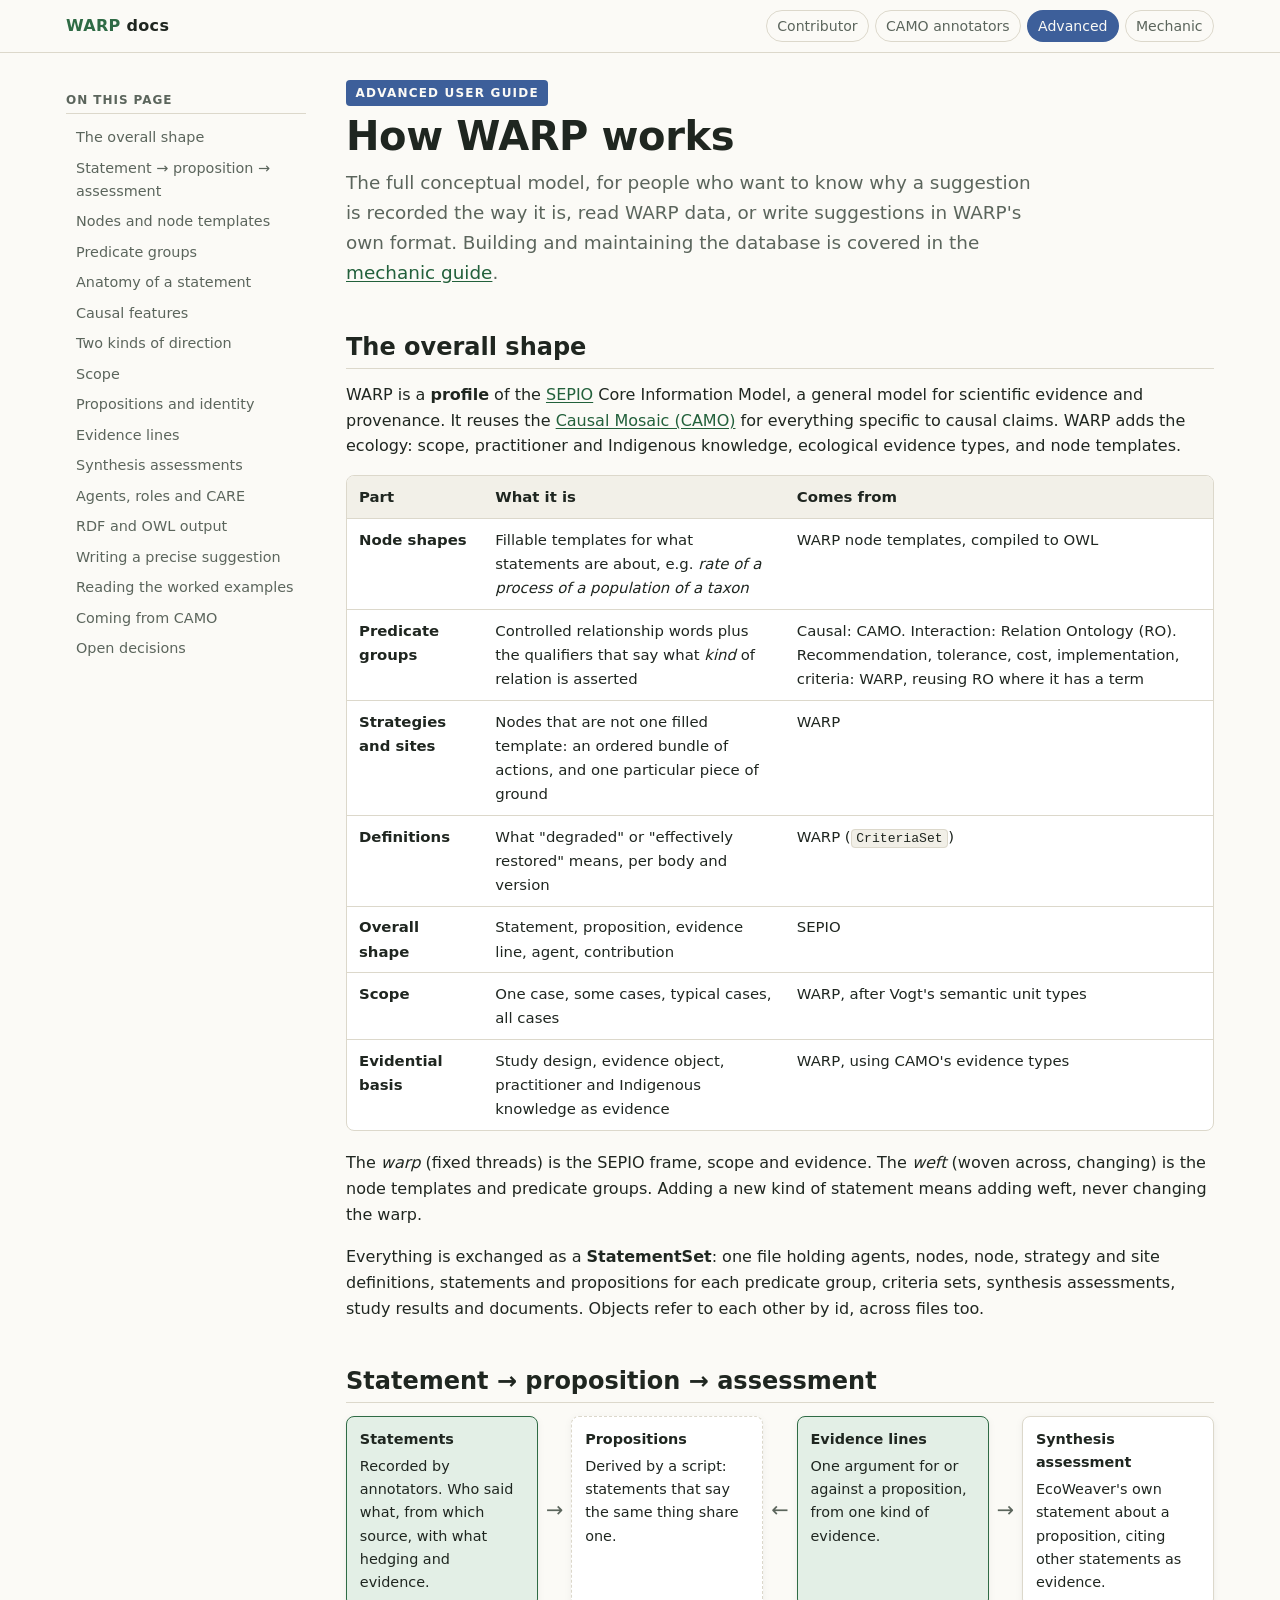
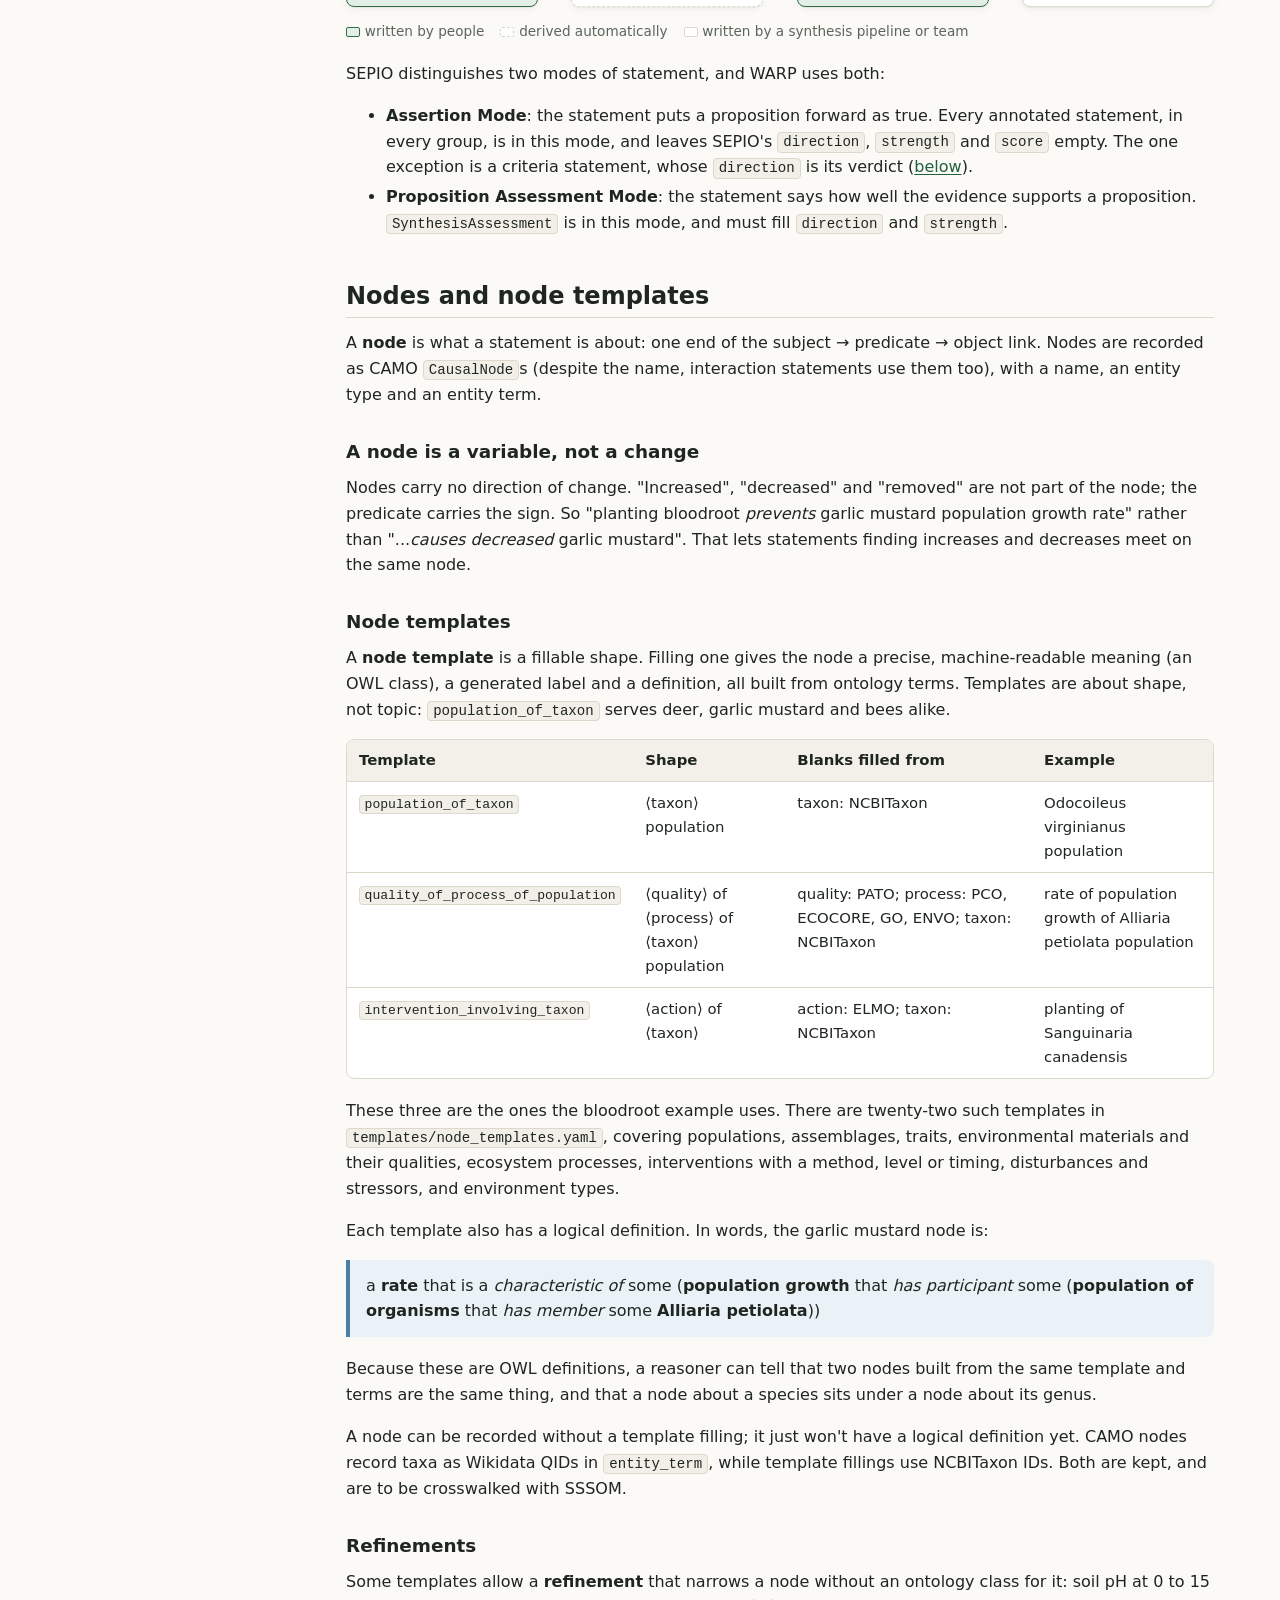
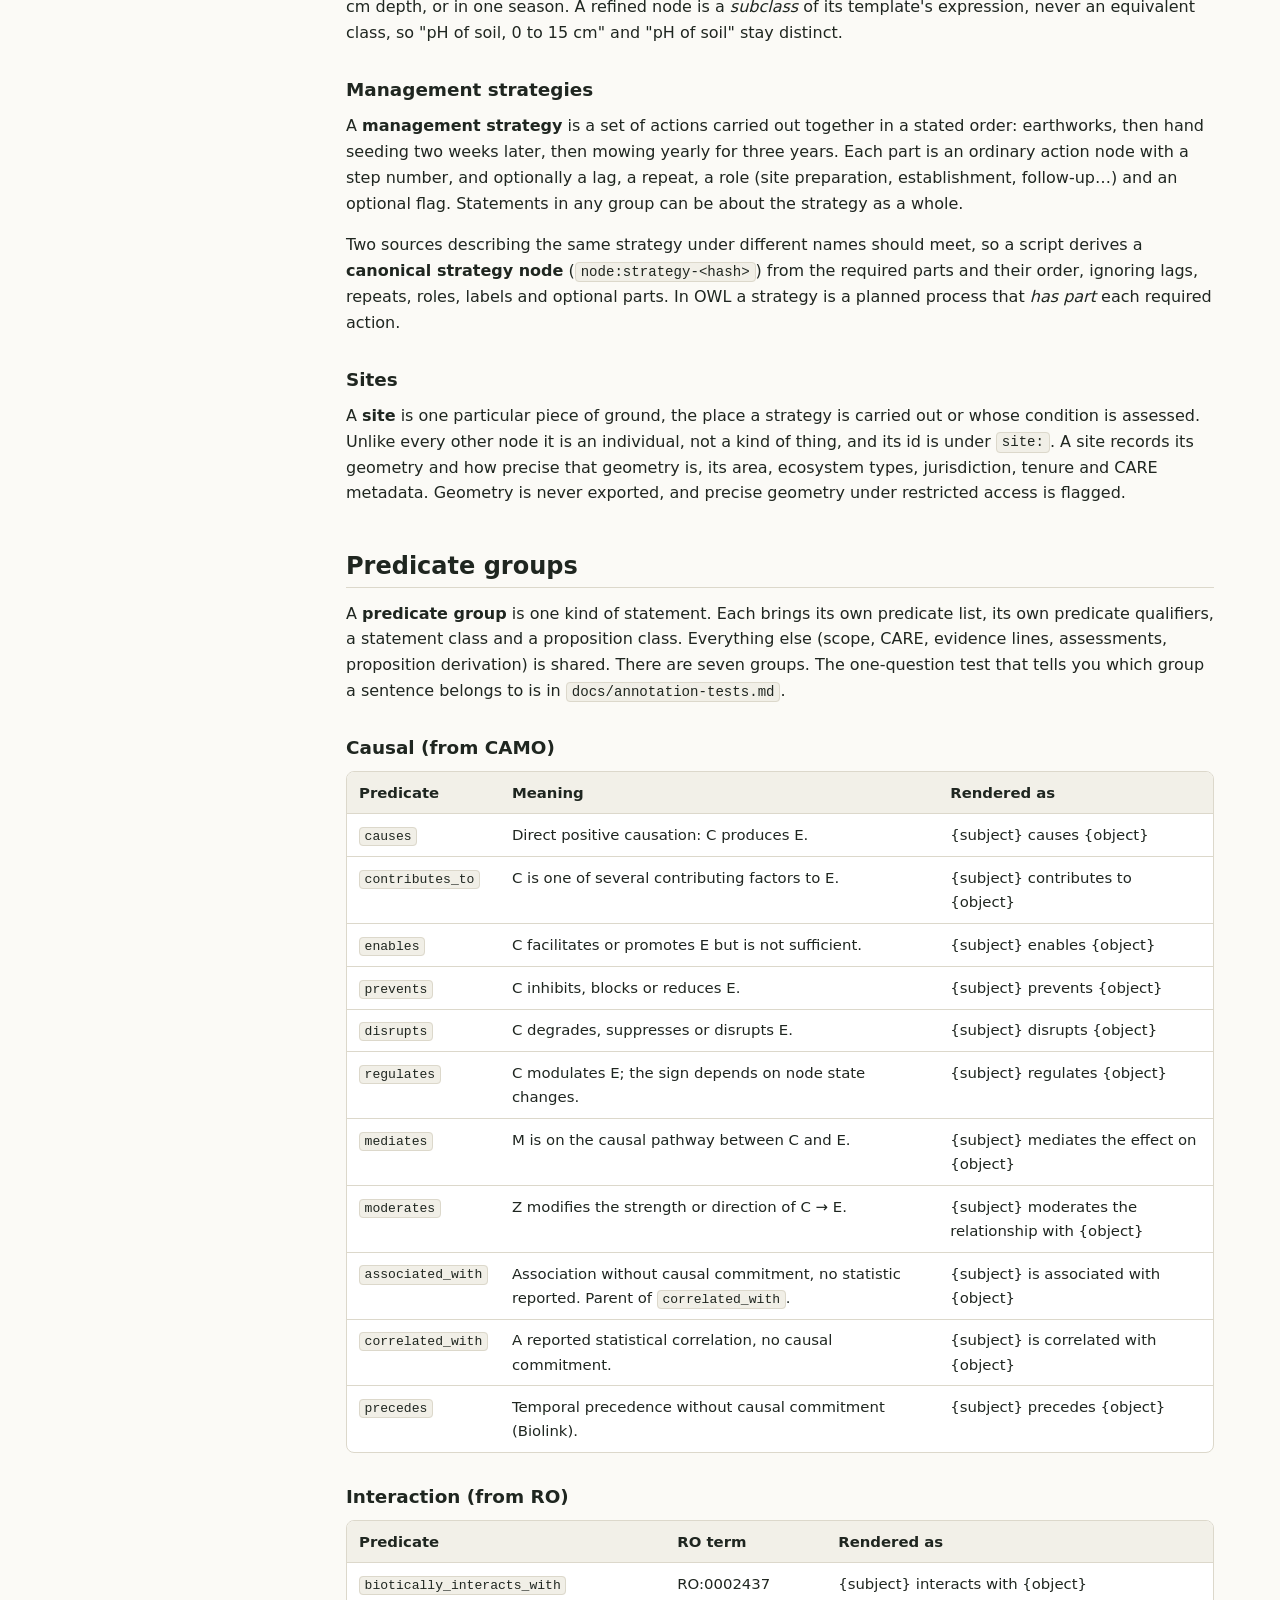
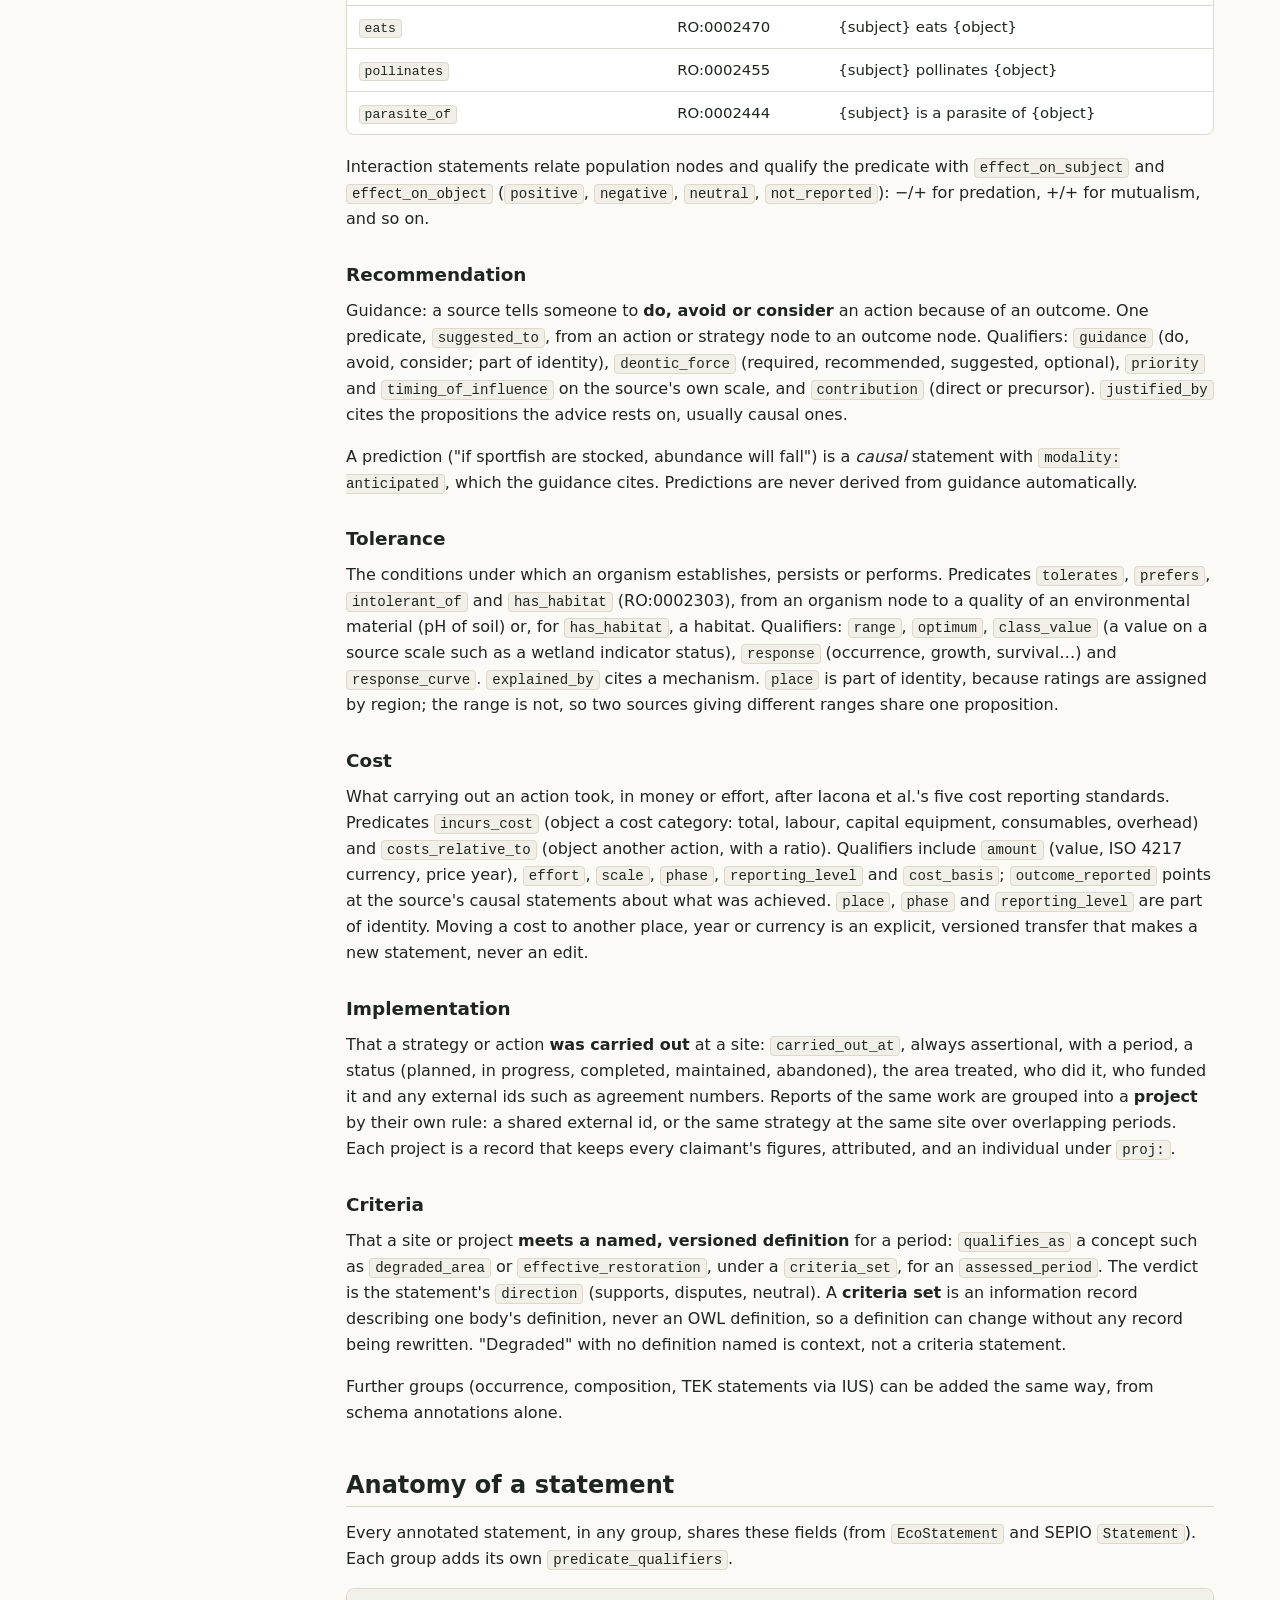
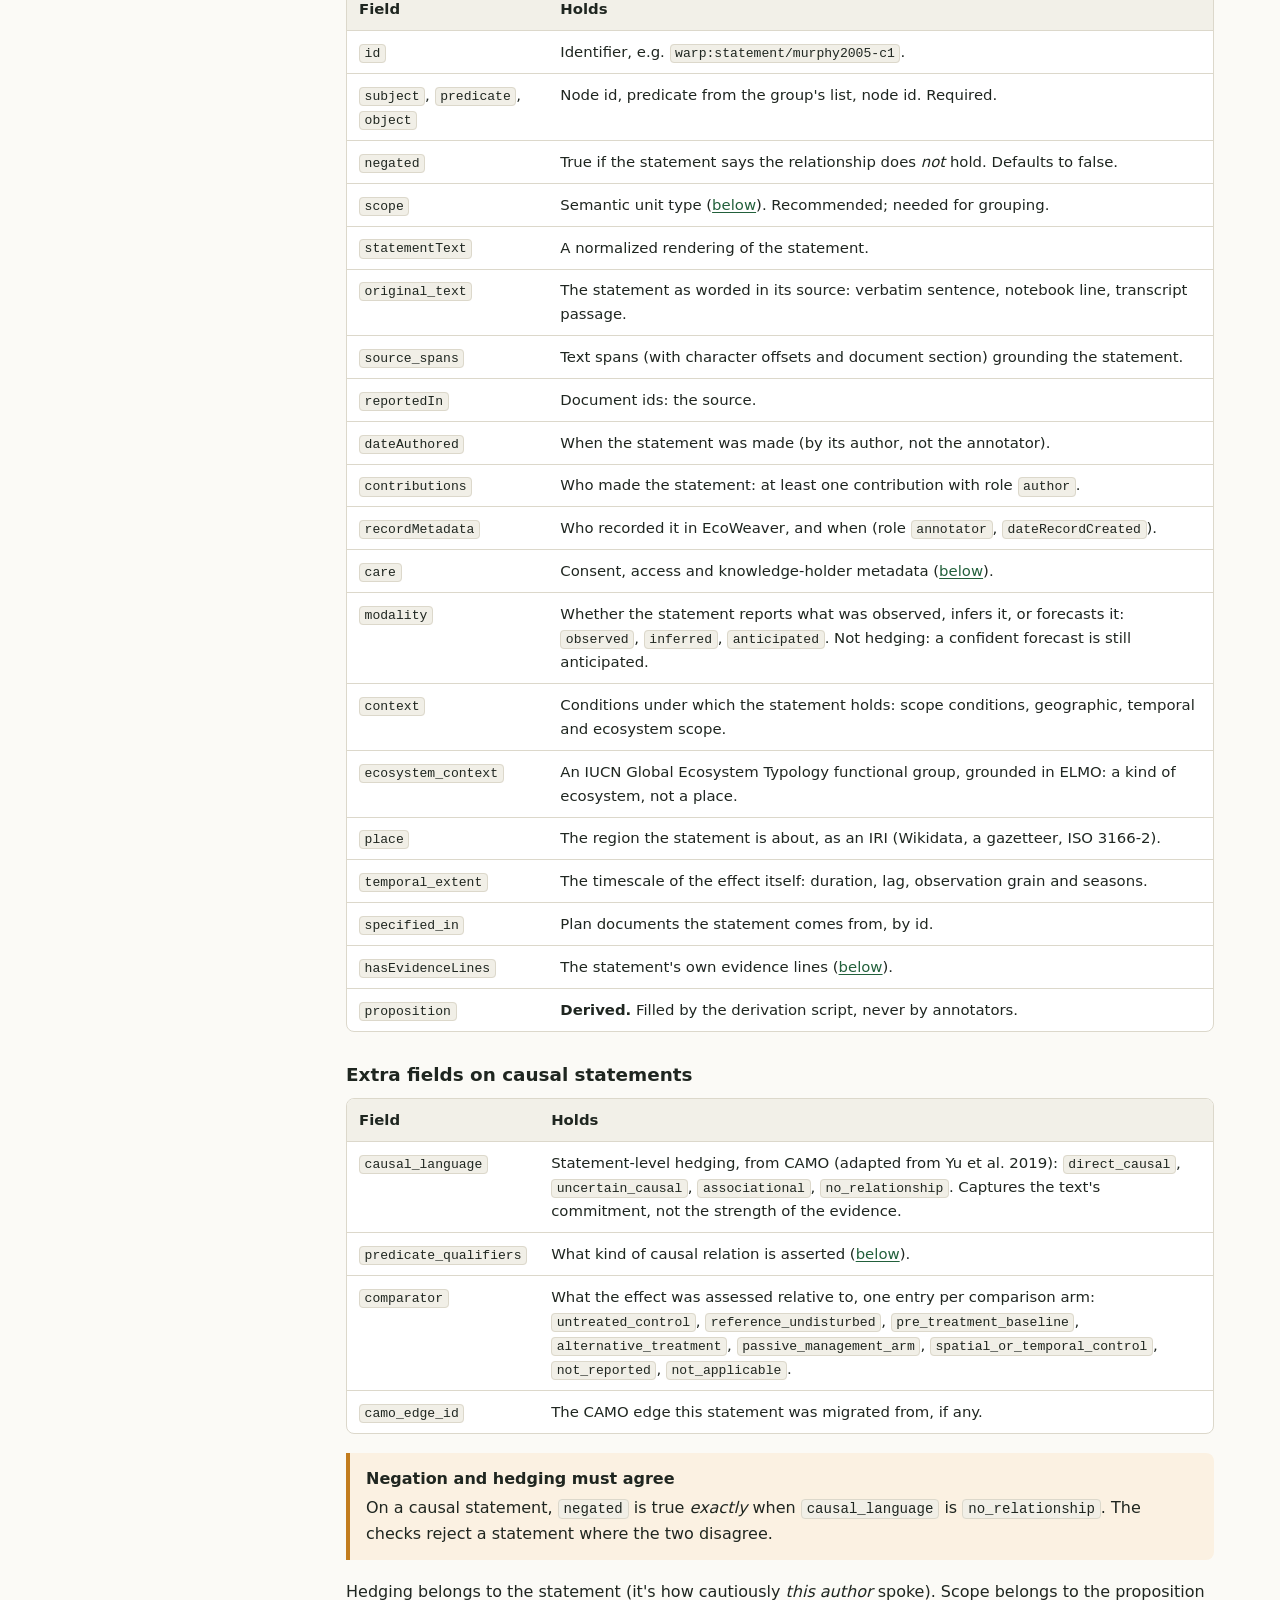
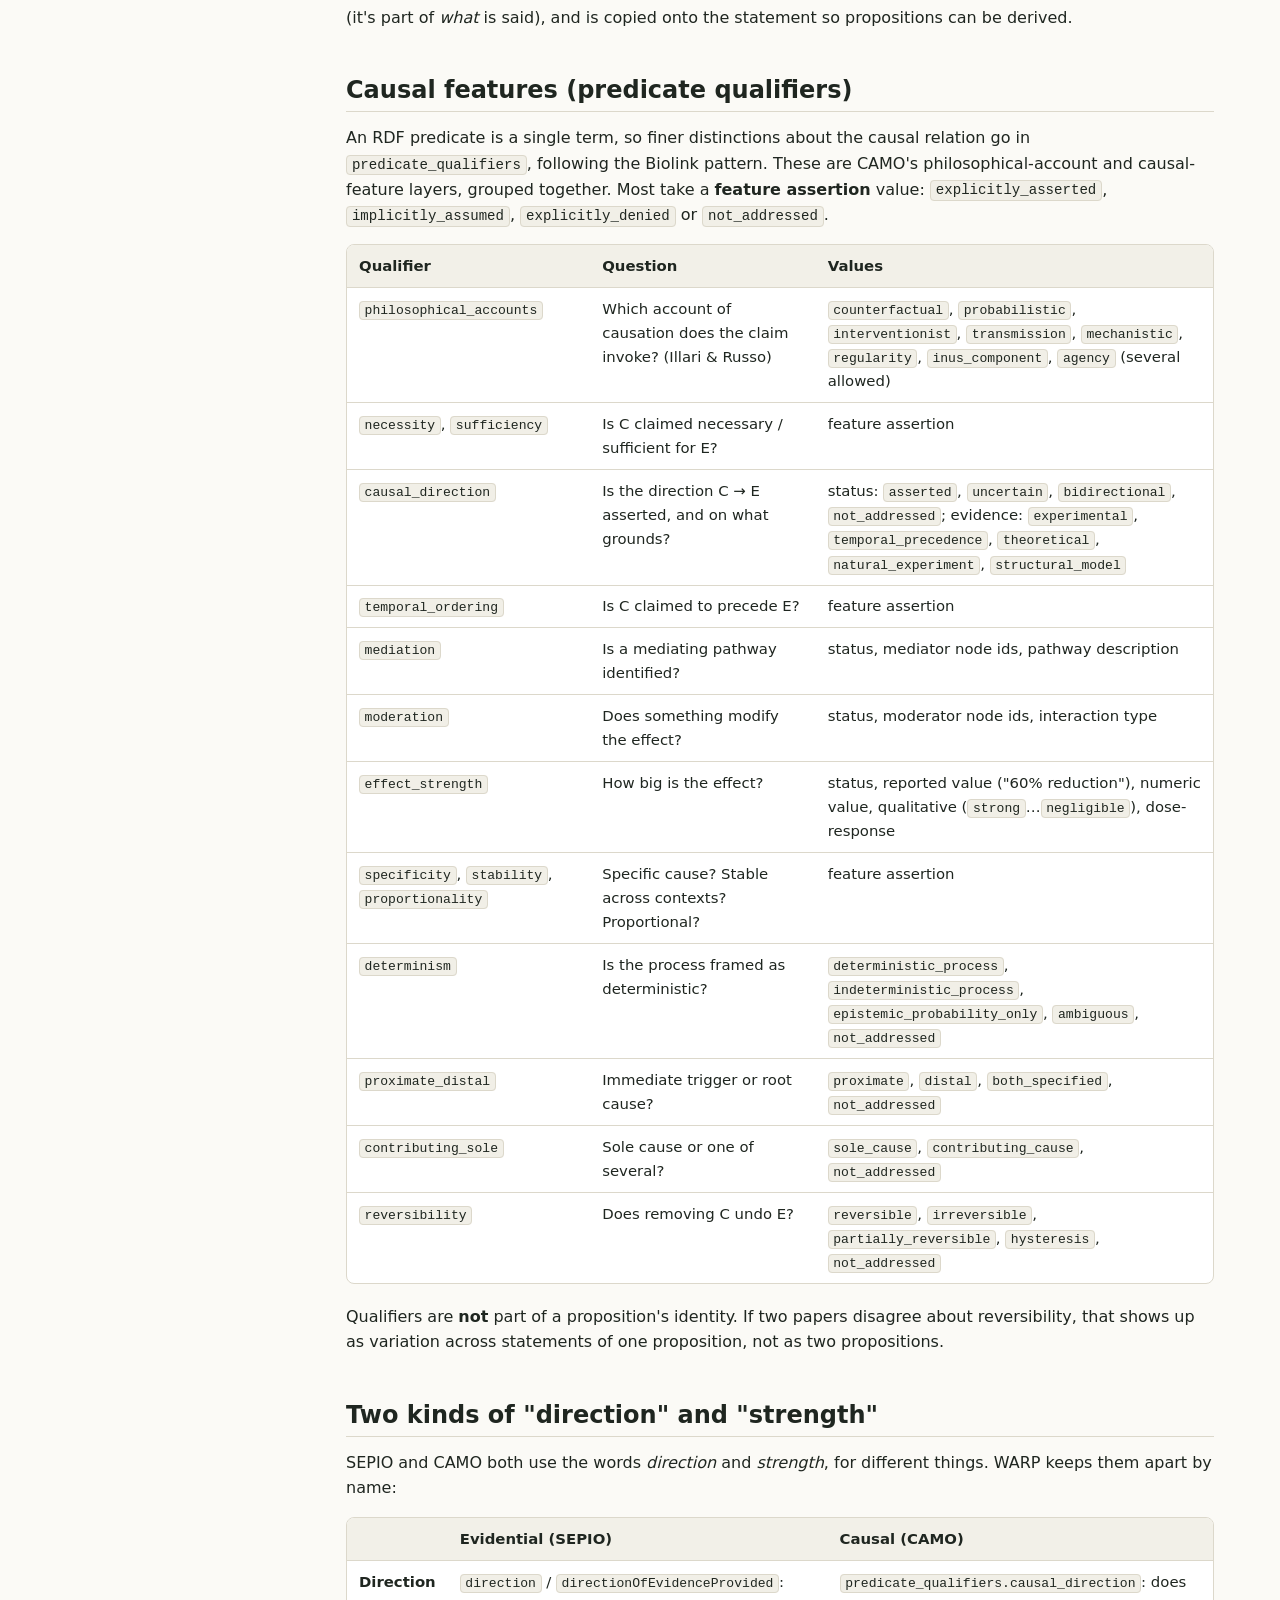
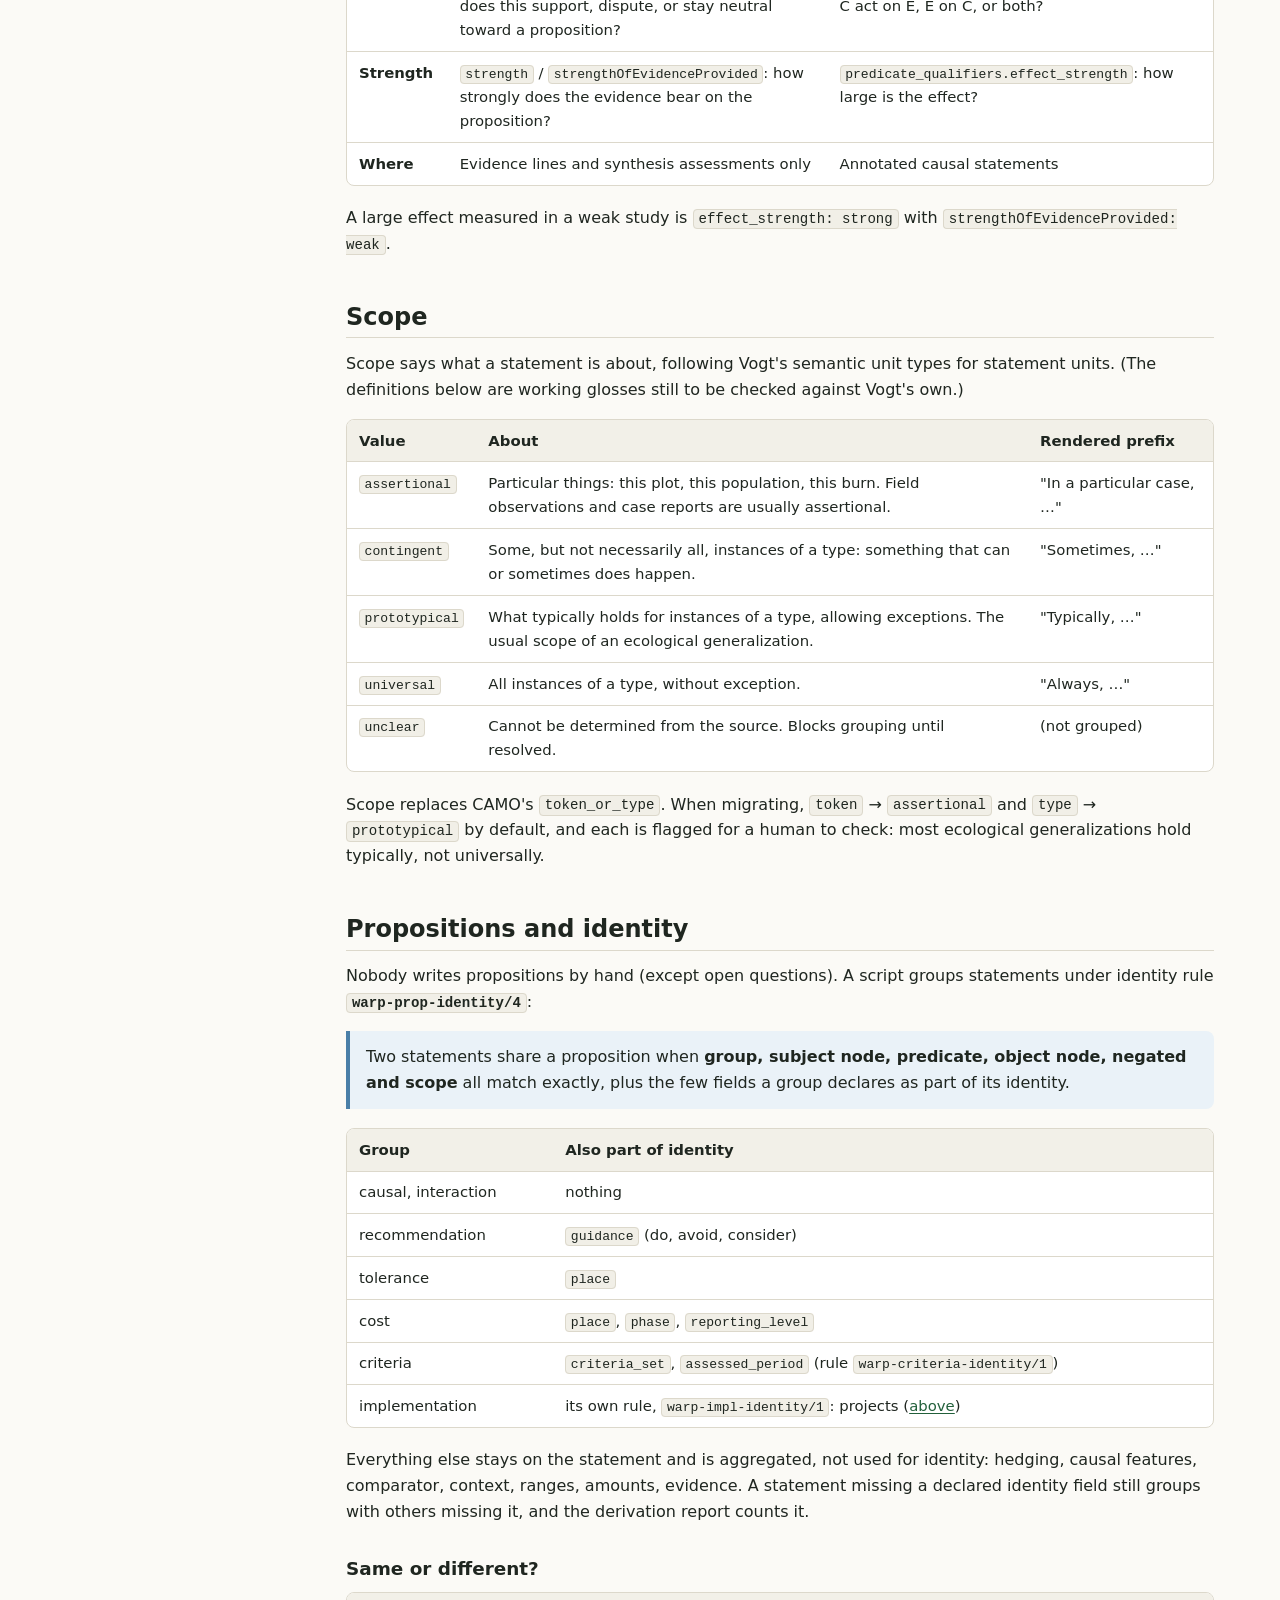
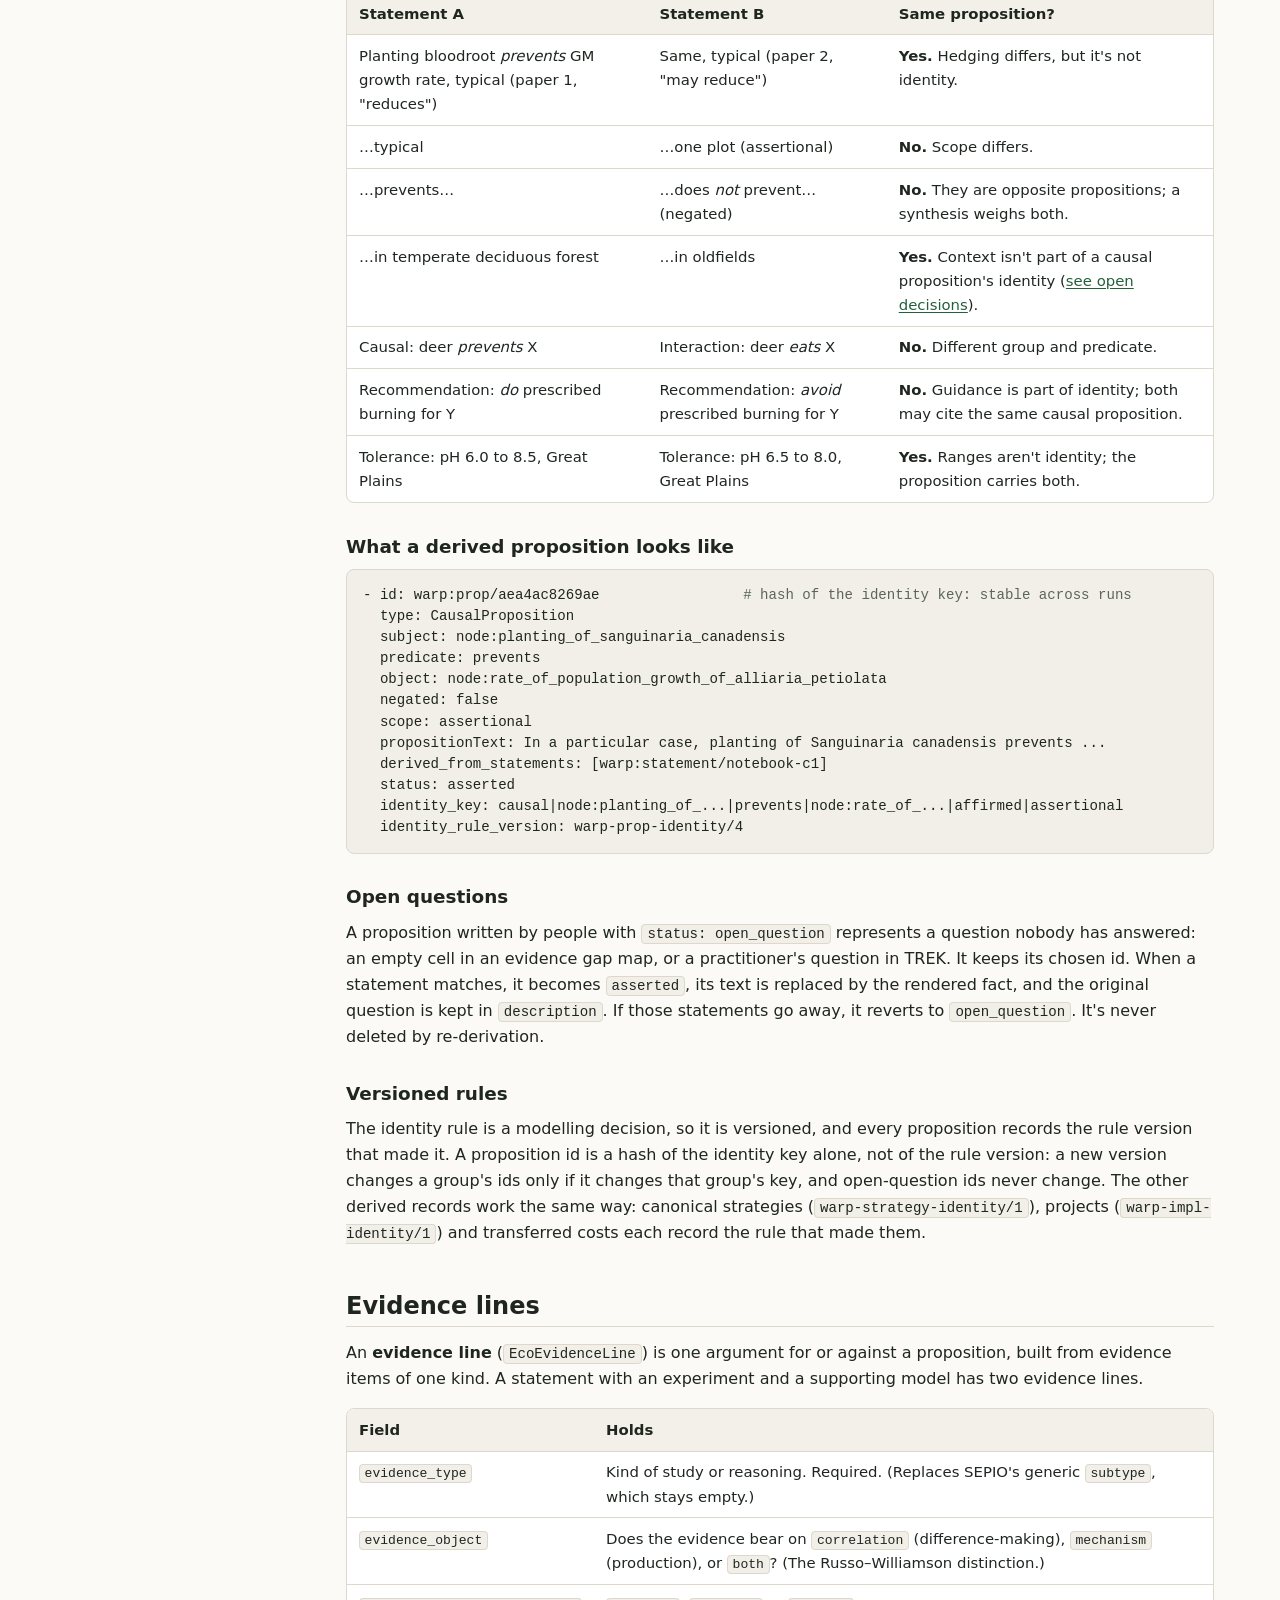
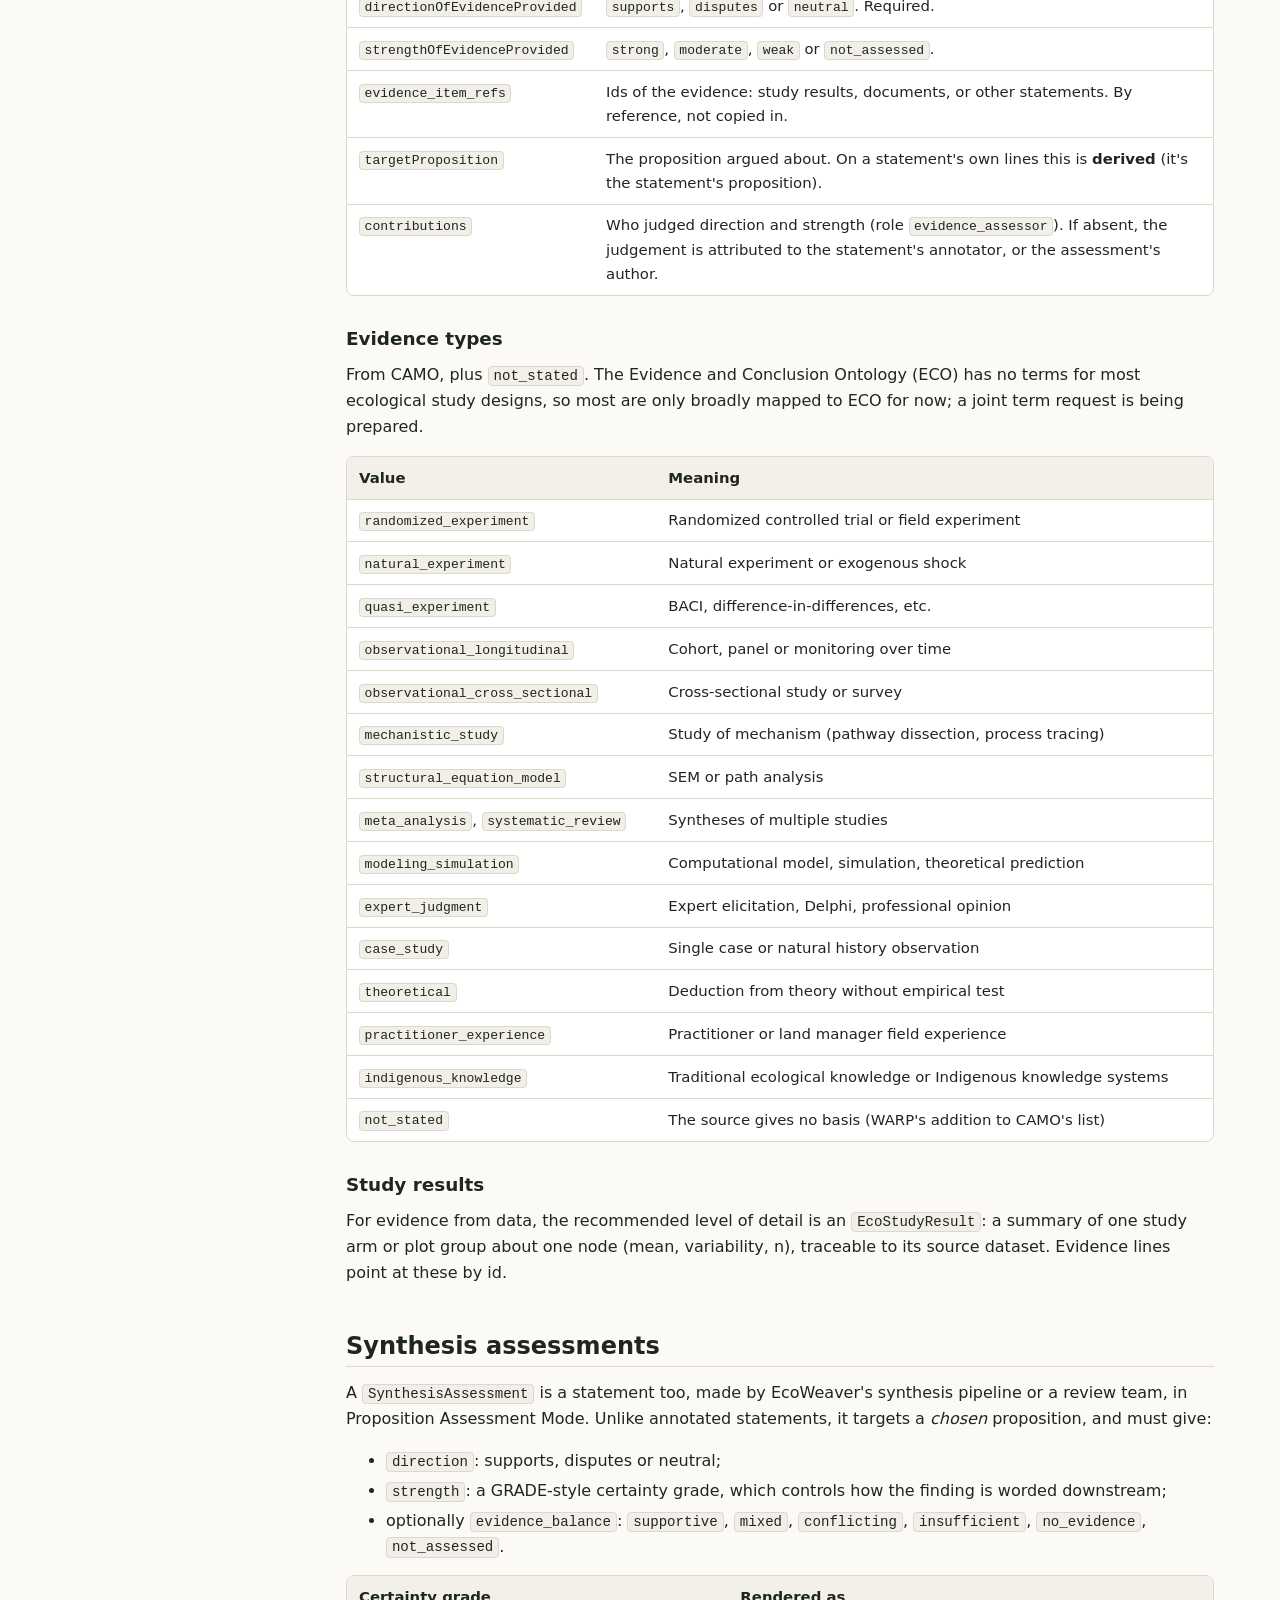
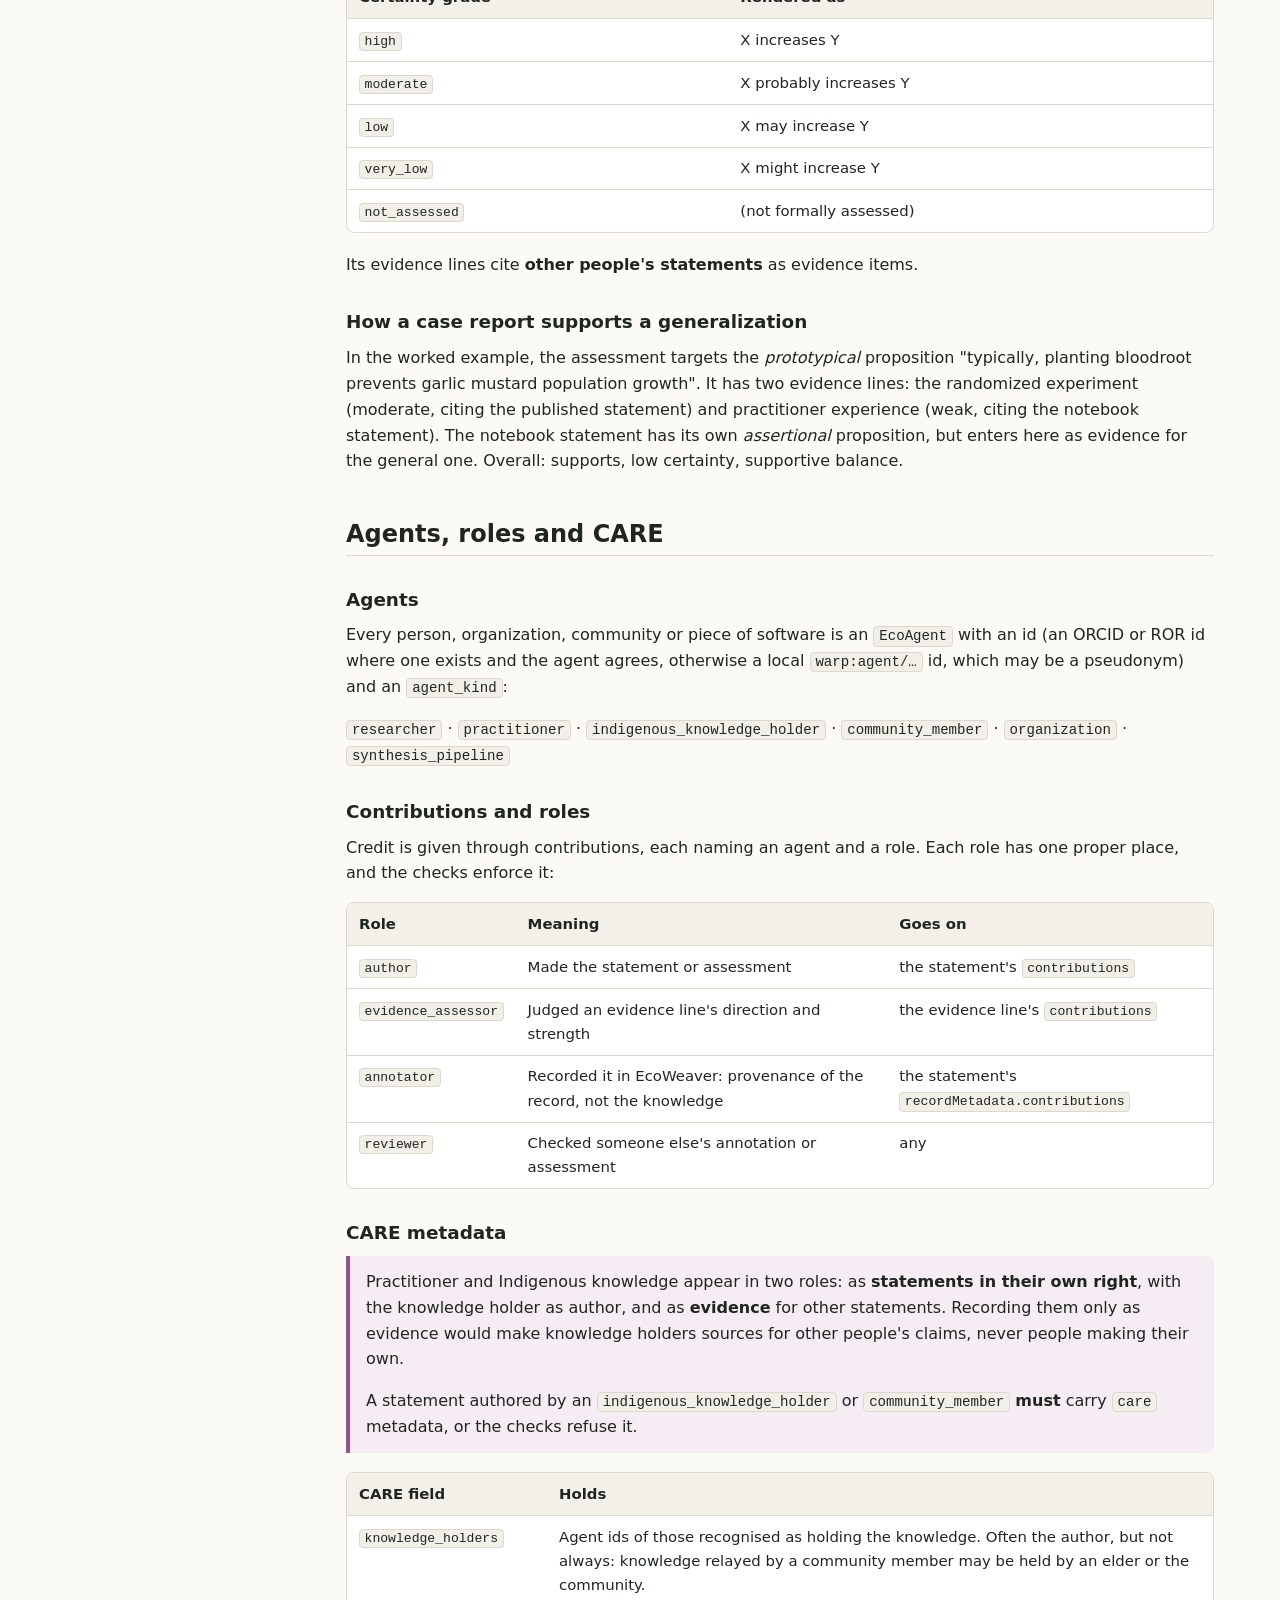
<file: docs/html/advanced.html>
<!doctype html>
<html lang="en">
<head>
<meta charset="utf-8">
<meta name="viewport" content="width=device-width, initial-scale=1">
<title>How WARP Works</title>
<meta name="description" content="How WARP models ecological statements: nodes, predicate groups, scope, propositions and identity, evidence lines, synthesis assessments, agents and CARE metadata, and the RDF and OWL output.">
<link rel="stylesheet" href="warp-docs.css">
</head>
<body>
<header class="topbar"><div class="topbar-inner">
  <a class="brand" href="index.html"><span>WARP</span> docs</a>
  <nav class="levels" aria-label="Documentation level">
    <a class="l-basic" href="basic.html">Contributor</a>
    <a class="l-camo" href="camo.html">CAMO annotators</a>
    <a class="l-advanced" href="advanced.html" aria-current="page">Advanced</a>
    <a class="l-mechanic" href="mechanic.html">Mechanic</a>
  </nav>
</div></header>

<div class="layout">
<nav class="toc" aria-label="On this page">
  <h2>On this page</h2>
  <ol>
    <li><a href="#shape">The overall shape</a></li>
    <li><a href="#layers">Statement → proposition → assessment</a></li>
    <li><a href="#nodes">Nodes and node templates</a></li>
    <li><a href="#groups">Predicate groups</a></li>
    <li><a href="#statement">Anatomy of a statement</a></li>
    <li><a href="#qualifiers">Causal features</a></li>
    <li><a href="#two-directions">Two kinds of direction</a></li>
    <li><a href="#scope">Scope</a></li>
    <li><a href="#identity">Propositions and identity</a></li>
    <li><a href="#evidence">Evidence lines</a></li>
    <li><a href="#assessment">Synthesis assessments</a></li>
    <li><a href="#people">Agents, roles and CARE</a></li>
    <li><a href="#rdf">RDF and OWL output</a></li>
    <li><a href="#suggest">Writing a precise suggestion</a></li>
    <li><a href="#example">Reading the worked examples</a></li>
    <li><a href="#camo">Coming from CAMO</a></li>
    <li><a href="#open">Open decisions</a></li>
  </ol>
</nav>

<main>
  <span class="eyebrow advanced">Advanced user guide</span>
  <h1>How WARP works</h1>
  <p class="lede">The full conceptual model, for people who want to know why a suggestion is recorded the way it is, read WARP data, or write suggestions in WARP's own format. Building and maintaining the database is covered in the <a href="mechanic.html">mechanic guide</a>.</p>

  <section id="shape">
    <h2>The overall shape</h2>
    <p>WARP is a <strong>profile</strong> of the <a href="https://github.com/sepio-framework/sepio-linkml">SEPIO</a> Core Information Model, a general model for scientific evidence and provenance. It reuses the <a href="https://github.com/timalamenciak/causalmosaic">Causal Mosaic (CAMO)</a> for everything specific to causal claims. WARP adds the ecology: scope, practitioner and Indigenous knowledge, ecological evidence types, and node templates.</p>
    <div class="table-wrap"><table>
      <thead><tr><th>Part</th><th>What it is</th><th>Comes from</th></tr></thead>
      <tbody>
        <tr><td><strong>Node shapes</strong></td><td>Fillable templates for what statements are about, e.g. <em>rate of a process of a population of a taxon</em></td><td>WARP node templates, compiled to OWL</td></tr>
        <tr><td><strong>Predicate groups</strong></td><td>Controlled relationship words plus the qualifiers that say what <em>kind</em> of relation is asserted</td><td>Causal: CAMO. Interaction: Relation Ontology (RO). Recommendation, tolerance, cost, implementation, criteria: WARP, reusing RO where it has a term</td></tr>
        <tr><td><strong>Strategies and sites</strong></td><td>Nodes that are not one filled template: an ordered bundle of actions, and one particular piece of ground</td><td>WARP</td></tr>
        <tr><td><strong>Definitions</strong></td><td>What "degraded" or "effectively restored" means, per body and version</td><td>WARP (<code>CriteriaSet</code>)</td></tr>
        <tr><td><strong>Overall shape</strong></td><td>Statement, proposition, evidence line, agent, contribution</td><td>SEPIO</td></tr>
        <tr><td><strong>Scope</strong></td><td>One case, some cases, typical cases, all cases</td><td>WARP, after Vogt's semantic unit types</td></tr>
        <tr><td><strong>Evidential basis</strong></td><td>Study design, evidence object, practitioner and Indigenous knowledge as evidence</td><td>WARP, using CAMO's evidence types</td></tr>
      </tbody>
    </table></div>
    <p>The <em>warp</em> (fixed threads) is the SEPIO frame, scope and evidence. The <em>weft</em> (woven across, changing) is the node templates and predicate groups. Adding a new kind of statement means adding weft, never changing the warp.</p>
    <p>Everything is exchanged as a <strong>StatementSet</strong>: one file holding agents, nodes, node, strategy and site definitions, statements and propositions for each predicate group, criteria sets, synthesis assessments, study results and documents. Objects refer to each other by id, across files too.</p>
  </section>

  <section id="layers">
    <h2>Statement → proposition → assessment</h2>
    <div class="flow">
      <div class="box hl"><b>Statements</b>Recorded by annotators. Who said what, from which source, with what hedging and evidence.</div>
      <div class="arrow">→</div>
      <div class="box gen"><b>Propositions</b>Derived by a script: statements that say the same thing share one.</div>
      <div class="arrow">←</div>
      <div class="box hl"><b>Evidence lines</b>One argument for or against a proposition, from one kind of evidence.</div>
      <div class="arrow">→</div>
      <div class="box"><b>Synthesis assessment</b>EcoWeaver's own statement about a proposition, citing other statements as evidence.</div>
    </div>
    <div class="legend"><span><i class="hl"></i>written by people</span><span><i class="gen"></i>derived automatically</span><span><i></i>written by a synthesis pipeline or team</span></div>
    <p>SEPIO distinguishes two modes of statement, and WARP uses both:</p>
    <ul>
      <li><strong>Assertion Mode</strong>: the statement puts a proposition forward as true. Every annotated statement, in every group, is in this mode, and leaves SEPIO's <code>direction</code>, <code>strength</code> and <code>score</code> empty. The one exception is a criteria statement, whose <code>direction</code> is its verdict (<a href="#groups">below</a>).</li>
      <li><strong>Proposition Assessment Mode</strong>: the statement says how well the evidence supports a proposition. <code>SynthesisAssessment</code> is in this mode, and must fill <code>direction</code> and <code>strength</code>.</li>
    </ul>
  </section>

  <section id="nodes">
    <h2>Nodes and node templates</h2>
    <p>A <strong>node</strong> is what a statement is about: one end of the subject → predicate → object link. Nodes are recorded as CAMO <code>CausalNode</code>s (despite the name, interaction statements use them too), with a name, an entity type and an entity term.</p>
    <h3>A node is a variable, not a change</h3>
    <p>Nodes carry no direction of change. "Increased", "decreased" and "removed" are not part of the node; the predicate carries the sign. So "planting bloodroot <em>prevents</em> garlic mustard population growth rate" rather than "...<em>causes decreased</em> garlic mustard". That lets statements finding increases and decreases meet on the same node.</p>
    <h3>Node templates</h3>
    <p>A <strong>node template</strong> is a fillable shape. Filling one gives the node a precise, machine-readable meaning (an OWL class), a generated label and a definition, all built from ontology terms. Templates are about shape, not topic: <code>population_of_taxon</code> serves deer, garlic mustard and bees alike.</p>
    <div class="table-wrap"><table>
      <thead><tr><th>Template</th><th>Shape</th><th>Blanks filled from</th><th>Example</th></tr></thead>
      <tbody>
        <tr><td><code>population_of_taxon</code></td><td>⟨taxon⟩ population</td><td>taxon: NCBITaxon</td><td>Odocoileus virginianus population</td></tr>
        <tr><td><code>quality_of_process_of_population</code></td><td>⟨quality⟩ of ⟨process⟩ of ⟨taxon⟩ population</td><td>quality: PATO; process: PCO, ECOCORE, GO, ENVO; taxon: NCBITaxon</td><td>rate of population growth of Alliaria petiolata population</td></tr>
        <tr><td><code>intervention_involving_taxon</code></td><td>⟨action⟩ of ⟨taxon⟩</td><td>action: ELMO; taxon: NCBITaxon</td><td>planting of Sanguinaria canadensis</td></tr>
      </tbody>
    </table></div>
    <p>These three are the ones the bloodroot example uses. There are twenty-two such templates in <code>templates/node_templates.yaml</code>, covering populations, assemblages, traits, environmental materials and their qualities, ecosystem processes, interventions with a method, level or timing, disturbances and stressors, and environment types.</p>
    <p>Each template also has a logical definition. In words, the garlic mustard node is:</p>
    <p class="callout note">a <strong>rate</strong> that is a <em>characteristic of</em> some (<strong>population growth</strong> that <em>has participant</em> some (<strong>population of organisms</strong> that <em>has member</em> some <strong>Alliaria petiolata</strong>))</p>
    <p>Because these are OWL definitions, a reasoner can tell that two nodes built from the same template and terms are the same thing, and that a node about a species sits under a node about its genus.</p>
    <p>A node can be recorded without a template filling; it just won't have a logical definition yet. CAMO nodes record taxa as Wikidata QIDs in <code>entity_term</code>, while template fillings use NCBITaxon IDs. Both are kept, and are to be crosswalked with SSSOM.</p>
    <h3>Refinements</h3>
    <p>Some templates allow a <strong>refinement</strong> that narrows a node without an ontology class for it: soil pH at 0 to 15 cm depth, or in one season. A refined node is a <em>subclass</em> of its template's expression, never an equivalent class, so "pH of soil, 0 to 15 cm" and "pH of soil" stay distinct.</p>
    <h3>Management strategies</h3>
    <p>A <strong>management strategy</strong> is a set of actions carried out together in a stated order: earthworks, then hand seeding two weeks later, then mowing yearly for three years. Each part is an ordinary action node with a step number, and optionally a lag, a repeat, a role (site preparation, establishment, follow-up…) and an optional flag. Statements in any group can be about the strategy as a whole.</p>
    <p>Two sources describing the same strategy under different names should meet, so a script derives a <strong>canonical strategy node</strong> (<code>node:strategy-&lt;hash&gt;</code>) from the required parts and their order, ignoring lags, repeats, roles, labels and optional parts. In OWL a strategy is a planned process that <em>has part</em> each required action.</p>
    <h3>Sites</h3>
    <p>A <strong>site</strong> is one particular piece of ground, the place a strategy is carried out or whose condition is assessed. Unlike every other node it is an individual, not a kind of thing, and its id is under <code>site:</code>. A site records its geometry and how precise that geometry is, its area, ecosystem types, jurisdiction, tenure and CARE metadata. Geometry is never exported, and precise geometry under restricted access is flagged.</p>
  </section>

  <section id="groups">
    <h2>Predicate groups</h2>
    <p>A <strong>predicate group</strong> is one kind of statement. Each brings its own predicate list, its own predicate qualifiers, a statement class and a proposition class. Everything else (scope, CARE, evidence lines, assessments, proposition derivation) is shared. There are seven groups. The one-question test that tells you which group a sentence belongs to is in <code>docs/annotation-tests.md</code>.</p>
    <h3>Causal (from CAMO)</h3>
    <div class="table-wrap"><table>
      <thead><tr><th>Predicate</th><th>Meaning</th><th>Rendered as</th></tr></thead>
      <tbody>
        <tr><td><code>causes</code></td><td>Direct positive causation: C produces E.</td><td>{subject} causes {object}</td></tr>
        <tr><td><code>contributes_to</code></td><td>C is one of several contributing factors to E.</td><td>{subject} contributes to {object}</td></tr>
        <tr><td><code>enables</code></td><td>C facilitates or promotes E but is not sufficient.</td><td>{subject} enables {object}</td></tr>
        <tr><td><code>prevents</code></td><td>C inhibits, blocks or reduces E.</td><td>{subject} prevents {object}</td></tr>
        <tr><td><code>disrupts</code></td><td>C degrades, suppresses or disrupts E.</td><td>{subject} disrupts {object}</td></tr>
        <tr><td><code>regulates</code></td><td>C modulates E; the sign depends on node state changes.</td><td>{subject} regulates {object}</td></tr>
        <tr><td><code>mediates</code></td><td>M is on the causal pathway between C and E.</td><td>{subject} mediates the effect on {object}</td></tr>
        <tr><td><code>moderates</code></td><td>Z modifies the strength or direction of C → E.</td><td>{subject} moderates the relationship with {object}</td></tr>
        <tr><td><code>associated_with</code></td><td>Association without causal commitment, no statistic reported. Parent of <code>correlated_with</code>.</td><td>{subject} is associated with {object}</td></tr>
        <tr><td><code>correlated_with</code></td><td>A reported statistical correlation, no causal commitment.</td><td>{subject} is correlated with {object}</td></tr>
        <tr><td><code>precedes</code></td><td>Temporal precedence without causal commitment (Biolink).</td><td>{subject} precedes {object}</td></tr>
      </tbody>
    </table></div>
    <h3>Interaction (from RO)</h3>
    <div class="table-wrap"><table>
      <thead><tr><th>Predicate</th><th>RO term</th><th>Rendered as</th></tr></thead>
      <tbody>
        <tr><td><code>biotically_interacts_with</code></td><td>RO:0002437</td><td>{subject} interacts with {object}</td></tr>
        <tr><td><code>eats</code></td><td>RO:0002470</td><td>{subject} eats {object}</td></tr>
        <tr><td><code>pollinates</code></td><td>RO:0002455</td><td>{subject} pollinates {object}</td></tr>
        <tr><td><code>parasite_of</code></td><td>RO:0002444</td><td>{subject} is a parasite of {object}</td></tr>
      </tbody>
    </table></div>
    <p>Interaction statements relate population nodes and qualify the predicate with <code>effect_on_subject</code> and <code>effect_on_object</code> (<code>positive</code>, <code>negative</code>, <code>neutral</code>, <code>not_reported</code>): −/+ for predation, +/+ for mutualism, and so on.</p>
    <h3>Recommendation</h3>
    <p>Guidance: a source tells someone to <strong>do, avoid or consider</strong> an action because of an outcome. One predicate, <code>suggested_to</code>, from an action or strategy node to an outcome node. Qualifiers: <code>guidance</code> (do, avoid, consider; part of identity), <code>deontic_force</code> (required, recommended, suggested, optional), <code>priority</code> and <code>timing_of_influence</code> on the source's own scale, and <code>contribution</code> (direct or precursor). <code>justified_by</code> cites the propositions the advice rests on, usually causal ones.</p>
    <p>A prediction ("if sportfish are stocked, abundance will fall") is a <em>causal</em> statement with <code>modality: anticipated</code>, which the guidance cites. Predictions are never derived from guidance automatically.</p>
    <h3>Tolerance</h3>
    <p>The conditions under which an organism establishes, persists or performs. Predicates <code>tolerates</code>, <code>prefers</code>, <code>intolerant_of</code> and <code>has_habitat</code> (RO:0002303), from an organism node to a quality of an environmental material (pH of soil) or, for <code>has_habitat</code>, a habitat. Qualifiers: <code>range</code>, <code>optimum</code>, <code>class_value</code> (a value on a source scale such as a wetland indicator status), <code>response</code> (occurrence, growth, survival…) and <code>response_curve</code>. <code>explained_by</code> cites a mechanism. <code>place</code> is part of identity, because ratings are assigned by region; the range is not, so two sources giving different ranges share one proposition.</p>
    <h3>Cost</h3>
    <p>What carrying out an action took, in money or effort, after Iacona et al.'s five cost reporting standards. Predicates <code>incurs_cost</code> (object a cost category: total, labour, capital equipment, consumables, overhead) and <code>costs_relative_to</code> (object another action, with a ratio). Qualifiers include <code>amount</code> (value, ISO 4217 currency, price year), <code>effort</code>, <code>scale</code>, <code>phase</code>, <code>reporting_level</code> and <code>cost_basis</code>; <code>outcome_reported</code> points at the source's causal statements about what was achieved. <code>place</code>, <code>phase</code> and <code>reporting_level</code> are part of identity. Moving a cost to another place, year or currency is an explicit, versioned transfer that makes a new statement, never an edit.</p>
    <h3>Implementation</h3>
    <p>That a strategy or action <strong>was carried out</strong> at a site: <code>carried_out_at</code>, always assertional, with a period, a status (planned, in progress, completed, maintained, abandoned), the area treated, who did it, who funded it and any external ids such as agreement numbers. Reports of the same work are grouped into a <strong>project</strong> by their own rule: a shared external id, or the same strategy at the same site over overlapping periods. Each project is a record that keeps every claimant's figures, attributed, and an individual under <code>proj:</code>.</p>
    <h3>Criteria</h3>
    <p>That a site or project <strong>meets a named, versioned definition</strong> for a period: <code>qualifies_as</code> a concept such as <code>degraded_area</code> or <code>effective_restoration</code>, under a <code>criteria_set</code>, for an <code>assessed_period</code>. The verdict is the statement's <code>direction</code> (supports, disputes, neutral). A <strong>criteria set</strong> is an information record describing one body's definition, never an OWL definition, so a definition can change without any record being rewritten. "Degraded" with no definition named is context, not a criteria statement.</p>
    <p>Further groups (occurrence, composition, TEK statements via IUS) can be added the same way, from schema annotations alone.</p>
  </section>

  <section id="statement">
    <h2>Anatomy of a statement</h2>
    <p>Every annotated statement, in any group, shares these fields (from <code>EcoStatement</code> and SEPIO <code>Statement</code>). Each group adds its own <code>predicate_qualifiers</code>.</p>
    <div class="table-wrap"><table>
      <thead><tr><th>Field</th><th>Holds</th></tr></thead>
      <tbody>
        <tr><td><code>id</code></td><td>Identifier, e.g. <code>warp:statement/murphy2005-c1</code>.</td></tr>
        <tr><td><code>subject</code>, <code>predicate</code>, <code>object</code></td><td>Node id, predicate from the group's list, node id. Required.</td></tr>
        <tr><td><code>negated</code></td><td>True if the statement says the relationship does <em>not</em> hold. Defaults to false.</td></tr>
        <tr><td><code>scope</code></td><td>Semantic unit type (<a href="#scope">below</a>). Recommended; needed for grouping.</td></tr>
        <tr><td><code>statementText</code></td><td>A normalized rendering of the statement.</td></tr>
        <tr><td><code>original_text</code></td><td>The statement as worded in its source: verbatim sentence, notebook line, transcript passage.</td></tr>
        <tr><td><code>source_spans</code></td><td>Text spans (with character offsets and document section) grounding the statement.</td></tr>
        <tr><td><code>reportedIn</code></td><td>Document ids: the source.</td></tr>
        <tr><td><code>dateAuthored</code></td><td>When the statement was made (by its author, not the annotator).</td></tr>
        <tr><td><code>contributions</code></td><td>Who made the statement: at least one contribution with role <code>author</code>.</td></tr>
        <tr><td><code>recordMetadata</code></td><td>Who recorded it in EcoWeaver, and when (role <code>annotator</code>, <code>dateRecordCreated</code>).</td></tr>
        <tr><td><code>care</code></td><td>Consent, access and knowledge-holder metadata (<a href="#people">below</a>).</td></tr>
        <tr><td><code>modality</code></td><td>Whether the statement reports what was observed, infers it, or forecasts it: <code>observed</code>, <code>inferred</code>, <code>anticipated</code>. Not hedging: a confident forecast is still anticipated.</td></tr>
        <tr><td><code>context</code></td><td>Conditions under which the statement holds: scope conditions, geographic, temporal and ecosystem scope.</td></tr>
        <tr><td><code>ecosystem_context</code></td><td>An IUCN Global Ecosystem Typology functional group, grounded in ELMO: a kind of ecosystem, not a place.</td></tr>
        <tr><td><code>place</code></td><td>The region the statement is about, as an IRI (Wikidata, a gazetteer, ISO 3166-2).</td></tr>
        <tr><td><code>temporal_extent</code></td><td>The timescale of the effect itself: duration, lag, observation grain and seasons.</td></tr>
        <tr><td><code>specified_in</code></td><td>Plan documents the statement comes from, by id.</td></tr>
        <tr><td><code>hasEvidenceLines</code></td><td>The statement's own evidence lines (<a href="#evidence">below</a>).</td></tr>
        <tr><td><code>proposition</code></td><td><strong>Derived.</strong> Filled by the derivation script, never by annotators.</td></tr>
      </tbody>
    </table></div>
    <h3>Extra fields on causal statements</h3>
    <div class="table-wrap"><table>
      <thead><tr><th>Field</th><th>Holds</th></tr></thead>
      <tbody>
        <tr><td><code>causal_language</code></td><td>Statement-level hedging, from CAMO (adapted from Yu et al. 2019): <code>direct_causal</code>, <code>uncertain_causal</code>, <code>associational</code>, <code>no_relationship</code>. Captures the text's commitment, not the strength of the evidence.</td></tr>
        <tr><td><code>predicate_qualifiers</code></td><td>What kind of causal relation is asserted (<a href="#qualifiers">below</a>).</td></tr>
        <tr><td><code>comparator</code></td><td>What the effect was assessed relative to, one entry per comparison arm: <code>untreated_control</code>, <code>reference_undisturbed</code>, <code>pre_treatment_baseline</code>, <code>alternative_treatment</code>, <code>passive_management_arm</code>, <code>spatial_or_temporal_control</code>, <code>not_reported</code>, <code>not_applicable</code>.</td></tr>
        <tr><td><code>camo_edge_id</code></td><td>The CAMO edge this statement was migrated from, if any.</td></tr>
      </tbody>
    </table></div>
    <div class="callout warn">
      <strong class="t">Negation and hedging must agree</strong>
      On a causal statement, <code>negated</code> is true <em>exactly</em> when <code>causal_language</code> is <code>no_relationship</code>. The checks reject a statement where the two disagree.
    </div>
    <p>Hedging belongs to the statement (it's how cautiously <em>this author</em> spoke). Scope belongs to the proposition (it's part of <em>what</em> is said), and is copied onto the statement so propositions can be derived.</p>
  </section>

  <section id="qualifiers">
    <h2>Causal features (predicate qualifiers)</h2>
    <p>An RDF predicate is a single term, so finer distinctions about the causal relation go in <code>predicate_qualifiers</code>, following the Biolink pattern. These are CAMO's philosophical-account and causal-feature layers, grouped together. Most take a <strong>feature assertion</strong> value: <code>explicitly_asserted</code>, <code>implicitly_assumed</code>, <code>explicitly_denied</code> or <code>not_addressed</code>.</p>
    <div class="table-wrap"><table>
      <thead><tr><th>Qualifier</th><th>Question</th><th>Values</th></tr></thead>
      <tbody>
        <tr><td><code>philosophical_accounts</code></td><td>Which account of causation does the claim invoke? (Illari &amp; Russo)</td><td class="wrap"><code>counterfactual</code>, <code>probabilistic</code>, <code>interventionist</code>, <code>transmission</code>, <code>mechanistic</code>, <code>regularity</code>, <code>inus_component</code>, <code>agency</code> (several allowed)</td></tr>
        <tr><td><code>necessity</code>, <code>sufficiency</code></td><td>Is C claimed necessary / sufficient for E?</td><td>feature assertion</td></tr>
        <tr><td><code>causal_direction</code></td><td>Is the direction C → E asserted, and on what grounds?</td><td class="wrap">status: <code>asserted</code>, <code>uncertain</code>, <code>bidirectional</code>, <code>not_addressed</code>; evidence: <code>experimental</code>, <code>temporal_precedence</code>, <code>theoretical</code>, <code>natural_experiment</code>, <code>structural_model</code></td></tr>
        <tr><td><code>temporal_ordering</code></td><td>Is C claimed to precede E?</td><td>feature assertion</td></tr>
        <tr><td><code>mediation</code></td><td>Is a mediating pathway identified?</td><td>status, mediator node ids, pathway description</td></tr>
        <tr><td><code>moderation</code></td><td>Does something modify the effect?</td><td>status, moderator node ids, interaction type</td></tr>
        <tr><td><code>effect_strength</code></td><td>How big is the effect?</td><td class="wrap">status, reported value ("60% reduction"), numeric value, qualitative (<code>strong</code>…<code>negligible</code>), dose-response</td></tr>
        <tr><td><code>specificity</code>, <code>stability</code>, <code>proportionality</code></td><td>Specific cause? Stable across contexts? Proportional?</td><td>feature assertion</td></tr>
        <tr><td><code>determinism</code></td><td>Is the process framed as deterministic?</td><td class="wrap"><code>deterministic_process</code>, <code>indeterministic_process</code>, <code>epistemic_probability_only</code>, <code>ambiguous</code>, <code>not_addressed</code></td></tr>
        <tr><td><code>proximate_distal</code></td><td>Immediate trigger or root cause?</td><td class="wrap"><code>proximate</code>, <code>distal</code>, <code>both_specified</code>, <code>not_addressed</code></td></tr>
        <tr><td><code>contributing_sole</code></td><td>Sole cause or one of several?</td><td class="wrap"><code>sole_cause</code>, <code>contributing_cause</code>, <code>not_addressed</code></td></tr>
        <tr><td><code>reversibility</code></td><td>Does removing C undo E?</td><td class="wrap"><code>reversible</code>, <code>irreversible</code>, <code>partially_reversible</code>, <code>hysteresis</code>, <code>not_addressed</code></td></tr>
      </tbody>
    </table></div>
    <p>Qualifiers are <strong>not</strong> part of a proposition's identity. If two papers disagree about reversibility, that shows up as variation across statements of one proposition, not as two propositions.</p>
  </section>

  <section id="two-directions">
    <h2>Two kinds of "direction" and "strength"</h2>
    <p>SEPIO and CAMO both use the words <em>direction</em> and <em>strength</em>, for different things. WARP keeps them apart by name:</p>
    <div class="table-wrap"><table>
      <thead><tr><th></th><th>Evidential (SEPIO)</th><th>Causal (CAMO)</th></tr></thead>
      <tbody>
        <tr><td><strong>Direction</strong></td><td><code>direction</code> / <code>directionOfEvidenceProvided</code>: does this support, dispute, or stay neutral toward a proposition?</td><td><code>predicate_qualifiers.causal_direction</code>: does C act on E, E on C, or both?</td></tr>
        <tr><td><strong>Strength</strong></td><td><code>strength</code> / <code>strengthOfEvidenceProvided</code>: how strongly does the evidence bear on the proposition?</td><td><code>predicate_qualifiers.effect_strength</code>: how large is the effect?</td></tr>
        <tr><td><strong>Where</strong></td><td>Evidence lines and synthesis assessments only</td><td>Annotated causal statements</td></tr>
      </tbody>
    </table></div>
    <p>A large effect measured in a weak study is <code>effect_strength: strong</code> with <code>strengthOfEvidenceProvided: weak</code>.</p>
  </section>

  <section id="scope">
    <h2>Scope</h2>
    <p>Scope says what a statement is about, following Vogt's semantic unit types for statement units. (The definitions below are working glosses still to be checked against Vogt's own.)</p>
    <div class="table-wrap"><table>
      <thead><tr><th>Value</th><th>About</th><th>Rendered prefix</th></tr></thead>
      <tbody>
        <tr><td><code>assertional</code></td><td>Particular things: this plot, this population, this burn. Field observations and case reports are usually assertional.</td><td>"In a particular case, …"</td></tr>
        <tr><td><code>contingent</code></td><td>Some, but not necessarily all, instances of a type: something that can or sometimes does happen.</td><td>"Sometimes, …"</td></tr>
        <tr><td><code>prototypical</code></td><td>What typically holds for instances of a type, allowing exceptions. The usual scope of an ecological generalization.</td><td>"Typically, …"</td></tr>
        <tr><td><code>universal</code></td><td>All instances of a type, without exception.</td><td>"Always, …"</td></tr>
        <tr><td><code>unclear</code></td><td>Cannot be determined from the source. Blocks grouping until resolved.</td><td>(not grouped)</td></tr>
      </tbody>
    </table></div>
    <p>Scope replaces CAMO's <code>token_or_type</code>. When migrating, <code>token</code> → <code>assertional</code> and <code>type</code> → <code>prototypical</code> by default, and each is flagged for a human to check: most ecological generalizations hold typically, not universally.</p>
  </section>

  <section id="identity">
    <h2>Propositions and identity</h2>
    <p>Nobody writes propositions by hand (except open questions). A script groups statements under identity rule <strong><code>warp-prop-identity/4</code></strong>:</p>
    <div class="callout note">
      Two statements share a proposition when <strong>group, subject node, predicate, object node, negated and scope</strong> all match exactly, plus the few fields a group declares as part of its identity.
    </div>
    <div class="table-wrap"><table>
      <thead><tr><th>Group</th><th>Also part of identity</th></tr></thead>
      <tbody>
        <tr><td>causal, interaction</td><td>nothing</td></tr>
        <tr><td>recommendation</td><td><code>guidance</code> (do, avoid, consider)</td></tr>
        <tr><td>tolerance</td><td><code>place</code></td></tr>
        <tr><td>cost</td><td><code>place</code>, <code>phase</code>, <code>reporting_level</code></td></tr>
        <tr><td>criteria</td><td><code>criteria_set</code>, <code>assessed_period</code> (rule <code>warp-criteria-identity/1</code>)</td></tr>
        <tr><td>implementation</td><td>its own rule, <code>warp-impl-identity/1</code>: projects (<a href="#groups">above</a>)</td></tr>
      </tbody>
    </table></div>
    <p>Everything else stays on the statement and is aggregated, not used for identity: hedging, causal features, comparator, context, ranges, amounts, evidence. A statement missing a declared identity field still groups with others missing it, and the derivation report counts it.</p>
    <h3>Same or different?</h3>
    <div class="table-wrap"><table>
      <thead><tr><th>Statement A</th><th>Statement B</th><th>Same proposition?</th></tr></thead>
      <tbody>
        <tr><td>Planting bloodroot <em>prevents</em> GM growth rate, typical (paper 1, "reduces")</td><td>Same, typical (paper 2, "may reduce")</td><td><strong>Yes.</strong> Hedging differs, but it's not identity.</td></tr>
        <tr><td>…typical</td><td>…one plot (assertional)</td><td><strong>No.</strong> Scope differs.</td></tr>
        <tr><td>…prevents…</td><td>…does <em>not</em> prevent… (negated)</td><td><strong>No.</strong> They are opposite propositions; a synthesis weighs both.</td></tr>
        <tr><td>…in temperate deciduous forest</td><td>…in oldfields</td><td><strong>Yes.</strong> Context isn't part of a causal proposition's identity (<a href="#open">see open decisions</a>).</td></tr>
        <tr><td>Causal: deer <em>prevents</em> X</td><td>Interaction: deer <em>eats</em> X</td><td><strong>No.</strong> Different group and predicate.</td></tr>
        <tr><td>Recommendation: <em>do</em> prescribed burning for Y</td><td>Recommendation: <em>avoid</em> prescribed burning for Y</td><td><strong>No.</strong> Guidance is part of identity; both may cite the same causal proposition.</td></tr>
        <tr><td>Tolerance: pH 6.0 to 8.5, Great Plains</td><td>Tolerance: pH 6.5 to 8.0, Great Plains</td><td><strong>Yes.</strong> Ranges aren't identity; the proposition carries both.</td></tr>
      </tbody>
    </table></div>
    <h3>What a derived proposition looks like</h3>
<pre>- id: warp:prop/aea4ac8269ae                 <span class="c"># hash of the identity key: stable across runs</span>
  type: CausalProposition
  subject: node:planting_of_sanguinaria_canadensis
  predicate: prevents
  object: node:rate_of_population_growth_of_alliaria_petiolata
  negated: false
  scope: assertional
  propositionText: In a particular case, planting of Sanguinaria canadensis prevents ...
  derived_from_statements: [warp:statement/notebook-c1]
  status: asserted
  identity_key: causal|node:planting_of_...|prevents|node:rate_of_...|affirmed|assertional
  identity_rule_version: warp-prop-identity/4</pre>
    <h3>Open questions</h3>
    <p>A proposition written by people with <code>status: open_question</code> represents a question nobody has answered: an empty cell in an evidence gap map, or a practitioner's question in TREK. It keeps its chosen id. When a statement matches, it becomes <code>asserted</code>, its text is replaced by the rendered fact, and the original question is kept in <code>description</code>. If those statements go away, it reverts to <code>open_question</code>. It's never deleted by re-derivation.</p>
    <h3>Versioned rules</h3>
    <p>The identity rule is a modelling decision, so it is versioned, and every proposition records the rule version that made it. A proposition id is a hash of the identity key alone, not of the rule version: a new version changes a group's ids only if it changes that group's key, and open-question ids never change. The other derived records work the same way: canonical strategies (<code>warp-strategy-identity/1</code>), projects (<code>warp-impl-identity/1</code>) and transferred costs each record the rule that made them.</p>
  </section>

  <section id="evidence">
    <h2>Evidence lines</h2>
    <p>An <strong>evidence line</strong> (<code>EcoEvidenceLine</code>) is one argument for or against a proposition, built from evidence items of one kind. A statement with an experiment and a supporting model has two evidence lines.</p>
    <div class="table-wrap"><table>
      <thead><tr><th>Field</th><th>Holds</th></tr></thead>
      <tbody>
        <tr><td><code>evidence_type</code></td><td>Kind of study or reasoning. Required. (Replaces SEPIO's generic <code>subtype</code>, which stays empty.)</td></tr>
        <tr><td><code>evidence_object</code></td><td>Does the evidence bear on <code>correlation</code> (difference-making), <code>mechanism</code> (production), or <code>both</code>? (The Russo–Williamson distinction.)</td></tr>
        <tr><td><code>directionOfEvidenceProvided</code></td><td><code>supports</code>, <code>disputes</code> or <code>neutral</code>. Required.</td></tr>
        <tr><td><code>strengthOfEvidenceProvided</code></td><td><code>strong</code>, <code>moderate</code>, <code>weak</code> or <code>not_assessed</code>.</td></tr>
        <tr><td><code>evidence_item_refs</code></td><td>Ids of the evidence: study results, documents, or other statements. By reference, not copied in.</td></tr>
        <tr><td><code>targetProposition</code></td><td>The proposition argued about. On a statement's own lines this is <strong>derived</strong> (it's the statement's proposition).</td></tr>
        <tr><td><code>contributions</code></td><td>Who judged direction and strength (role <code>evidence_assessor</code>). If absent, the judgement is attributed to the statement's annotator, or the assessment's author.</td></tr>
      </tbody>
    </table></div>
    <h3>Evidence types</h3>
    <p>From CAMO, plus <code>not_stated</code>. The Evidence and Conclusion Ontology (ECO) has no terms for most ecological study designs, so most are only broadly mapped to ECO for now; a joint term request is being prepared.</p>
    <div class="table-wrap"><table>
      <thead><tr><th>Value</th><th>Meaning</th></tr></thead>
      <tbody>
        <tr><td><code>randomized_experiment</code></td><td>Randomized controlled trial or field experiment</td></tr>
        <tr><td><code>natural_experiment</code></td><td>Natural experiment or exogenous shock</td></tr>
        <tr><td><code>quasi_experiment</code></td><td>BACI, difference-in-differences, etc.</td></tr>
        <tr><td><code>observational_longitudinal</code></td><td>Cohort, panel or monitoring over time</td></tr>
        <tr><td><code>observational_cross_sectional</code></td><td>Cross-sectional study or survey</td></tr>
        <tr><td><code>mechanistic_study</code></td><td>Study of mechanism (pathway dissection, process tracing)</td></tr>
        <tr><td><code>structural_equation_model</code></td><td>SEM or path analysis</td></tr>
        <tr><td><code>meta_analysis</code>, <code>systematic_review</code></td><td>Syntheses of multiple studies</td></tr>
        <tr><td><code>modeling_simulation</code></td><td>Computational model, simulation, theoretical prediction</td></tr>
        <tr><td><code>expert_judgment</code></td><td>Expert elicitation, Delphi, professional opinion</td></tr>
        <tr><td><code>case_study</code></td><td>Single case or natural history observation</td></tr>
        <tr><td><code>theoretical</code></td><td>Deduction from theory without empirical test</td></tr>
        <tr><td><code>practitioner_experience</code></td><td>Practitioner or land manager field experience</td></tr>
        <tr><td><code>indigenous_knowledge</code></td><td>Traditional ecological knowledge or Indigenous knowledge systems</td></tr>
        <tr><td><code>not_stated</code></td><td>The source gives no basis (WARP's addition to CAMO's list)</td></tr>
      </tbody>
    </table></div>
    <h3>Study results</h3>
    <p>For evidence from data, the recommended level of detail is an <code>EcoStudyResult</code>: a summary of one study arm or plot group about one node (mean, variability, n), traceable to its source dataset. Evidence lines point at these by id.</p>
  </section>

  <section id="assessment">
    <h2>Synthesis assessments</h2>
    <p>A <code>SynthesisAssessment</code> is a statement too, made by EcoWeaver's synthesis pipeline or a review team, in Proposition Assessment Mode. Unlike annotated statements, it targets a <em>chosen</em> proposition, and must give:</p>
    <ul>
      <li><code>direction</code>: supports, disputes or neutral;</li>
      <li><code>strength</code>: a GRADE-style certainty grade, which controls how the finding is worded downstream;</li>
      <li>optionally <code>evidence_balance</code>: <code>supportive</code>, <code>mixed</code>, <code>conflicting</code>, <code>insufficient</code>, <code>no_evidence</code>, <code>not_assessed</code>.</li>
    </ul>
    <div class="table-wrap"><table>
      <thead><tr><th>Certainty grade</th><th>Rendered as</th></tr></thead>
      <tbody>
        <tr><td><code>high</code></td><td>X increases Y</td></tr>
        <tr><td><code>moderate</code></td><td>X probably increases Y</td></tr>
        <tr><td><code>low</code></td><td>X may increase Y</td></tr>
        <tr><td><code>very_low</code></td><td>X might increase Y</td></tr>
        <tr><td><code>not_assessed</code></td><td>(not formally assessed)</td></tr>
      </tbody>
    </table></div>
    <p>Its evidence lines cite <strong>other people's statements</strong> as evidence items.</p>
    <h3>How a case report supports a generalization</h3>
    <p>In the worked example, the assessment targets the <em>prototypical</em> proposition "typically, planting bloodroot prevents garlic mustard population growth". It has two evidence lines: the randomized experiment (moderate, citing the published statement) and practitioner experience (weak, citing the notebook statement). The notebook statement has its own <em>assertional</em> proposition, but enters here as evidence for the general one. Overall: supports, low certainty, supportive balance.</p>
  </section>

  <section id="people">
    <h2>Agents, roles and CARE</h2>
    <h3>Agents</h3>
    <p>Every person, organization, community or piece of software is an <code>EcoAgent</code> with an id (an ORCID or ROR id where one exists and the agent agrees, otherwise a local <code>warp:agent/…</code> id, which may be a pseudonym) and an <code>agent_kind</code>:</p>
    <p><code>researcher</code> · <code>practitioner</code> · <code>indigenous_knowledge_holder</code> · <code>community_member</code> · <code>organization</code> · <code>synthesis_pipeline</code></p>
    <h3>Contributions and roles</h3>
    <p>Credit is given through contributions, each naming an agent and a role. Each role has one proper place, and the checks enforce it:</p>
    <div class="table-wrap"><table>
      <thead><tr><th>Role</th><th>Meaning</th><th>Goes on</th></tr></thead>
      <tbody>
        <tr><td><code>author</code></td><td>Made the statement or assessment</td><td>the statement's <code>contributions</code></td></tr>
        <tr><td><code>evidence_assessor</code></td><td>Judged an evidence line's direction and strength</td><td>the evidence line's <code>contributions</code></td></tr>
        <tr><td><code>annotator</code></td><td>Recorded it in EcoWeaver: provenance of the record, not the knowledge</td><td>the statement's <code>recordMetadata.contributions</code></td></tr>
        <tr><td><code>reviewer</code></td><td>Checked someone else's annotation or assessment</td><td>any</td></tr>
      </tbody>
    </table></div>
    <h3>CARE metadata</h3>
    <div class="callout care">
      <p>Practitioner and Indigenous knowledge appear in two roles: as <strong>statements in their own right</strong>, with the knowledge holder as author, and as <strong>evidence</strong> for other statements. Recording them only as evidence would make knowledge holders sources for other people's claims, never people making their own.</p>
      <p>A statement authored by an <code>indigenous_knowledge_holder</code> or <code>community_member</code> <strong>must</strong> carry <code>care</code> metadata, or the checks refuse it.</p>
    </div>
    <div class="table-wrap"><table>
      <thead><tr><th>CARE field</th><th>Holds</th></tr></thead>
      <tbody>
        <tr><td><code>knowledge_holders</code></td><td>Agent ids of those recognised as holding the knowledge. Often the author, but not always: knowledge relayed by a community member may be held by an elder or the community.</td></tr>
        <tr><td><code>community</code></td><td>Community or nation with authority over the knowledge.</td></tr>
        <tr><td><code>consent_reference</code></td><td>Pointer to the consent or agreement it was recorded under.</td></tr>
        <tr><td><code>access_level</code></td><td>Required: <code>open</code>, <code>attribution_required</code>, <code>community_restricted</code>, <code>restricted</code>.</td></tr>
        <tr><td><code>local_contexts_labels</code></td><td>Local Contexts TK/BC label or notice URIs.</td></tr>
        <tr><td><code>protocols</code></td><td>Community protocols governing use, in the community's words.</td></tr>
      </tbody>
    </table></div>
  </section>

  <section id="rdf">
    <h2>RDF and OWL output</h2>
    <p>WARP's output is RDF, and OWL wherever the content allows. It has two layers, and nothing mixes them:</p>
    <div class="table-wrap"><table>
      <thead><tr><th>Layer</th><th>Holds</th><th>Read as</th></tr></thead>
      <tbody>
        <tr><td><strong>Logical</strong></td><td>Node classes from templates, strategy classes, site and project individuals, and the few class axioms that pass the projection gate</td><td>OWL 2 EL, for a reasoner</td></tr>
        <tr><td><strong>Reification</strong></td><td>Every statement, proposition, evidence line, qualifier, agent and document, as RDF</td><td>RDF, for SPARQL</td></tr>
      </tbody>
    </table></div>
    <p>One IRI is one kind of thing: a <code>node:</code> IRI is always a class, a <code>site:</code> or <code>proj:</code> IRI always an individual. Statements point at node classes through annotation properties, so a reasoner never reads "Murphy and colleagues said X" as "X".</p>
    <h3>The projection gate</h3>
    <p>A proposition becomes an OWL axiom only when its scope is <code>universal</code>, it is not negated, every statement under it is <code>observed</code>, and a synthesis assessment supports it. OWL has no way to say "typically", so a prototypical proposition never becomes an axiom, however well supported. Recommendations, costs and criteria verdicts never project at any scope. On the worked examples nothing passes, which is the correct answer; a report says why for each proposition.</p>
    <p>The full contract is in <code>docs/rdf-owl.md</code>.</p>
  </section>

  <section id="suggest">
    <h2>Writing a precise suggestion</h2>
    <p>The <a href="basic.html#template">contributor template</a> is always fine. If you'd rather be exact, paste a statement in WARP's own format into the issue. Leave out <code>proposition</code> and <code>targetProposition</code> (they're derived), and don't invent node ids: describe new nodes in words, or propose a template filling.</p>
<pre>causal_statements:
  - id: warp:statement/&lt;short-id&gt;
    type: CausalStatement
    subject: node:planting_of_sanguinaria_canadensis       <span class="c"># existing node id, or describe it</span>
    predicate: prevents
    object: node:rate_of_population_growth_of_alliaria_petiolata
    negated: false                                         <span class="c"># true iff causal_language is no_relationship</span>
    scope: prototypical
    causal_language: direct_causal
    statementText: Planting bloodroot reduces the population growth rate of garlic mustard.
    original_text: "&lt;verbatim sentence&gt;"
    reportedIn: [&lt;DOI or citation&gt;]
    contributions:
      - {role: author, contributor: &lt;who made the statement&gt;}
    comparator:
      - {status: explicitly_asserted, comparator_type: untreated_control}
    predicate_qualifiers:
      philosophical_accounts: [interventionist]
      causal_direction: {status: asserted, evidence_for_direction: experimental}
    hasEvidenceLines:
      - evidence_type: randomized_experiment
        evidence_object: correlation
        directionOfEvidenceProvided: supports
        strengthOfEvidenceProvided: not_assessed</pre>
    <p>To propose a new node with a template filling:</p>
<pre>node_definitions:
  - node: node:&lt;proposed_id&gt;
    template: quality_of_process_of_population
    fillers:
      - {var: quality, value: "PATO:0000161", label: rate}
      - {var: process, value: "PCO:0000011", label: population growth}
      - {var: taxon,   value: "NCBITaxon:126270", label: Alliaria petiolata}</pre>
    <p>Look terms up in <a href="https://www.ebi.ac.uk/ols4/">OLS</a>. Each template restricts which ontologies may fill each blank (see the <a href="#nodes">template table</a>), e.g. taxa must be NCBITaxon, not Wikidata.</p>
  </section>

  <section id="example">
    <h2>Reading the worked examples</h2>
    <p>The repository's <code>examples/</code> folder walks through the bloodroot case in three files:</p>
    <div class="flow">
      <div class="box hl"><b>bloodroot_statements.yaml</b>What annotators produce: 3 agents, 4 nodes with template fillings, a published causal statement (typical), a practitioner's causal statement (one plot), a practitioner's negated interaction statement ("deer generally don't browse garlic mustard"), and one open question.</div>
      <div class="arrow">→</div>
      <div class="box gen"><b>bloodroot_statements.derived.yaml</b>After derivation: the open question is now asserted by the published statement; the notebook statement gets its own assertional proposition; the interaction statement gets one interaction proposition.</div>
      <div class="arrow">→</div>
      <div class="box"><b>bloodroot_assessment.yaml</b>A synthesis assessment of the general proposition, with an experimental and a practitioner evidence line.</div>
    </div>
    <p>Placeholders are marked <code>TODO</code>: the citation, verbatim quotes, numbers, Wikidata QIDs and the ELMO planting term.</p>
    <p>The other sets, each with its derived file:</p>
    <div class="table-wrap"><table>
      <thead><tr><th>Set</th><th>Shows</th></tr></thead>
      <tbody>
        <tr><td><code>kramer1995_statements.yaml</code></td><td>One real finding (Kramer et al. 1995), the case-report pattern</td></tr>
        <tr><td><code>recommendation_statements.yaml</code></td><td>Guidance from recovery strategies; predictions as causal statements; do and avoid on one action</td></tr>
        <tr><td><code>strategy_statements.yaml</code></td><td>Management strategies: two descriptions merging, parallel and optional parts, nesting</td></tr>
        <tr><td><code>tolerance_statements.yaml</code></td><td>Ranges, class values on source scales, regional ratings, a suitability curve, a habitat</td></tr>
        <tr><td><code>cost_statements.yaml</code></td><td>Costings after Iacona et al., a relative cost, strategy costs, an explicit transfer</td></tr>
        <tr><td><code>implementation_statements.yaml</code></td><td>Sites, two reports of one project, criteria sets and verdicts</td></tr>
      </tbody>
    </table></div>
  </section>

  <section id="camo">
    <h2>Coming from CAMO</h2>
    <p>Most of a CAMO <code>CausalEdge</code> becomes the predicate layer of a <code>CausalStatement</code>. Hedging and scope belong to the speaker, and evidence type belongs to the evidence. Annotators moving over should read <a href="camo.html">WARP for CAMO annotators</a>, which covers the changed habits and a full worked translation.</p>
    <div class="table-wrap"><table>
      <thead><tr><th>CAMO <code>CausalEdge</code> field</th><th>In WARP</th></tr></thead>
      <tbody>
        <tr><td><code>subject</code>, <code>predicate</code>, <code>object</code>, <code>negated</code></td><td><code>CausalStatement</code>, same names</td></tr>
        <tr><td class="wrap">accounts and causal features (<code>necessity</code>, <code>sufficiency</code>, <code>mediation</code>, …)</td><td><code>predicate_qualifiers</code>, same names</td></tr>
        <tr><td><code>direction</code>, <code>strength</code></td><td><code>predicate_qualifiers.causal_direction</code>, <code>.effect_strength</code> (renamed)</td></tr>
        <tr><td><code>causal_language</code></td><td><code>causal_language</code> (statement-level hedging)</td></tr>
        <tr><td><code>token_or_type</code></td><td><code>scope</code> (token → assertional, type → prototypical; check by hand)</td></tr>
        <tr><td><code>context_dependence</code></td><td><code>context</code></td></tr>
        <tr><td><code>comparator</code>, <code>ecosystem_context</code>, <code>temporal_extent</code></td><td>same names</td></tr>
        <tr><td><code>original_sentence</code>, <code>source_spans</code>, <code>source_document</code></td><td><code>original_text</code>, <code>source_spans</code>, <code>reportedIn</code></td></tr>
        <tr><td><code>evidential_basis.evidence_types</code> / <code>evidence_objects</code></td><td>evidence lines' <code>evidence_type</code> / <code>evidence_object</code> (one line per type)</td></tr>
        <tr><td><code>certainty_grade</code></td><td><code>SynthesisAssessment.strength</code> (article-level placement is an open decision)</td></tr>
        <tr><td><code>annotator</code>, <code>annotation_timestamp</code></td><td><code>recordMetadata</code>: annotator contribution and <code>dateRecordCreated</code></td></tr>
        <tr><td><code>annotation_confidence</code>, <code>annotation_notes</code></td><td>not yet mapped</td></tr>
        <tr><td><code>fcm_weight</code>, <code>fcm_weight_source</code></td><td>not in WARP: rendering metadata, derived downstream</td></tr>
        <tr><td><code>EvidenceBaseAssessmentEdge</code></td><td><code>SynthesisAssessment</code>; included edges → evidence item refs</td></tr>
      </tbody>
    </table></div>
  </section>

  <section id="open">
    <h2>Open decisions you can weigh in on</h2>
    <p>WARP is a draft. These are live questions; issues with views or real examples are welcome.</p>
    <ul>
      <li><strong>Identity.</strong> Should any context (ecosystem type, comparator) be part of a proposition's identity? It would make propositions narrower and evidence gap maps sparser.</li>
      <li><strong>Scope for annotators.</strong> Is the four-way scope choice teachable, or should annotation tools ask "about one place and time, or in general?" and map the answer?</li>
      <li><strong>Where certainty lives.</strong> Should a paper-level certainty grade go on its evidence lines' strength, or only on synthesis assessments?</li>
      <li><strong>Manual vs automatic.</strong> Recording whether a statement was curated by a person or extracted by a pipeline (ECO manual/automatic assertion), and what a human-reviewed extraction counts as.</li>
      <li><strong>Study quality.</strong> Choosing an appraisal scheme, recorded separately from evidence strength.</li>
      <li><strong>Agent identity.</strong> When practitioners and knowledge holders get an ORCID versus a pseudonymous id, and who decides.</li>
      <li><strong>Template ontology.</strong> Whether a rate is a PATO quality of a process or (per BFO 2020) a process profile.</li>
      <li><strong>Evidence counting.</strong> Whether syntheses count studies, statements or study arms, and how evidence types are weighted.</li>
    </ul>
  </section>
</main>
</div>
<footer>WARP 0.7.0 · <a href="camo.html">CAMO annotators</a> · Advanced guide · <a href="basic.html">Contributor</a> · <a href="mechanic.html">Mechanic</a></footer>
</body>
</html>
</file>
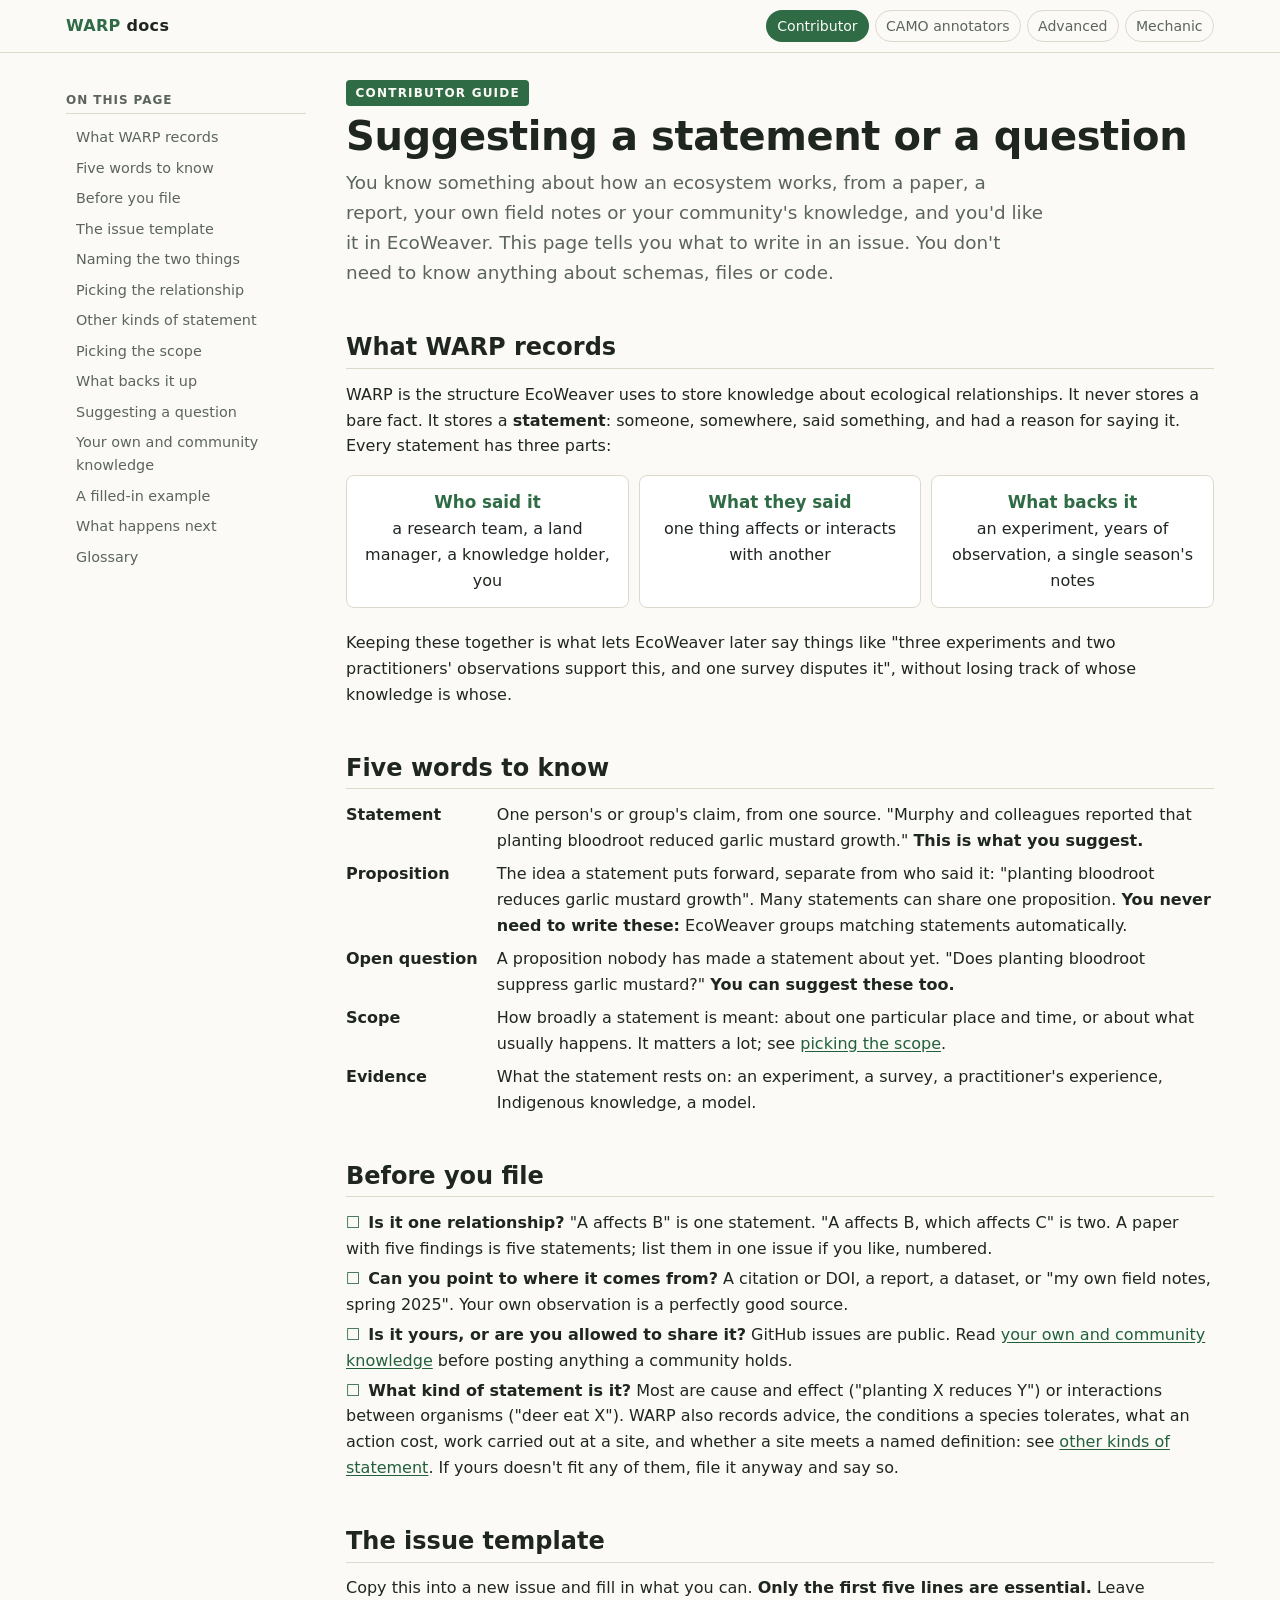
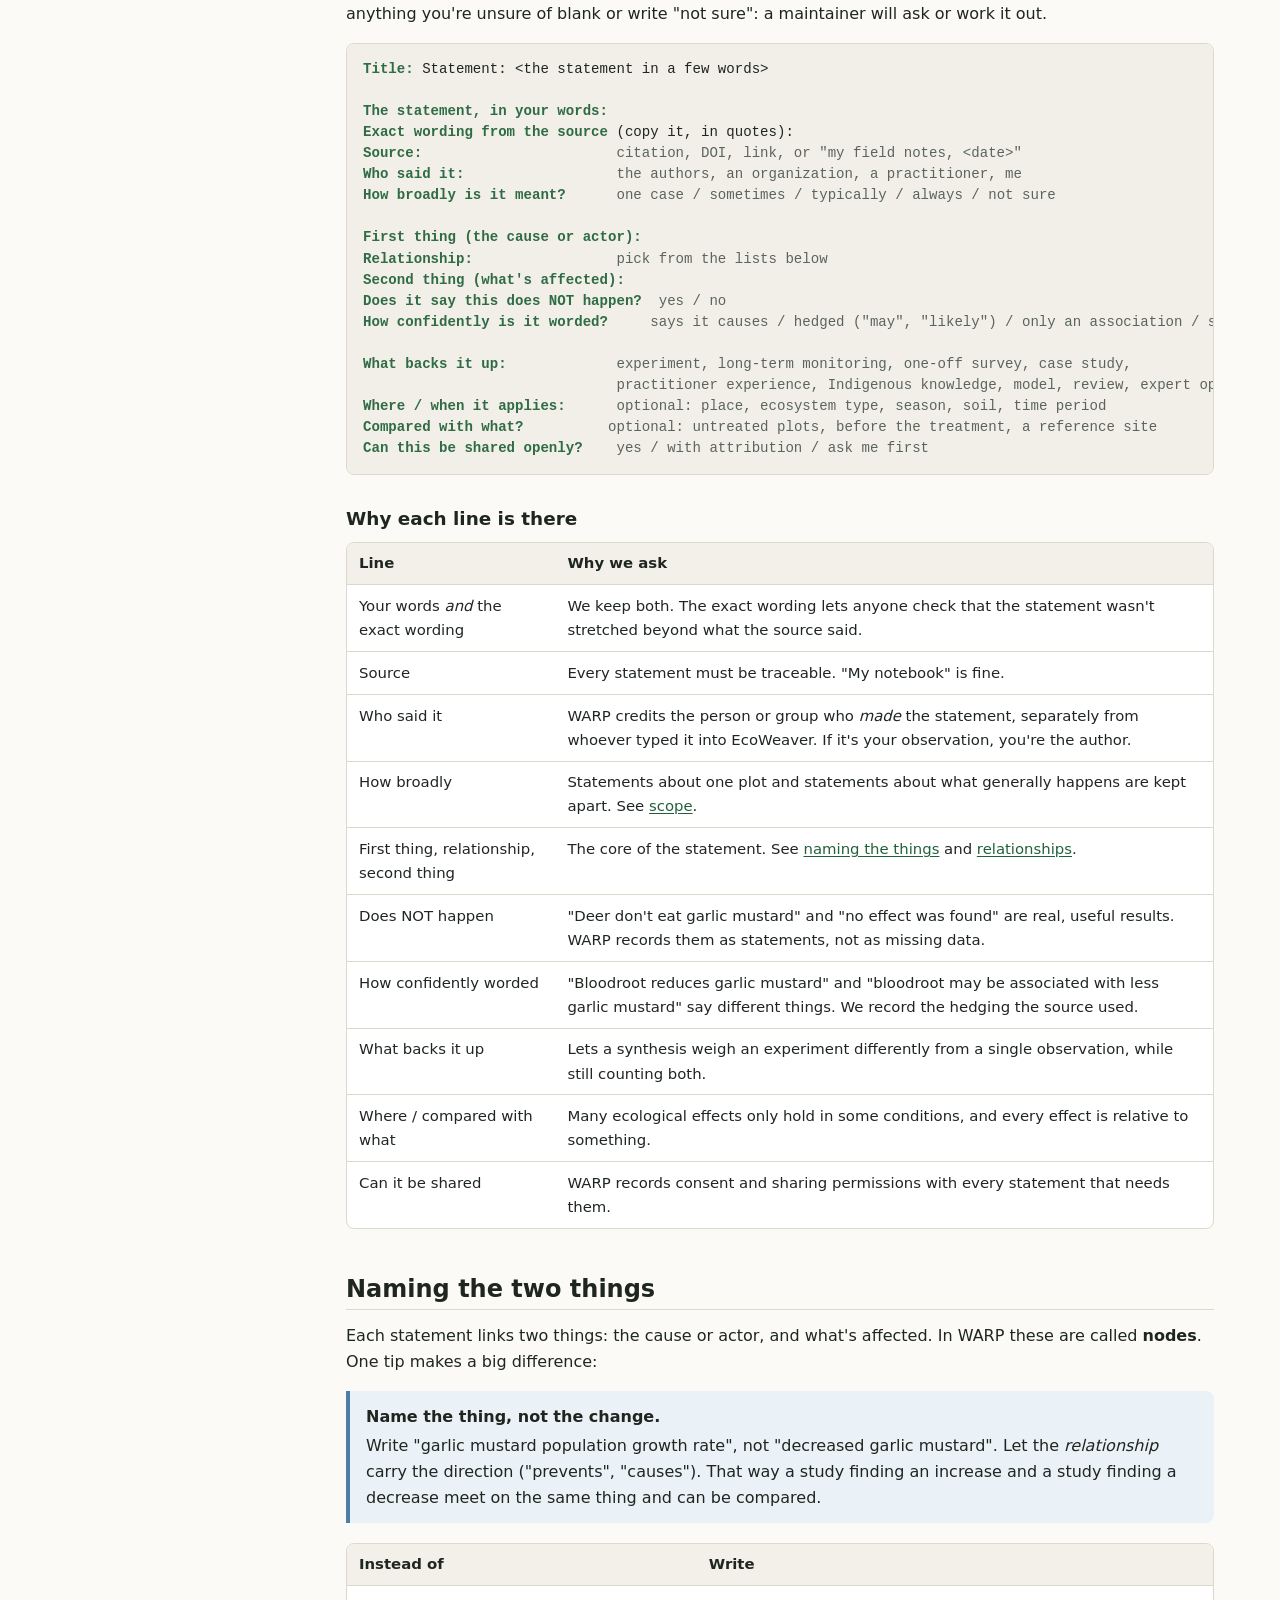
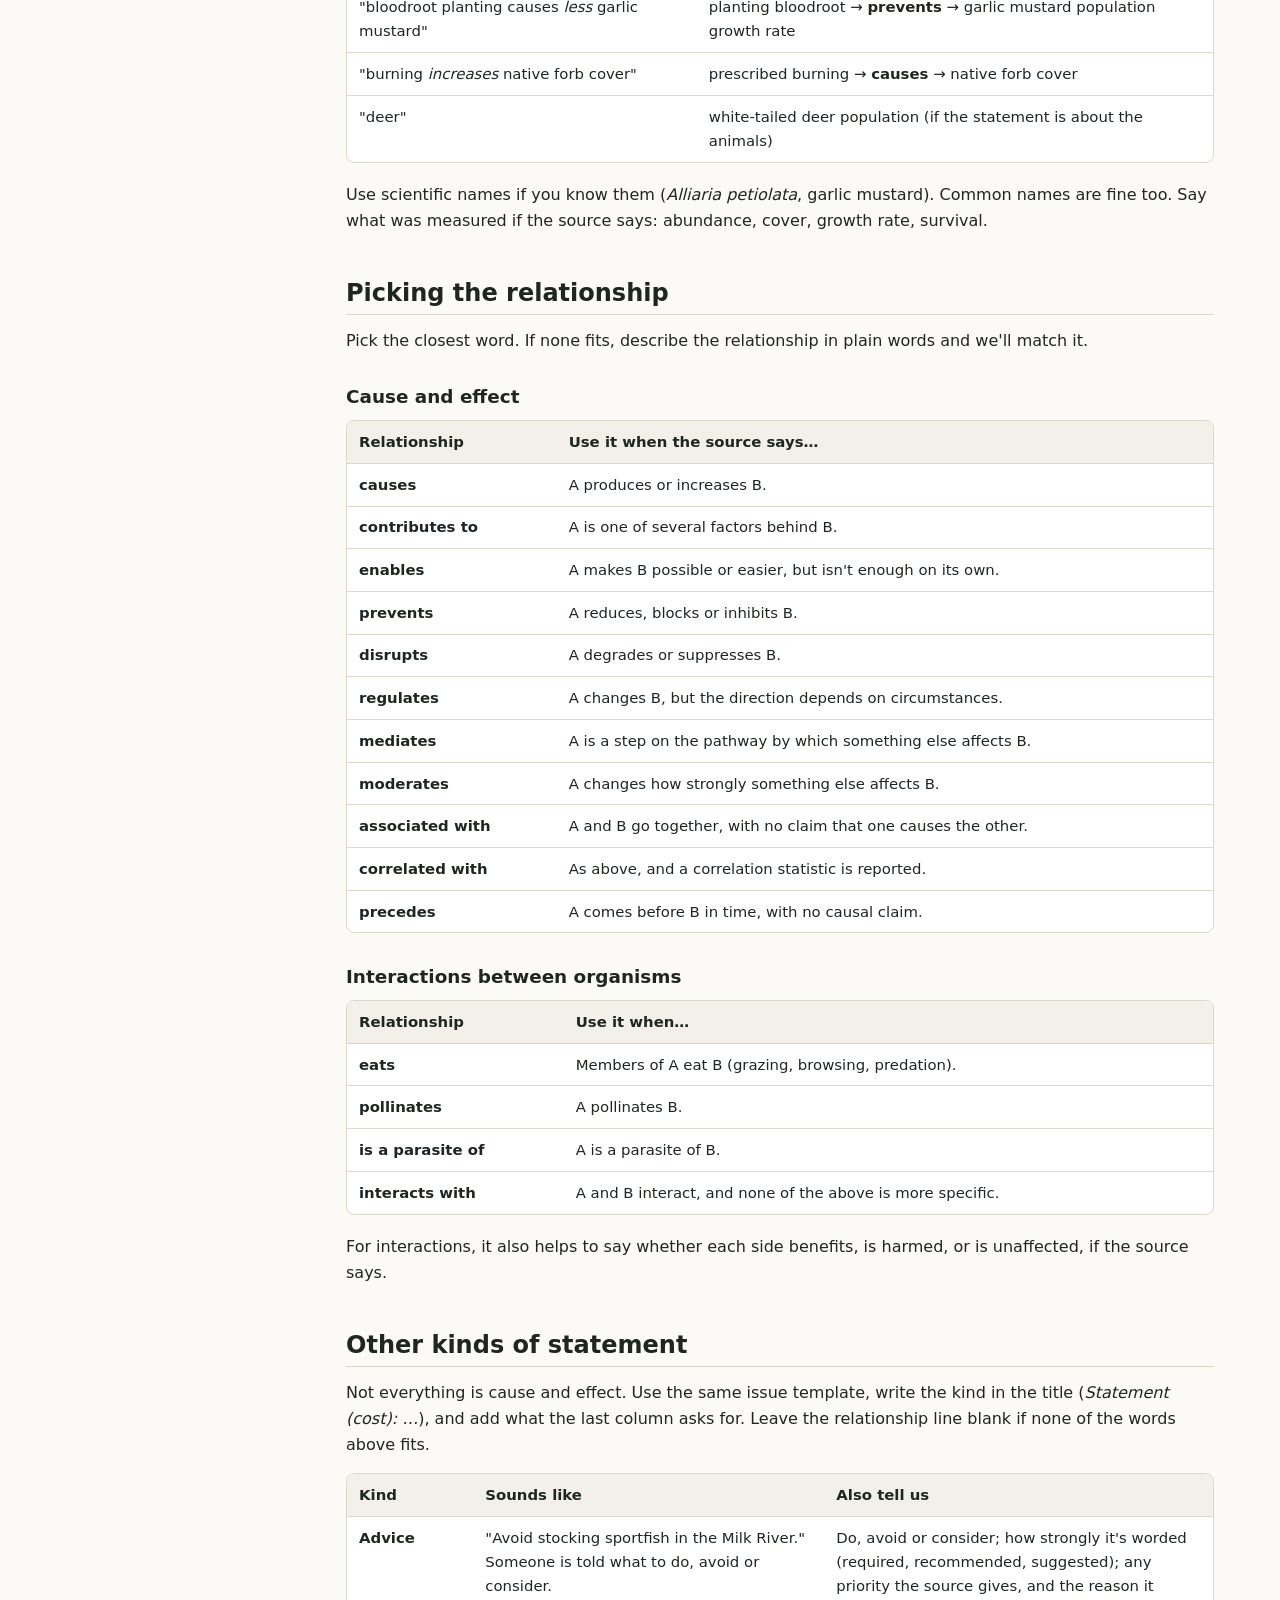
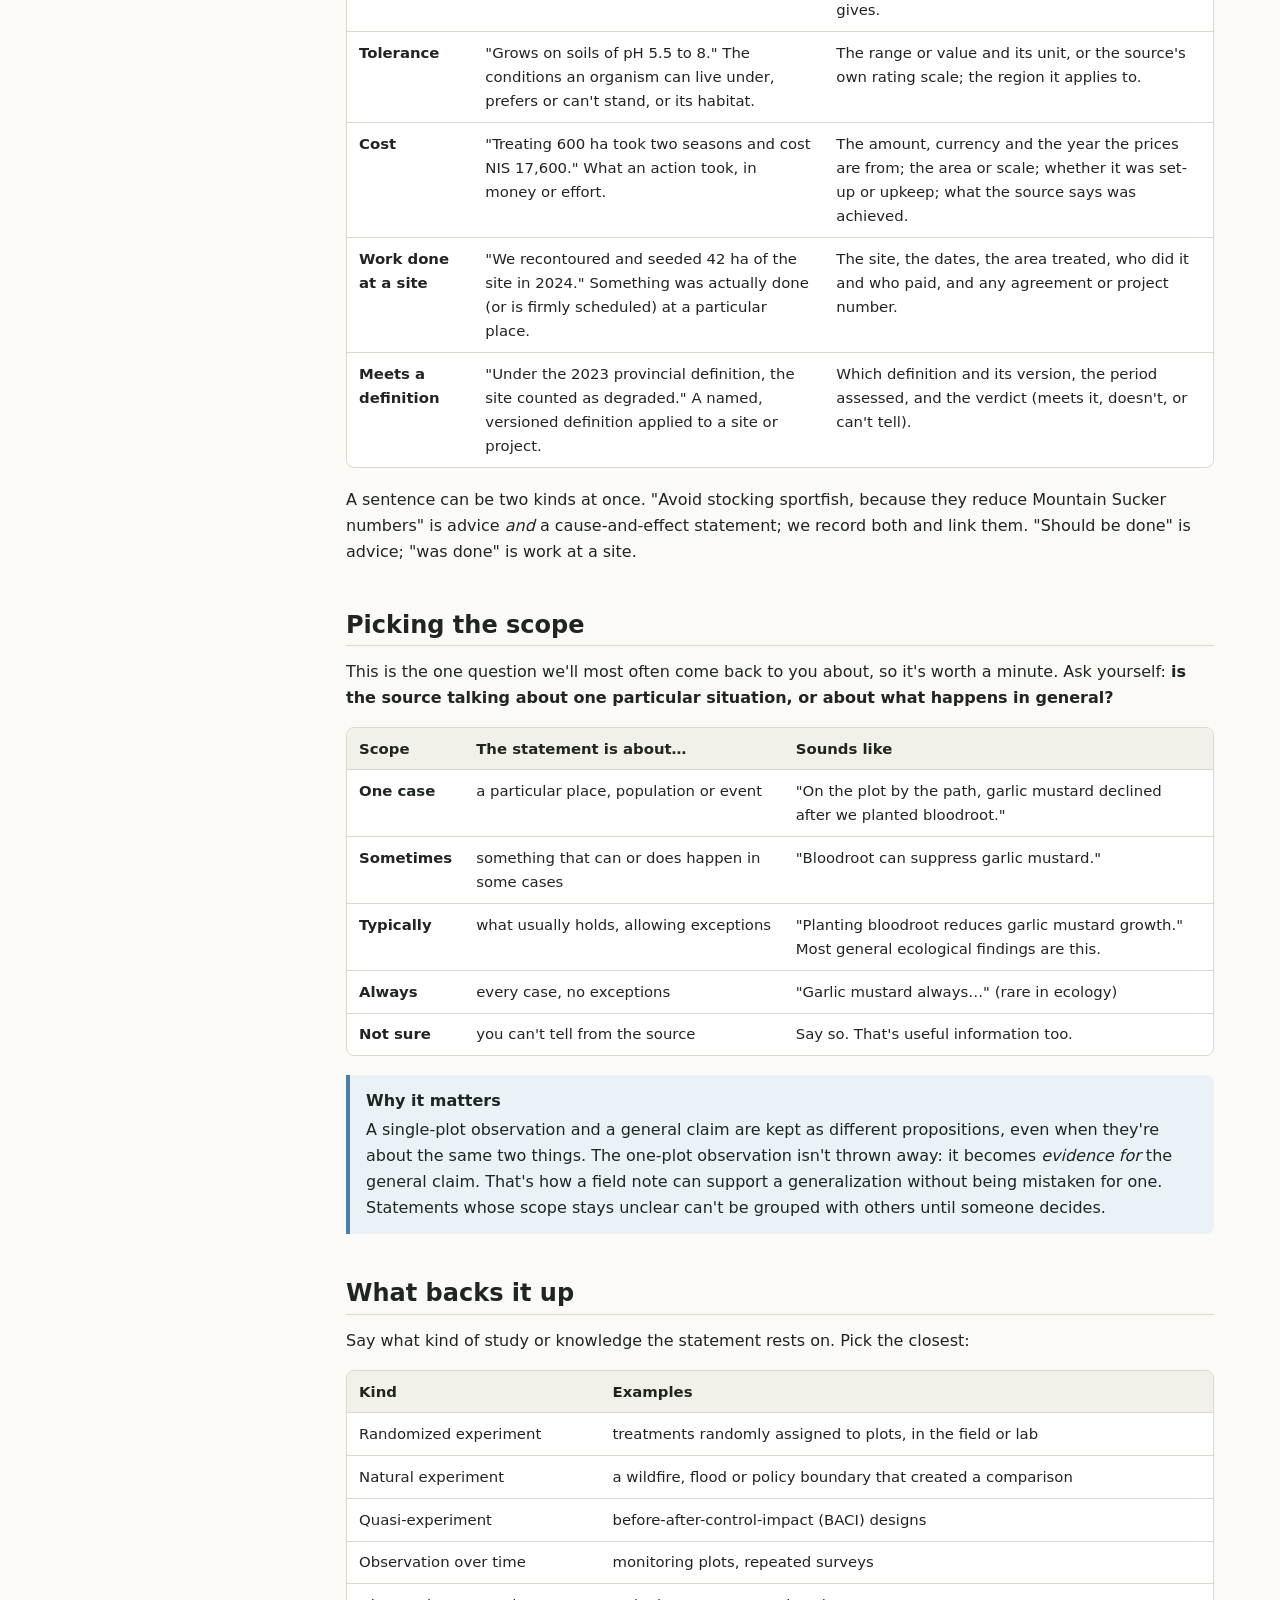
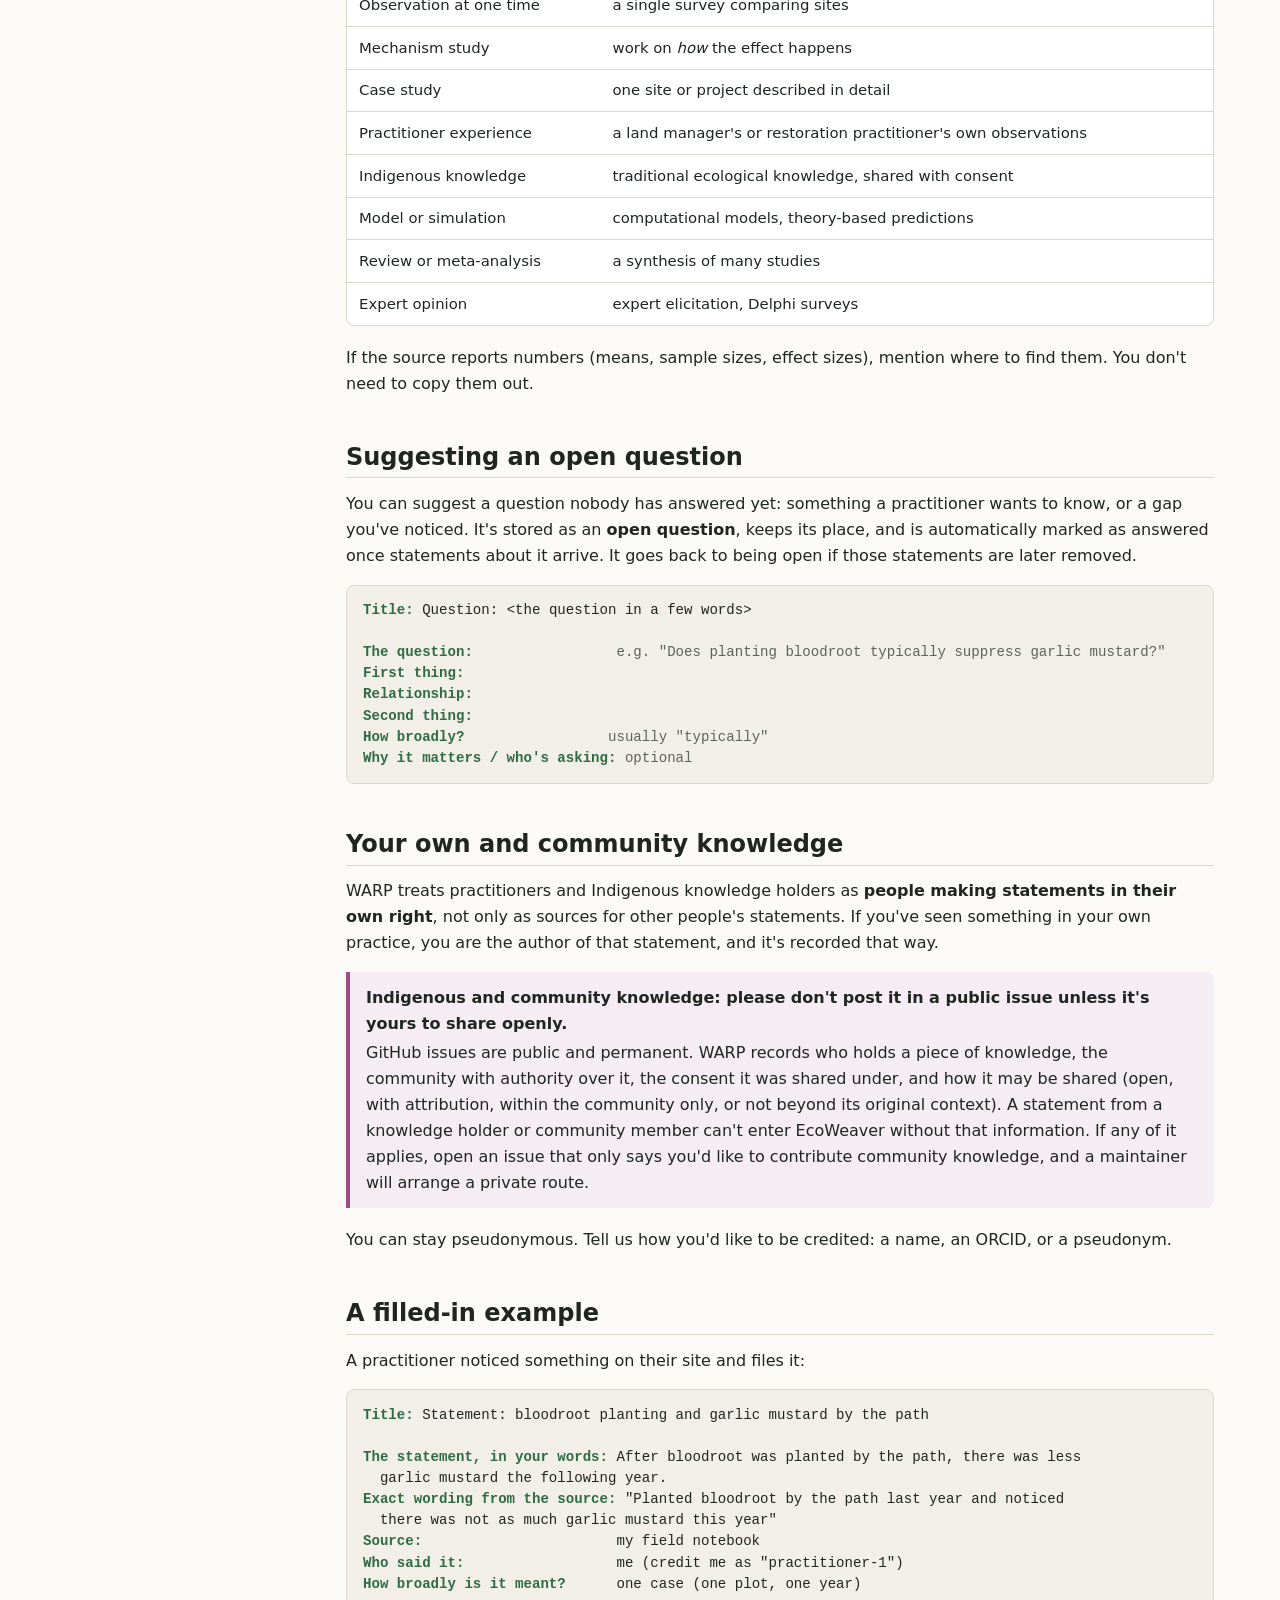
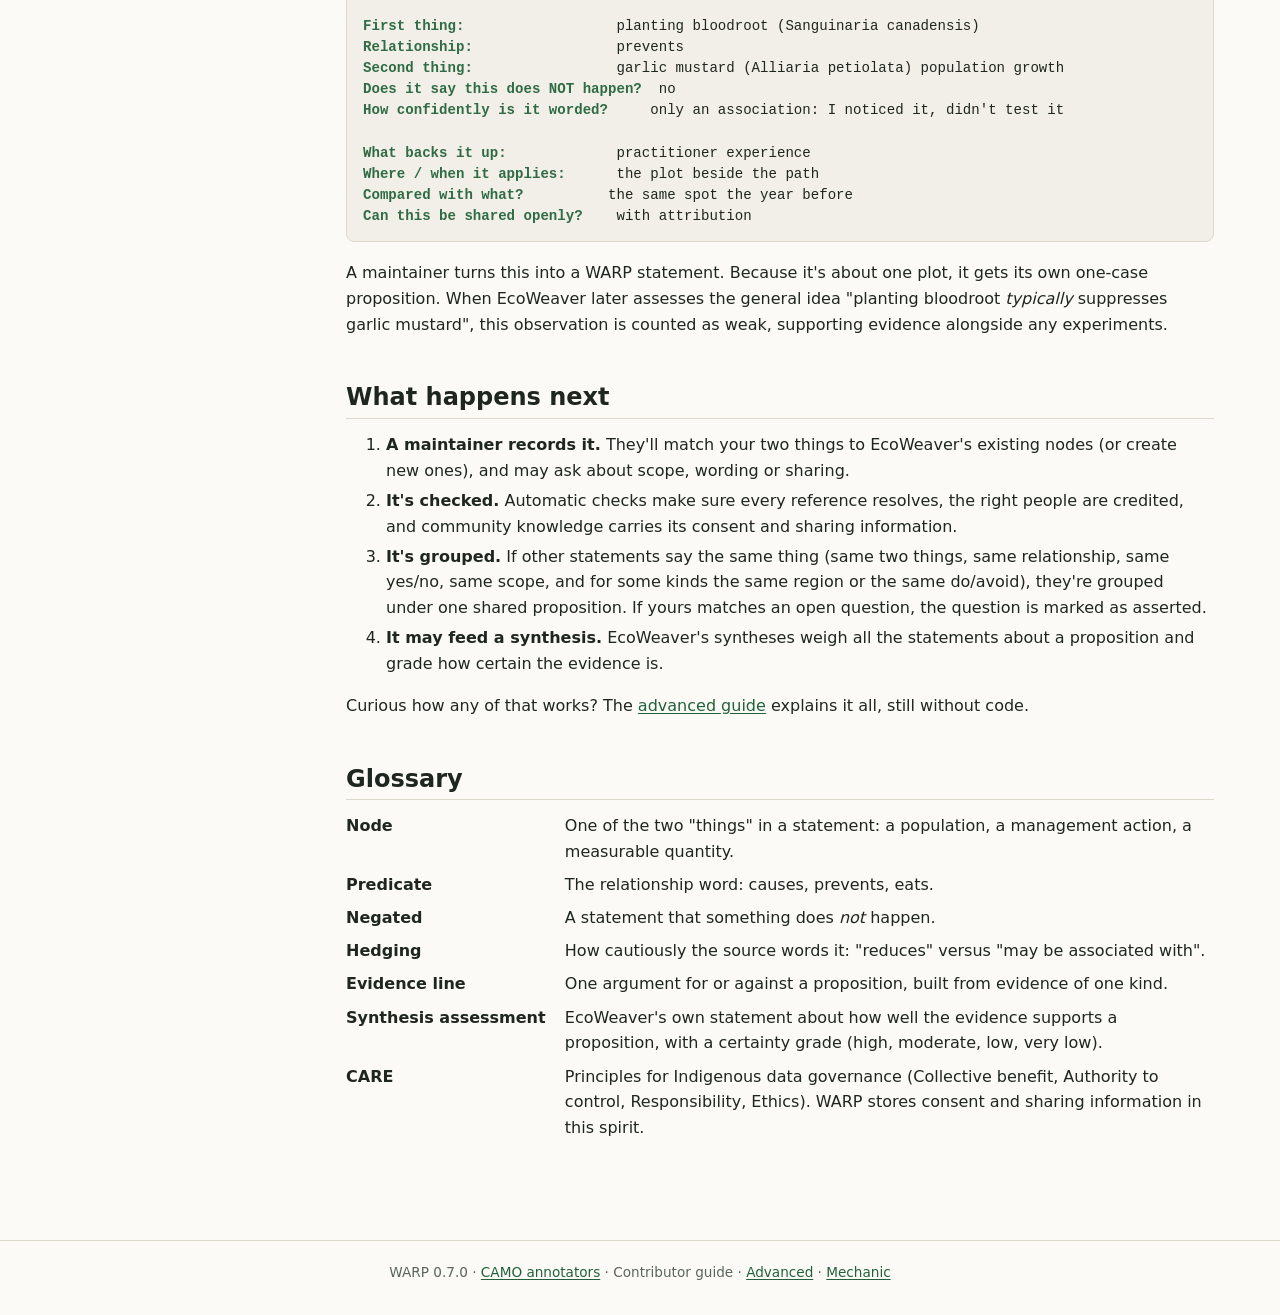
<file: docs/html/basic.html>
<!doctype html>
<html lang="en">
<head>
<meta charset="utf-8">
<meta name="viewport" content="width=device-width, initial-scale=1">
<title>Suggesting WARP Statements</title>
<meta name="description" content="How to suggest an ecological statement or open question for WARP in a GitHub issue, with no schema knowledge needed.">
<link rel="stylesheet" href="warp-docs.css">
</head>
<body>
<header class="topbar"><div class="topbar-inner">
  <a class="brand" href="index.html"><span>WARP</span> docs</a>
  <nav class="levels" aria-label="Documentation level">
    <a class="l-basic" href="basic.html" aria-current="page">Contributor</a>
    <a class="l-camo" href="camo.html">CAMO annotators</a>
    <a class="l-advanced" href="advanced.html">Advanced</a>
    <a class="l-mechanic" href="mechanic.html">Mechanic</a>
  </nav>
</div></header>

<div class="layout">
<nav class="toc" aria-label="On this page">
  <h2>On this page</h2>
  <ol>
    <li><a href="#what">What WARP records</a></li>
    <li><a href="#words">Five words to know</a></li>
    <li><a href="#before">Before you file</a></li>
    <li><a href="#template">The issue template</a></li>
    <li><a href="#things">Naming the two things</a></li>
    <li><a href="#relationship">Picking the relationship</a></li>
    <li><a href="#kinds">Other kinds of statement</a></li>
    <li><a href="#scope">Picking the scope</a></li>
    <li><a href="#backing">What backs it up</a></li>
    <li><a href="#question">Suggesting a question</a></li>
    <li><a href="#knowledge">Your own and community knowledge</a></li>
    <li><a href="#example">A filled-in example</a></li>
    <li><a href="#next">What happens next</a></li>
    <li><a href="#glossary">Glossary</a></li>
  </ol>
</nav>

<main>
  <span class="eyebrow basic">Contributor guide</span>
  <h1>Suggesting a statement or a question</h1>
  <p class="lede">You know something about how an ecosystem works, from a paper, a report, your own field notes or your community's knowledge, and you'd like it in EcoWeaver. This page tells you what to write in an issue. You don't need to know anything about schemas, files or code.</p>

  <section id="what">
    <h2>What WARP records</h2>
    <p>WARP is the structure EcoWeaver uses to store knowledge about ecological relationships. It never stores a bare fact. It stores a <strong>statement</strong>: someone, somewhere, said something, and had a reason for saying it. Every statement has three parts:</p>
    <div class="triad">
      <div><b>Who said it</b>a research team, a land manager, a knowledge holder, you</div>
      <div><b>What they said</b>one thing affects or interacts with another</div>
      <div><b>What backs it</b>an experiment, years of observation, a single season's notes</div>
    </div>
    <p>Keeping these together is what lets EcoWeaver later say things like "three experiments and two practitioners' observations support this, and one survey disputes it", without losing track of whose knowledge is whose.</p>
  </section>

  <section id="words">
    <h2>Five words to know</h2>
    <dl class="gloss">
      <dt>Statement</dt>
      <dd>One person's or group's claim, from one source. "Murphy and colleagues reported that planting bloodroot reduced garlic mustard growth." <strong>This is what you suggest.</strong></dd>
      <dt>Proposition</dt>
      <dd>The idea a statement puts forward, separate from who said it: "planting bloodroot reduces garlic mustard growth". Many statements can share one proposition. <strong>You never need to write these:</strong> EcoWeaver groups matching statements automatically.</dd>
      <dt>Open question</dt>
      <dd>A proposition nobody has made a statement about yet. "Does planting bloodroot suppress garlic mustard?" <strong>You can suggest these too.</strong></dd>
      <dt>Scope</dt>
      <dd>How broadly a statement is meant: about one particular place and time, or about what usually happens. It matters a lot; see <a href="#scope">picking the scope</a>.</dd>
      <dt>Evidence</dt>
      <dd>What the statement rests on: an experiment, a survey, a practitioner's experience, Indigenous knowledge, a model.</dd>
    </dl>
  </section>

  <section id="before">
    <h2>Before you file</h2>
    <ul class="checklist">
      <li><strong>Is it one relationship?</strong> "A affects B" is one statement. "A affects B, which affects C" is two. A paper with five findings is five statements; list them in one issue if you like, numbered.</li>
      <li><strong>Can you point to where it comes from?</strong> A citation or DOI, a report, a dataset, or "my own field notes, spring 2025". Your own observation is a perfectly good source.</li>
      <li><strong>Is it yours, or are you allowed to share it?</strong> GitHub issues are public. Read <a href="#knowledge">your own and community knowledge</a> before posting anything a community holds.</li>
      <li><strong>What kind of statement is it?</strong> Most are cause and effect ("planting X reduces Y") or interactions between organisms ("deer eat X"). WARP also records advice, the conditions a species tolerates, what an action cost, work carried out at a site, and whether a site meets a named definition: see <a href="#kinds">other kinds of statement</a>. If yours doesn't fit any of them, file it anyway and say so.</li>
    </ul>
  </section>

  <section id="template">
    <h2>The issue template</h2>
    <p>Copy this into a new issue and fill in what you can. <strong>Only the first five lines are essential.</strong> Leave anything you're unsure of blank or write "not sure": a maintainer will ask or work it out.</p>
<pre><span class="k">Title:</span> Statement: &lt;the statement in a few words&gt;

<span class="k">The statement, in your words:</span>
<span class="k">Exact wording from the source</span> (copy it, in quotes):
<span class="k">Source:</span>                       <span class="c">citation, DOI, link, or "my field notes, &lt;date&gt;"</span>
<span class="k">Who said it:</span>                  <span class="c">the authors, an organization, a practitioner, me</span>
<span class="k">How broadly is it meant?</span>      <span class="c">one case / sometimes / typically / always / not sure</span>

<span class="k">First thing (the cause or actor):</span>
<span class="k">Relationship:</span>                 <span class="c">pick from the lists below</span>
<span class="k">Second thing (what's affected):</span>
<span class="k">Does it say this does NOT happen?</span>  <span class="c">yes / no</span>
<span class="k">How confidently is it worded?</span>     <span class="c">says it causes / hedged ("may", "likely") / only an association / says there's no link</span>

<span class="k">What backs it up:</span>             <span class="c">experiment, long-term monitoring, one-off survey, case study,
                              practitioner experience, Indigenous knowledge, model, review, expert opinion</span>
<span class="k">Where / when it applies:</span>      <span class="c">optional: place, ecosystem type, season, soil, time period</span>
<span class="k">Compared with what?</span>          <span class="c">optional: untreated plots, before the treatment, a reference site</span>
<span class="k">Can this be shared openly?</span>    <span class="c">yes / with attribution / ask me first</span>
</pre>
    <h3>Why each line is there</h3>
    <div class="table-wrap"><table>
      <thead><tr><th>Line</th><th>Why we ask</th></tr></thead>
      <tbody>
        <tr><td>Your words <em>and</em> the exact wording</td><td>We keep both. The exact wording lets anyone check that the statement wasn't stretched beyond what the source said.</td></tr>
        <tr><td>Source</td><td>Every statement must be traceable. "My notebook" is fine.</td></tr>
        <tr><td>Who said it</td><td>WARP credits the person or group who <em>made</em> the statement, separately from whoever typed it into EcoWeaver. If it's your observation, you're the author.</td></tr>
        <tr><td>How broadly</td><td>Statements about one plot and statements about what generally happens are kept apart. See <a href="#scope">scope</a>.</td></tr>
        <tr><td>First thing, relationship, second thing</td><td>The core of the statement. See <a href="#things">naming the things</a> and <a href="#relationship">relationships</a>.</td></tr>
        <tr><td>Does NOT happen</td><td>"Deer don't eat garlic mustard" and "no effect was found" are real, useful results. WARP records them as statements, not as missing data.</td></tr>
        <tr><td>How confidently worded</td><td>"Bloodroot reduces garlic mustard" and "bloodroot may be associated with less garlic mustard" say different things. We record the hedging the source used.</td></tr>
        <tr><td>What backs it up</td><td>Lets a synthesis weigh an experiment differently from a single observation, while still counting both.</td></tr>
        <tr><td>Where / compared with what</td><td>Many ecological effects only hold in some conditions, and every effect is relative to something.</td></tr>
        <tr><td>Can it be shared</td><td>WARP records consent and sharing permissions with every statement that needs them.</td></tr>
      </tbody>
    </table></div>
  </section>

  <section id="things">
    <h2>Naming the two things</h2>
    <p>Each statement links two things: the cause or actor, and what's affected. In WARP these are called <strong>nodes</strong>. One tip makes a big difference:</p>
    <div class="callout note">
      <strong class="t">Name the thing, not the change.</strong>
      Write "garlic mustard population growth rate", not "decreased garlic mustard". Let the <em>relationship</em> carry the direction ("prevents", "causes"). That way a study finding an increase and a study finding a decrease meet on the same thing and can be compared.
    </div>
    <div class="table-wrap"><table>
      <thead><tr><th>Instead of</th><th>Write</th></tr></thead>
      <tbody>
        <tr><td>"bloodroot planting causes <em>less</em> garlic mustard"</td><td>planting bloodroot → <strong>prevents</strong> → garlic mustard population growth rate</td></tr>
        <tr><td>"burning <em>increases</em> native forb cover"</td><td>prescribed burning → <strong>causes</strong> → native forb cover</td></tr>
        <tr><td>"deer"</td><td>white-tailed deer population (if the statement is about the animals)</td></tr>
      </tbody>
    </table></div>
    <p>Use scientific names if you know them (<em>Alliaria petiolata</em>, garlic mustard). Common names are fine too. Say what was measured if the source says: abundance, cover, growth rate, survival.</p>
  </section>

  <section id="relationship">
    <h2>Picking the relationship</h2>
    <p>Pick the closest word. If none fits, describe the relationship in plain words and we'll match it.</p>
    <h3>Cause and effect</h3>
    <div class="table-wrap"><table>
      <thead><tr><th>Relationship</th><th>Use it when the source says…</th></tr></thead>
      <tbody>
        <tr><td><strong>causes</strong></td><td>A produces or increases B.</td></tr>
        <tr><td><strong>contributes to</strong></td><td>A is one of several factors behind B.</td></tr>
        <tr><td><strong>enables</strong></td><td>A makes B possible or easier, but isn't enough on its own.</td></tr>
        <tr><td><strong>prevents</strong></td><td>A reduces, blocks or inhibits B.</td></tr>
        <tr><td><strong>disrupts</strong></td><td>A degrades or suppresses B.</td></tr>
        <tr><td><strong>regulates</strong></td><td>A changes B, but the direction depends on circumstances.</td></tr>
        <tr><td><strong>mediates</strong></td><td>A is a step on the pathway by which something else affects B.</td></tr>
        <tr><td><strong>moderates</strong></td><td>A changes how strongly something else affects B.</td></tr>
        <tr><td><strong>associated with</strong></td><td>A and B go together, with no claim that one causes the other.</td></tr>
        <tr><td><strong>correlated with</strong></td><td>As above, and a correlation statistic is reported.</td></tr>
        <tr><td><strong>precedes</strong></td><td>A comes before B in time, with no causal claim.</td></tr>
      </tbody>
    </table></div>
    <h3>Interactions between organisms</h3>
    <div class="table-wrap"><table>
      <thead><tr><th>Relationship</th><th>Use it when…</th></tr></thead>
      <tbody>
        <tr><td><strong>eats</strong></td><td>Members of A eat B (grazing, browsing, predation).</td></tr>
        <tr><td><strong>pollinates</strong></td><td>A pollinates B.</td></tr>
        <tr><td><strong>is a parasite of</strong></td><td>A is a parasite of B.</td></tr>
        <tr><td><strong>interacts with</strong></td><td>A and B interact, and none of the above is more specific.</td></tr>
      </tbody>
    </table></div>
    <p>For interactions, it also helps to say whether each side benefits, is harmed, or is unaffected, if the source says.</p>
  </section>

  <section id="kinds">
    <h2>Other kinds of statement</h2>
    <p>Not everything is cause and effect. Use the same issue template, write the kind in the title (<em>Statement (cost): …</em>), and add what the last column asks for. Leave the relationship line blank if none of the words above fits.</p>
    <div class="table-wrap"><table>
      <thead><tr><th>Kind</th><th>Sounds like</th><th>Also tell us</th></tr></thead>
      <tbody>
        <tr><td><strong>Advice</strong></td><td>"Avoid stocking sportfish in the Milk River." Someone is told what to do, avoid or consider.</td><td>Do, avoid or consider; how strongly it's worded (required, recommended, suggested); any priority the source gives, and the reason it gives.</td></tr>
        <tr><td><strong>Tolerance</strong></td><td>"Grows on soils of pH 5.5 to 8." The conditions an organism can live under, prefers or can't stand, or its habitat.</td><td>The range or value and its unit, or the source's own rating scale; the region it applies to.</td></tr>
        <tr><td><strong>Cost</strong></td><td>"Treating 600 ha took two seasons and cost NIS 17,600." What an action took, in money or effort.</td><td>The amount, currency and the year the prices are from; the area or scale; whether it was set-up or upkeep; what the source says was achieved.</td></tr>
        <tr><td><strong>Work done at a site</strong></td><td>"We recontoured and seeded 42 ha of the site in 2024." Something was actually done (or is firmly scheduled) at a particular place.</td><td>The site, the dates, the area treated, who did it and who paid, and any agreement or project number.</td></tr>
        <tr><td><strong>Meets a definition</strong></td><td>"Under the 2023 provincial definition, the site counted as degraded." A named, versioned definition applied to a site or project.</td><td>Which definition and its version, the period assessed, and the verdict (meets it, doesn't, or can't tell).</td></tr>
      </tbody>
    </table></div>
    <p>A sentence can be two kinds at once. "Avoid stocking sportfish, because they reduce Mountain Sucker numbers" is advice <em>and</em> a cause-and-effect statement; we record both and link them. "Should be done" is advice; "was done" is work at a site.</p>
  </section>

  <section id="scope">
    <h2>Picking the scope</h2>
    <p>This is the one question we'll most often come back to you about, so it's worth a minute. Ask yourself: <strong>is the source talking about one particular situation, or about what happens in general?</strong></p>
    <div class="table-wrap"><table>
      <thead><tr><th>Scope</th><th>The statement is about…</th><th>Sounds like</th></tr></thead>
      <tbody>
        <tr><td><strong>One case</strong></td><td>a particular place, population or event</td><td>"On the plot by the path, garlic mustard declined after we planted bloodroot."</td></tr>
        <tr><td><strong>Sometimes</strong></td><td>something that can or does happen in some cases</td><td>"Bloodroot can suppress garlic mustard."</td></tr>
        <tr><td><strong>Typically</strong></td><td>what usually holds, allowing exceptions</td><td>"Planting bloodroot reduces garlic mustard growth." Most general ecological findings are this.</td></tr>
        <tr><td><strong>Always</strong></td><td>every case, no exceptions</td><td>"Garlic mustard always…" (rare in ecology)</td></tr>
        <tr><td><strong>Not sure</strong></td><td>you can't tell from the source</td><td>Say so. That's useful information too.</td></tr>
      </tbody>
    </table></div>
    <div class="callout note">
      <strong class="t">Why it matters</strong>
      A single-plot observation and a general claim are kept as different propositions, even when they're about the same two things. The one-plot observation isn't thrown away: it becomes <em>evidence for</em> the general claim. That's how a field note can support a generalization without being mistaken for one. Statements whose scope stays unclear can't be grouped with others until someone decides.
    </div>
  </section>

  <section id="backing">
    <h2>What backs it up</h2>
    <p>Say what kind of study or knowledge the statement rests on. Pick the closest:</p>
    <div class="table-wrap"><table>
      <thead><tr><th>Kind</th><th>Examples</th></tr></thead>
      <tbody>
        <tr><td>Randomized experiment</td><td>treatments randomly assigned to plots, in the field or lab</td></tr>
        <tr><td>Natural experiment</td><td>a wildfire, flood or policy boundary that created a comparison</td></tr>
        <tr><td>Quasi-experiment</td><td>before-after-control-impact (BACI) designs</td></tr>
        <tr><td>Observation over time</td><td>monitoring plots, repeated surveys</td></tr>
        <tr><td>Observation at one time</td><td>a single survey comparing sites</td></tr>
        <tr><td>Mechanism study</td><td>work on <em>how</em> the effect happens</td></tr>
        <tr><td>Case study</td><td>one site or project described in detail</td></tr>
        <tr><td>Practitioner experience</td><td>a land manager's or restoration practitioner's own observations</td></tr>
        <tr><td>Indigenous knowledge</td><td>traditional ecological knowledge, shared with consent</td></tr>
        <tr><td>Model or simulation</td><td>computational models, theory-based predictions</td></tr>
        <tr><td>Review or meta-analysis</td><td>a synthesis of many studies</td></tr>
        <tr><td>Expert opinion</td><td>expert elicitation, Delphi surveys</td></tr>
      </tbody>
    </table></div>
    <p>If the source reports numbers (means, sample sizes, effect sizes), mention where to find them. You don't need to copy them out.</p>
  </section>

  <section id="question">
    <h2>Suggesting an open question</h2>
    <p>You can suggest a question nobody has answered yet: something a practitioner wants to know, or a gap you've noticed. It's stored as an <strong>open question</strong>, keeps its place, and is automatically marked as answered once statements about it arrive. It goes back to being open if those statements are later removed.</p>
<pre><span class="k">Title:</span> Question: &lt;the question in a few words&gt;

<span class="k">The question:</span>                 <span class="c">e.g. "Does planting bloodroot typically suppress garlic mustard?"</span>
<span class="k">First thing:</span>
<span class="k">Relationship:</span>
<span class="k">Second thing:</span>
<span class="k">How broadly?</span>                 <span class="c">usually "typically"</span>
<span class="k">Why it matters / who's asking:</span> <span class="c">optional</span>
</pre>
  </section>

  <section id="knowledge">
    <h2>Your own and community knowledge</h2>
    <p>WARP treats practitioners and Indigenous knowledge holders as <strong>people making statements in their own right</strong>, not only as sources for other people's statements. If you've seen something in your own practice, you are the author of that statement, and it's recorded that way.</p>
    <div class="callout care">
      <strong class="t">Indigenous and community knowledge: please don't post it in a public issue unless it's yours to share openly.</strong>
      GitHub issues are public and permanent. WARP records who holds a piece of knowledge, the community with authority over it, the consent it was shared under, and how it may be shared (open, with attribution, within the community only, or not beyond its original context). A statement from a knowledge holder or community member can't enter EcoWeaver without that information. If any of it applies, open an issue that only says you'd like to contribute community knowledge, and a maintainer will arrange a private route.
    </div>
    <p>You can stay pseudonymous. Tell us how you'd like to be credited: a name, an ORCID, or a pseudonym.</p>
  </section>

  <section id="example">
    <h2>A filled-in example</h2>
    <p>A practitioner noticed something on their site and files it:</p>
<pre><span class="k">Title:</span> Statement: bloodroot planting and garlic mustard by the path

<span class="k">The statement, in your words:</span> After bloodroot was planted by the path, there was less
  garlic mustard the following year.
<span class="k">Exact wording from the source:</span> "Planted bloodroot by the path last year and noticed
  there was not as much garlic mustard this year"
<span class="k">Source:</span>                       my field notebook
<span class="k">Who said it:</span>                  me (credit me as "practitioner-1")
<span class="k">How broadly is it meant?</span>      one case (one plot, one year)

<span class="k">First thing:</span>                  planting bloodroot (Sanguinaria canadensis)
<span class="k">Relationship:</span>                 prevents
<span class="k">Second thing:</span>                 garlic mustard (Alliaria petiolata) population growth
<span class="k">Does it say this does NOT happen?</span>  no
<span class="k">How confidently is it worded?</span>     only an association: I noticed it, didn't test it

<span class="k">What backs it up:</span>             practitioner experience
<span class="k">Where / when it applies:</span>      the plot beside the path
<span class="k">Compared with what?</span>          the same spot the year before
<span class="k">Can this be shared openly?</span>    with attribution
</pre>
    <p>A maintainer turns this into a WARP statement. Because it's about one plot, it gets its own one-case proposition. When EcoWeaver later assesses the general idea "planting bloodroot <em>typically</em> suppresses garlic mustard", this observation is counted as weak, supporting evidence alongside any experiments.</p>
  </section>

  <section id="next">
    <h2>What happens next</h2>
    <ol>
      <li><strong>A maintainer records it.</strong> They'll match your two things to EcoWeaver's existing nodes (or create new ones), and may ask about scope, wording or sharing.</li>
      <li><strong>It's checked.</strong> Automatic checks make sure every reference resolves, the right people are credited, and community knowledge carries its consent and sharing information.</li>
      <li><strong>It's grouped.</strong> If other statements say the same thing (same two things, same relationship, same yes/no, same scope, and for some kinds the same region or the same do/avoid), they're grouped under one shared proposition. If yours matches an open question, the question is marked as asserted.</li>
      <li><strong>It may feed a synthesis.</strong> EcoWeaver's syntheses weigh all the statements about a proposition and grade how certain the evidence is.</li>
    </ol>
    <p>Curious how any of that works? The <a href="advanced.html">advanced guide</a> explains it all, still without code.</p>
  </section>

  <section id="glossary">
    <h2>Glossary</h2>
    <dl class="gloss">
      <dt>Node</dt><dd>One of the two "things" in a statement: a population, a management action, a measurable quantity.</dd>
      <dt>Predicate</dt><dd>The relationship word: causes, prevents, eats.</dd>
      <dt>Negated</dt><dd>A statement that something does <em>not</em> happen.</dd>
      <dt>Hedging</dt><dd>How cautiously the source words it: "reduces" versus "may be associated with".</dd>
      <dt>Evidence line</dt><dd>One argument for or against a proposition, built from evidence of one kind.</dd>
      <dt>Synthesis assessment</dt><dd>EcoWeaver's own statement about how well the evidence supports a proposition, with a certainty grade (high, moderate, low, very low).</dd>
      <dt>CARE</dt><dd>Principles for Indigenous data governance (Collective benefit, Authority to control, Responsibility, Ethics). WARP stores consent and sharing information in this spirit.</dd>
    </dl>
  </section>
</main>
</div>
<footer>WARP 0.7.0 · <a href="camo.html">CAMO annotators</a> · Contributor guide · <a href="advanced.html">Advanced</a> · <a href="mechanic.html">Mechanic</a></footer>
</body>
</html>
</file>
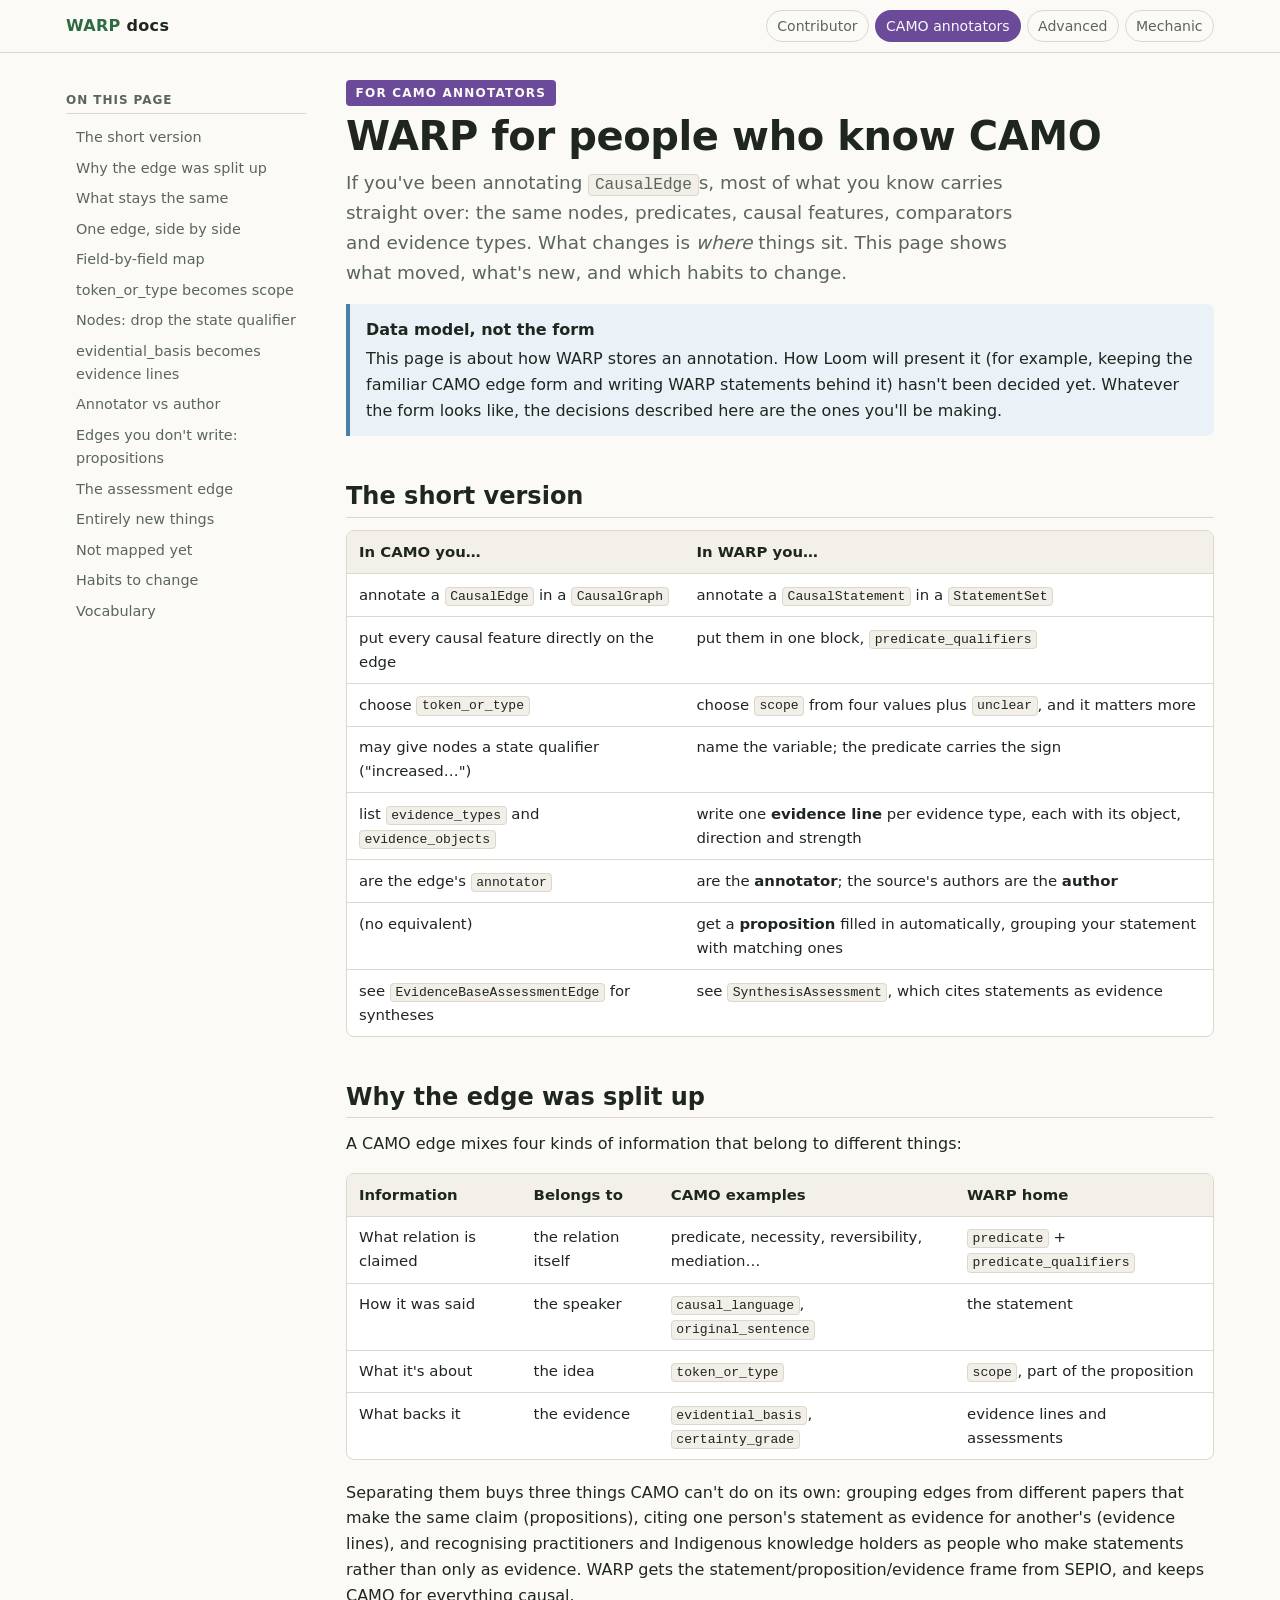
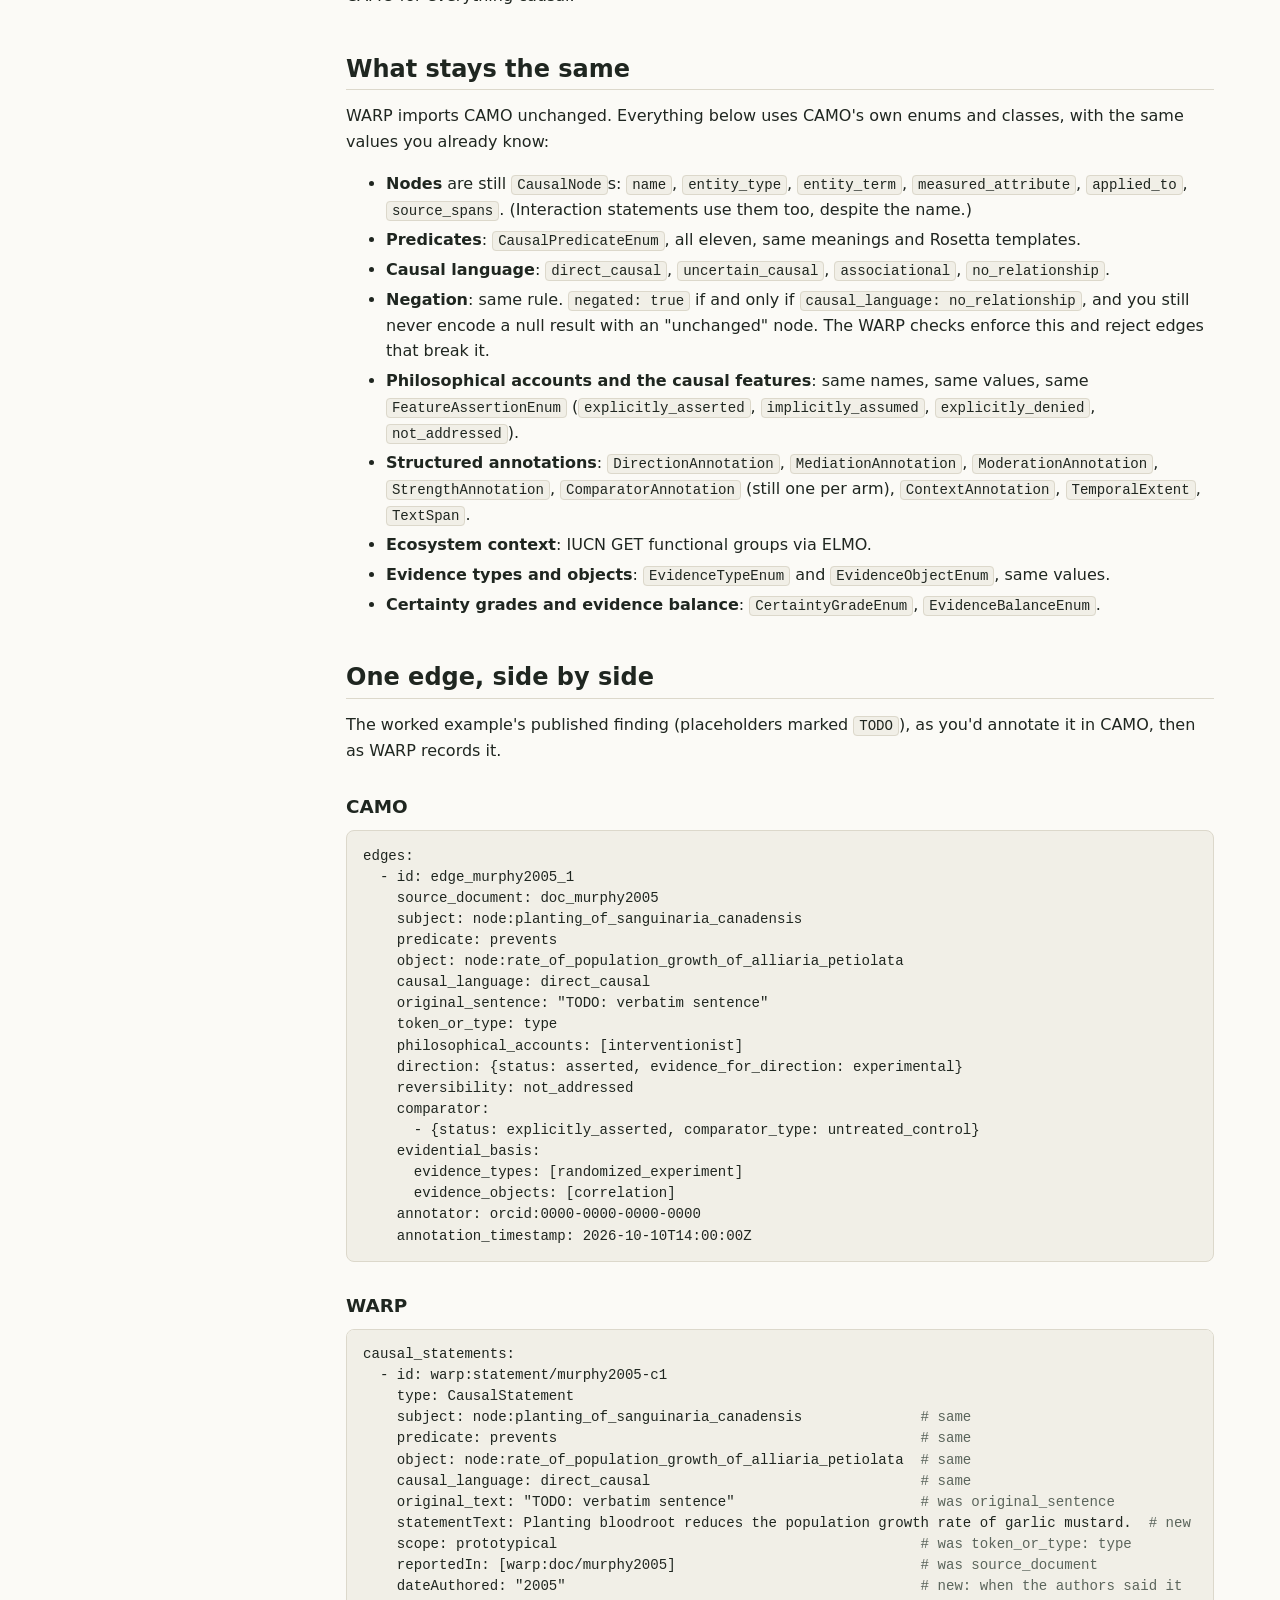
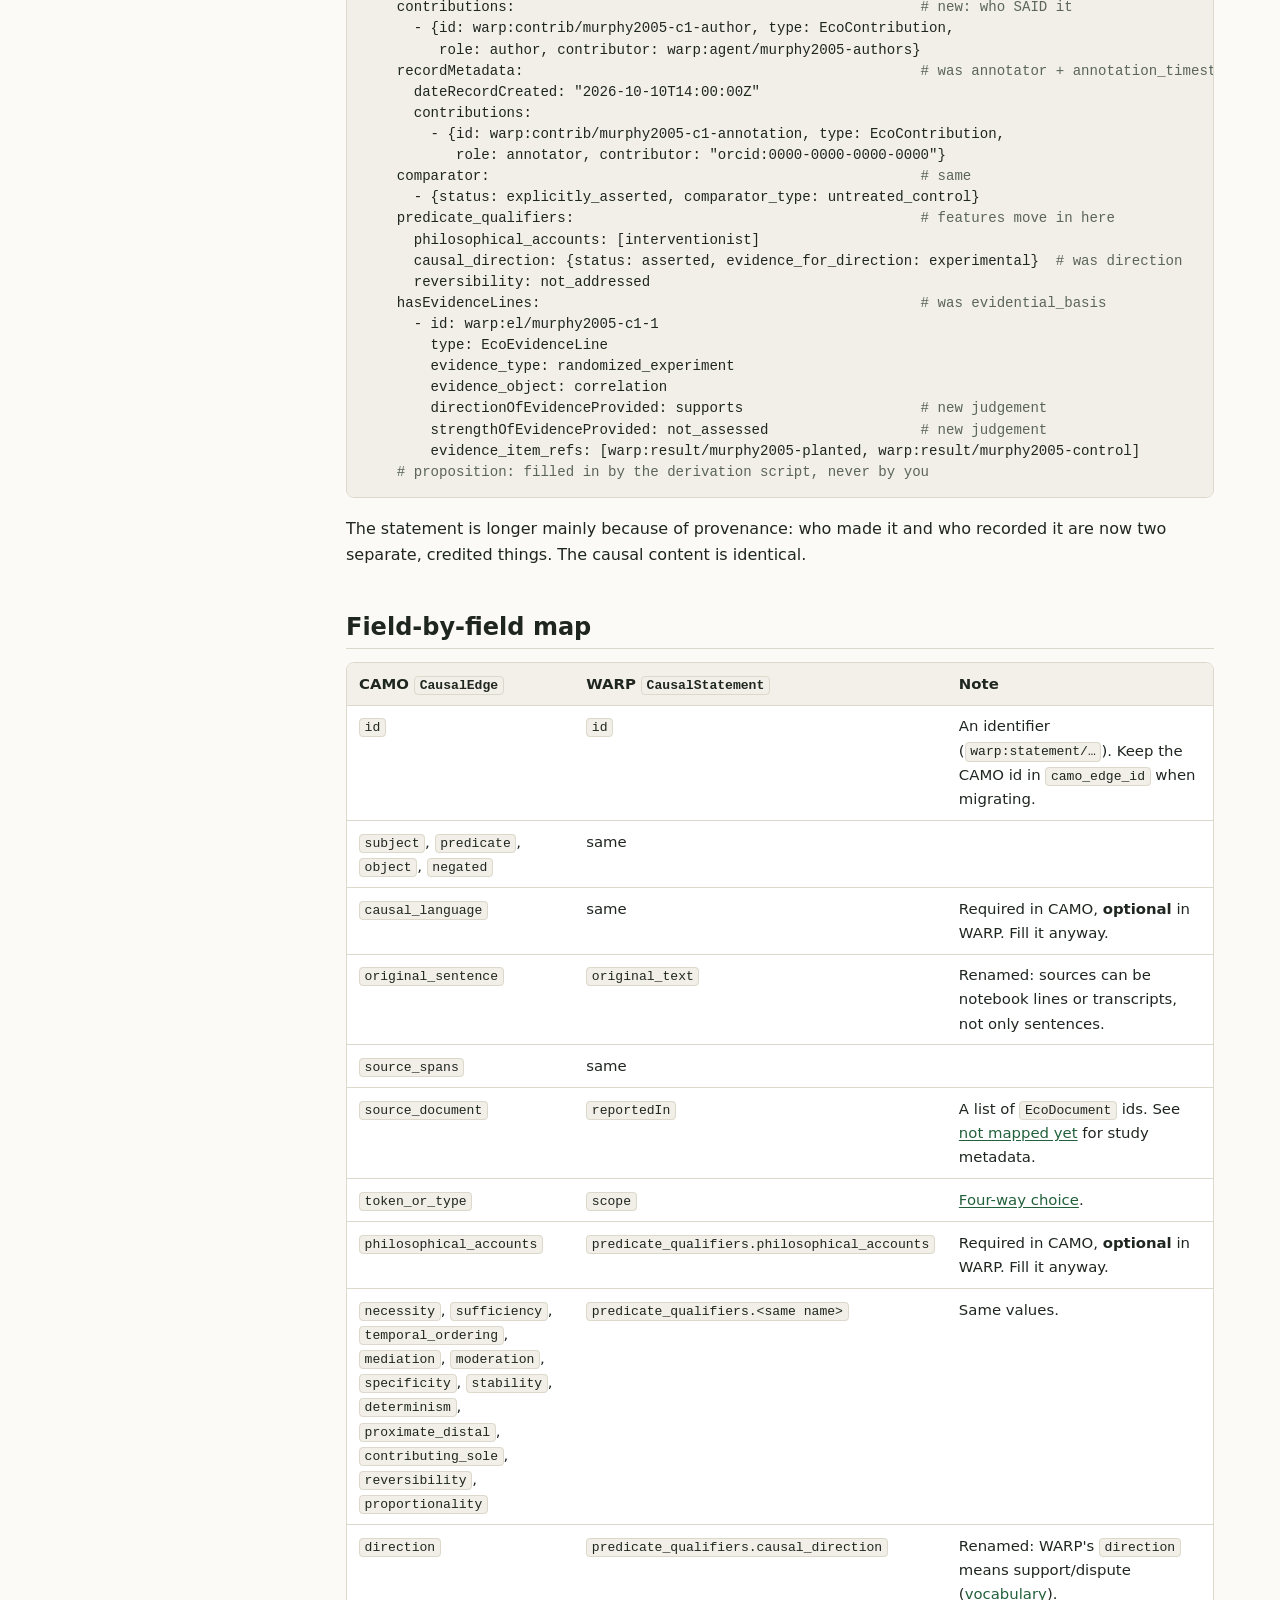
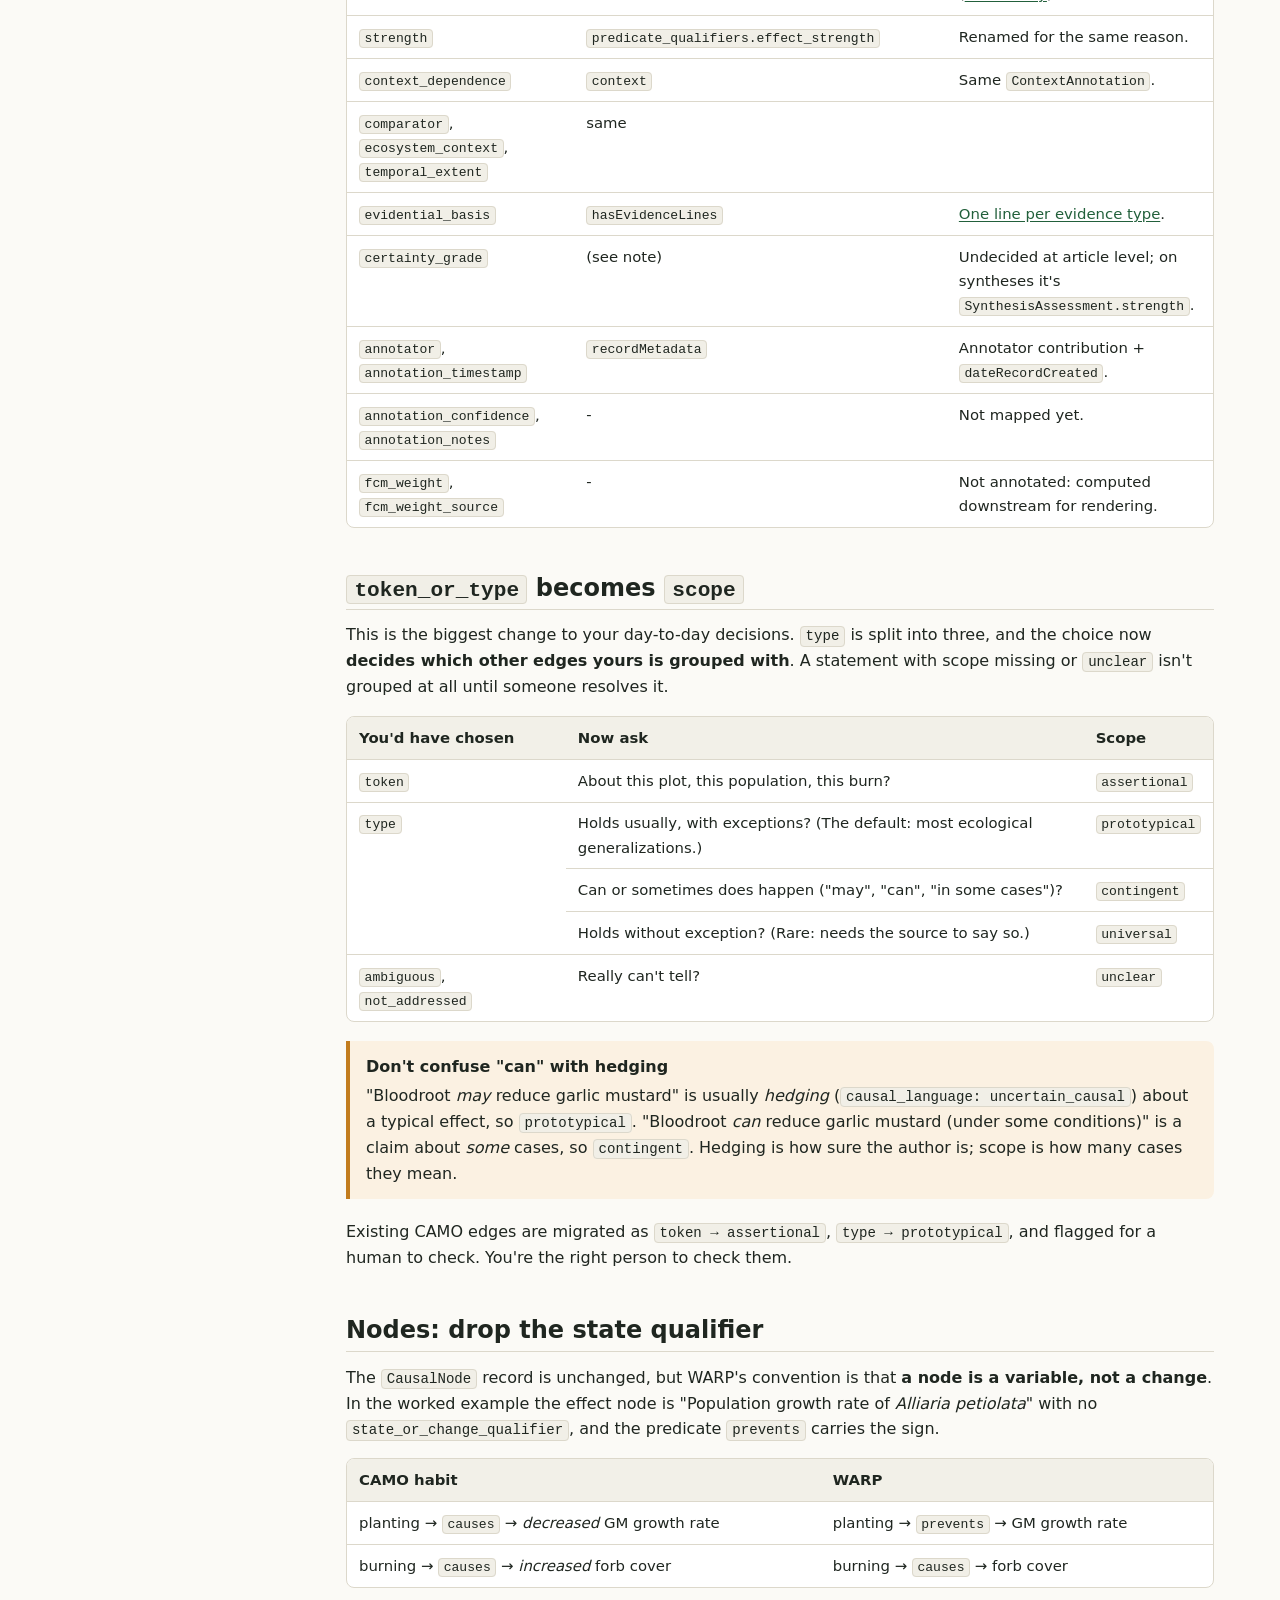
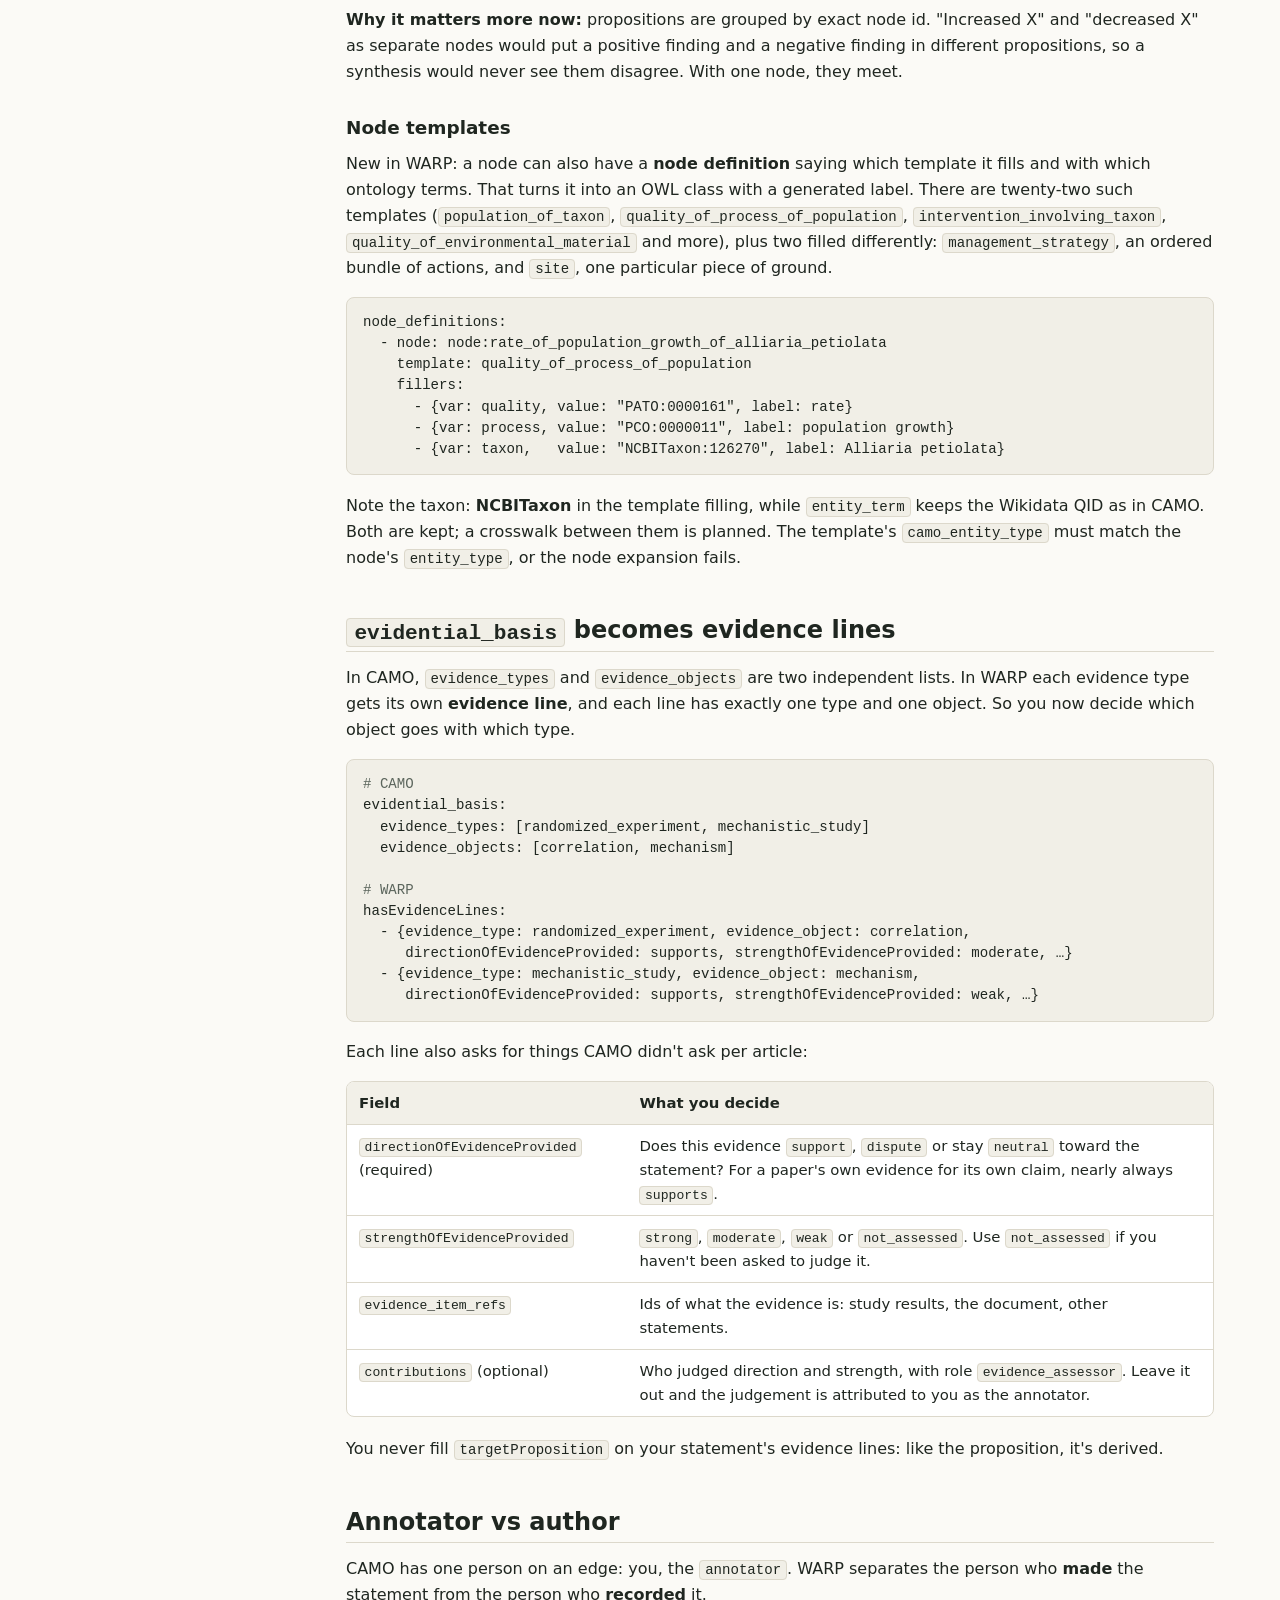
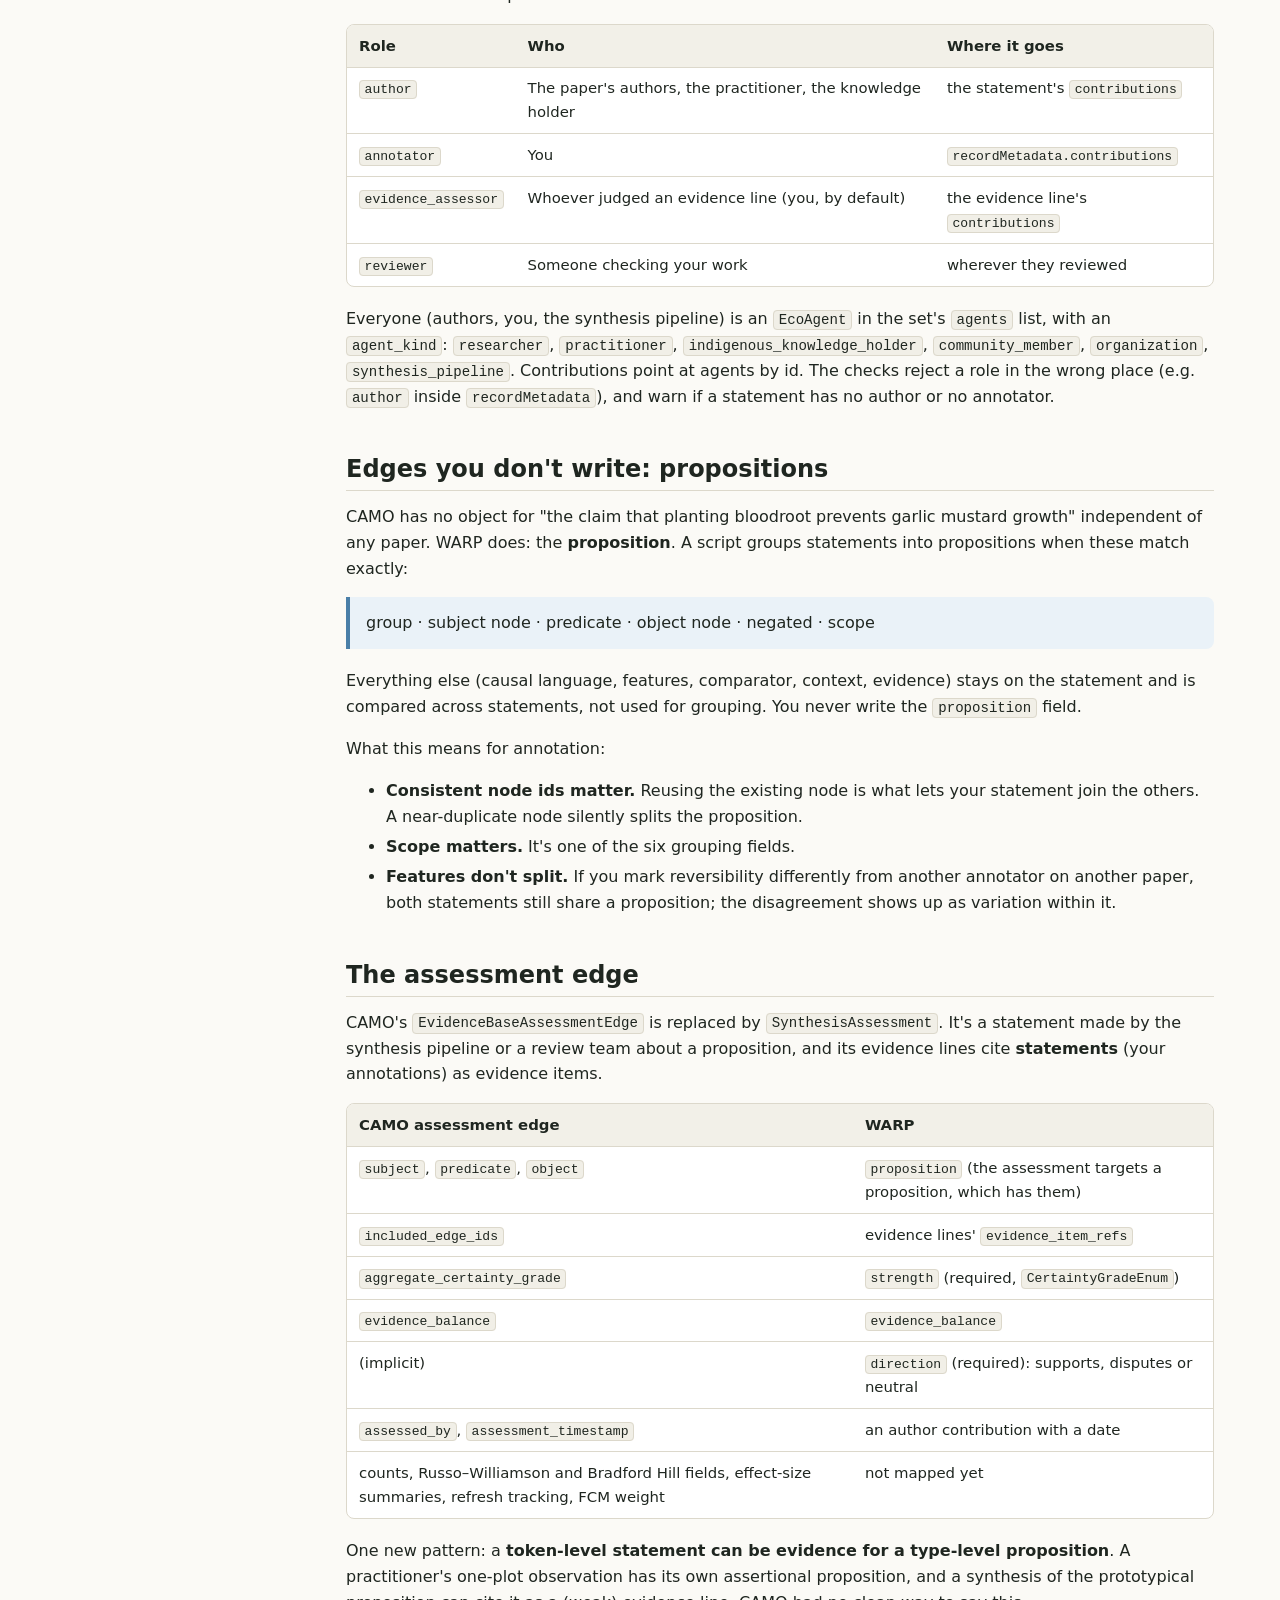
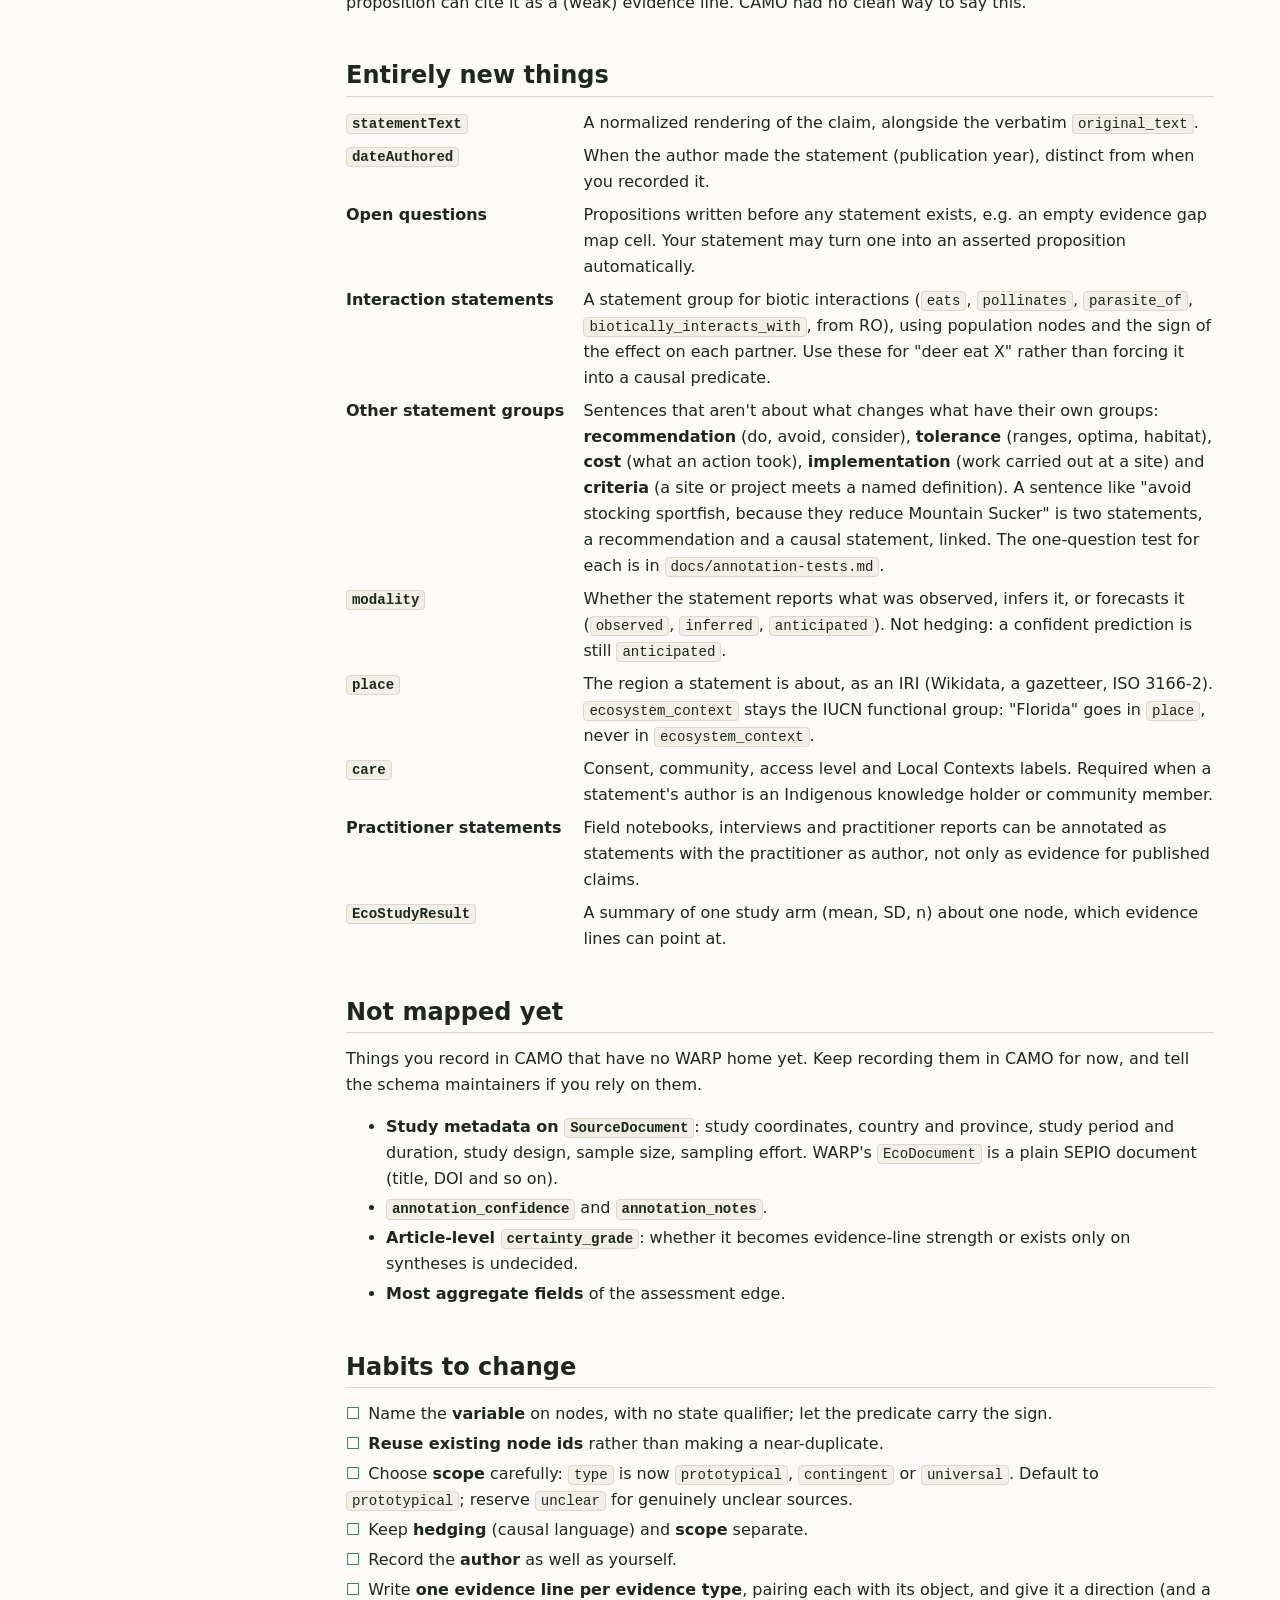
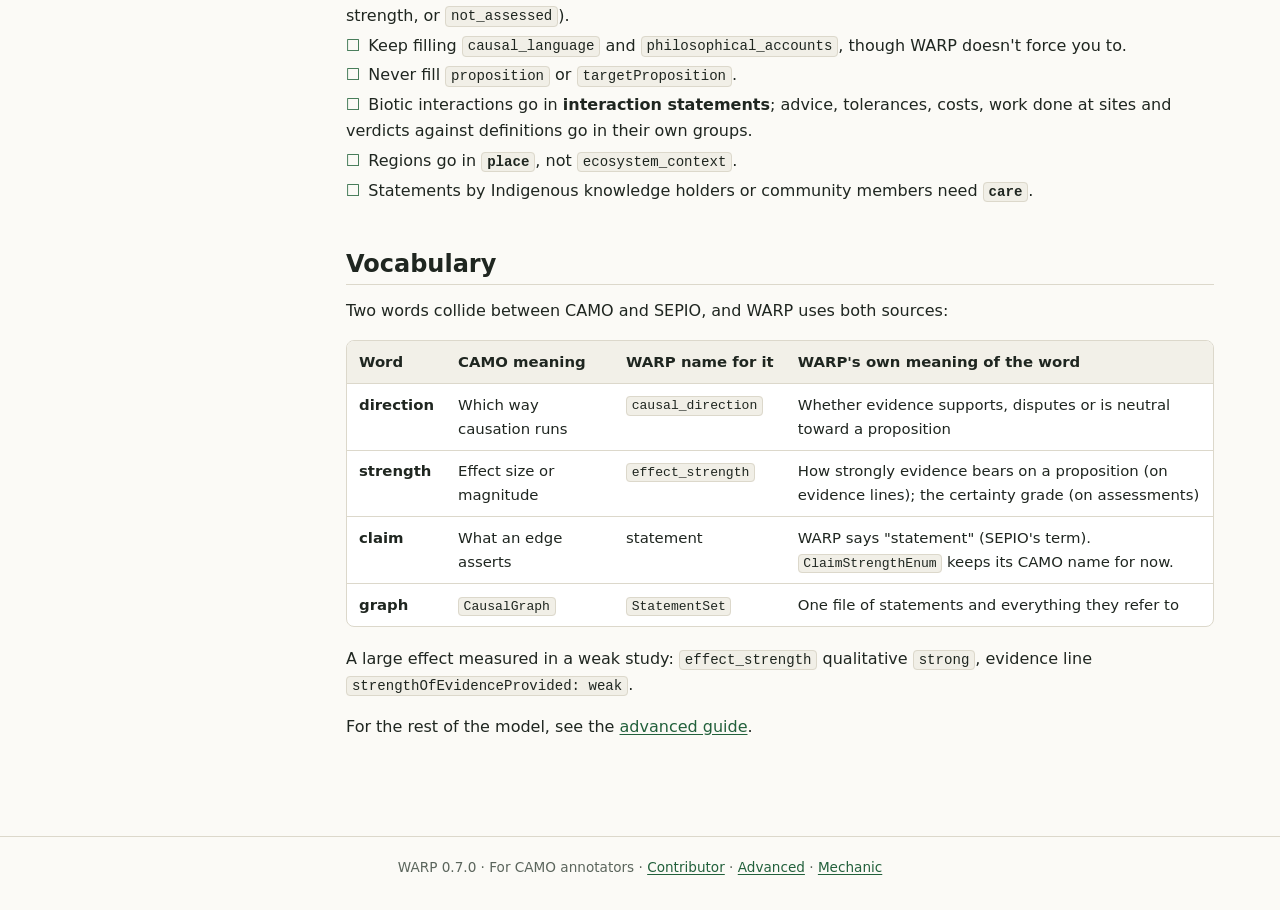
<file: docs/html/camo.html>
<!doctype html>
<html lang="en">
<head>
<meta charset="utf-8">
<meta name="viewport" content="width=device-width, initial-scale=1">
<title>WARP for CAMO Annotators</title>
<meta name="description" content="For annotators who know the Causal Mosaic (CAMO): what stays the same in WARP, what moves, what's new, and what to do differently, with a CAMO edge translated field by field.">
<link rel="stylesheet" href="warp-docs.css">
</head>
<body>
<header class="topbar"><div class="topbar-inner">
  <a class="brand" href="index.html"><span>WARP</span> docs</a>
  <nav class="levels" aria-label="Documentation level">
    <a class="l-basic" href="basic.html">Contributor</a>
    <a class="l-camo" href="camo.html" aria-current="page">CAMO annotators</a>
    <a class="l-advanced" href="advanced.html">Advanced</a>
    <a class="l-mechanic" href="mechanic.html">Mechanic</a>
  </nav>
</div></header>

<div class="layout">
<nav class="toc" aria-label="On this page">
  <h2>On this page</h2>
  <ol>
    <li><a href="#short">The short version</a></li>
    <li><a href="#why">Why the edge was split up</a></li>
    <li><a href="#same">What stays the same</a></li>
    <li><a href="#side">One edge, side by side</a></li>
    <li><a href="#fields">Field-by-field map</a></li>
    <li><a href="#scope">token_or_type becomes scope</a></li>
    <li><a href="#nodes">Nodes: drop the state qualifier</a></li>
    <li><a href="#evidence">evidential_basis becomes evidence lines</a></li>
    <li><a href="#people">Annotator vs author</a></li>
    <li><a href="#propositions">Edges you don't write: propositions</a></li>
    <li><a href="#assessment">The assessment edge</a></li>
    <li><a href="#new">Entirely new things</a></li>
    <li><a href="#gaps">Not mapped yet</a></li>
    <li><a href="#habits">Habits to change</a></li>
    <li><a href="#words">Vocabulary</a></li>
  </ol>
</nav>

<main>
  <span class="eyebrow camo">For CAMO annotators</span>
  <h1>WARP for people who know CAMO</h1>
  <p class="lede">If you've been annotating <code>CausalEdge</code>s, most of what you know carries straight over: the same nodes, predicates, causal features, comparators and evidence types. What changes is <em>where</em> things sit. This page shows what moved, what's new, and which habits to change.</p>

  <div class="callout note">
    <strong class="t">Data model, not the form</strong>
    This page is about how WARP stores an annotation. How Loom will present it (for example, keeping the familiar CAMO edge form and writing WARP statements behind it) hasn't been decided yet. Whatever the form looks like, the decisions described here are the ones you'll be making.
  </div>

  <section id="short">
    <h2>The short version</h2>
    <div class="table-wrap"><table>
      <thead><tr><th>In CAMO you…</th><th>In WARP you…</th></tr></thead>
      <tbody>
        <tr><td>annotate a <code>CausalEdge</code> in a <code>CausalGraph</code></td><td>annotate a <code>CausalStatement</code> in a <code>StatementSet</code></td></tr>
        <tr><td>put every causal feature directly on the edge</td><td>put them in one block, <code>predicate_qualifiers</code></td></tr>
        <tr><td>choose <code>token_or_type</code></td><td>choose <code>scope</code> from four values plus <code>unclear</code>, and it matters more</td></tr>
        <tr><td>may give nodes a state qualifier ("increased…")</td><td>name the variable; the predicate carries the sign</td></tr>
        <tr><td>list <code>evidence_types</code> and <code>evidence_objects</code></td><td>write one <strong>evidence line</strong> per evidence type, each with its object, direction and strength</td></tr>
        <tr><td>are the edge's <code>annotator</code></td><td>are the <strong>annotator</strong>; the source's authors are the <strong>author</strong></td></tr>
        <tr><td>(no equivalent)</td><td>get a <strong>proposition</strong> filled in automatically, grouping your statement with matching ones</td></tr>
        <tr><td>see <code>EvidenceBaseAssessmentEdge</code> for syntheses</td><td>see <code>SynthesisAssessment</code>, which cites statements as evidence</td></tr>
      </tbody>
    </table></div>
  </section>

  <section id="why">
    <h2>Why the edge was split up</h2>
    <p>A CAMO edge mixes four kinds of information that belong to different things:</p>
    <div class="table-wrap"><table>
      <thead><tr><th>Information</th><th>Belongs to</th><th>CAMO examples</th><th>WARP home</th></tr></thead>
      <tbody>
        <tr><td>What relation is claimed</td><td>the relation itself</td><td>predicate, necessity, reversibility, mediation…</td><td><code>predicate</code> + <code>predicate_qualifiers</code></td></tr>
        <tr><td>How it was said</td><td>the speaker</td><td><code>causal_language</code>, <code>original_sentence</code></td><td>the statement</td></tr>
        <tr><td>What it's about</td><td>the idea</td><td><code>token_or_type</code></td><td><code>scope</code>, part of the proposition</td></tr>
        <tr><td>What backs it</td><td>the evidence</td><td><code>evidential_basis</code>, <code>certainty_grade</code></td><td>evidence lines and assessments</td></tr>
      </tbody>
    </table></div>
    <p>Separating them buys three things CAMO can't do on its own: grouping edges from different papers that make the same claim (propositions), citing one person's statement as evidence for another's (evidence lines), and recognising practitioners and Indigenous knowledge holders as people who make statements rather than only as evidence. WARP gets the statement/proposition/evidence frame from SEPIO, and keeps CAMO for everything causal.</p>
  </section>

  <section id="same">
    <h2>What stays the same</h2>
    <p>WARP imports CAMO unchanged. Everything below uses CAMO's own enums and classes, with the same values you already know:</p>
    <ul>
      <li><strong>Nodes</strong> are still <code>CausalNode</code>s: <code>name</code>, <code>entity_type</code>, <code>entity_term</code>, <code>measured_attribute</code>, <code>applied_to</code>, <code>source_spans</code>. (Interaction statements use them too, despite the name.)</li>
      <li><strong>Predicates</strong>: <code>CausalPredicateEnum</code>, all eleven, same meanings and Rosetta templates.</li>
      <li><strong>Causal language</strong>: <code>direct_causal</code>, <code>uncertain_causal</code>, <code>associational</code>, <code>no_relationship</code>.</li>
      <li><strong>Negation</strong>: same rule. <code>negated: true</code> if and only if <code>causal_language: no_relationship</code>, and you still never encode a null result with an "unchanged" node. The WARP checks enforce this and reject edges that break it.</li>
      <li><strong>Philosophical accounts and the causal features</strong>: same names, same values, same <code>FeatureAssertionEnum</code> (<code>explicitly_asserted</code>, <code>implicitly_assumed</code>, <code>explicitly_denied</code>, <code>not_addressed</code>).</li>
      <li><strong>Structured annotations</strong>: <code>DirectionAnnotation</code>, <code>MediationAnnotation</code>, <code>ModerationAnnotation</code>, <code>StrengthAnnotation</code>, <code>ComparatorAnnotation</code> (still one per arm), <code>ContextAnnotation</code>, <code>TemporalExtent</code>, <code>TextSpan</code>.</li>
      <li><strong>Ecosystem context</strong>: IUCN GET functional groups via ELMO.</li>
      <li><strong>Evidence types and objects</strong>: <code>EvidenceTypeEnum</code> and <code>EvidenceObjectEnum</code>, same values.</li>
      <li><strong>Certainty grades and evidence balance</strong>: <code>CertaintyGradeEnum</code>, <code>EvidenceBalanceEnum</code>.</li>
    </ul>
  </section>

  <section id="side">
    <h2>One edge, side by side</h2>
    <p>The worked example's published finding (placeholders marked <code>TODO</code>), as you'd annotate it in CAMO, then as WARP records it.</p>
    <h3>CAMO</h3>
<pre>edges:
  - id: edge_murphy2005_1
    source_document: doc_murphy2005
    subject: node:planting_of_sanguinaria_canadensis
    predicate: prevents
    object: node:rate_of_population_growth_of_alliaria_petiolata
    causal_language: direct_causal
    original_sentence: "TODO: verbatim sentence"
    token_or_type: type
    philosophical_accounts: [interventionist]
    direction: {status: asserted, evidence_for_direction: experimental}
    reversibility: not_addressed
    comparator:
      - {status: explicitly_asserted, comparator_type: untreated_control}
    evidential_basis:
      evidence_types: [randomized_experiment]
      evidence_objects: [correlation]
    annotator: orcid:0000-0000-0000-0000
    annotation_timestamp: 2026-10-10T14:00:00Z</pre>
    <h3>WARP</h3>
<pre>causal_statements:
  - id: warp:statement/murphy2005-c1
    type: CausalStatement
    subject: node:planting_of_sanguinaria_canadensis              <span class="c"># same</span>
    predicate: prevents                                           <span class="c"># same</span>
    object: node:rate_of_population_growth_of_alliaria_petiolata  <span class="c"># same</span>
    causal_language: direct_causal                                <span class="c"># same</span>
    original_text: "TODO: verbatim sentence"                      <span class="c"># was original_sentence</span>
    statementText: Planting bloodroot reduces the population growth rate of garlic mustard.  <span class="c"># new</span>
    scope: prototypical                                           <span class="c"># was token_or_type: type</span>
    reportedIn: [warp:doc/murphy2005]                             <span class="c"># was source_document</span>
    dateAuthored: "2005"                                          <span class="c"># new: when the authors said it</span>
    contributions:                                                <span class="c"># new: who SAID it</span>
      - {id: warp:contrib/murphy2005-c1-author, type: EcoContribution,
         role: author, contributor: warp:agent/murphy2005-authors}
    recordMetadata:                                               <span class="c"># was annotator + annotation_timestamp</span>
      dateRecordCreated: "2026-10-10T14:00:00Z"
      contributions:
        - {id: warp:contrib/murphy2005-c1-annotation, type: EcoContribution,
           role: annotator, contributor: "orcid:0000-0000-0000-0000"}
    comparator:                                                   <span class="c"># same</span>
      - {status: explicitly_asserted, comparator_type: untreated_control}
    predicate_qualifiers:                                         <span class="c"># features move in here</span>
      philosophical_accounts: [interventionist]
      causal_direction: {status: asserted, evidence_for_direction: experimental}  <span class="c"># was direction</span>
      reversibility: not_addressed
    hasEvidenceLines:                                             <span class="c"># was evidential_basis</span>
      - id: warp:el/murphy2005-c1-1
        type: EcoEvidenceLine
        evidence_type: randomized_experiment
        evidence_object: correlation
        directionOfEvidenceProvided: supports                     <span class="c"># new judgement</span>
        strengthOfEvidenceProvided: not_assessed                  <span class="c"># new judgement</span>
        evidence_item_refs: [warp:result/murphy2005-planted, warp:result/murphy2005-control]
    <span class="c"># proposition: filled in by the derivation script, never by you</span></pre>
    <p>The statement is longer mainly because of provenance: who made it and who recorded it are now two separate, credited things. The causal content is identical.</p>
  </section>

  <section id="fields">
    <h2>Field-by-field map</h2>
    <div class="table-wrap"><table>
      <thead><tr><th>CAMO <code>CausalEdge</code></th><th>WARP <code>CausalStatement</code></th><th>Note</th></tr></thead>
      <tbody>
        <tr><td><code>id</code></td><td><code>id</code></td><td>An identifier (<code>warp:statement/…</code>). Keep the CAMO id in <code>camo_edge_id</code> when migrating.</td></tr>
        <tr><td><code>subject</code>, <code>predicate</code>, <code>object</code>, <code>negated</code></td><td>same</td><td></td></tr>
        <tr><td><code>causal_language</code></td><td>same</td><td>Required in CAMO, <strong>optional</strong> in WARP. Fill it anyway.</td></tr>
        <tr><td><code>original_sentence</code></td><td><code>original_text</code></td><td>Renamed: sources can be notebook lines or transcripts, not only sentences.</td></tr>
        <tr><td><code>source_spans</code></td><td>same</td><td></td></tr>
        <tr><td><code>source_document</code></td><td><code>reportedIn</code></td><td>A list of <code>EcoDocument</code> ids. See <a href="#gaps">not mapped yet</a> for study metadata.</td></tr>
        <tr><td><code>token_or_type</code></td><td><code>scope</code></td><td><a href="#scope">Four-way choice</a>.</td></tr>
        <tr><td><code>philosophical_accounts</code></td><td><code>predicate_qualifiers.philosophical_accounts</code></td><td>Required in CAMO, <strong>optional</strong> in WARP. Fill it anyway.</td></tr>
        <tr><td class="wrap"><code>necessity</code>, <code>sufficiency</code>, <code>temporal_ordering</code>, <code>mediation</code>, <code>moderation</code>, <code>specificity</code>, <code>stability</code>, <code>determinism</code>, <code>proximate_distal</code>, <code>contributing_sole</code>, <code>reversibility</code>, <code>proportionality</code></td><td><code>predicate_qualifiers.&lt;same name&gt;</code></td><td>Same values.</td></tr>
        <tr><td><code>direction</code></td><td><code>predicate_qualifiers.causal_direction</code></td><td>Renamed: WARP's <code>direction</code> means support/dispute (<a href="#words">vocabulary</a>).</td></tr>
        <tr><td><code>strength</code></td><td><code>predicate_qualifiers.effect_strength</code></td><td>Renamed for the same reason.</td></tr>
        <tr><td><code>context_dependence</code></td><td><code>context</code></td><td>Same <code>ContextAnnotation</code>.</td></tr>
        <tr><td><code>comparator</code>, <code>ecosystem_context</code>, <code>temporal_extent</code></td><td>same</td><td></td></tr>
        <tr><td><code>evidential_basis</code></td><td><code>hasEvidenceLines</code></td><td><a href="#evidence">One line per evidence type</a>.</td></tr>
        <tr><td><code>certainty_grade</code></td><td>(see note)</td><td>Undecided at article level; on syntheses it's <code>SynthesisAssessment.strength</code>.</td></tr>
        <tr><td><code>annotator</code>, <code>annotation_timestamp</code></td><td><code>recordMetadata</code></td><td>Annotator contribution + <code>dateRecordCreated</code>.</td></tr>
        <tr><td><code>annotation_confidence</code>, <code>annotation_notes</code></td><td>-</td><td>Not mapped yet.</td></tr>
        <tr><td><code>fcm_weight</code>, <code>fcm_weight_source</code></td><td>-</td><td>Not annotated: computed downstream for rendering.</td></tr>
      </tbody>
    </table></div>
  </section>

  <section id="scope">
    <h2><code>token_or_type</code> becomes <code>scope</code></h2>
    <p>This is the biggest change to your day-to-day decisions. <code>type</code> is split into three, and the choice now <strong>decides which other edges yours is grouped with</strong>. A statement with scope missing or <code>unclear</code> isn't grouped at all until someone resolves it.</p>
    <div class="table-wrap"><table>
      <thead><tr><th>You'd have chosen</th><th>Now ask</th><th>Scope</th></tr></thead>
      <tbody>
        <tr><td><code>token</code></td><td>About this plot, this population, this burn?</td><td><code>assertional</code></td></tr>
        <tr><td rowspan="3"><code>type</code></td><td>Holds usually, with exceptions? (The default: most ecological generalizations.)</td><td><code>prototypical</code></td></tr>
        <tr><td>Can or sometimes does happen ("may", "can", "in some cases")?</td><td><code>contingent</code></td></tr>
        <tr><td>Holds without exception? (Rare: needs the source to say so.)</td><td><code>universal</code></td></tr>
        <tr><td><code>ambiguous</code>, <code>not_addressed</code></td><td>Really can't tell?</td><td><code>unclear</code></td></tr>
      </tbody>
    </table></div>
    <div class="callout warn">
      <strong class="t">Don't confuse "can" with hedging</strong>
      "Bloodroot <em>may</em> reduce garlic mustard" is usually <em>hedging</em> (<code>causal_language: uncertain_causal</code>) about a typical effect, so <code>prototypical</code>. "Bloodroot <em>can</em> reduce garlic mustard (under some conditions)" is a claim about <em>some</em> cases, so <code>contingent</code>. Hedging is how sure the author is; scope is how many cases they mean.
    </div>
    <p>Existing CAMO edges are migrated as <code>token → assertional</code>, <code>type → prototypical</code>, and flagged for a human to check. You're the right person to check them.</p>
  </section>

  <section id="nodes">
    <h2>Nodes: drop the state qualifier</h2>
    <p>The <code>CausalNode</code> record is unchanged, but WARP's convention is that <strong>a node is a variable, not a change</strong>. In the worked example the effect node is "Population growth rate of <em>Alliaria petiolata</em>" with no <code>state_or_change_qualifier</code>, and the predicate <code>prevents</code> carries the sign.</p>
    <div class="table-wrap"><table>
      <thead><tr><th>CAMO habit</th><th>WARP</th></tr></thead>
      <tbody>
        <tr><td>planting → <code>causes</code> → <em>decreased</em> GM growth rate</td><td>planting → <code>prevents</code> → GM growth rate</td></tr>
        <tr><td>burning → <code>causes</code> → <em>increased</em> forb cover</td><td>burning → <code>causes</code> → forb cover</td></tr>
      </tbody>
    </table></div>
    <p><strong>Why it matters more now:</strong> propositions are grouped by exact node id. "Increased X" and "decreased X" as separate nodes would put a positive finding and a negative finding in different propositions, so a synthesis would never see them disagree. With one node, they meet.</p>
    <h3>Node templates</h3>
    <p>New in WARP: a node can also have a <strong>node definition</strong> saying which template it fills and with which ontology terms. That turns it into an OWL class with a generated label. There are twenty-two such templates (<code>population_of_taxon</code>, <code>quality_of_process_of_population</code>, <code>intervention_involving_taxon</code>, <code>quality_of_environmental_material</code> and more), plus two filled differently: <code>management_strategy</code>, an ordered bundle of actions, and <code>site</code>, one particular piece of ground.</p>
<pre>node_definitions:
  - node: node:rate_of_population_growth_of_alliaria_petiolata
    template: quality_of_process_of_population
    fillers:
      - {var: quality, value: "PATO:0000161", label: rate}
      - {var: process, value: "PCO:0000011", label: population growth}
      - {var: taxon,   value: "NCBITaxon:126270", label: Alliaria petiolata}</pre>
    <p>Note the taxon: <strong>NCBITaxon</strong> in the template filling, while <code>entity_term</code> keeps the Wikidata QID as in CAMO. Both are kept; a crosswalk between them is planned. The template's <code>camo_entity_type</code> must match the node's <code>entity_type</code>, or the node expansion fails.</p>
  </section>

  <section id="evidence">
    <h2><code>evidential_basis</code> becomes evidence lines</h2>
    <p>In CAMO, <code>evidence_types</code> and <code>evidence_objects</code> are two independent lists. In WARP each evidence type gets its own <strong>evidence line</strong>, and each line has exactly one type and one object. So you now decide which object goes with which type.</p>
<pre><span class="c"># CAMO</span>
evidential_basis:
  evidence_types: [randomized_experiment, mechanistic_study]
  evidence_objects: [correlation, mechanism]

<span class="c"># WARP</span>
hasEvidenceLines:
  - {evidence_type: randomized_experiment, evidence_object: correlation,
     directionOfEvidenceProvided: supports, strengthOfEvidenceProvided: moderate, …}
  - {evidence_type: mechanistic_study, evidence_object: mechanism,
     directionOfEvidenceProvided: supports, strengthOfEvidenceProvided: weak, …}</pre>
    <p>Each line also asks for things CAMO didn't ask per article:</p>
    <div class="table-wrap"><table>
      <thead><tr><th>Field</th><th>What you decide</th></tr></thead>
      <tbody>
        <tr><td><code>directionOfEvidenceProvided</code> (required)</td><td>Does this evidence <code>support</code>, <code>dispute</code> or stay <code>neutral</code> toward the statement? For a paper's own evidence for its own claim, nearly always <code>supports</code>.</td></tr>
        <tr><td><code>strengthOfEvidenceProvided</code></td><td><code>strong</code>, <code>moderate</code>, <code>weak</code> or <code>not_assessed</code>. Use <code>not_assessed</code> if you haven't been asked to judge it.</td></tr>
        <tr><td><code>evidence_item_refs</code></td><td>Ids of what the evidence is: study results, the document, other statements.</td></tr>
        <tr><td><code>contributions</code> (optional)</td><td>Who judged direction and strength, with role <code>evidence_assessor</code>. Leave it out and the judgement is attributed to you as the annotator.</td></tr>
      </tbody>
    </table></div>
    <p>You never fill <code>targetProposition</code> on your statement's evidence lines: like the proposition, it's derived.</p>
  </section>

  <section id="people">
    <h2>Annotator vs author</h2>
    <p>CAMO has one person on an edge: you, the <code>annotator</code>. WARP separates the person who <strong>made</strong> the statement from the person who <strong>recorded</strong> it.</p>
    <div class="table-wrap"><table>
      <thead><tr><th>Role</th><th>Who</th><th>Where it goes</th></tr></thead>
      <tbody>
        <tr><td><code>author</code></td><td>The paper's authors, the practitioner, the knowledge holder</td><td>the statement's <code>contributions</code></td></tr>
        <tr><td><code>annotator</code></td><td>You</td><td><code>recordMetadata.contributions</code></td></tr>
        <tr><td><code>evidence_assessor</code></td><td>Whoever judged an evidence line (you, by default)</td><td>the evidence line's <code>contributions</code></td></tr>
        <tr><td><code>reviewer</code></td><td>Someone checking your work</td><td>wherever they reviewed</td></tr>
      </tbody>
    </table></div>
    <p>Everyone (authors, you, the synthesis pipeline) is an <code>EcoAgent</code> in the set's <code>agents</code> list, with an <code>agent_kind</code>: <code>researcher</code>, <code>practitioner</code>, <code>indigenous_knowledge_holder</code>, <code>community_member</code>, <code>organization</code>, <code>synthesis_pipeline</code>. Contributions point at agents by id. The checks reject a role in the wrong place (e.g. <code>author</code> inside <code>recordMetadata</code>), and warn if a statement has no author or no annotator.</p>
  </section>

  <section id="propositions">
    <h2>Edges you don't write: propositions</h2>
    <p>CAMO has no object for "the claim that planting bloodroot prevents garlic mustard growth" independent of any paper. WARP does: the <strong>proposition</strong>. A script groups statements into propositions when these match exactly:</p>
    <div class="callout note">group · subject node · predicate · object node · negated · scope</div>
    <p>Everything else (causal language, features, comparator, context, evidence) stays on the statement and is compared across statements, not used for grouping. You never write the <code>proposition</code> field.</p>
    <p>What this means for annotation:</p>
    <ul>
      <li><strong>Consistent node ids matter.</strong> Reusing the existing node is what lets your statement join the others. A near-duplicate node silently splits the proposition.</li>
      <li><strong>Scope matters.</strong> It's one of the six grouping fields.</li>
      <li><strong>Features don't split.</strong> If you mark reversibility differently from another annotator on another paper, both statements still share a proposition; the disagreement shows up as variation within it.</li>
    </ul>
  </section>

  <section id="assessment">
    <h2>The assessment edge</h2>
    <p>CAMO's <code>EvidenceBaseAssessmentEdge</code> is replaced by <code>SynthesisAssessment</code>. It's a statement made by the synthesis pipeline or a review team about a proposition, and its evidence lines cite <strong>statements</strong> (your annotations) as evidence items.</p>
    <div class="table-wrap"><table>
      <thead><tr><th>CAMO assessment edge</th><th>WARP</th></tr></thead>
      <tbody>
        <tr><td><code>subject</code>, <code>predicate</code>, <code>object</code></td><td><code>proposition</code> (the assessment targets a proposition, which has them)</td></tr>
        <tr><td><code>included_edge_ids</code></td><td>evidence lines' <code>evidence_item_refs</code></td></tr>
        <tr><td><code>aggregate_certainty_grade</code></td><td><code>strength</code> (required, <code>CertaintyGradeEnum</code>)</td></tr>
        <tr><td><code>evidence_balance</code></td><td><code>evidence_balance</code></td></tr>
        <tr><td>(implicit)</td><td><code>direction</code> (required): supports, disputes or neutral</td></tr>
        <tr><td><code>assessed_by</code>, <code>assessment_timestamp</code></td><td>an author contribution with a date</td></tr>
        <tr><td class="wrap">counts, Russo–Williamson and Bradford Hill fields, effect-size summaries, refresh tracking, FCM weight</td><td>not mapped yet</td></tr>
      </tbody>
    </table></div>
    <p>One new pattern: a <strong>token-level statement can be evidence for a type-level proposition</strong>. A practitioner's one-plot observation has its own assertional proposition, and a synthesis of the prototypical proposition can cite it as a (weak) evidence line. CAMO had no clean way to say this.</p>
  </section>

  <section id="new">
    <h2>Entirely new things</h2>
    <dl class="gloss">
      <dt><code>statementText</code></dt><dd>A normalized rendering of the claim, alongside the verbatim <code>original_text</code>.</dd>
      <dt><code>dateAuthored</code></dt><dd>When the author made the statement (publication year), distinct from when you recorded it.</dd>
      <dt>Open questions</dt><dd>Propositions written before any statement exists, e.g. an empty evidence gap map cell. Your statement may turn one into an asserted proposition automatically.</dd>
      <dt>Interaction statements</dt><dd>A statement group for biotic interactions (<code>eats</code>, <code>pollinates</code>, <code>parasite_of</code>, <code>biotically_interacts_with</code>, from RO), using population nodes and the sign of the effect on each partner. Use these for "deer eat X" rather than forcing it into a causal predicate.</dd>
      <dt>Other statement groups</dt><dd>Sentences that aren't about what changes what have their own groups: <strong>recommendation</strong> (do, avoid, consider), <strong>tolerance</strong> (ranges, optima, habitat), <strong>cost</strong> (what an action took), <strong>implementation</strong> (work carried out at a site) and <strong>criteria</strong> (a site or project meets a named definition). A sentence like "avoid stocking sportfish, because they reduce Mountain Sucker" is two statements, a recommendation and a causal statement, linked. The one-question test for each is in <code>docs/annotation-tests.md</code>.</dd>
      <dt><code>modality</code></dt><dd>Whether the statement reports what was observed, infers it, or forecasts it (<code>observed</code>, <code>inferred</code>, <code>anticipated</code>). Not hedging: a confident prediction is still <code>anticipated</code>.</dd>
      <dt><code>place</code></dt><dd>The region a statement is about, as an IRI (Wikidata, a gazetteer, ISO 3166-2). <code>ecosystem_context</code> stays the IUCN functional group: "Florida" goes in <code>place</code>, never in <code>ecosystem_context</code>.</dd>
      <dt><code>care</code></dt><dd>Consent, community, access level and Local Contexts labels. Required when a statement's author is an Indigenous knowledge holder or community member.</dd>
      <dt>Practitioner statements</dt><dd>Field notebooks, interviews and practitioner reports can be annotated as statements with the practitioner as author, not only as evidence for published claims.</dd>
      <dt><code>EcoStudyResult</code></dt><dd>A summary of one study arm (mean, SD, n) about one node, which evidence lines can point at.</dd>
    </dl>
  </section>

  <section id="gaps">
    <h2>Not mapped yet</h2>
    <p>Things you record in CAMO that have no WARP home yet. Keep recording them in CAMO for now, and tell the schema maintainers if you rely on them.</p>
    <ul>
      <li><strong>Study metadata on <code>SourceDocument</code></strong>: study coordinates, country and province, study period and duration, study design, sample size, sampling effort. WARP's <code>EcoDocument</code> is a plain SEPIO document (title, DOI and so on).</li>
      <li><strong><code>annotation_confidence</code></strong> and <strong><code>annotation_notes</code></strong>.</li>
      <li><strong>Article-level <code>certainty_grade</code></strong>: whether it becomes evidence-line strength or exists only on syntheses is undecided.</li>
      <li><strong>Most aggregate fields</strong> of the assessment edge.</li>
    </ul>
  </section>

  <section id="habits">
    <h2>Habits to change</h2>
    <ul class="checklist">
      <li>Name the <strong>variable</strong> on nodes, with no state qualifier; let the predicate carry the sign.</li>
      <li><strong>Reuse existing node ids</strong> rather than making a near-duplicate.</li>
      <li>Choose <strong>scope</strong> carefully: <code>type</code> is now <code>prototypical</code>, <code>contingent</code> or <code>universal</code>. Default to <code>prototypical</code>; reserve <code>unclear</code> for genuinely unclear sources.</li>
      <li>Keep <strong>hedging</strong> (causal language) and <strong>scope</strong> separate.</li>
      <li>Record the <strong>author</strong> as well as yourself.</li>
      <li>Write <strong>one evidence line per evidence type</strong>, pairing each with its object, and give it a direction (and a strength, or <code>not_assessed</code>).</li>
      <li>Keep filling <code>causal_language</code> and <code>philosophical_accounts</code>, though WARP doesn't force you to.</li>
      <li>Never fill <code>proposition</code> or <code>targetProposition</code>.</li>
      <li>Biotic interactions go in <strong>interaction statements</strong>; advice, tolerances, costs, work done at sites and verdicts against definitions go in their own groups.</li>
      <li>Regions go in <strong><code>place</code></strong>, not <code>ecosystem_context</code>.</li>
      <li>Statements by Indigenous knowledge holders or community members need <strong><code>care</code></strong>.</li>
    </ul>
  </section>

  <section id="words">
    <h2>Vocabulary</h2>
    <p>Two words collide between CAMO and SEPIO, and WARP uses both sources:</p>
    <div class="table-wrap"><table>
      <thead><tr><th>Word</th><th>CAMO meaning</th><th>WARP name for it</th><th>WARP's own meaning of the word</th></tr></thead>
      <tbody>
        <tr><td><strong>direction</strong></td><td>Which way causation runs</td><td><code>causal_direction</code></td><td>Whether evidence supports, disputes or is neutral toward a proposition</td></tr>
        <tr><td><strong>strength</strong></td><td>Effect size or magnitude</td><td><code>effect_strength</code></td><td>How strongly evidence bears on a proposition (on evidence lines); the certainty grade (on assessments)</td></tr>
        <tr><td><strong>claim</strong></td><td>What an edge asserts</td><td>statement</td><td>WARP says "statement" (SEPIO's term). <code>ClaimStrengthEnum</code> keeps its CAMO name for now.</td></tr>
        <tr><td><strong>graph</strong></td><td><code>CausalGraph</code></td><td><code>StatementSet</code></td><td>One file of statements and everything they refer to</td></tr>
      </tbody>
    </table></div>
    <p>A large effect measured in a weak study: <code>effect_strength</code> qualitative <code>strong</code>, evidence line <code>strengthOfEvidenceProvided: weak</code>.</p>
    <p>For the rest of the model, see the <a href="advanced.html">advanced guide</a>.</p>
  </section>
</main>
</div>
<footer>WARP 0.7.0 · For CAMO annotators · <a href="basic.html">Contributor</a> · <a href="advanced.html">Advanced</a> · <a href="mechanic.html">Mechanic</a></footer>
</body>
</html>
</file>
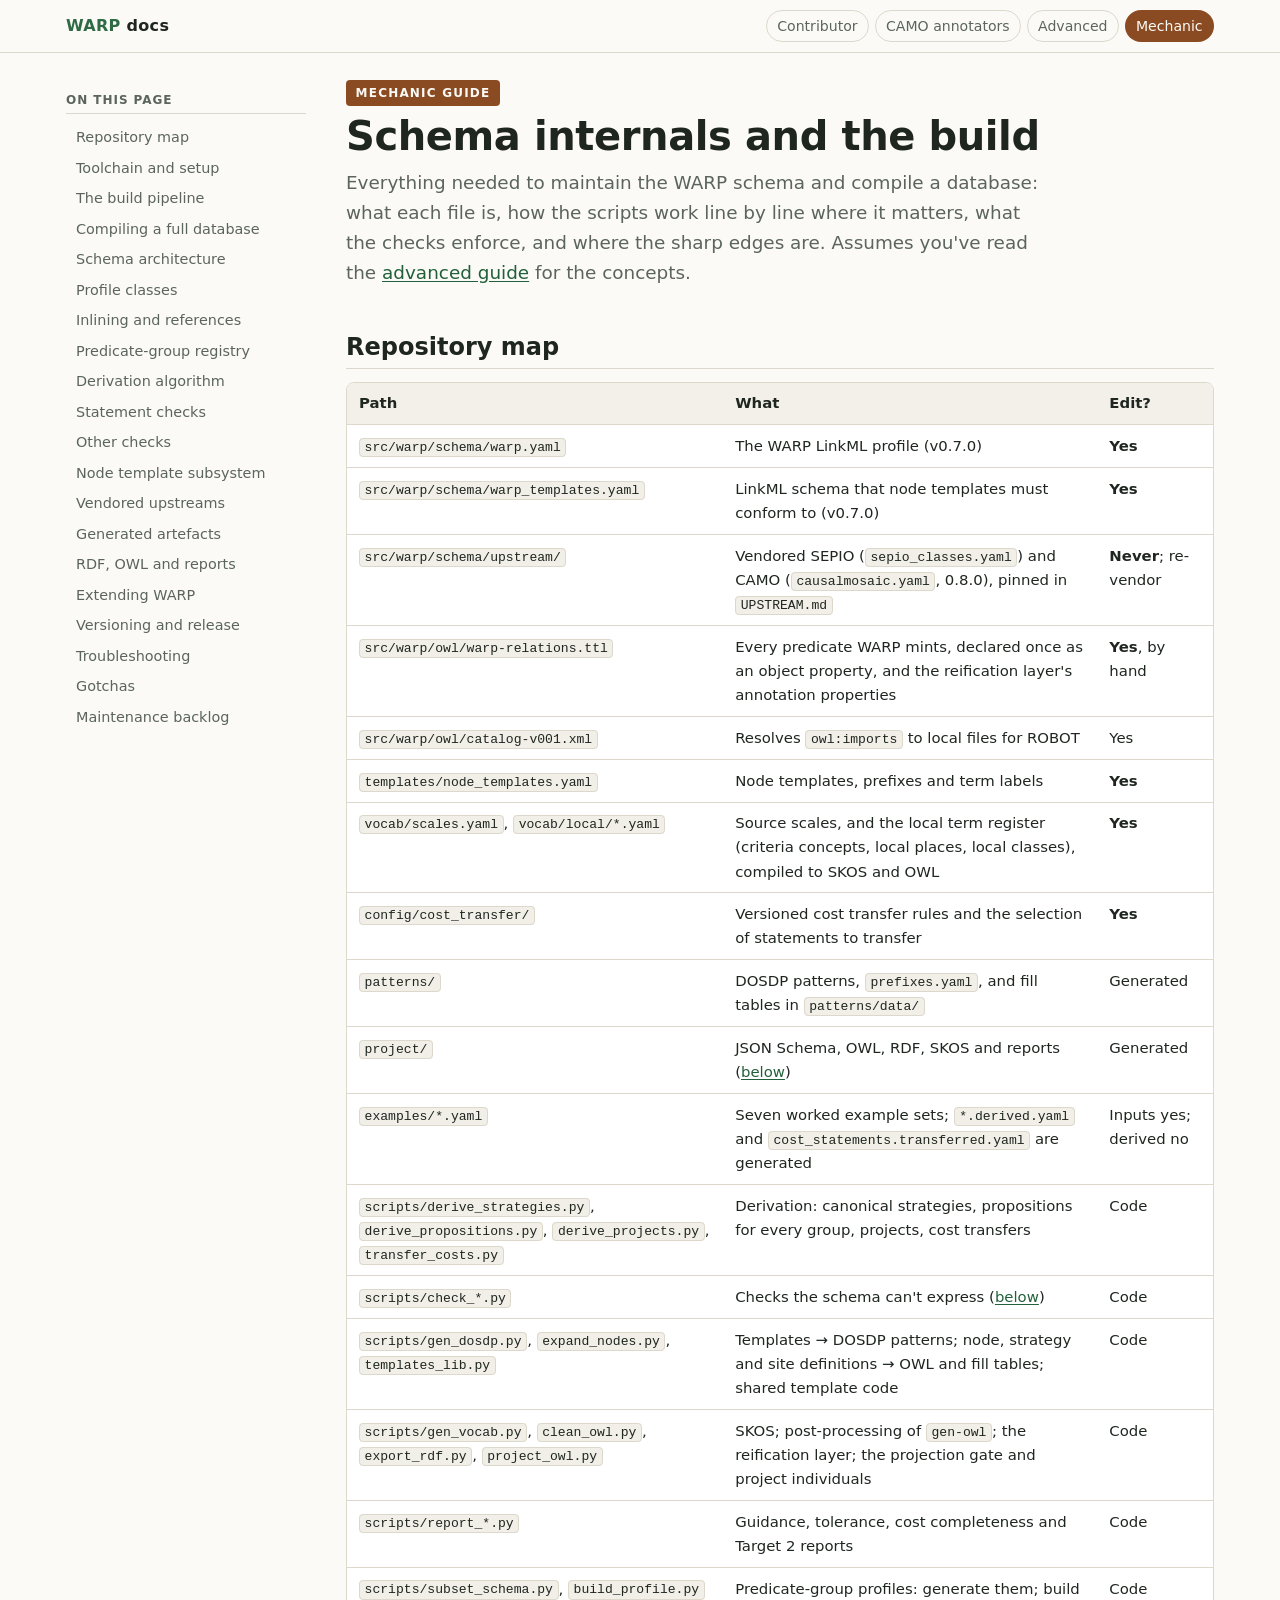
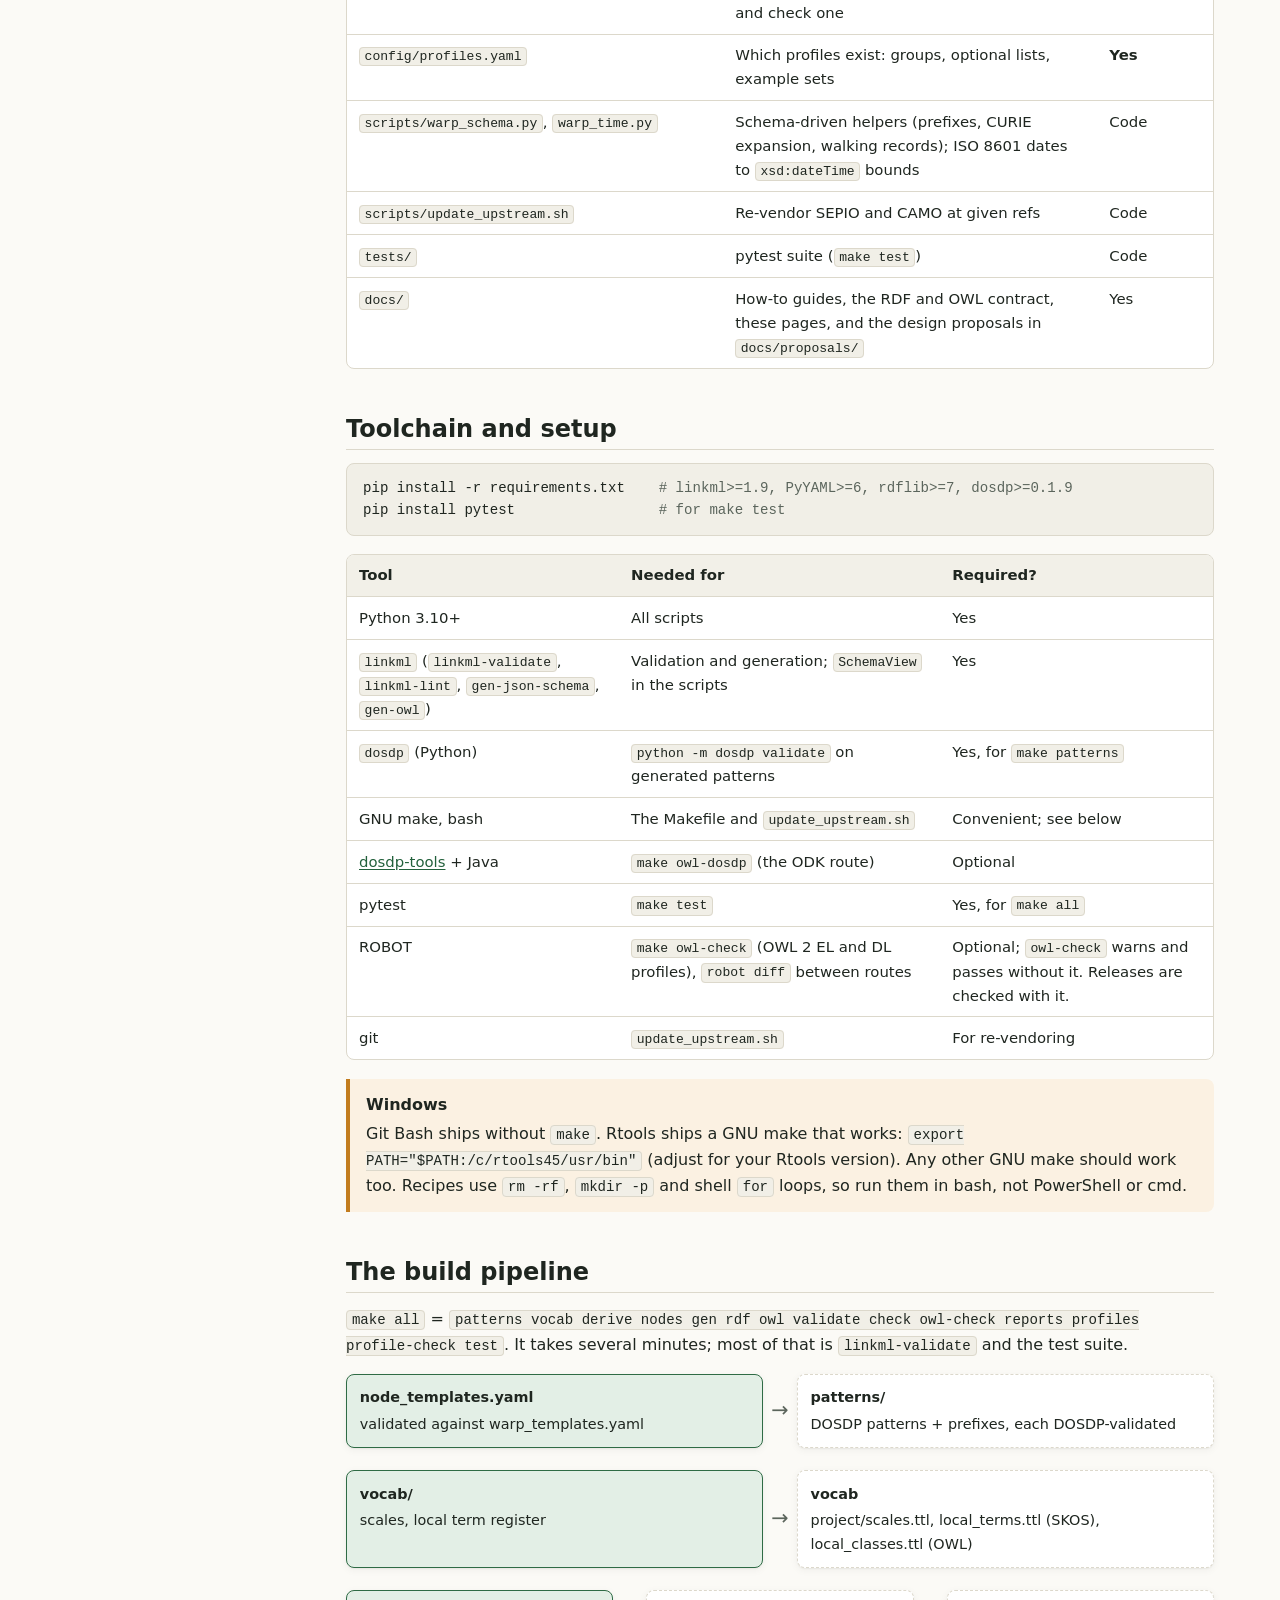
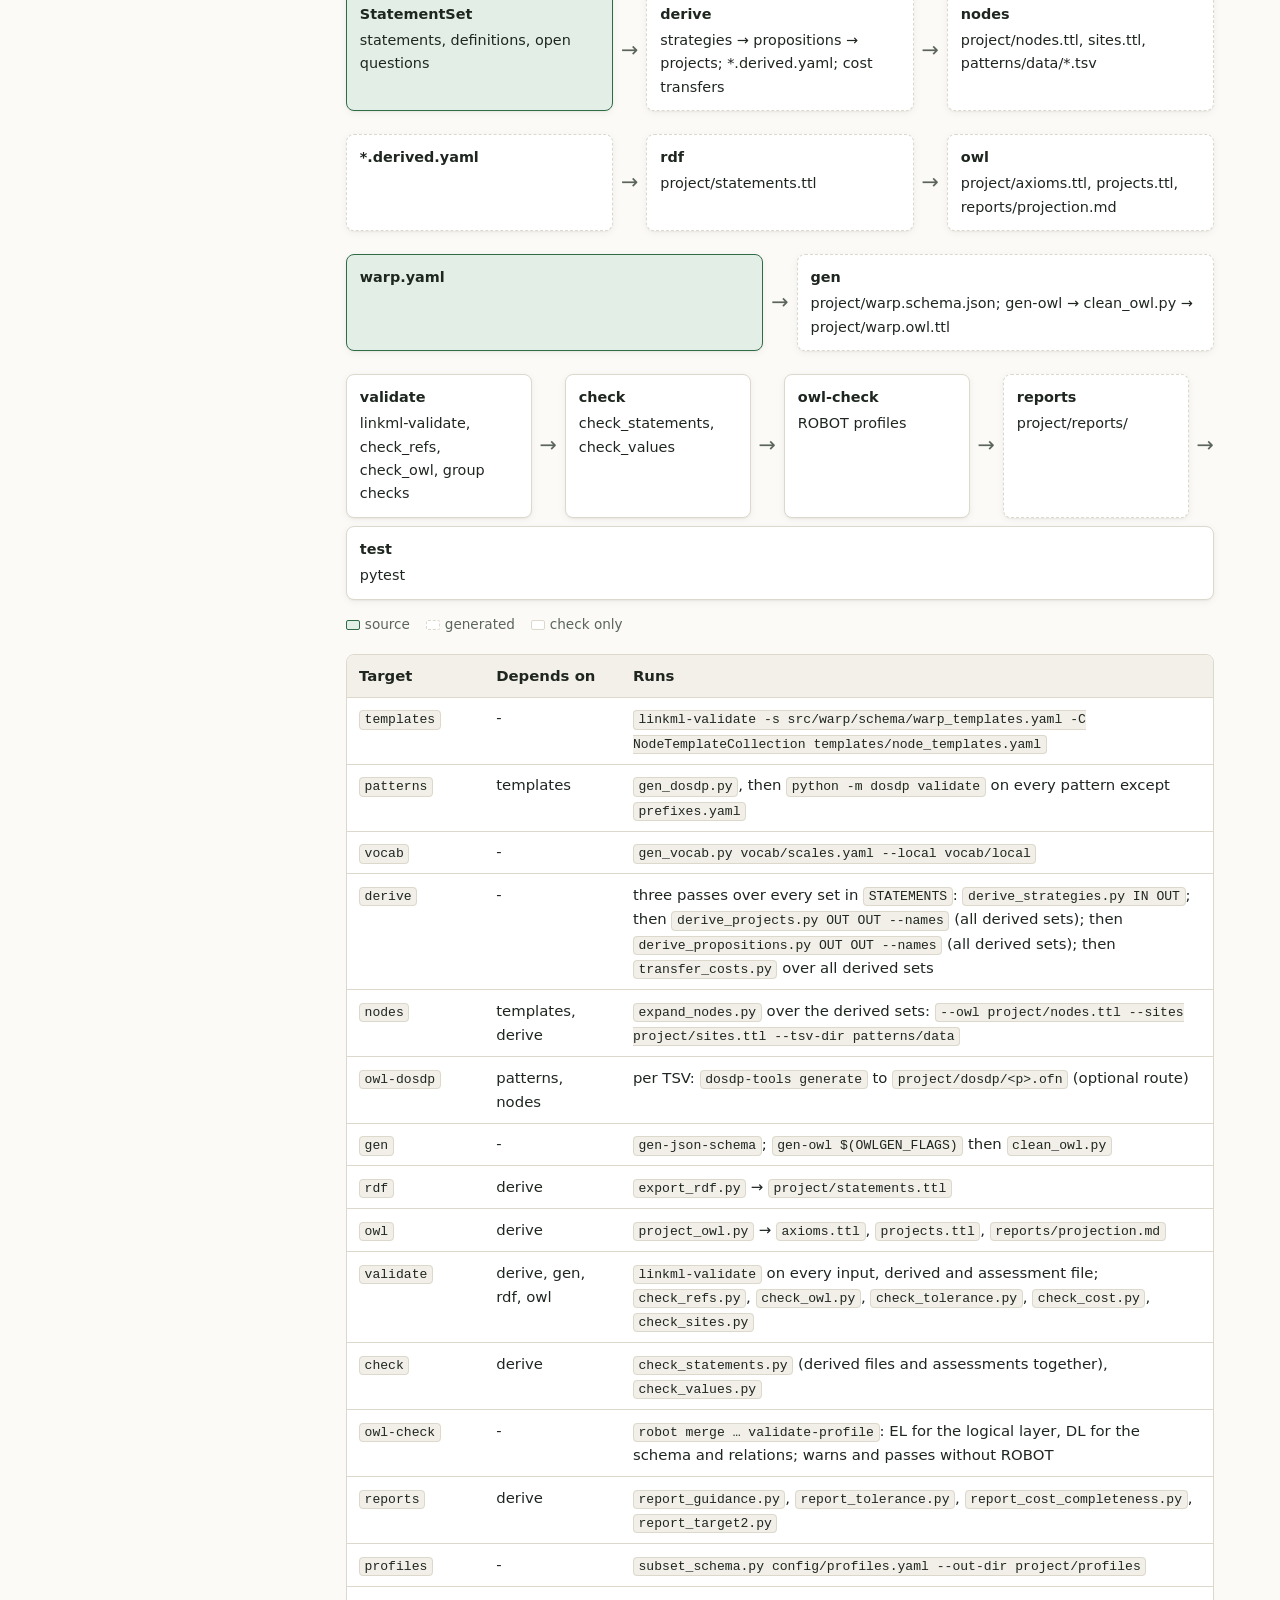
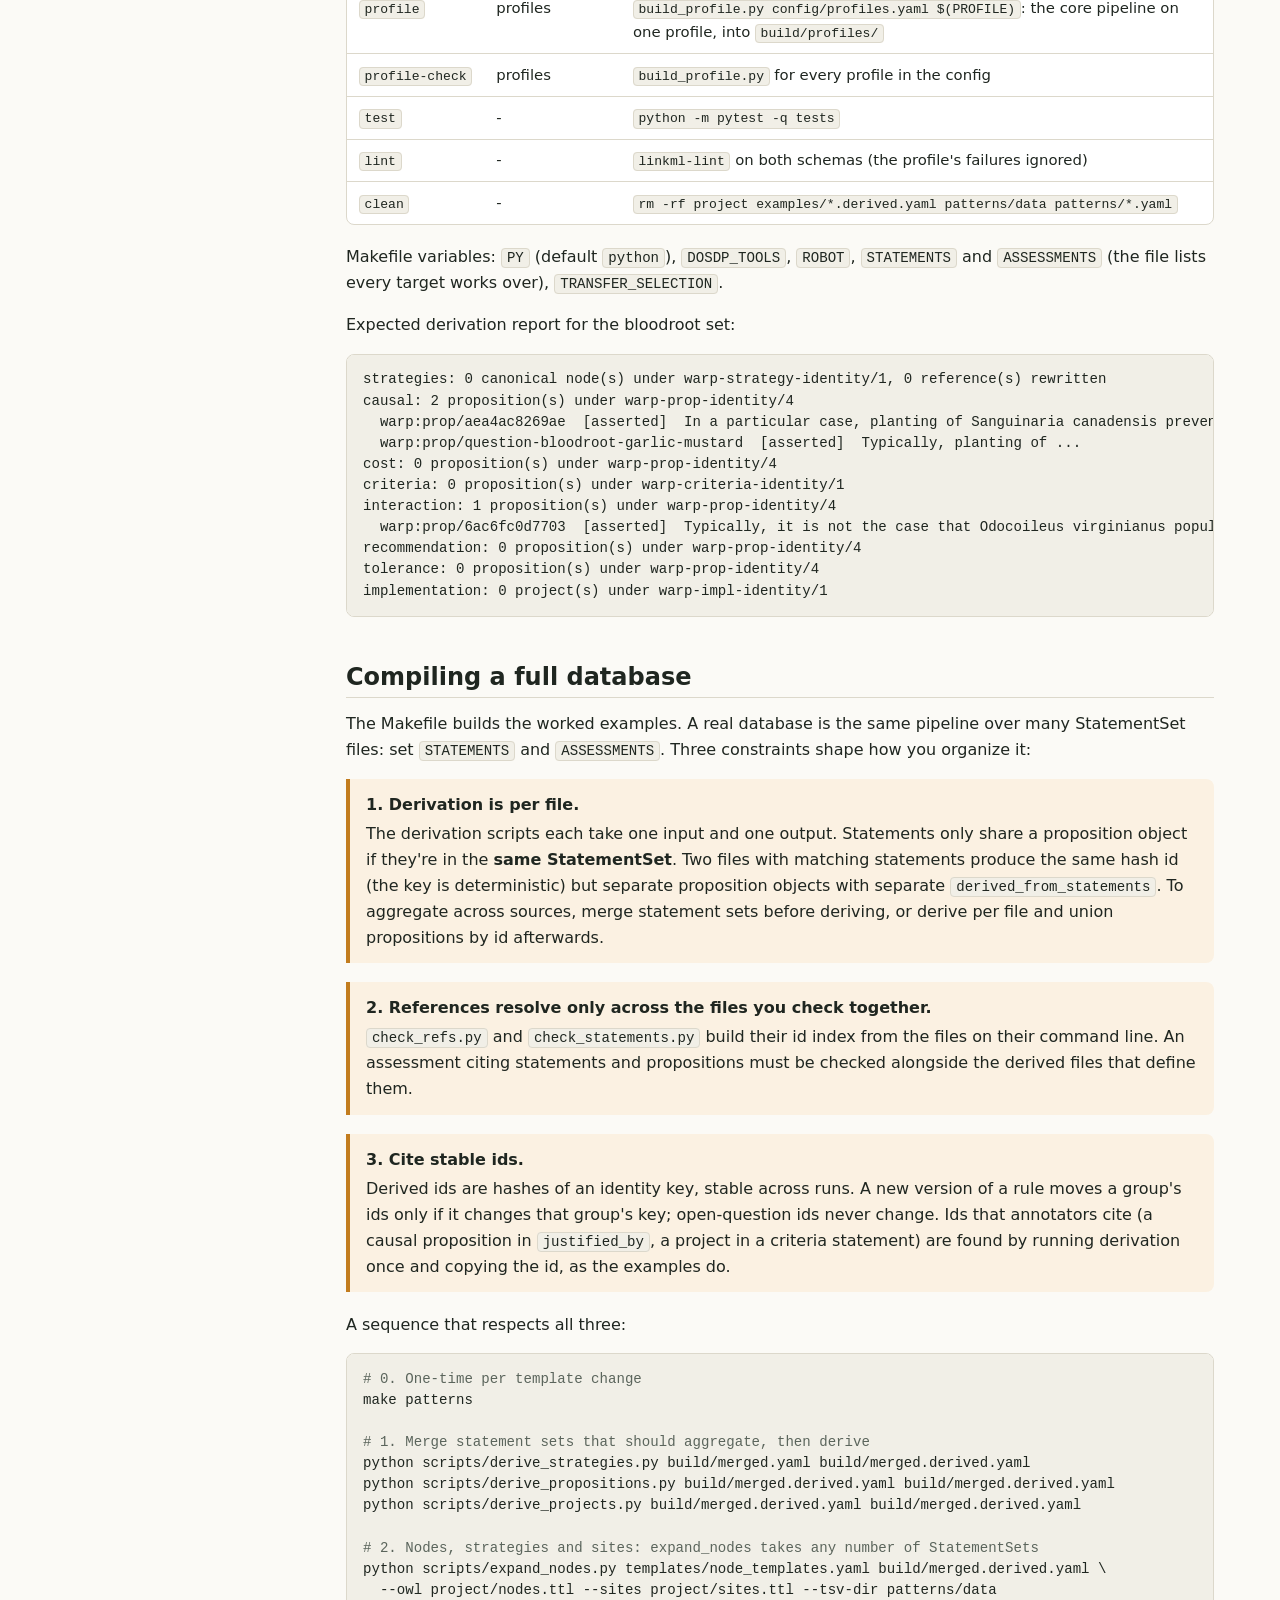
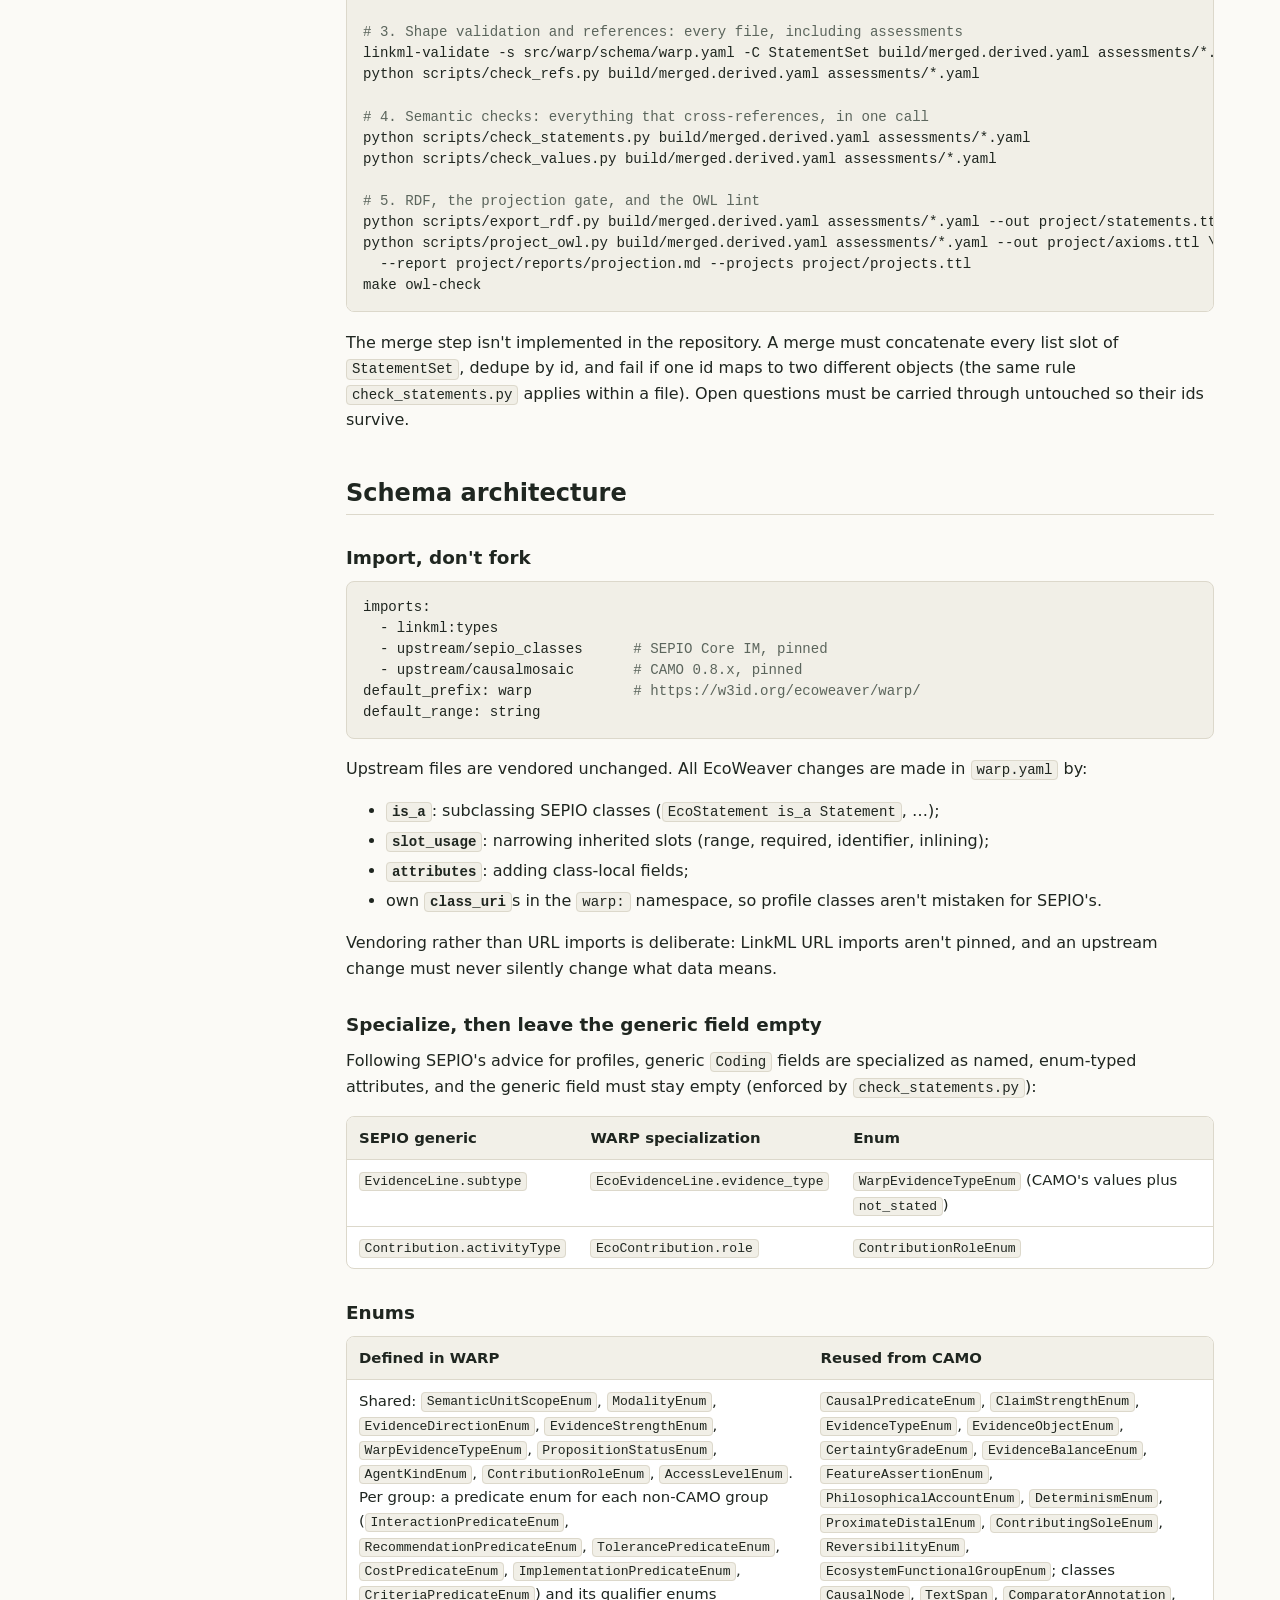
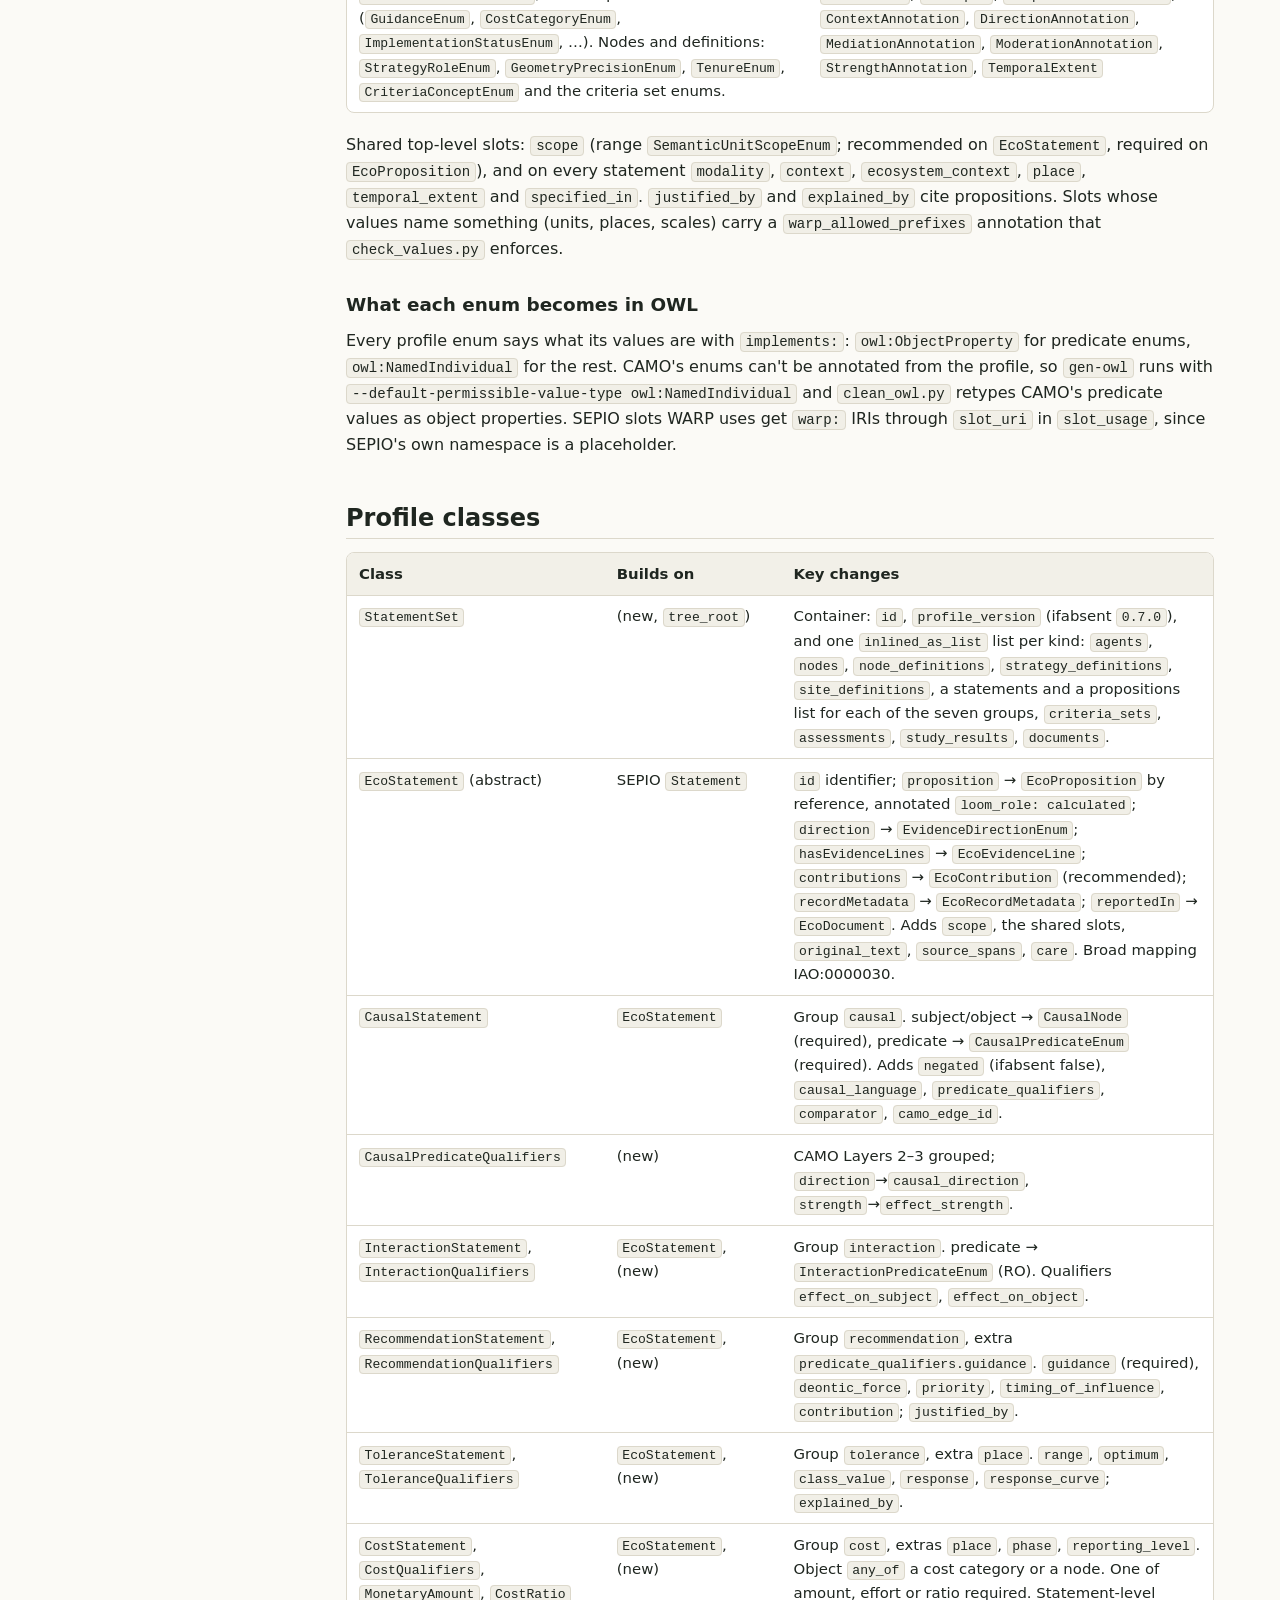
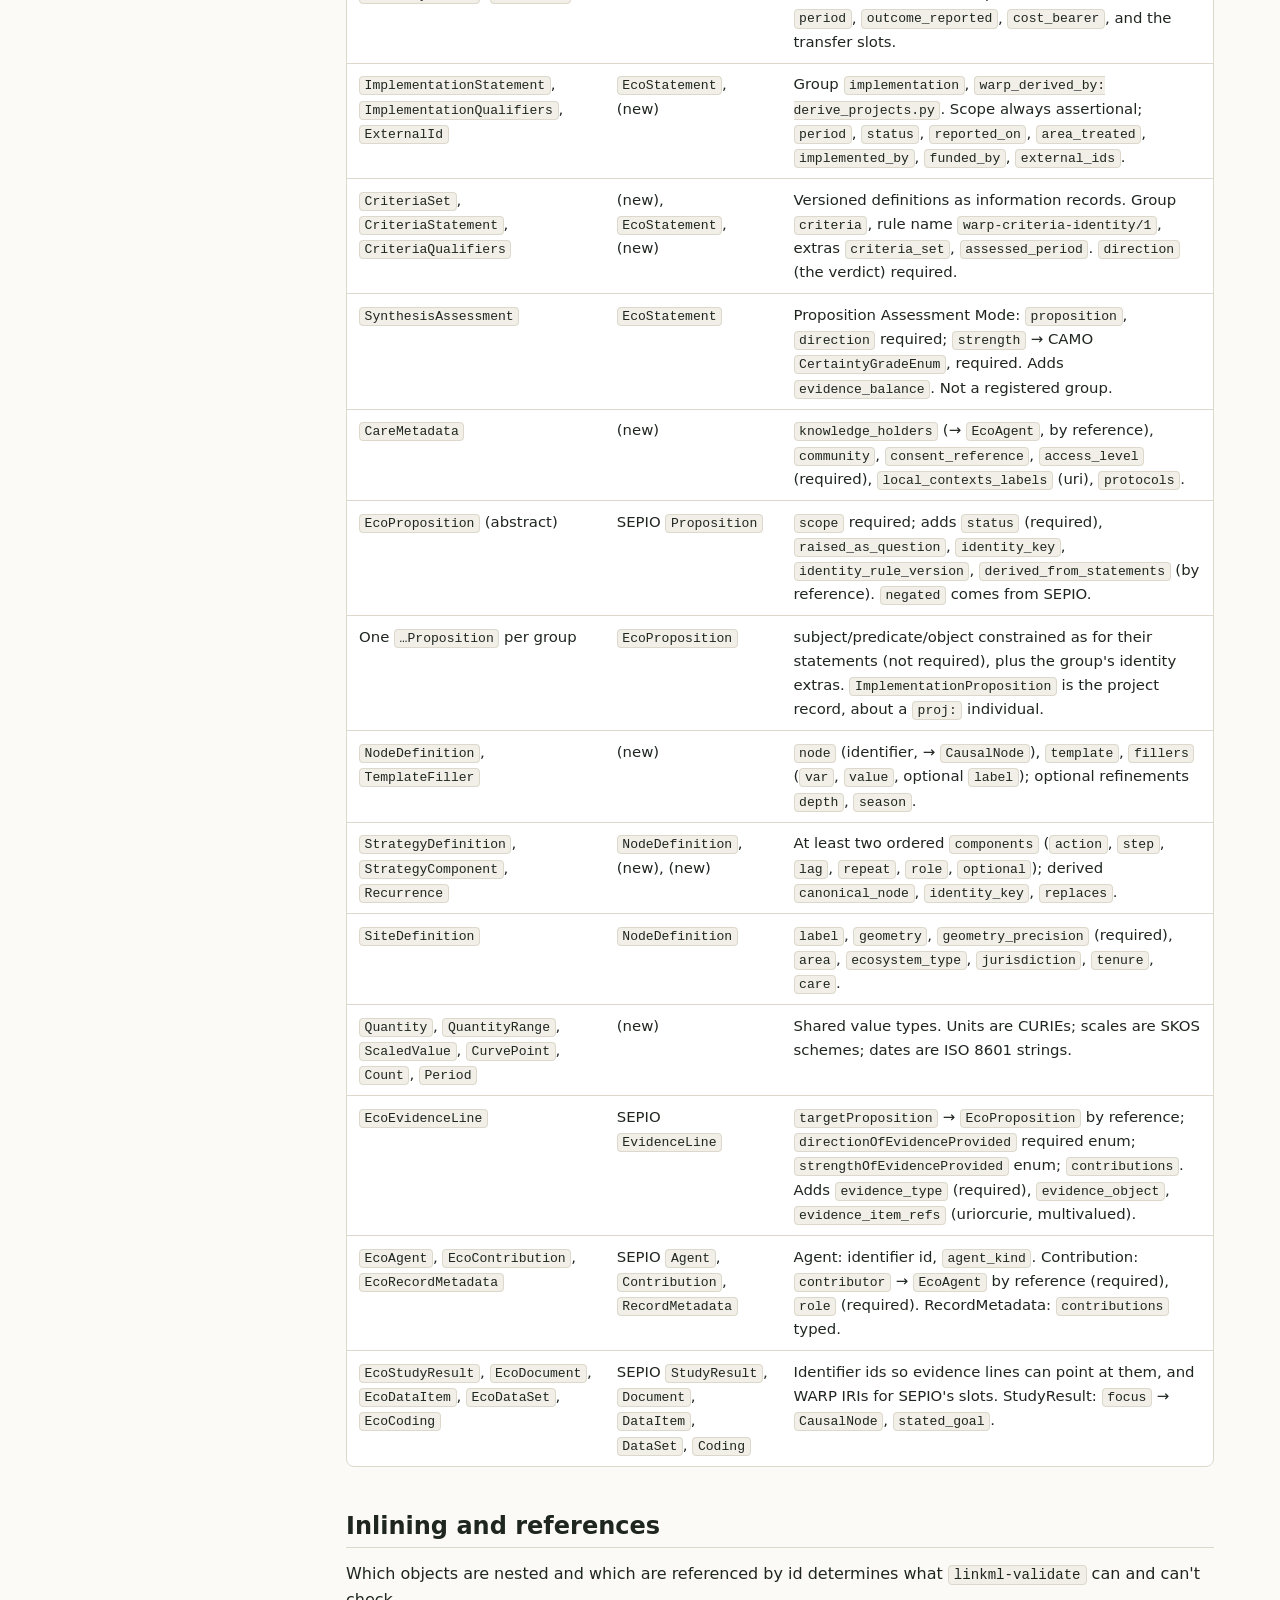
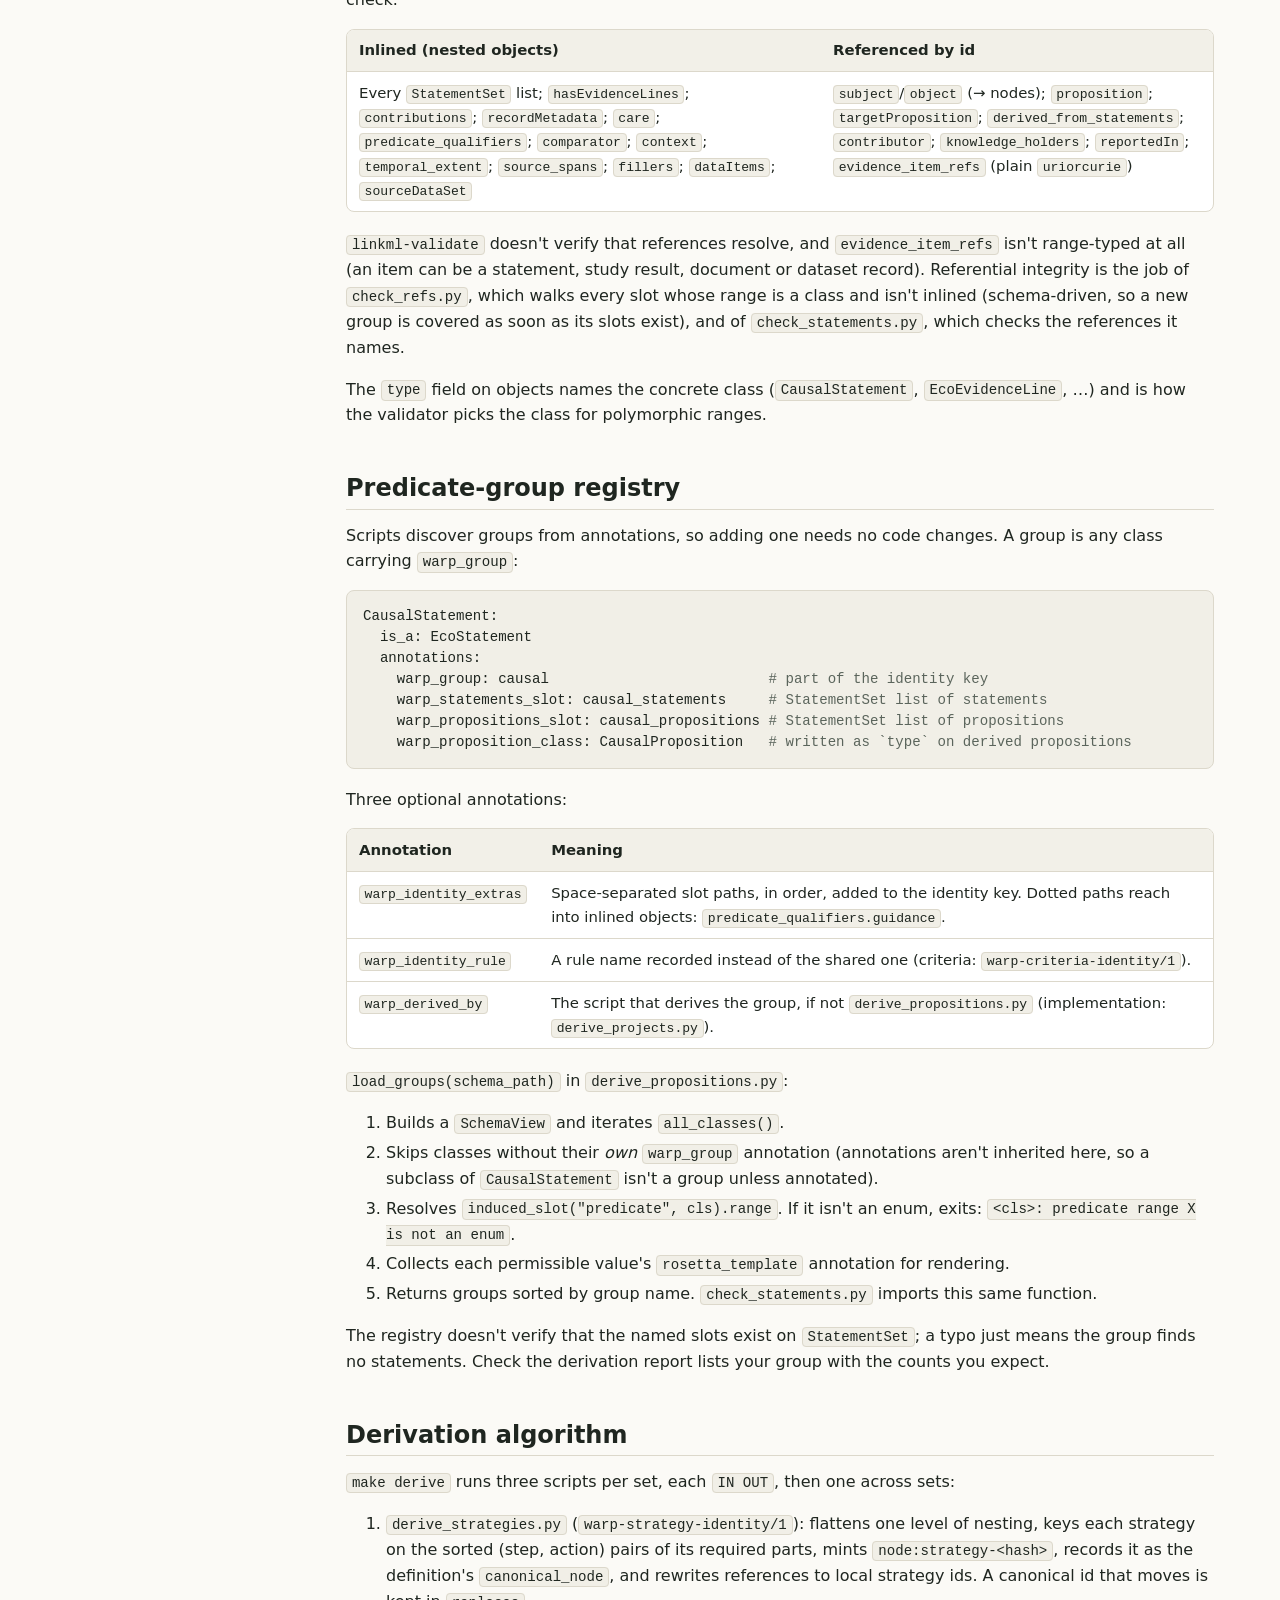
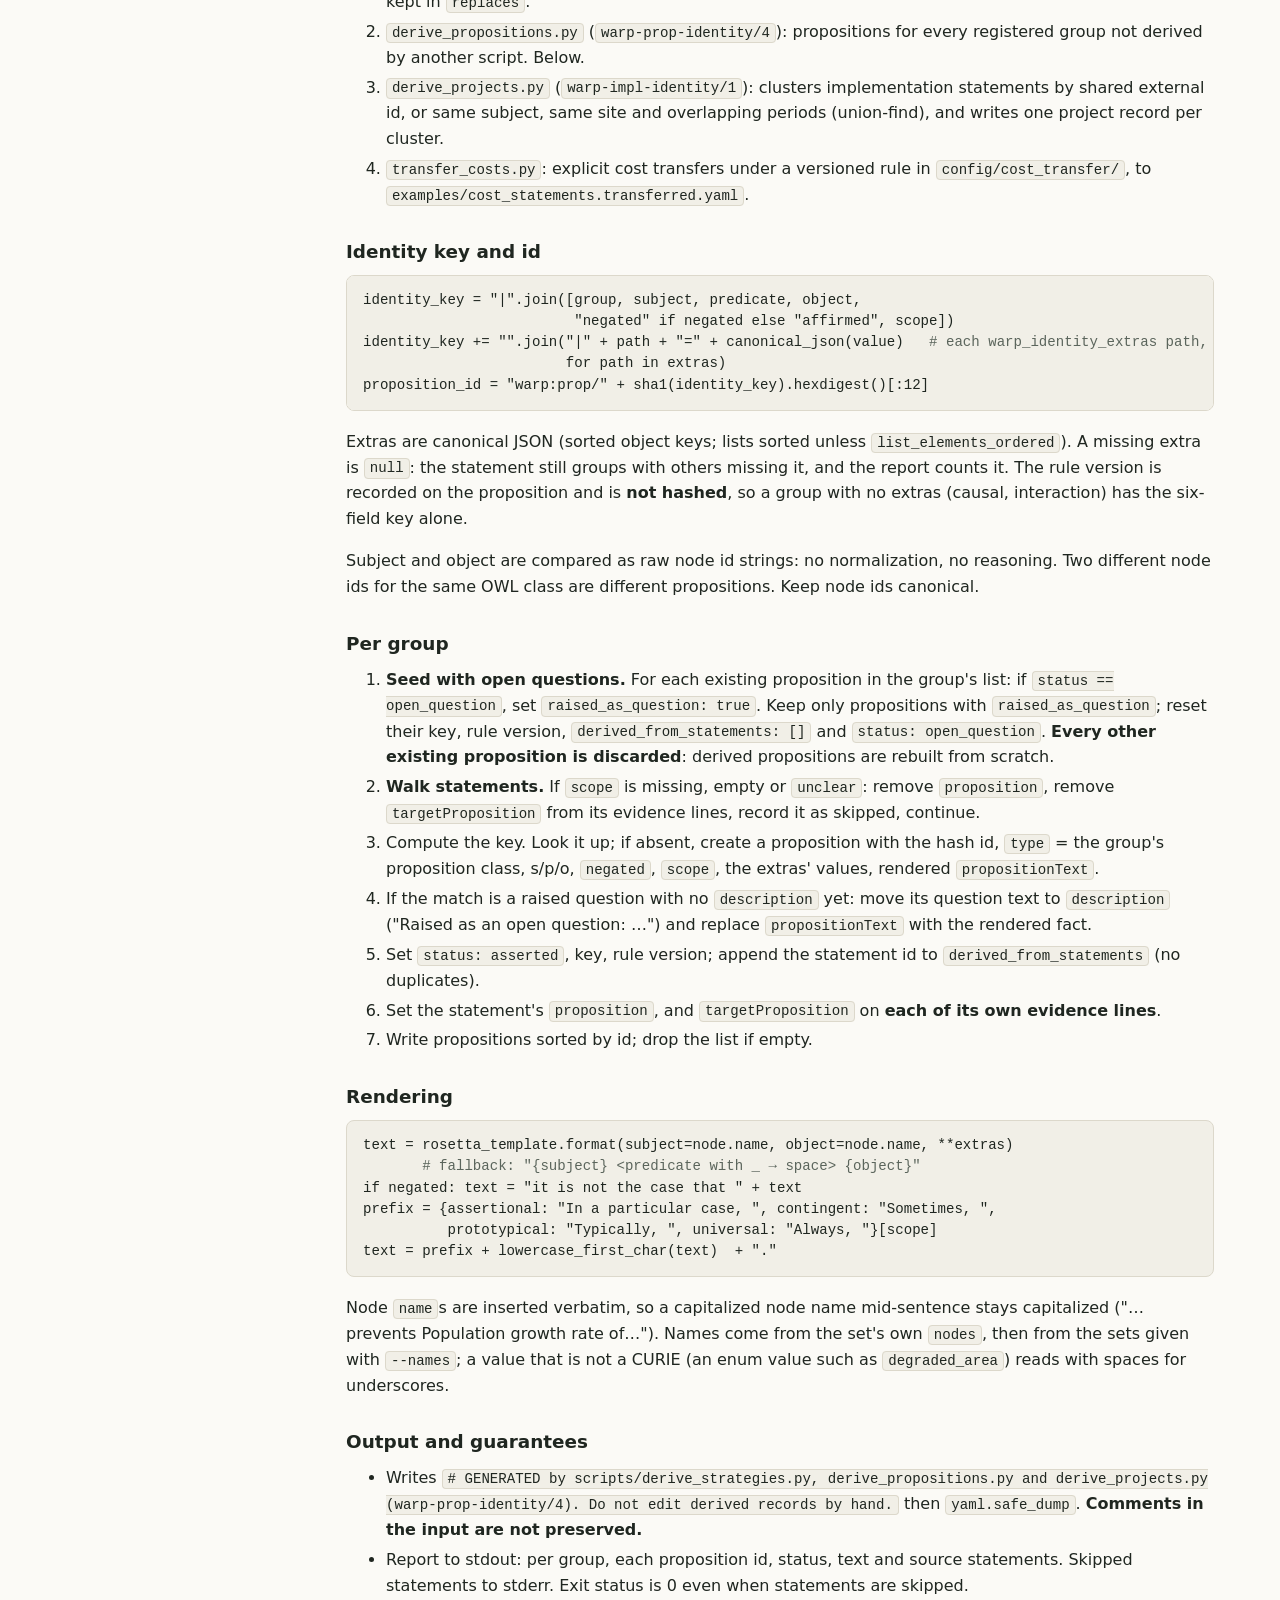
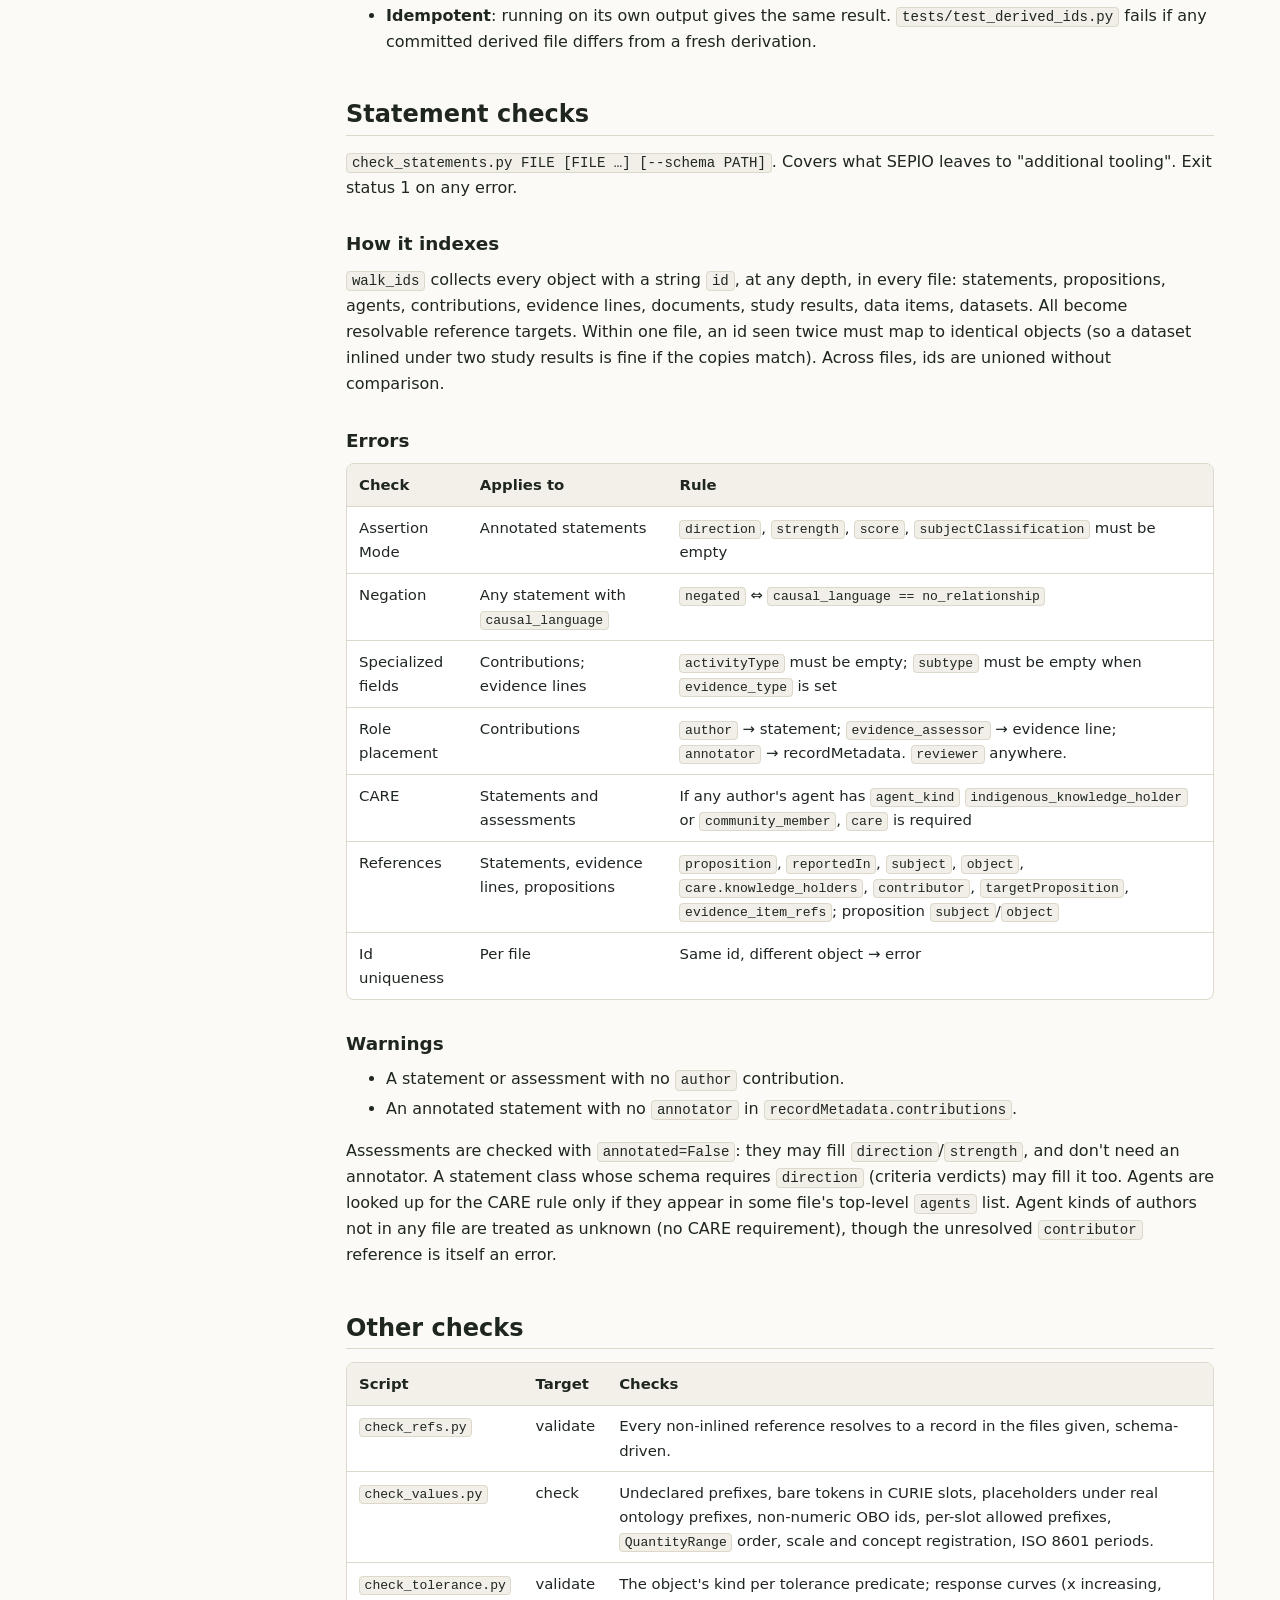
<file: docs/html/mechanic.html>
<!doctype html>
<html lang="en">
<head>
<meta charset="utf-8">
<meta name="viewport" content="width=device-width, initial-scale=1">
<title>WARP Mechanic Guide</title>
<meta name="description" content="WARP internals for maintainers: the LinkML profile, vendored upstreams, the predicate-group registry, proposition derivation, statement checks, node templates to DOSDP and OWL, and compiling a full database.">
<link rel="stylesheet" href="warp-docs.css">
</head>
<body>
<header class="topbar"><div class="topbar-inner">
  <a class="brand" href="index.html"><span>WARP</span> docs</a>
  <nav class="levels" aria-label="Documentation level">
    <a class="l-basic" href="basic.html">Contributor</a>
    <a class="l-camo" href="camo.html">CAMO annotators</a>
    <a class="l-advanced" href="advanced.html">Advanced</a>
    <a class="l-mechanic" href="mechanic.html" aria-current="page">Mechanic</a>
  </nav>
</div></header>

<div class="layout">
<nav class="toc" aria-label="On this page">
  <h2>On this page</h2>
  <ol>
    <li><a href="#layout">Repository map</a></li>
    <li><a href="#setup">Toolchain and setup</a></li>
    <li><a href="#pipeline">The build pipeline</a></li>
    <li><a href="#full">Compiling a full database</a></li>
    <li><a href="#schema">Schema architecture</a></li>
    <li><a href="#classes">Profile classes</a></li>
    <li><a href="#refs">Inlining and references</a></li>
    <li><a href="#registry">Predicate-group registry</a></li>
    <li><a href="#derive">Derivation algorithm</a></li>
    <li><a href="#check">Statement checks</a></li>
    <li><a href="#other-checks">Other checks</a></li>
    <li><a href="#templates">Node template subsystem</a></li>
    <li><a href="#upstream">Vendored upstreams</a></li>
    <li><a href="#generated">Generated artefacts</a></li>
    <li><a href="#rdf">RDF, OWL and reports</a></li>
    <li><a href="#extend">Extending WARP</a></li>
    <li><a href="#release">Versioning and release</a></li>
    <li><a href="#trouble">Troubleshooting</a></li>
    <li><a href="#gotchas">Gotchas</a></li>
    <li><a href="#backlog">Maintenance backlog</a></li>
  </ol>
</nav>

<main>
  <span class="eyebrow mechanic">Mechanic guide</span>
  <h1>Schema internals and the build</h1>
  <p class="lede">Everything needed to maintain the WARP schema and compile a database: what each file is, how the scripts work line by line where it matters, what the checks enforce, and where the sharp edges are. Assumes you've read the <a href="advanced.html">advanced guide</a> for the concepts.</p>

  <section id="layout">
    <h2>Repository map</h2>
    <div class="table-wrap"><table>
      <thead><tr><th>Path</th><th>What</th><th>Edit?</th></tr></thead>
      <tbody>
        <tr><td><code>src/warp/schema/warp.yaml</code></td><td>The WARP LinkML profile (v0.7.0)</td><td><strong>Yes</strong></td></tr>
        <tr><td><code>src/warp/schema/warp_templates.yaml</code></td><td>LinkML schema that node templates must conform to (v0.7.0)</td><td><strong>Yes</strong></td></tr>
        <tr><td><code>src/warp/schema/upstream/</code></td><td>Vendored SEPIO (<code>sepio_classes.yaml</code>) and CAMO (<code>causalmosaic.yaml</code>, 0.8.0), pinned in <code>UPSTREAM.md</code></td><td><strong>Never</strong>; re-vendor</td></tr>
        <tr><td><code>src/warp/owl/warp-relations.ttl</code></td><td>Every predicate WARP mints, declared once as an object property, and the reification layer's annotation properties</td><td><strong>Yes</strong>, by hand</td></tr>
        <tr><td><code>src/warp/owl/catalog-v001.xml</code></td><td>Resolves <code>owl:imports</code> to local files for ROBOT</td><td>Yes</td></tr>
        <tr><td><code>templates/node_templates.yaml</code></td><td>Node templates, prefixes and term labels</td><td><strong>Yes</strong></td></tr>
        <tr><td><code>vocab/scales.yaml</code>, <code>vocab/local/*.yaml</code></td><td>Source scales, and the local term register (criteria concepts, local places, local classes), compiled to SKOS and OWL</td><td><strong>Yes</strong></td></tr>
        <tr><td><code>config/cost_transfer/</code></td><td>Versioned cost transfer rules and the selection of statements to transfer</td><td><strong>Yes</strong></td></tr>
        <tr><td><code>patterns/</code></td><td>DOSDP patterns, <code>prefixes.yaml</code>, and fill tables in <code>patterns/data/</code></td><td>Generated</td></tr>
        <tr><td><code>project/</code></td><td>JSON Schema, OWL, RDF, SKOS and reports (<a href="#generated">below</a>)</td><td>Generated</td></tr>
        <tr><td><code>examples/*.yaml</code></td><td>Seven worked example sets; <code>*.derived.yaml</code> and <code>cost_statements.transferred.yaml</code> are generated</td><td>Inputs yes; derived no</td></tr>
        <tr><td><code>scripts/derive_strategies.py</code>, <code>derive_propositions.py</code>, <code>derive_projects.py</code>, <code>transfer_costs.py</code></td><td>Derivation: canonical strategies, propositions for every group, projects, cost transfers</td><td>Code</td></tr>
        <tr><td><code>scripts/check_*.py</code></td><td>Checks the schema can't express (<a href="#check">below</a>)</td><td>Code</td></tr>
        <tr><td><code>scripts/gen_dosdp.py</code>, <code>expand_nodes.py</code>, <code>templates_lib.py</code></td><td>Templates → DOSDP patterns; node, strategy and site definitions → OWL and fill tables; shared template code</td><td>Code</td></tr>
        <tr><td><code>scripts/gen_vocab.py</code>, <code>clean_owl.py</code>, <code>export_rdf.py</code>, <code>project_owl.py</code></td><td>SKOS; post-processing of <code>gen-owl</code>; the reification layer; the projection gate and project individuals</td><td>Code</td></tr>
        <tr><td><code>scripts/report_*.py</code></td><td>Guidance, tolerance, cost completeness and Target 2 reports</td><td>Code</td></tr>
        <tr><td><code>scripts/subset_schema.py</code>, <code>build_profile.py</code></td><td>Predicate-group profiles: generate them; build and check one</td><td>Code</td></tr>
        <tr><td><code>config/profiles.yaml</code></td><td>Which profiles exist: groups, optional lists, example sets</td><td><strong>Yes</strong></td></tr>
        <tr><td><code>scripts/warp_schema.py</code>, <code>warp_time.py</code></td><td>Schema-driven helpers (prefixes, CURIE expansion, walking records); ISO 8601 dates to <code>xsd:dateTime</code> bounds</td><td>Code</td></tr>
        <tr><td><code>scripts/update_upstream.sh</code></td><td>Re-vendor SEPIO and CAMO at given refs</td><td>Code</td></tr>
        <tr><td><code>tests/</code></td><td>pytest suite (<code>make test</code>)</td><td>Code</td></tr>
        <tr><td><code>docs/</code></td><td>How-to guides, the RDF and OWL contract, these pages, and the design proposals in <code>docs/proposals/</code></td><td>Yes</td></tr>
      </tbody>
    </table></div>
  </section>

  <section id="setup">
    <h2>Toolchain and setup</h2>
<pre>pip install -r requirements.txt    <span class="c"># linkml&gt;=1.9, PyYAML&gt;=6, rdflib&gt;=7, dosdp&gt;=0.1.9</span>
pip install pytest                 <span class="c"># for make test</span></pre>
    <div class="table-wrap"><table>
      <thead><tr><th>Tool</th><th>Needed for</th><th>Required?</th></tr></thead>
      <tbody>
        <tr><td>Python 3.10+</td><td>All scripts</td><td>Yes</td></tr>
        <tr><td><code>linkml</code> (<code>linkml-validate</code>, <code>linkml-lint</code>, <code>gen-json-schema</code>, <code>gen-owl</code>)</td><td>Validation and generation; <code>SchemaView</code> in the scripts</td><td>Yes</td></tr>
        <tr><td><code>dosdp</code> (Python)</td><td><code>python -m dosdp validate</code> on generated patterns</td><td>Yes, for <code>make patterns</code></td></tr>
        <tr><td>GNU make, bash</td><td>The Makefile and <code>update_upstream.sh</code></td><td>Convenient; see below</td></tr>
        <tr><td><a href="https://github.com/INCATools/dosdp-tools">dosdp-tools</a> + Java</td><td><code>make owl-dosdp</code> (the ODK route)</td><td>Optional</td></tr>
        <tr><td>pytest</td><td><code>make test</code></td><td>Yes, for <code>make all</code></td></tr>
        <tr><td>ROBOT</td><td><code>make owl-check</code> (OWL 2 EL and DL profiles), <code>robot diff</code> between routes</td><td>Optional; <code>owl-check</code> warns and passes without it. Releases are checked with it.</td></tr>
        <tr><td>git</td><td><code>update_upstream.sh</code></td><td>For re-vendoring</td></tr>
      </tbody>
    </table></div>
    <div class="callout warn">
      <strong class="t">Windows</strong>
      Git Bash ships without <code>make</code>. Rtools ships a GNU make that works: <code>export PATH="$PATH:/c/rtools45/usr/bin"</code> (adjust for your Rtools version). Any other GNU make should work too. Recipes use <code>rm -rf</code>, <code>mkdir -p</code> and shell <code>for</code> loops, so run them in bash, not PowerShell or cmd.
    </div>
  </section>

  <section id="pipeline">
    <h2>The build pipeline</h2>
    <p><code>make all</code> = <code>patterns vocab derive nodes gen rdf owl validate check owl-check reports profiles profile-check test</code>. It takes several minutes; most of that is <code>linkml-validate</code> and the test suite.</p>
    <div class="flow">
      <div class="box hl"><b>node_templates.yaml</b>validated against warp_templates.yaml</div>
      <div class="arrow">→</div>
      <div class="box gen"><b>patterns/</b>DOSDP patterns + prefixes, each DOSDP-validated</div>
    </div>
    <div class="flow">
      <div class="box hl"><b>vocab/</b>scales, local term register</div>
      <div class="arrow">→</div>
      <div class="box gen"><b>vocab</b>project/scales.ttl, local_terms.ttl (SKOS), local_classes.ttl (OWL)</div>
    </div>
    <div class="flow">
      <div class="box hl"><b>StatementSet</b>statements, definitions, open questions</div>
      <div class="arrow">→</div>
      <div class="box gen"><b>derive</b>strategies → propositions → projects; *.derived.yaml; cost transfers</div>
      <div class="arrow">→</div>
      <div class="box gen"><b>nodes</b>project/nodes.ttl, sites.ttl, patterns/data/*.tsv</div>
    </div>
    <div class="flow">
      <div class="box gen"><b>*.derived.yaml</b></div>
      <div class="arrow">→</div>
      <div class="box gen"><b>rdf</b>project/statements.ttl</div>
      <div class="arrow">→</div>
      <div class="box gen"><b>owl</b>project/axioms.ttl, projects.ttl, reports/projection.md</div>
    </div>
    <div class="flow">
      <div class="box hl"><b>warp.yaml</b></div>
      <div class="arrow">→</div>
      <div class="box gen"><b>gen</b>project/warp.schema.json; gen-owl → clean_owl.py → project/warp.owl.ttl</div>
    </div>
    <div class="flow">
      <div class="box"><b>validate</b>linkml-validate, check_refs, check_owl, group checks</div>
      <div class="arrow">→</div>
      <div class="box"><b>check</b>check_statements, check_values</div>
      <div class="arrow">→</div>
      <div class="box"><b>owl-check</b>ROBOT profiles</div>
      <div class="arrow">→</div>
      <div class="box gen"><b>reports</b>project/reports/</div>
      <div class="arrow">→</div>
      <div class="box"><b>test</b>pytest</div>
    </div>
    <div class="legend"><span><i class="hl"></i>source</span><span><i class="gen"></i>generated</span><span><i></i>check only</span></div>

    <div class="table-wrap"><table>
      <thead><tr><th>Target</th><th>Depends on</th><th>Runs</th></tr></thead>
      <tbody>
        <tr><td><code>templates</code></td><td>-</td><td class="wrap"><code>linkml-validate -s src/warp/schema/warp_templates.yaml -C NodeTemplateCollection templates/node_templates.yaml</code></td></tr>
        <tr><td><code>patterns</code></td><td>templates</td><td class="wrap"><code>gen_dosdp.py</code>, then <code>python -m dosdp validate</code> on every pattern except <code>prefixes.yaml</code></td></tr>
        <tr><td><code>vocab</code></td><td>-</td><td class="wrap"><code>gen_vocab.py vocab/scales.yaml --local vocab/local</code></td></tr>
        <tr><td><code>derive</code></td><td>-</td><td class="wrap">three passes over every set in <code>STATEMENTS</code>: <code>derive_strategies.py IN OUT</code>; then <code>derive_projects.py OUT OUT --names</code> (all derived sets); then <code>derive_propositions.py OUT OUT --names</code> (all derived sets); then <code>transfer_costs.py</code> over all derived sets</td></tr>
        <tr><td><code>nodes</code></td><td>templates, derive</td><td class="wrap"><code>expand_nodes.py</code> over the derived sets: <code>--owl project/nodes.ttl --sites project/sites.ttl --tsv-dir patterns/data</code></td></tr>
        <tr><td><code>owl-dosdp</code></td><td>patterns, nodes</td><td class="wrap">per TSV: <code>dosdp-tools generate</code> to <code>project/dosdp/&lt;p&gt;.ofn</code> (optional route)</td></tr>
        <tr><td><code>gen</code></td><td>-</td><td class="wrap"><code>gen-json-schema</code>; <code>gen-owl $(OWLGEN_FLAGS)</code> then <code>clean_owl.py</code></td></tr>
        <tr><td><code>rdf</code></td><td>derive</td><td class="wrap"><code>export_rdf.py</code> → <code>project/statements.ttl</code></td></tr>
        <tr><td><code>owl</code></td><td>derive</td><td class="wrap"><code>project_owl.py</code> → <code>axioms.ttl</code>, <code>projects.ttl</code>, <code>reports/projection.md</code></td></tr>
        <tr><td><code>validate</code></td><td>derive, gen, rdf, owl</td><td class="wrap"><code>linkml-validate</code> on every input, derived and assessment file; <code>check_refs.py</code>, <code>check_owl.py</code>, <code>check_tolerance.py</code>, <code>check_cost.py</code>, <code>check_sites.py</code></td></tr>
        <tr><td><code>check</code></td><td>derive</td><td class="wrap"><code>check_statements.py</code> (derived files and assessments together), <code>check_values.py</code></td></tr>
        <tr><td><code>owl-check</code></td><td>-</td><td class="wrap"><code>robot merge … validate-profile</code>: EL for the logical layer, DL for the schema and relations; warns and passes without ROBOT</td></tr>
        <tr><td><code>reports</code></td><td>derive</td><td class="wrap"><code>report_guidance.py</code>, <code>report_tolerance.py</code>, <code>report_cost_completeness.py</code>, <code>report_target2.py</code></td></tr>
        <tr><td><code>profiles</code></td><td>-</td><td class="wrap"><code>subset_schema.py config/profiles.yaml --out-dir project/profiles</code></td></tr>
        <tr><td><code>profile</code></td><td>profiles</td><td class="wrap"><code>build_profile.py config/profiles.yaml $(PROFILE)</code>: the core pipeline on one profile, into <code>build/profiles/</code></td></tr>
        <tr><td><code>profile-check</code></td><td>profiles</td><td class="wrap"><code>build_profile.py</code> for every profile in the config</td></tr>
        <tr><td><code>test</code></td><td>-</td><td class="wrap"><code>python -m pytest -q tests</code></td></tr>
        <tr><td><code>lint</code></td><td>-</td><td class="wrap"><code>linkml-lint</code> on both schemas (the profile's failures ignored)</td></tr>
        <tr><td><code>clean</code></td><td>-</td><td class="wrap"><code>rm -rf project examples/*.derived.yaml patterns/data patterns/*.yaml</code></td></tr>
      </tbody>
    </table></div>
    <p>Makefile variables: <code>PY</code> (default <code>python</code>), <code>DOSDP_TOOLS</code>, <code>ROBOT</code>, <code>STATEMENTS</code> and <code>ASSESSMENTS</code> (the file lists every target works over), <code>TRANSFER_SELECTION</code>.</p>
    <p>Expected derivation report for the bloodroot set:</p>
<pre>strategies: 0 canonical node(s) under warp-strategy-identity/1, 0 reference(s) rewritten
causal: 2 proposition(s) under warp-prop-identity/4
  warp:prop/aea4ac8269ae  [asserted]  In a particular case, planting of Sanguinaria canadensis prevents ...
  warp:prop/question-bloodroot-garlic-mustard  [asserted]  Typically, planting of ...
cost: 0 proposition(s) under warp-prop-identity/4
criteria: 0 proposition(s) under warp-criteria-identity/1
interaction: 1 proposition(s) under warp-prop-identity/4
  warp:prop/6ac6fc0d7703  [asserted]  Typically, it is not the case that Odocoileus virginianus population eats ...
recommendation: 0 proposition(s) under warp-prop-identity/4
tolerance: 0 proposition(s) under warp-prop-identity/4
implementation: 0 project(s) under warp-impl-identity/1</pre>
  </section>

  <section id="full">
    <h2>Compiling a full database</h2>
    <p>The Makefile builds the worked examples. A real database is the same pipeline over many StatementSet files: set <code>STATEMENTS</code> and <code>ASSESSMENTS</code>. Three constraints shape how you organize it:</p>
    <div class="callout warn">
      <strong class="t">1. Derivation is per file.</strong>
      The derivation scripts each take one input and one output. Statements only share a proposition object if they're in the <strong>same StatementSet</strong>. Two files with matching statements produce the same hash id (the key is deterministic) but separate proposition objects with separate <code>derived_from_statements</code>. To aggregate across sources, merge statement sets before deriving, or derive per file and union propositions by id afterwards.
    </div>
    <div class="callout warn">
      <strong class="t">2. References resolve only across the files you check together.</strong>
      <code>check_refs.py</code> and <code>check_statements.py</code> build their id index from the files on their command line. An assessment citing statements and propositions must be checked alongside the derived files that define them.
    </div>
    <div class="callout warn">
      <strong class="t">3. Cite stable ids.</strong>
      Derived ids are hashes of an identity key, stable across runs. A new version of a rule moves a group's ids only if it changes that group's key; open-question ids never change. Ids that annotators cite (a causal proposition in <code>justified_by</code>, a project in a criteria statement) are found by running derivation once and copying the id, as the examples do.
    </div>
    <p>A sequence that respects all three:</p>
<pre><span class="c"># 0. One-time per template change</span>
make patterns

<span class="c"># 1. Merge statement sets that should aggregate, then derive</span>
python scripts/derive_strategies.py build/merged.yaml build/merged.derived.yaml
python scripts/derive_propositions.py build/merged.derived.yaml build/merged.derived.yaml
python scripts/derive_projects.py build/merged.derived.yaml build/merged.derived.yaml

<span class="c"># 2. Nodes, strategies and sites: expand_nodes takes any number of StatementSets</span>
python scripts/expand_nodes.py templates/node_templates.yaml build/merged.derived.yaml \
  --owl project/nodes.ttl --sites project/sites.ttl --tsv-dir patterns/data

<span class="c"># 3. Shape validation and references: every file, including assessments</span>
linkml-validate -s src/warp/schema/warp.yaml -C StatementSet build/merged.derived.yaml assessments/*.yaml
python scripts/check_refs.py build/merged.derived.yaml assessments/*.yaml

<span class="c"># 4. Semantic checks: everything that cross-references, in one call</span>
python scripts/check_statements.py build/merged.derived.yaml assessments/*.yaml
python scripts/check_values.py build/merged.derived.yaml assessments/*.yaml

<span class="c"># 5. RDF, the projection gate, and the OWL lint</span>
python scripts/export_rdf.py build/merged.derived.yaml assessments/*.yaml --out project/statements.ttl
python scripts/project_owl.py build/merged.derived.yaml assessments/*.yaml --out project/axioms.ttl \
  --report project/reports/projection.md --projects project/projects.ttl
make owl-check</pre>
    <p>The merge step isn't implemented in the repository. A merge must concatenate every list slot of <code>StatementSet</code>, dedupe by id, and fail if one id maps to two different objects (the same rule <code>check_statements.py</code> applies within a file). Open questions must be carried through untouched so their ids survive.</p>
  </section>

  <section id="schema">
    <h2>Schema architecture</h2>
    <h3>Import, don't fork</h3>
<pre>imports:
  - linkml:types
  - upstream/sepio_classes      <span class="c"># SEPIO Core IM, pinned</span>
  - upstream/causalmosaic       <span class="c"># CAMO 0.8.x, pinned</span>
default_prefix: warp            <span class="c"># https://w3id.org/ecoweaver/warp/</span>
default_range: string</pre>
    <p>Upstream files are vendored unchanged. All EcoWeaver changes are made in <code>warp.yaml</code> by:</p>
    <ul>
      <li><strong><code>is_a</code></strong>: subclassing SEPIO classes (<code>EcoStatement is_a Statement</code>, …);</li>
      <li><strong><code>slot_usage</code></strong>: narrowing inherited slots (range, required, identifier, inlining);</li>
      <li><strong><code>attributes</code></strong>: adding class-local fields;</li>
      <li>own <strong><code>class_uri</code></strong>s in the <code>warp:</code> namespace, so profile classes aren't mistaken for SEPIO's.</li>
    </ul>
    <p>Vendoring rather than URL imports is deliberate: LinkML URL imports aren't pinned, and an upstream change must never silently change what data means.</p>
    <h3>Specialize, then leave the generic field empty</h3>
    <p>Following SEPIO's advice for profiles, generic <code>Coding</code> fields are specialized as named, enum-typed attributes, and the generic field must stay empty (enforced by <code>check_statements.py</code>):</p>
    <div class="table-wrap"><table>
      <thead><tr><th>SEPIO generic</th><th>WARP specialization</th><th>Enum</th></tr></thead>
      <tbody>
        <tr><td><code>EvidenceLine.subtype</code></td><td><code>EcoEvidenceLine.evidence_type</code></td><td><code>WarpEvidenceTypeEnum</code> (CAMO's values plus <code>not_stated</code>)</td></tr>
        <tr><td><code>Contribution.activityType</code></td><td><code>EcoContribution.role</code></td><td><code>ContributionRoleEnum</code></td></tr>
      </tbody>
    </table></div>
    <h3>Enums</h3>
    <div class="table-wrap"><table>
      <thead><tr><th>Defined in WARP</th><th>Reused from CAMO</th></tr></thead>
      <tbody>
        <tr><td class="wrap">Shared: <code>SemanticUnitScopeEnum</code>, <code>ModalityEnum</code>, <code>EvidenceDirectionEnum</code>, <code>EvidenceStrengthEnum</code>, <code>WarpEvidenceTypeEnum</code>, <code>PropositionStatusEnum</code>, <code>AgentKindEnum</code>, <code>ContributionRoleEnum</code>, <code>AccessLevelEnum</code>. Per group: a predicate enum for each non-CAMO group (<code>InteractionPredicateEnum</code>, <code>RecommendationPredicateEnum</code>, <code>TolerancePredicateEnum</code>, <code>CostPredicateEnum</code>, <code>ImplementationPredicateEnum</code>, <code>CriteriaPredicateEnum</code>) and its qualifier enums (<code>GuidanceEnum</code>, <code>CostCategoryEnum</code>, <code>ImplementationStatusEnum</code>, …). Nodes and definitions: <code>StrategyRoleEnum</code>, <code>GeometryPrecisionEnum</code>, <code>TenureEnum</code>, <code>CriteriaConceptEnum</code> and the criteria set enums.</td>
            <td class="wrap"><code>CausalPredicateEnum</code>, <code>ClaimStrengthEnum</code>, <code>EvidenceTypeEnum</code>, <code>EvidenceObjectEnum</code>, <code>CertaintyGradeEnum</code>, <code>EvidenceBalanceEnum</code>, <code>FeatureAssertionEnum</code>, <code>PhilosophicalAccountEnum</code>, <code>DeterminismEnum</code>, <code>ProximateDistalEnum</code>, <code>ContributingSoleEnum</code>, <code>ReversibilityEnum</code>, <code>EcosystemFunctionalGroupEnum</code>; classes <code>CausalNode</code>, <code>TextSpan</code>, <code>ComparatorAnnotation</code>, <code>ContextAnnotation</code>, <code>DirectionAnnotation</code>, <code>MediationAnnotation</code>, <code>ModerationAnnotation</code>, <code>StrengthAnnotation</code>, <code>TemporalExtent</code></td></tr>
      </tbody>
    </table></div>
    <p>Shared top-level slots: <code>scope</code> (range <code>SemanticUnitScopeEnum</code>; recommended on <code>EcoStatement</code>, required on <code>EcoProposition</code>), and on every statement <code>modality</code>, <code>context</code>, <code>ecosystem_context</code>, <code>place</code>, <code>temporal_extent</code> and <code>specified_in</code>. <code>justified_by</code> and <code>explained_by</code> cite propositions. Slots whose values name something (units, places, scales) carry a <code>warp_allowed_prefixes</code> annotation that <code>check_values.py</code> enforces.</p>
    <h3>What each enum becomes in OWL</h3>
    <p>Every profile enum says what its values are with <code>implements:</code>: <code>owl:ObjectProperty</code> for predicate enums, <code>owl:NamedIndividual</code> for the rest. CAMO's enums can't be annotated from the profile, so <code>gen-owl</code> runs with <code>--default-permissible-value-type owl:NamedIndividual</code> and <code>clean_owl.py</code> retypes CAMO's predicate values as object properties. SEPIO slots WARP uses get <code>warp:</code> IRIs through <code>slot_uri</code> in <code>slot_usage</code>, since SEPIO's own namespace is a placeholder.</p>
  </section>

  <section id="classes">
    <h2>Profile classes</h2>
    <div class="table-wrap"><table>
      <thead><tr><th>Class</th><th>Builds on</th><th>Key changes</th></tr></thead>
      <tbody>
        <tr><td><code>StatementSet</code></td><td>(new, <code>tree_root</code>)</td><td class="wrap">Container: <code>id</code>, <code>profile_version</code> (ifabsent <code>0.7.0</code>), and one <code>inlined_as_list</code> list per kind: <code>agents</code>, <code>nodes</code>, <code>node_definitions</code>, <code>strategy_definitions</code>, <code>site_definitions</code>, a statements and a propositions list for each of the seven groups, <code>criteria_sets</code>, <code>assessments</code>, <code>study_results</code>, <code>documents</code>.</td></tr>
        <tr><td><code>EcoStatement</code> (abstract)</td><td>SEPIO <code>Statement</code></td><td class="wrap"><code>id</code> identifier; <code>proposition</code> → <code>EcoProposition</code> by reference, annotated <code>loom_role: calculated</code>; <code>direction</code> → <code>EvidenceDirectionEnum</code>; <code>hasEvidenceLines</code> → <code>EcoEvidenceLine</code>; <code>contributions</code> → <code>EcoContribution</code> (recommended); <code>recordMetadata</code> → <code>EcoRecordMetadata</code>; <code>reportedIn</code> → <code>EcoDocument</code>. Adds <code>scope</code>, the shared slots, <code>original_text</code>, <code>source_spans</code>, <code>care</code>. Broad mapping IAO:0000030.</td></tr>
        <tr><td><code>CausalStatement</code></td><td><code>EcoStatement</code></td><td class="wrap">Group <code>causal</code>. subject/object → <code>CausalNode</code> (required), predicate → <code>CausalPredicateEnum</code> (required). Adds <code>negated</code> (ifabsent false), <code>causal_language</code>, <code>predicate_qualifiers</code>, <code>comparator</code>, <code>camo_edge_id</code>.</td></tr>
        <tr><td><code>CausalPredicateQualifiers</code></td><td>(new)</td><td class="wrap">CAMO Layers 2–3 grouped; <code>direction</code>→<code>causal_direction</code>, <code>strength</code>→<code>effect_strength</code>.</td></tr>
        <tr><td><code>InteractionStatement</code>, <code>InteractionQualifiers</code></td><td><code>EcoStatement</code>, (new)</td><td class="wrap">Group <code>interaction</code>. predicate → <code>InteractionPredicateEnum</code> (RO). Qualifiers <code>effect_on_subject</code>, <code>effect_on_object</code>.</td></tr>
        <tr><td><code>RecommendationStatement</code>, <code>RecommendationQualifiers</code></td><td><code>EcoStatement</code>, (new)</td><td class="wrap">Group <code>recommendation</code>, extra <code>predicate_qualifiers.guidance</code>. <code>guidance</code> (required), <code>deontic_force</code>, <code>priority</code>, <code>timing_of_influence</code>, <code>contribution</code>; <code>justified_by</code>.</td></tr>
        <tr><td><code>ToleranceStatement</code>, <code>ToleranceQualifiers</code></td><td><code>EcoStatement</code>, (new)</td><td class="wrap">Group <code>tolerance</code>, extra <code>place</code>. <code>range</code>, <code>optimum</code>, <code>class_value</code>, <code>response</code>, <code>response_curve</code>; <code>explained_by</code>.</td></tr>
        <tr><td><code>CostStatement</code>, <code>CostQualifiers</code>, <code>MonetaryAmount</code>, <code>CostRatio</code></td><td><code>EcoStatement</code>, (new)</td><td class="wrap">Group <code>cost</code>, extras <code>place</code>, <code>phase</code>, <code>reporting_level</code>. Object <code>any_of</code> a cost category or a node. One of amount, effort or ratio required. Statement-level <code>period</code>, <code>outcome_reported</code>, <code>cost_bearer</code>, and the transfer slots.</td></tr>
        <tr><td><code>ImplementationStatement</code>, <code>ImplementationQualifiers</code>, <code>ExternalId</code></td><td><code>EcoStatement</code>, (new)</td><td class="wrap">Group <code>implementation</code>, <code>warp_derived_by: derive_projects.py</code>. Scope always assertional; <code>period</code>, <code>status</code>, <code>reported_on</code>, <code>area_treated</code>, <code>implemented_by</code>, <code>funded_by</code>, <code>external_ids</code>.</td></tr>
        <tr><td><code>CriteriaSet</code>, <code>CriteriaStatement</code>, <code>CriteriaQualifiers</code></td><td>(new), <code>EcoStatement</code>, (new)</td><td class="wrap">Versioned definitions as information records. Group <code>criteria</code>, rule name <code>warp-criteria-identity/1</code>, extras <code>criteria_set</code>, <code>assessed_period</code>. <code>direction</code> (the verdict) required.</td></tr>
        <tr><td><code>SynthesisAssessment</code></td><td><code>EcoStatement</code></td><td class="wrap">Proposition Assessment Mode: <code>proposition</code>, <code>direction</code> required; <code>strength</code> → CAMO <code>CertaintyGradeEnum</code>, required. Adds <code>evidence_balance</code>. Not a registered group.</td></tr>
        <tr><td><code>CareMetadata</code></td><td>(new)</td><td class="wrap"><code>knowledge_holders</code> (→ <code>EcoAgent</code>, by reference), <code>community</code>, <code>consent_reference</code>, <code>access_level</code> (required), <code>local_contexts_labels</code> (uri), <code>protocols</code>.</td></tr>
        <tr><td><code>EcoProposition</code> (abstract)</td><td>SEPIO <code>Proposition</code></td><td class="wrap"><code>scope</code> required; adds <code>status</code> (required), <code>raised_as_question</code>, <code>identity_key</code>, <code>identity_rule_version</code>, <code>derived_from_statements</code> (by reference). <code>negated</code> comes from SEPIO.</td></tr>
        <tr><td>One <code>…Proposition</code> per group</td><td><code>EcoProposition</code></td><td class="wrap">subject/predicate/object constrained as for their statements (not required), plus the group's identity extras. <code>ImplementationProposition</code> is the project record, about a <code>proj:</code> individual.</td></tr>
        <tr><td><code>NodeDefinition</code>, <code>TemplateFiller</code></td><td>(new)</td><td class="wrap"><code>node</code> (identifier, → <code>CausalNode</code>), <code>template</code>, <code>fillers</code> (<code>var</code>, <code>value</code>, optional <code>label</code>); optional refinements <code>depth</code>, <code>season</code>.</td></tr>
        <tr><td><code>StrategyDefinition</code>, <code>StrategyComponent</code>, <code>Recurrence</code></td><td><code>NodeDefinition</code>, (new), (new)</td><td class="wrap">At least two ordered <code>components</code> (<code>action</code>, <code>step</code>, <code>lag</code>, <code>repeat</code>, <code>role</code>, <code>optional</code>); derived <code>canonical_node</code>, <code>identity_key</code>, <code>replaces</code>.</td></tr>
        <tr><td><code>SiteDefinition</code></td><td><code>NodeDefinition</code></td><td class="wrap"><code>label</code>, <code>geometry</code>, <code>geometry_precision</code> (required), <code>area</code>, <code>ecosystem_type</code>, <code>jurisdiction</code>, <code>tenure</code>, <code>care</code>.</td></tr>
        <tr><td><code>Quantity</code>, <code>QuantityRange</code>, <code>ScaledValue</code>, <code>CurvePoint</code>, <code>Count</code>, <code>Period</code></td><td>(new)</td><td class="wrap">Shared value types. Units are CURIEs; scales are SKOS schemes; dates are ISO 8601 strings.</td></tr>
        <tr><td><code>EcoEvidenceLine</code></td><td>SEPIO <code>EvidenceLine</code></td><td class="wrap"><code>targetProposition</code> → <code>EcoProposition</code> by reference; <code>directionOfEvidenceProvided</code> required enum; <code>strengthOfEvidenceProvided</code> enum; <code>contributions</code>. Adds <code>evidence_type</code> (required), <code>evidence_object</code>, <code>evidence_item_refs</code> (uriorcurie, multivalued).</td></tr>
        <tr><td><code>EcoAgent</code>, <code>EcoContribution</code>, <code>EcoRecordMetadata</code></td><td>SEPIO <code>Agent</code>, <code>Contribution</code>, <code>RecordMetadata</code></td><td class="wrap">Agent: identifier id, <code>agent_kind</code>. Contribution: <code>contributor</code> → <code>EcoAgent</code> by reference (required), <code>role</code> (required). RecordMetadata: <code>contributions</code> typed.</td></tr>
        <tr><td><code>EcoStudyResult</code>, <code>EcoDocument</code>, <code>EcoDataItem</code>, <code>EcoDataSet</code>, <code>EcoCoding</code></td><td>SEPIO <code>StudyResult</code>, <code>Document</code>, <code>DataItem</code>, <code>DataSet</code>, <code>Coding</code></td><td class="wrap">Identifier ids so evidence lines can point at them, and WARP IRIs for SEPIO's slots. StudyResult: <code>focus</code> → <code>CausalNode</code>, <code>stated_goal</code>.</td></tr>
      </tbody>
    </table></div>
  </section>

  <section id="refs">
    <h2>Inlining and references</h2>
    <p>Which objects are nested and which are referenced by id determines what <code>linkml-validate</code> can and can't check.</p>
    <div class="table-wrap"><table>
      <thead><tr><th>Inlined (nested objects)</th><th>Referenced by id</th></tr></thead>
      <tbody>
        <tr><td class="wrap">Every <code>StatementSet</code> list; <code>hasEvidenceLines</code>; <code>contributions</code>; <code>recordMetadata</code>; <code>care</code>; <code>predicate_qualifiers</code>; <code>comparator</code>; <code>context</code>; <code>temporal_extent</code>; <code>source_spans</code>; <code>fillers</code>; <code>dataItems</code>; <code>sourceDataSet</code></td>
            <td class="wrap"><code>subject</code>/<code>object</code> (→ nodes); <code>proposition</code>; <code>targetProposition</code>; <code>derived_from_statements</code>; <code>contributor</code>; <code>knowledge_holders</code>; <code>reportedIn</code>; <code>evidence_item_refs</code> (plain <code>uriorcurie</code>)</td></tr>
      </tbody>
    </table></div>
    <p><code>linkml-validate</code> doesn't verify that references resolve, and <code>evidence_item_refs</code> isn't range-typed at all (an item can be a statement, study result, document or dataset record). Referential integrity is the job of <code>check_refs.py</code>, which walks every slot whose range is a class and isn't inlined (schema-driven, so a new group is covered as soon as its slots exist), and of <code>check_statements.py</code>, which checks the references it names.</p>
    <p>The <code>type</code> field on objects names the concrete class (<code>CausalStatement</code>, <code>EcoEvidenceLine</code>, …) and is how the validator picks the class for polymorphic ranges.</p>
  </section>

  <section id="registry">
    <h2>Predicate-group registry</h2>
    <p>Scripts discover groups from annotations, so adding one needs no code changes. A group is any class carrying <code>warp_group</code>:</p>
<pre>CausalStatement:
  is_a: EcoStatement
  annotations:
    warp_group: causal                          <span class="c"># part of the identity key</span>
    warp_statements_slot: causal_statements     <span class="c"># StatementSet list of statements</span>
    warp_propositions_slot: causal_propositions <span class="c"># StatementSet list of propositions</span>
    warp_proposition_class: CausalProposition   <span class="c"># written as `type` on derived propositions</span></pre>
    <p>Three optional annotations:</p>
    <div class="table-wrap"><table>
      <thead><tr><th>Annotation</th><th>Meaning</th></tr></thead>
      <tbody>
        <tr><td><code>warp_identity_extras</code></td><td>Space-separated slot paths, in order, added to the identity key. Dotted paths reach into inlined objects: <code>predicate_qualifiers.guidance</code>.</td></tr>
        <tr><td><code>warp_identity_rule</code></td><td>A rule name recorded instead of the shared one (criteria: <code>warp-criteria-identity/1</code>).</td></tr>
        <tr><td><code>warp_derived_by</code></td><td>The script that derives the group, if not <code>derive_propositions.py</code> (implementation: <code>derive_projects.py</code>).</td></tr>
      </tbody>
    </table></div>
    <p><code>load_groups(schema_path)</code> in <code>derive_propositions.py</code>:</p>
    <ol>
      <li>Builds a <code>SchemaView</code> and iterates <code>all_classes()</code>.</li>
      <li>Skips classes without their <em>own</em> <code>warp_group</code> annotation (annotations aren't inherited here, so a subclass of <code>CausalStatement</code> isn't a group unless annotated).</li>
      <li>Resolves <code>induced_slot("predicate", cls).range</code>. If it isn't an enum, exits: <code>&lt;cls&gt;: predicate range X is not an enum</code>.</li>
      <li>Collects each permissible value's <code>rosetta_template</code> annotation for rendering.</li>
      <li>Returns groups sorted by group name. <code>check_statements.py</code> imports this same function.</li>
    </ol>
    <p>The registry doesn't verify that the named slots exist on <code>StatementSet</code>; a typo just means the group finds no statements. Check the derivation report lists your group with the counts you expect.</p>
  </section>

  <section id="derive">
    <h2>Derivation algorithm</h2>
    <p><code>make derive</code> runs three scripts per set, each <code>IN OUT</code>, then one across sets:</p>
    <ol>
      <li><code>derive_strategies.py</code> (<code>warp-strategy-identity/1</code>): flattens one level of nesting, keys each strategy on the sorted (step, action) pairs of its required parts, mints <code>node:strategy-&lt;hash&gt;</code>, records it as the definition's <code>canonical_node</code>, and rewrites references to local strategy ids. A canonical id that moves is kept in <code>replaces</code>.</li>
      <li><code>derive_propositions.py</code> (<code>warp-prop-identity/4</code>): propositions for every registered group not derived by another script. Below.</li>
      <li><code>derive_projects.py</code> (<code>warp-impl-identity/1</code>): clusters implementation statements by shared external id, or same subject, same site and overlapping periods (union-find), and writes one project record per cluster.</li>
      <li><code>transfer_costs.py</code>: explicit cost transfers under a versioned rule in <code>config/cost_transfer/</code>, to <code>examples/cost_statements.transferred.yaml</code>.</li>
    </ol>
    <h3>Identity key and id</h3>
<pre>identity_key = "|".join([group, subject, predicate, object,
                         "negated" if negated else "affirmed", scope])
identity_key += "".join("|" + path + "=" + canonical_json(value)   <span class="c"># each warp_identity_extras path, in order</span>
                        for path in extras)
proposition_id = "warp:prop/" + sha1(identity_key).hexdigest()[:12]</pre>
    <p>Extras are canonical JSON (sorted object keys; lists sorted unless <code>list_elements_ordered</code>). A missing extra is <code>null</code>: the statement still groups with others missing it, and the report counts it. The rule version is recorded on the proposition and is <strong>not hashed</strong>, so a group with no extras (causal, interaction) has the six-field key alone.</p>
    <p>Subject and object are compared as raw node id strings: no normalization, no reasoning. Two different node ids for the same OWL class are different propositions. Keep node ids canonical.</p>
    <h3>Per group</h3>
    <ol>
      <li><strong>Seed with open questions.</strong> For each existing proposition in the group's list: if <code>status == open_question</code>, set <code>raised_as_question: true</code>. Keep only propositions with <code>raised_as_question</code>; reset their key, rule version, <code>derived_from_statements: []</code> and <code>status: open_question</code>. <strong>Every other existing proposition is discarded</strong>: derived propositions are rebuilt from scratch.</li>
      <li><strong>Walk statements.</strong> If <code>scope</code> is missing, empty or <code>unclear</code>: remove <code>proposition</code>, remove <code>targetProposition</code> from its evidence lines, record it as skipped, continue.</li>
      <li>Compute the key. Look it up; if absent, create a proposition with the hash id, <code>type</code> = the group's proposition class, s/p/o, <code>negated</code>, <code>scope</code>, the extras' values, rendered <code>propositionText</code>.</li>
      <li>If the match is a raised question with no <code>description</code> yet: move its question text to <code>description</code> ("Raised as an open question: …") and replace <code>propositionText</code> with the rendered fact.</li>
      <li>Set <code>status: asserted</code>, key, rule version; append the statement id to <code>derived_from_statements</code> (no duplicates).</li>
      <li>Set the statement's <code>proposition</code>, and <code>targetProposition</code> on <strong>each of its own evidence lines</strong>.</li>
      <li>Write propositions sorted by id; drop the list if empty.</li>
    </ol>
    <h3>Rendering</h3>
<pre>text = rosetta_template.format(subject=node.name, object=node.name, **extras)
       <span class="c"># fallback: "{subject} &lt;predicate with _ → space&gt; {object}"</span>
if negated: text = "it is not the case that " + text
prefix = {assertional: "In a particular case, ", contingent: "Sometimes, ",
          prototypical: "Typically, ", universal: "Always, "}[scope]
text = prefix + lowercase_first_char(text)  + "."</pre>
    <p>Node <code>name</code>s are inserted verbatim, so a capitalized node name mid-sentence stays capitalized ("…prevents Population growth rate of…"). Names come from the set's own <code>nodes</code>, then from the sets given with <code>--names</code>; a value that is not a CURIE (an enum value such as <code>degraded_area</code>) reads with spaces for underscores.</p>
    <h3>Output and guarantees</h3>
    <ul>
      <li>Writes <code># GENERATED by scripts/derive_strategies.py, derive_propositions.py and derive_projects.py (warp-prop-identity/4). Do not edit derived records by hand.</code> then <code>yaml.safe_dump</code>. <strong>Comments in the input are not preserved.</strong></li>
      <li>Report to stdout: per group, each proposition id, status, text and source statements. Skipped statements to stderr. Exit status is 0 even when statements are skipped.</li>
      <li><strong>Idempotent</strong>: running on its own output gives the same result. <code>tests/test_derived_ids.py</code> fails if any committed derived file differs from a fresh derivation.</li>
    </ul>
  </section>

  <section id="check">
    <h2>Statement checks</h2>
    <p><code>check_statements.py FILE [FILE …] [--schema PATH]</code>. Covers what SEPIO leaves to "additional tooling". Exit status 1 on any error.</p>
    <h3>How it indexes</h3>
    <p><code>walk_ids</code> collects every object with a string <code>id</code>, at any depth, in every file: statements, propositions, agents, contributions, evidence lines, documents, study results, data items, datasets. All become resolvable reference targets. Within one file, an id seen twice must map to identical objects (so a dataset inlined under two study results is fine if the copies match). Across files, ids are unioned without comparison.</p>
    <h3>Errors</h3>
    <div class="table-wrap"><table>
      <thead><tr><th>Check</th><th>Applies to</th><th>Rule</th></tr></thead>
      <tbody>
        <tr><td>Assertion Mode</td><td>Annotated statements</td><td><code>direction</code>, <code>strength</code>, <code>score</code>, <code>subjectClassification</code> must be empty</td></tr>
        <tr><td>Negation</td><td>Any statement with <code>causal_language</code></td><td><code>negated</code> ⇔ <code>causal_language == no_relationship</code></td></tr>
        <tr><td>Specialized fields</td><td>Contributions; evidence lines</td><td><code>activityType</code> must be empty; <code>subtype</code> must be empty when <code>evidence_type</code> is set</td></tr>
        <tr><td>Role placement</td><td>Contributions</td><td><code>author</code> → statement; <code>evidence_assessor</code> → evidence line; <code>annotator</code> → recordMetadata. <code>reviewer</code> anywhere.</td></tr>
        <tr><td>CARE</td><td>Statements and assessments</td><td>If any author's agent has <code>agent_kind</code> <code>indigenous_knowledge_holder</code> or <code>community_member</code>, <code>care</code> is required</td></tr>
        <tr><td>References</td><td>Statements, evidence lines, propositions</td><td class="wrap"><code>proposition</code>, <code>reportedIn</code>, <code>subject</code>, <code>object</code>, <code>care.knowledge_holders</code>, <code>contributor</code>, <code>targetProposition</code>, <code>evidence_item_refs</code>; proposition <code>subject</code>/<code>object</code></td></tr>
        <tr><td>Id uniqueness</td><td>Per file</td><td>Same id, different object → error</td></tr>
      </tbody>
    </table></div>
    <h3>Warnings</h3>
    <ul>
      <li>A statement or assessment with no <code>author</code> contribution.</li>
      <li>An annotated statement with no <code>annotator</code> in <code>recordMetadata.contributions</code>.</li>
    </ul>
    <p>Assessments are checked with <code>annotated=False</code>: they may fill <code>direction</code>/<code>strength</code>, and don't need an annotator. A statement class whose schema requires <code>direction</code> (criteria verdicts) may fill it too. Agents are looked up for the CARE rule only if they appear in some file's top-level <code>agents</code> list. Agent kinds of authors not in any file are treated as unknown (no CARE requirement), though the unresolved <code>contributor</code> reference is itself an error.</p>
  </section>

  <section id="other-checks">
    <h2>Other checks</h2>
    <div class="table-wrap"><table>
      <thead><tr><th>Script</th><th>Target</th><th>Checks</th></tr></thead>
      <tbody>
        <tr><td><code>check_refs.py</code></td><td>validate</td><td>Every non-inlined reference resolves to a record in the files given, schema-driven.</td></tr>
        <tr><td><code>check_values.py</code></td><td>check</td><td class="wrap">Undeclared prefixes, bare tokens in CURIE slots, placeholders under real ontology prefixes, non-numeric OBO ids, per-slot allowed prefixes, <code>QuantityRange</code> order, scale and concept registration, ISO 8601 periods.</td></tr>
        <tr><td><code>check_tolerance.py</code></td><td>validate</td><td>The object's kind per tolerance predicate; response curves (x increasing, suitability in [0, 1]).</td></tr>
        <tr><td><code>check_cost.py</code></td><td>validate</td><td>Per-predicate cost rules: amount or effort, scale and phase; totals list their categories; price years; transfers; <code>covers_roles</code>.</td></tr>
        <tr><td><code>check_sites.py</code></td><td>validate</td><td class="wrap">Site ids under <code>site:</code>; withheld precision means no geometry; GeoJSON parses; implementation objects are sites; criteria statements' subject, concept and criteria set agree.</td></tr>
        <tr><td><code>check_owl.py</code></td><td>validate</td><td class="wrap">One kind per IRI across every generated Turtle file; no <code>xsd:date</code>; no relative IRIs, placeholders or SEPIO placeholder IRIs in data; no exported sentinels; every predicate declared; no abstract predicate asserted.</td></tr>
      </tbody>
    </table></div>
  </section>

  <section id="templates">
    <h2>Node template subsystem</h2>
    <h3>Template schema (<code>warp_templates.yaml</code>)</h3>
    <div class="table-wrap"><table>
      <thead><tr><th>Class</th><th>Fields</th></tr></thead>
      <tbody>
        <tr><td><code>NodeTemplateCollection</code> (root)</td><td><code>templates</code>, <code>prefixes</code>, <code>terms</code> (all required)</td></tr>
        <tr><td><code>NodeTemplate</code></td><td class="wrap"><code>id</code> (<code>^[a-z][a-z0-9_]*$</code>), <code>title</code>, <code>description</code>, <code>camo_entity_type</code> (required); <code>kind</code> (<code>class_expression</code>, the default; <code>composite</code>; <code>particular</code>); <code>vars</code>, <code>name</code>, <code>definition</code>, <code>equivalent_to</code> (required for class expressions, checked in <code>templates_lib.py</code>); <code>parent_class</code>, <code>part_property</code> (composites); <code>refinements</code> (<code>depth</code>, <code>season</code>); <code>examples</code>; <code>status</code> (draft · testing · released · deprecated, default draft)</td></tr>
        <tr><td><code>TemplateVar</code></td><td class="wrap"><code>name</code> (same pattern), <code>range</code> (root class CURIE), <code>allowed_prefixes</code> (all required); <code>description</code></td></tr>
        <tr><td><code>ClassExpression</code></td><td>exactly one of <code>genus</code> (CURIE) or <code>var</code>; optional <code>restrictions</code></td></tr>
        <tr><td><code>Restriction</code></td><td><code>property</code> (object property CURIE), <code>filler</code> (ClassExpression)</td></tr>
        <tr><td><code>PrefixDeclaration</code>, <code>Term</code></td><td><code>prefix</code>/<code>expansion</code>; <code>id</code>/<code>label</code>/<code>kind</code> (class · object_property)</td></tr>
      </tbody>
    </table></div>
    <p>Grammar:</p>
<pre>ClassExpression := (genus CURIE | var NAME)  AND  Restriction*
Restriction     := property CURIE  some  ClassExpression</pre>
    <p>That's EL: intersections and existential restrictions. Unions, negation, subClassOf-only patterns, data properties and list variables aren't supported; adding them means changing <code>templates_lib.py</code> and <code>gen_dosdp.py</code> together.</p>
    <p>Composite (<code>management_strategy</code>) and particular (<code>site</code>) templates have no vars or <code>equivalent_to</code> and get no DOSDP pattern; they are filled in <code>strategy_definitions</code> and <code>site_definitions</code>. <code>expand_nodes.py</code> writes canonical strategies as <code>rdfs:subClassOf</code> planned process and <code>has part some</code> each required action, and, with <code>--sites</code>, each site as an <code>owl:NamedIndividual</code> without geometry. A node with a refinement is written as a subclass of its template's expression and left out of the fill tables.</p>
    <h3><code>check_template</code> (<code>templates_lib.py</code>)</h3>
    <p>Run by both generators. Raises <code>TemplateError</code> for: duplicate var names; a level with both or neither of genus/var; a genus, property or var range without a label in <code>terms</code>; a term used as the wrong <code>kind</code>; vars used but undeclared; vars declared but unused; <code>{placeholders}</code> in <code>name</code>/<code>definition</code> that aren't vars. Unknown prefixes fail in <code>expand_curie</code>.</p>
    <h3><code>gen_dosdp.py</code>: template → DOSDP pattern</h3>
    <div class="table-wrap"><table>
      <thead><tr><th>DOSDP key</th><th>From</th></tr></thead>
      <tbody>
        <tr><td><code>pattern_name</code></td><td>template <code>id</code></td></tr>
        <tr><td><code>pattern_iri</code></td><td><code>https://w3id.org/ecoweaver/patterns/&lt;id&gt;.yaml</code></td></tr>
        <tr><td><code>status</code></td><td>draft/testing → <code>development</code>; released → <code>published</code>; deprecated → key omitted</td></tr>
        <tr><td><code>classes</code>, <code>relations</code></td><td><code>{label: CURIE}</code> for every genus/var range and property used (relations omitted if none)</td></tr>
        <tr><td><code>vars</code></td><td><code>{name: "'&lt;label of range&gt;'"}</code></td></tr>
        <tr><td><code>name</code>, <code>def</code></td><td><code>{placeholder}</code> → <code>%s</code>, with vars in order of appearance</td></tr>
        <tr><td><code>equivalentTo</code></td><td>Manchester text with quoted labels; vars become <code>%s</code> in traversal order; nested fillers parenthesized</td></tr>
      </tbody>
    </table></div>
    <p>Also writes <code>patterns/prefixes.yaml</code> (sorted). Errors per template are printed and the script exits 1 after processing the rest.</p>
    <h3><code>expand_nodes.py</code>: node definitions → OWL + TSV</h3>
    <p>For each <code>node_definitions</code> entry, in every StatementSet given:</p>
    <ol>
      <li>Template must exist. Every declared var filled exactly once; no undeclared vars; filler CURIE prefix in <code>allowed_prefixes</code>; if the node has an <code>entity_type</code>, it must equal the template's <code>camo_entity_type</code>. Problems are collected, not fatal, until the end.</li>
      <li>Label and definition: <code>name</code>/<code>definition</code> filled with filler <code>label</code>s (falling back to CURIEs), whitespace collapsed.</li>
      <li>OWL: <code>owl:Class</code> with <code>rdfs:label</code>, <code>IAO:0000115</code> definition, <code>dcterms:conformsTo</code> the pattern IRI, and <code>owl:equivalentClass</code> built recursively (intersection of head and <code>owl:someValuesFrom</code> restrictions). Every referenced class and property is declared, so the file is a standalone OWL 2 EL ontology.</li>
      <li>TSV row: <code>defined_class</code>, <code>defined_class_label</code>, then <code>&lt;var&gt;</code>, <code>&lt;var&gt;_label</code> per var. Rows are deduplicated by node across files and sorted.</li>
    </ol>
    <p>It doesn't check that a filler is actually a subclass of the var's <code>range</code>: that needs the ontologies, and is left to ODK/ROBOT. Exits 1 listing every problem, so it's CI-safe.</p>
    <h3>Two routes, same axioms</h3>
    <p>Turtle from <code>expand_nodes.py</code>, or <code>dosdp-tools generate</code> on the patterns and fill tables (<code>make owl-dosdp</code>, or an ODK repo: copy patterns to <code>src/patterns/dosdp-patterns/</code>, TSVs to <code>src/patterns/data/default/</code>, set <code>use_dosdps: TRUE</code>). The logical axioms were confirmed identical with <code>robot diff</code>.</p>
  </section>

  <section id="upstream">
    <h2>Vendored upstreams</h2>
    <div class="table-wrap"><table>
      <thead><tr><th>File</th><th>Source</th><th>Pinned commit</th></tr></thead>
      <tbody>
        <tr><td><code>sepio_classes.yaml</code></td><td>sepio-framework/sepio-linkml, <code>src/sepio_linkml/schema/</code> (Apache-2.0)</td><td><code>4a174b1e879c</code></td></tr>
        <tr><td><code>causalmosaic.yaml</code></td><td>timalamenciak/causalmosaic (CC0)</td><td><code>4e1faa4dc75a</code></td></tr>
      </tbody>
    </table></div>
    <p>Vendored 2026-10-10. To update:</p>
<pre>scripts/update_upstream.sh [SEPIO_REF] [CAMO_REF]   <span class="c"># branch, tag or commit; default main</span>
make validate check lint gen</pre>
    <p>The script clones both repos to a temp dir, checks out the refs, copies the schema files and SEPIO's LICENSE, and rewrites <code>UPSTREAM.md</code> with the resolved SHAs and date. Then review the diff in <code>upstream/</code> and look for renamed slots or enum values the profile narrows or references. CAMO is treated exactly like SEPIO, even though it's maintained in-house: profile needs from CAMO become visible, explicit upstream changes.</p>
    <p>A real fork of SEPIO is only for preparing pull requests upstream, never for carrying EcoWeaver changes.</p>
  </section>

  <section id="generated">
    <h2>Generated artefacts and expected warnings</h2>
    <ul>
      <li><code>project/warp.schema.json</code>: JSON Schema for the whole profile, including imported classes.</li>
      <li><code>project/warp.owl.ttl</code>: the profile as OWL 2 DL, from <code>gen-owl</code> then <code>clean_owl.py</code>, which reports each change it makes (eight jobs, each a candidate upstream LinkML issue; see <code>docs/rdf-owl.md</code> §9.1). SEPIO's own classes still carry upstream's placeholder prefix <code>https://example.org/sepio-model/</code>; <code>check_owl.py</code> refuses those IRIs in data files.</li>
      <li><code>project/nodes.ttl</code>, <code>sites.ttl</code>, <code>projects.ttl</code>, <code>axioms.ttl</code>: the logical layer (OWL 2 EL).</li>
      <li><code>project/statements.ttl</code>: the reification layer (RDF).</li>
      <li><code>project/scales.ttl</code>, <code>local_terms.ttl</code>: SKOS. <code>local_classes.ttl</code>: OWL classes, when the register has any.</li>
      <li><code>project/reports/</code>: projection, guidance, tolerance, cost completeness and Target 2 reports, and ROBOT's profile reports when ROBOT is installed.</li>
      <li><code>linkml-lint warp.yaml</code>: camelCase slot-name warnings come from upstream SEPIO and are expected (the Makefile ignores this lint's exit code). Anything else is yours.</li>
      <li><code>gen-owl</code>: "ambiguous attribute" warnings come from CAMO's <code>CausalEdge</code> defining fields as inline attributes; expected until CAMO promotes them to slots.</li>
    </ul>
  </section>

  <section id="rdf">
    <h2>RDF, OWL and reports</h2>
    <p>The contract is <code>docs/rdf-owl.md</code>. In short:</p>
    <ul>
      <li><strong>Two layers.</strong> The logical layer (node classes, strategy classes, site and project individuals, projected axioms) is OWL 2 EL. The reification layer (<code>export_rdf.py</code>) is every record as named individuals, with inlined records at <code>&lt;owner&gt;/&lt;slot&gt;</code> IRIs, no blank nodes, enum values as IRIs, and ISO dates verbatim plus <code>xsd:dateTime</code> bounds.</li>
      <li><strong>Statements point at nodes through annotation properties</strong> (<code>warp:subject</code>, <code>warp:predicate</code>, <code>warp:object</code>), and each non-negated statement also gets one relation triple. Group polarity hooks are in <code>export_rdf.py</code>'s <code>RELATIONS</code>: recommendations, costs and criteria verdicts pick a sub-property, never the abstract parent.</li>
      <li><strong>The projection gate</strong> (<code>project_owl.py</code>): universal scope, not negated, every statement observed, a supporting synthesis assessment. Group projections are in its <code>PROJECTIONS</code> dict; no entry means the group projects nothing. Causal, interaction and tolerance's <code>has_habitat</code> project existential subsumption with a <code>warp:derived_from</code> annotation. On the examples nothing passes, by design.</li>
      <li><strong>One IRI, one kind.</strong> If a new slot name already exists with a different kind of value (literal vs IRI), give it its own <code>slot_uri</code>, or <code>check_owl.py</code> will report the IRI as two kinds. Sentinel values are listed once, in <code>SENTINELS</code> in <code>clean_owl.py</code>.</li>
    </ul>
    <h3>Profiles</h3>
    <p>A profile is WARP restricted to some predicate groups, declared in <code>config/profiles.yaml</code> (groups, optional lists, example sets) and generated by <code>subset_schema.py</code> into <code>project/profiles/warp_&lt;name&gt;.yaml</code> plus a relations file without the other groups' predicates. The closure keeps the shared core and anything a kept element refers to (ranges, including inside <code>any_of</code> and rules; <code>is_a</code>; mixins; class slots; <code>slot_usage</code> keys). Imports are rewritten to the vendored upstreams; no IRI changes, so a profile is a strict subset of <code>warp.yaml</code>. <code>build_profile.py</code> runs the core pipeline with <code>--schema</code> and fails if a set's derived records differ from the full build's. Group-specific checks and reports are not part of a profile build.</p>
    <p>Reports are findings, not validation errors: <code>projection.md</code>, <code>guidance.md</code>/<code>.csv</code>, <code>tolerance.md</code>, <code>cost_completeness.md</code>/<code>.csv</code> and <code>target2.md</code>, all in <code>project/reports/</code>.</p>
  </section>

  <section id="extend">
    <h2>Extending WARP</h2>
    <h3>Add a node template</h3>
    <p>Full guide: <code>docs/node-templates.md</code>. In short:</p>
    <ol>
      <li>Design the shape as a phrase with blanks, leaving out direction of change. Reuse an existing template if the logical shape matches.</li>
      <li>Add every fixed class and property to <code>terms</code> with its current OLS label (labels drift: RO:0000052 is now <em>characteristic of</em>); add new <code>prefixes</code>.</li>
      <li>Add the template entry. Keep <code>allowed_prefixes</code> tight. Use an id containing an underscore (see <a href="#gotchas">gotchas</a>).</li>
      <li><code>make patterns</code>, then fill it in a <code>node_definitions</code> entry and <code>make nodes</code>.</li>
    </ol>
    <p><strong>Released templates are frozen.</strong> Changing one's logical definition silently changes every node made with it. Make a new id and mark the old one <code>deprecated</code>.</p>
    <h3>Add a predicate group</h3>
    <p>Full guide: <code>docs/predicate-groups.md</code>. All edits in <code>warp.yaml</code>:</p>
    <ul class="checklist">
      <li>Predicate enum, each value with a <code>meaning</code> (checked in OLS) and a <code>rosetta_template</code> annotation</li>
      <li>Qualifier class, avoiding SEPIO slot names (<code>direction</code>, <code>strength</code>, <code>score</code>, <code>subject</code>, <code>predicate</code>, <code>object</code>, <code>qualifier</code>)</li>
      <li>Statement class: <code>is_a: EcoStatement</code>, own <code>class_uri</code>, the four <code>warp_*</code> annotations (plus <code>warp_identity_extras</code> if anything beyond the six shared fields decides identity), subject/predicate/object constrained and required, <code>negated</code> with <code>ifabsent: "false"</code></li>
      <li>Proposition class: <code>is_a: EcoProposition</code>, same constraints, carrying the identity extras</li>
      <li>Two <code>StatementSet</code> lists, named exactly as in the annotations, <code>inlined_as_list</code></li>
      <li>Node templates for the subjects and objects</li>
      <li>RDF and OWL: predicates WARP mints declared in <code>warp-relations.ttl</code>; polarity in <code>export_rdf.py</code>'s <code>RELATIONS</code>; projection, or an explicit "none", in <code>project_owl.py</code>; the five questions in <code>docs/rdf-owl.md</code> §8 answered and the register updated</li>
      <li>An example set added to <code>STATEMENTS</code>; tests; <code>make all</code> passes; the derivation report lists the group; README and changelog updated</li>
    </ul>
    <h3>Change the identity rule</h3>
    <ol>
      <li>Edit <code>identity_key()</code> (and the module docstring) in <code>derive_propositions.py</code>.</li>
      <li>Bump <code>RULE_VERSION</code>. Every proposition records it.</li>
      <li>Re-derive everything. Ids change only for groups whose key string changed; open-question ids never change. Re-point anything that cites a moved id, and update <code>tests/test_derived_ids.py</code>.</li>
      <li>Record the change, and which ids moved, in <code>CHANGELOG.md</code>; update the README's derived-records table.</li>
    </ol>
  </section>

  <section id="release">
    <h2>Versioning and release</h2>
    <p>The profile version appears in several places that must move together:</p>
    <ul class="checklist">
      <li><code>version:</code> in <code>warp.yaml</code> and <code>warp_templates.yaml</code></li>
      <li><code>StatementSet.profile_version</code> <code>ifabsent: string(0.7.0)</code> in <code>warp.yaml</code></li>
      <li><code>profile_version</code> in each example file</li>
      <li><code>owl:versionIRI</code> and <code>owl:versionInfo</code> in <code>warp-relations.ttl</code></li>
      <li>README status line and <code>CHANGELOG.md</code></li>
      <li>A rule's version constant, if that rule changed</li>
      <li>The version and identity rule quoted in these pages (footers and the index page)</li>
      <li><code>make clean all</code> with ROBOT installed, so <code>owl-check</code> runs; commit regenerated <code>patterns/</code>, <code>project/</code> and derived files</li>
    </ul>
  </section>

  <section id="trouble">
    <h2>Troubleshooting</h2>
    <div class="table-wrap"><table>
      <thead><tr><th>Symptom</th><th>Cause / fix</th></tr></thead>
      <tbody>
        <tr><td><code>make: command not found</code></td><td>Windows/Git Bash: put a GNU make on <code>PATH</code> (<a href="#setup">setup</a>).</td></tr>
        <tr><td>A group is missing from the derivation report</td><td>Registry annotations incomplete, or the predicate's range isn't an enum.</td></tr>
        <tr><td><code>X: predicate range Y is not an enum</code></td><td>The statement class's <code>slot_usage.predicate.range</code> must be an enum.</td></tr>
        <tr><td><code>Not grouped (scope missing or unclear): …</code></td><td>Those statements need a scope decision. Not an error; exit 0.</td></tr>
        <tr><td>A proposition you wrote disappeared</td><td>Only <code>open_question</code> / <code>raised_as_question</code> propositions survive derivation.</td></tr>
        <tr><td><code>… does not resolve to any id</code></td><td>Pass every cross-referencing file to <code>check_statements.py</code> together; check for typos.</td></tr>
        <tr><td><code>negated is … but causal_language is …</code></td><td>Make them agree: <code>negated: true</code> iff <code>no_relationship</code>.</td></tr>
        <tr><td><code>role 'X' belongs on a …</code></td><td>Move the contribution: author → statement, evidence_assessor → evidence line, annotator → recordMetadata.</td></tr>
        <tr><td><code>… has no care metadata</code></td><td>Statement authored by an Indigenous knowledge holder or community member; add <code>care</code> with at least <code>access_level</code>.</td></tr>
        <tr><td><code>X has no label; add it under 'terms'</code></td><td>Add the CURIE to <code>terms</code>.</td></tr>
        <tr><td><code>each class expression needs exactly one of genus or var</code></td><td>A level has both or neither.</td></tr>
        <tr><td><code>logical definition uses undeclared vars</code> / <code>vars never used</code></td><td>Align <code>vars</code> with <code>equivalent_to</code>.</td></tr>
        <tr><td><code>X is declared as class, used as object_property</code></td><td>Fix <code>kind</code> in <code>terms</code>.</td></tr>
        <tr><td><code>Unknown prefix in '…'</code></td><td>Declare it under <code>prefixes</code> in the templates file.</td></tr>
        <tr><td><code>var 'x' = … must use one of [...]</code></td><td>Filler from the wrong ontology (often a Wikidata QID where NCBITaxon is needed).</td></tr>
        <tr><td><code>CAMO entity_type is …, template … expects …</code></td><td>The node's <code>entity_type</code> doesn't match the template's <code>camo_entity_type</code>.</td></tr>
        <tr><td>Generated DOSDP pattern doesn't match the ontology</td><td>A term label in <code>terms</code> is out of date; re-check in OLS.</td></tr>
        <tr><td><code>check_owl.py</code>: an IRI is two kinds of thing</td><td>Usually a new slot sharing a name with one that holds the other kind of value. Give it its own <code>slot_uri</code>.</td></tr>
        <tr><td><code>test_derived_ids</code> fails</td><td>A committed derived file is stale: run <code>make derive</code> and commit the result, or explain the moved ids.</td></tr>
      </tbody>
    </table></div>
  </section>

  <section id="gotchas">
    <h2>Gotchas</h2>
    <ul>
      <li><strong>Derivation drops comments</strong> from the input YAML. Keep annotator commentary in fields (<code>description</code>, <code>original_text</code>), not YAML comments, if it must survive.</li>
      <li><strong>Derivation drops hand-written asserted propositions</strong> silently.</li>
      <li><strong>Derivation is per file</strong>; see <a href="#full">compiling a full database</a>.</li>
      <li><strong>Node identity is string identity</strong> during derivation. Two node ids with equivalent OWL definitions still split propositions.</li>
      <li><strong><code>make clean</code> deletes all of <code>project/</code></strong>, including committed outputs, and all of <code>patterns/*.yaml</code>.</li>
      <li><strong><code>check_statements.py</code> reads the derived files</strong> (a superset of the inputs) and the assessments; <code>linkml-validate</code>, <code>check_refs.py</code> and <code>check_values.py</code> read the inputs too.</li>
      <li><strong>Duplicate-id comparison is per file only.</strong> The same id used for different objects in two files isn't detected.</li>
      <li><strong>The <code>scripts/</code> directory must be importable</strong>: several scripts import <code>templates_lib</code>, <code>warp_schema</code> or <code>derive_propositions</code>. Running them by path (<code>python scripts/x.py</code>) handles this.</li>
      <li><strong>Mid-sentence capitals</strong> in rendered proposition text come straight from node <code>name</code>s.</li>
      <li><strong>Derived ids annotators cite are pasted by hand.</strong> A causal proposition in <code>justified_by</code> or a project in a criteria statement is found by running derivation once; if its key changes, the citation needs re-pointing.</li>
    </ul>
  </section>

  <section id="backlog">
    <h2>Maintenance backlog</h2>
    <p>From <code>TODOS.md</code> and README §9, the items that touch the schema or build:</p>
    <h3>SEPIO pull requests</h3>
    <ul>
      <li>Mappings / <code>class_uri</code>s to the SEPIO OWL ontology and a real default prefix (highest value; <code>EcoStatement</code> and <code>EcoProposition</code> carry TODOs for <code>exact_mappings</code>).</li>
      <li><code>direction</code> as an enum; reference-by-id for evidence items; offer <code>evidence_object</code>. Contact Matthew Brush before opening PRs.</li>
    </ul>
    <h3>CAMO refactors</h3>
    <ul>
      <li>Promote <code>CausalEdge</code> attributes to top-level slots (reuse in the profile; clears <code>gen-owl</code> warnings).</li>
      <li>Rename edge <code>direction</code>/<code>strength</code>; replace <code>token_or_type</code> with <code>scope</code>; rename <code>CausalNode</code> (used for non-causal groups) and <code>ClaimStrengthEnum</code>.</li>
      <li>ELMO planting/seeding action term to replace <code>TODO:planting</code>.</li>
    </ul>
    <h3>Profile</h3>
    <ul>
      <li><code>assertion_method</code> (ECO:0000218 manual / ECO:0000203 automatic) on evidence lines and probably statements.</li>
      <li>Constrain <code>informationQuality</code> on <code>EcoStudyResult</code>/<code>EcoDocument</code> to a chosen appraisal scheme.</li>
      <li>Decide where CAMO's <code>certainty_grade</code> lives; update the Rosetta renderer.</li>
      <li>Map <code>ContributionRoleEnum</code> to CRO; confirm scope definitions against Vogt; SSSOM crosswalk Wikidata ↔ NCBITaxon.</li>
      <li>ECO term requests for ecological study designs (draft list in <code>TODOS.md</code> §2; the Indigenous knowledge entry must be framed with knowledge holders first).</li>
      <li>Prototype exporters (evidence gap map, fuzzy cognitive map, Bayesian network, TREK); versioned evidence-type weighting config.</li>
    </ul>
  </section>
</main>
</div>
<footer>WARP 0.7.0 · <a href="camo.html">CAMO annotators</a> · Mechanic guide · <a href="basic.html">Contributor</a> · <a href="advanced.html">Advanced</a></footer>
</body>
</html>
</file>
<file: docs/html/warp-docs.css>
/* WARP documentation styles. Shared by every page in docs/html/. */

:root {
  --bg: #fbfaf6;
  --surface: #ffffff;
  --surface-2: #f2f0e8;
  --text: #1f2620;
  --muted: #5b655c;
  --border: #dcd8cb;
  --accent: #2f6b45;
  --accent-soft: #e3efe6;
  --link: #22603b;
  --code-bg: #f1efe7;
  --note-bg: #eaf2f8;
  --note-border: #4a7fa8;
  --warn-bg: #fbf1e2;
  --warn-border: #c27c1e;
  --care-bg: #f6ecf3;
  --care-border: #9b4f86;
  --basic: #2f6b45;
  --advanced: #3d5f9a;
  --mechanic: #8a4b22;
  --camo: #6b4a9a;
  --shadow: 0 1px 2px rgba(30, 40, 30, .06), 0 2px 8px rgba(30, 40, 30, .05);
  color-scheme: light;
}

@media (prefers-color-scheme: dark) {
  :root:not([data-theme="light"]) {
    --bg: #141814;
    --surface: #1b211c;
    --surface-2: #222a23;
    --text: #e4e8e1;
    --muted: #a3ada1;
    --border: #344036;
    --accent: #7cc196;
    --accent-soft: #233a2a;
    --link: #8fd3a8;
    --code-bg: #1f2721;
    --note-bg: #1c2833;
    --note-border: #6fa3cc;
    --warn-bg: #30261a;
    --warn-border: #e0a24e;
    --care-bg: #2e2029;
    --care-border: #cf86b9;
    --basic: #7cc196;
    --advanced: #8eaee6;
    --mechanic: #e3a274;
    --camo: #bfa2e8;
    --shadow: none;
    color-scheme: dark;
  }
}
:root[data-theme="dark"] {
  --bg: #141814;
  --surface: #1b211c;
  --surface-2: #222a23;
  --text: #e4e8e1;
  --muted: #a3ada1;
  --border: #344036;
  --accent: #7cc196;
  --accent-soft: #233a2a;
  --link: #8fd3a8;
  --code-bg: #1f2721;
  --note-bg: #1c2833;
  --note-border: #6fa3cc;
  --warn-bg: #30261a;
  --warn-border: #e0a24e;
  --care-bg: #2e2029;
  --care-border: #cf86b9;
  --basic: #7cc196;
  --advanced: #8eaee6;
  --mechanic: #e3a274;
  --camo: #bfa2e8;
  --shadow: none;
  color-scheme: dark;
}

* { box-sizing: border-box; }

html { scroll-padding-top: 4.5rem; }

body {
  margin: 0;
  background: var(--bg);
  color: var(--text);
  font: 16px/1.62 system-ui, -apple-system, "Segoe UI", Roboto, "Helvetica Neue", Arial, sans-serif;
  -webkit-text-size-adjust: 100%;
}

a { color: var(--link); text-underline-offset: 2px; }
a:hover { text-decoration-thickness: 2px; }

/* --- Top bar ------------------------------------------------------------ */

.topbar {
  position: sticky; top: 0; z-index: 10;
  background: color-mix(in srgb, var(--bg) 92%, transparent);
  backdrop-filter: blur(6px);
  border-bottom: 1px solid var(--border);
}
.topbar-inner {
  max-width: 1180px; margin: 0 auto; padding: .6rem 16px;
  display: flex; gap: 1rem; align-items: center; flex-wrap: wrap;
}
.brand { font-weight: 700; letter-spacing: .02em; color: var(--text); text-decoration: none; }
.brand span { color: var(--accent); }
.levels { display: flex; gap: .35rem; flex-wrap: wrap; margin-left: auto; }
.levels a {
  font-size: .88rem; text-decoration: none; color: var(--muted);
  padding: .25rem .65rem; border-radius: 999px; border: 1px solid var(--border);
}
.levels a:hover { color: var(--text); border-color: var(--muted); }
.levels a[aria-current="page"] { color: var(--bg); border-color: transparent; }
.levels a.l-basic[aria-current="page"] { background: var(--basic); }
.levels a.l-advanced[aria-current="page"] { background: var(--advanced); }
.levels a.l-mechanic[aria-current="page"] { background: var(--mechanic); }
.levels a.l-camo[aria-current="page"] { background: var(--camo); }

/* --- Layout ------------------------------------------------------------- */

.layout {
  max-width: 1180px; margin: 0 auto; padding: 0 16px;
  display: grid; grid-template-columns: 240px minmax(0, 1fr); gap: 2.5rem;
}
.toc {
  position: sticky; top: 4.2rem; align-self: start;
  max-height: calc(100vh - 5rem); overflow: auto;
  padding: 1.6rem 0 2rem; font-size: .9rem;
}
.toc h2 { font-size: .75rem; text-transform: uppercase; letter-spacing: .08em; color: var(--muted); margin: 0 0 .6rem; }
.toc ol { list-style: none; margin: 0; padding: 0; }
.toc li { margin: .15rem 0; }
.toc a { color: var(--muted); text-decoration: none; display: block; padding: .15rem .5rem; border-left: 2px solid transparent; }
.toc a:hover { color: var(--text); border-left-color: var(--accent); }

main { padding: 1.6rem 0 5rem; min-width: 0; }
main > section { margin-top: 2.8rem; }
.single { max-width: 980px; margin: 0 auto; padding: 0 16px; }

@media (max-width: 900px) {
  .layout { grid-template-columns: minmax(0, 1fr); gap: 0; }
  .toc { position: static; max-height: none; padding: 1rem 0 0; border-bottom: 1px solid var(--border); }
  .toc ol { columns: 2; column-gap: 1rem; }
}
@media (max-width: 520px) {
  .toc ol { columns: 1; }
  .levels { margin-left: 0; }
}

/* --- Type --------------------------------------------------------------- */

h1 { font-size: clamp(1.8rem, 4vw, 2.5rem); line-height: 1.15; margin: .4rem 0 .6rem; letter-spacing: -.01em; }
h2 { font-size: 1.5rem; line-height: 1.25; margin: 0 0 .8rem; padding-bottom: .35rem; border-bottom: 1px solid var(--border); }
h3 { font-size: 1.15rem; margin: 1.8rem 0 .5rem; }
h4 { font-size: 1rem; margin: 1.3rem 0 .4rem; }
p, ul, ol { margin: 0 0 1rem; }
li { margin: .25rem 0; }
.lede { font-size: 1.15rem; color: var(--muted); max-width: 60ch; }
.eyebrow {
  display: inline-block; font-size: .75rem; font-weight: 700; letter-spacing: .1em; text-transform: uppercase;
  padding: .2rem .6rem; border-radius: 4px; color: var(--bg);
}
.eyebrow.basic { background: var(--basic); }
.eyebrow.advanced { background: var(--advanced); }
.eyebrow.mechanic { background: var(--mechanic); }
.eyebrow.camo { background: var(--camo); }
.muted { color: var(--muted); }
small { font-size: .85rem; }

code, kbd, pre { font-family: ui-monospace, "Cascadia Code", "SFMono-Regular", Consolas, "Liberation Mono", monospace; font-size: .88em; }
:not(pre) > code { background: var(--code-bg); padding: .08em .35em; border-radius: 4px; border: 1px solid var(--border); overflow-wrap: anywhere; }
pre {
  background: var(--code-bg); border: 1px solid var(--border); border-radius: 8px;
  padding: .9rem 1rem; overflow-x: auto; line-height: 1.5; margin: 0 0 1.1rem;
}
pre .c { color: var(--muted); }
pre .k { color: var(--accent); font-weight: 600; }

/* --- Tables ------------------------------------------------------------- */

.table-wrap { overflow-x: auto; margin: 0 0 1.2rem; border: 1px solid var(--border); border-radius: 8px; background: var(--surface); }
table { border-collapse: collapse; width: 100%; font-size: .93rem; }
th, td { text-align: left; vertical-align: top; padding: .55rem .75rem; border-bottom: 1px solid var(--border); }
th { background: var(--surface-2); font-weight: 600; white-space: nowrap; }
tr:last-child td { border-bottom: 0; }
td code { white-space: nowrap; }
td.wrap code { white-space: normal; }

/* --- Callouts ----------------------------------------------------------- */

.callout { border-left: 4px solid; border-radius: 0 8px 8px 0; padding: .8rem 1rem; margin: 0 0 1.2rem; }
.callout > :last-child { margin-bottom: 0; }
.callout strong.t { display: block; margin-bottom: .2rem; }
.note { background: var(--note-bg); border-color: var(--note-border); }
.warn { background: var(--warn-bg); border-color: var(--warn-border); }
.care { background: var(--care-bg); border-color: var(--care-border); }

/* --- Cards -------------------------------------------------------------- */

.cards { display: grid; grid-template-columns: repeat(auto-fit, minmax(240px, 1fr)); gap: 1rem; margin: 0 0 1.4rem; }
.card {
  background: var(--surface); border: 1px solid var(--border); border-radius: 10px;
  padding: 1rem 1.1rem; box-shadow: var(--shadow);
}
.card h3 { margin-top: 0; }
.card > :last-child { margin-bottom: 0; }
a.card { display: block; color: inherit; text-decoration: none; border-top: 4px solid var(--accent); transition: transform .12s ease; }
a.card:hover { transform: translateY(-2px); }
a.card.basic { border-top-color: var(--basic); }
a.card.advanced { border-top-color: var(--advanced); }
a.card.mechanic { border-top-color: var(--mechanic); }
a.card.camo { border-top-color: var(--camo); }
a.card .go { color: var(--link); font-weight: 600; }

/* --- Diagrams (pure CSS so they follow the theme) ----------------------- */

.flow { display: flex; flex-wrap: wrap; align-items: stretch; gap: .5rem; margin: 0 0 1.4rem; }
.flow .box {
  flex: 1 1 150px; background: var(--surface); border: 1px solid var(--border); border-radius: 8px;
  padding: .7rem .8rem; font-size: .9rem; box-shadow: var(--shadow);
}
.flow .box b { display: block; margin-bottom: .2rem; }
.flow .box.hl { border-color: var(--accent); background: var(--accent-soft); }
.flow .box.gen { border-style: dashed; }
.flow .arrow { align-self: center; color: var(--muted); font-size: 1.3rem; flex: 0 0 auto; }
@media (max-width: 640px) {
  .flow { flex-direction: column; }
  .flow .arrow { transform: rotate(90deg); align-self: center; }
}

.triad { display: grid; grid-template-columns: repeat(3, minmax(0, 1fr)); gap: .6rem; margin: 0 0 1.4rem; }
.triad div { background: var(--surface); border: 1px solid var(--border); border-radius: 8px; padding: .8rem; text-align: center; }
.triad b { display: block; font-size: 1.05rem; color: var(--accent); }
@media (max-width: 560px) { .triad { grid-template-columns: 1fr; } }

.spo { display: flex; flex-wrap: wrap; gap: .4rem; align-items: center; margin: .3rem 0 1.1rem; font-size: .95rem; }
.spo span { padding: .3rem .6rem; border-radius: 6px; border: 1px solid var(--border); background: var(--surface); }
.spo .p { background: var(--accent-soft); border-color: var(--accent); font-weight: 600; }
.spo .x { border: 0; background: none; color: var(--muted); padding: 0; }

.legend { display: flex; gap: 1rem; flex-wrap: wrap; font-size: .85rem; color: var(--muted); margin: -.6rem 0 1.2rem; }
.legend i { display: inline-block; width: 14px; height: 10px; border: 1px solid var(--border); border-radius: 2px; margin-right: .3rem; vertical-align: -1px; background: var(--surface); }
.legend i.hl { background: var(--accent-soft); border-color: var(--accent); }
.legend i.gen { border-style: dashed; }

dl.gloss { display: grid; grid-template-columns: max-content minmax(0, 1fr); gap: .45rem 1.2rem; margin: 0 0 1.2rem; }
dl.gloss dt { font-weight: 600; }
dl.gloss dd { margin: 0; }
@media (max-width: 560px) { dl.gloss { grid-template-columns: 1fr; } dl.gloss dd { margin-bottom: .5rem; } }

.checklist { list-style: none; padding-left: 0; }
.checklist li::before { content: "☐"; margin-right: .5rem; color: var(--accent); }

footer { border-top: 1px solid var(--border); color: var(--muted); font-size: .85rem; padding: 1.2rem 16px 2rem; text-align: center; }
</file>
